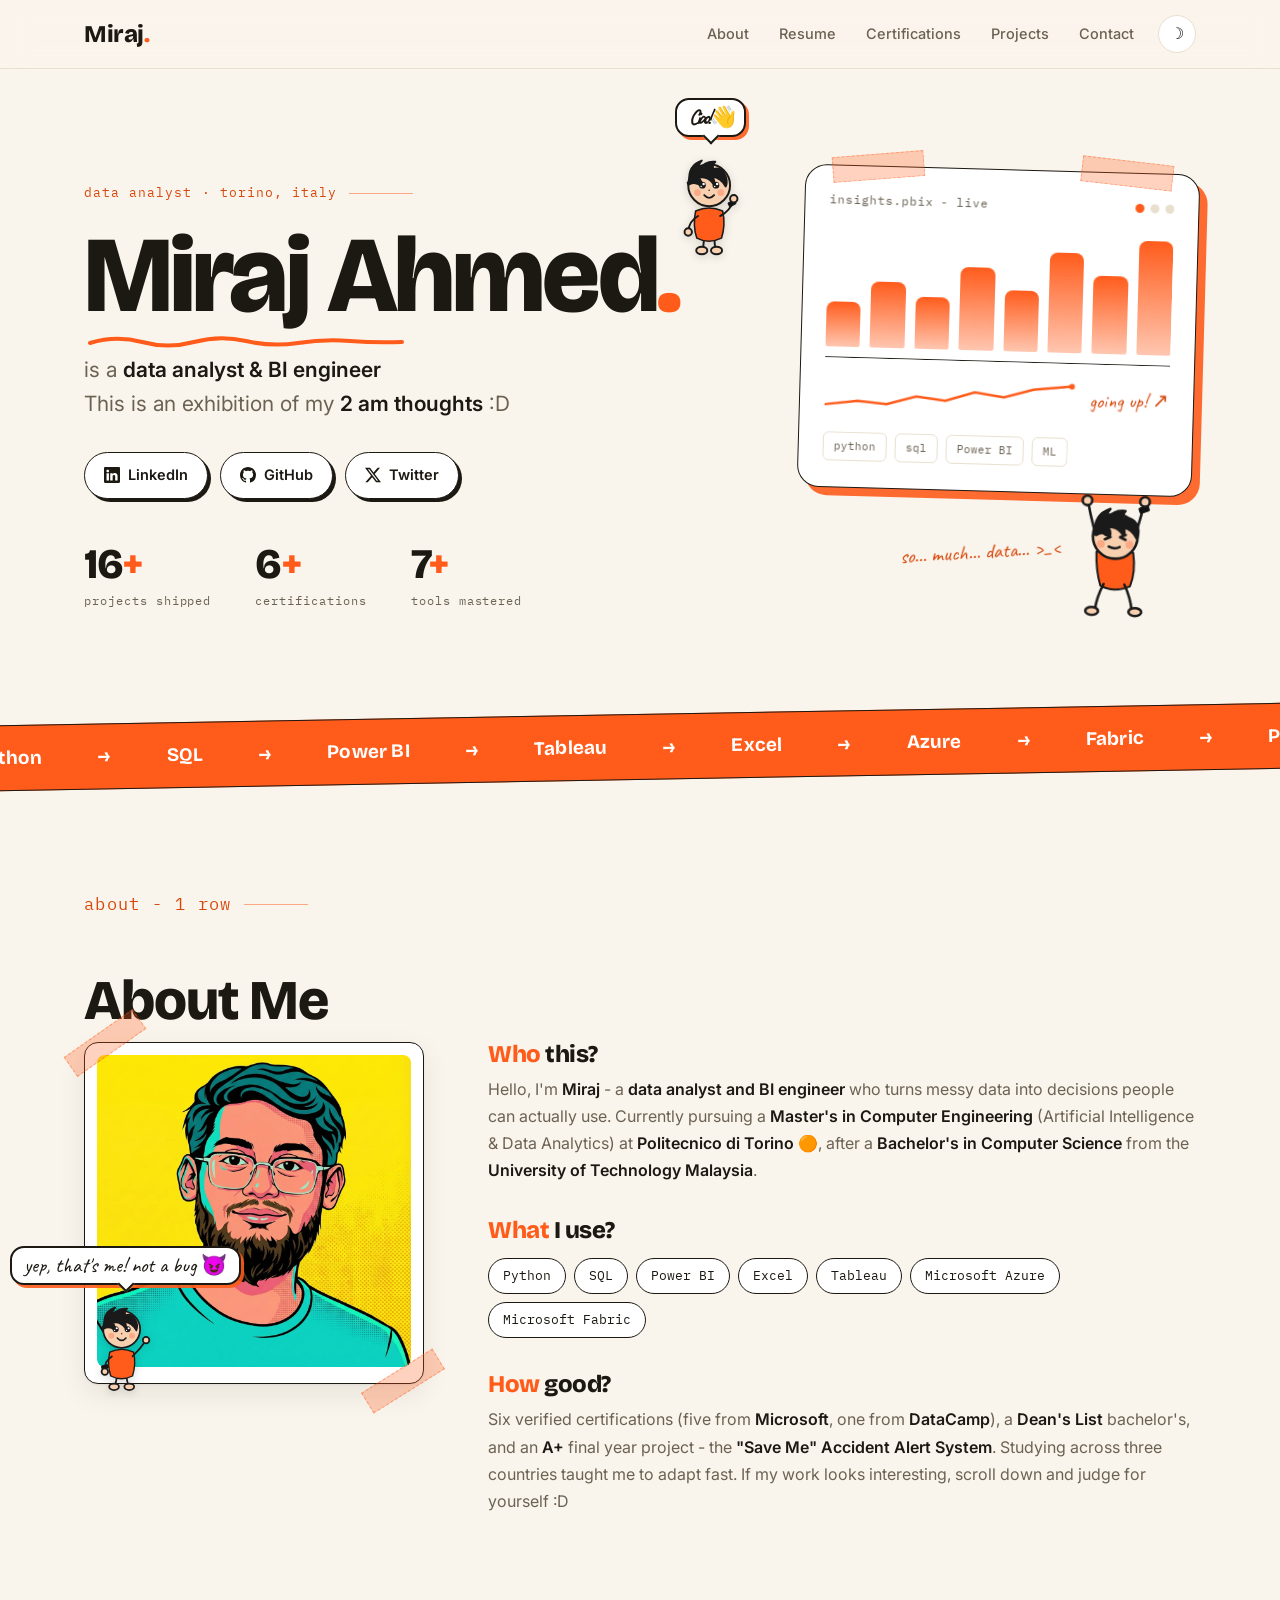
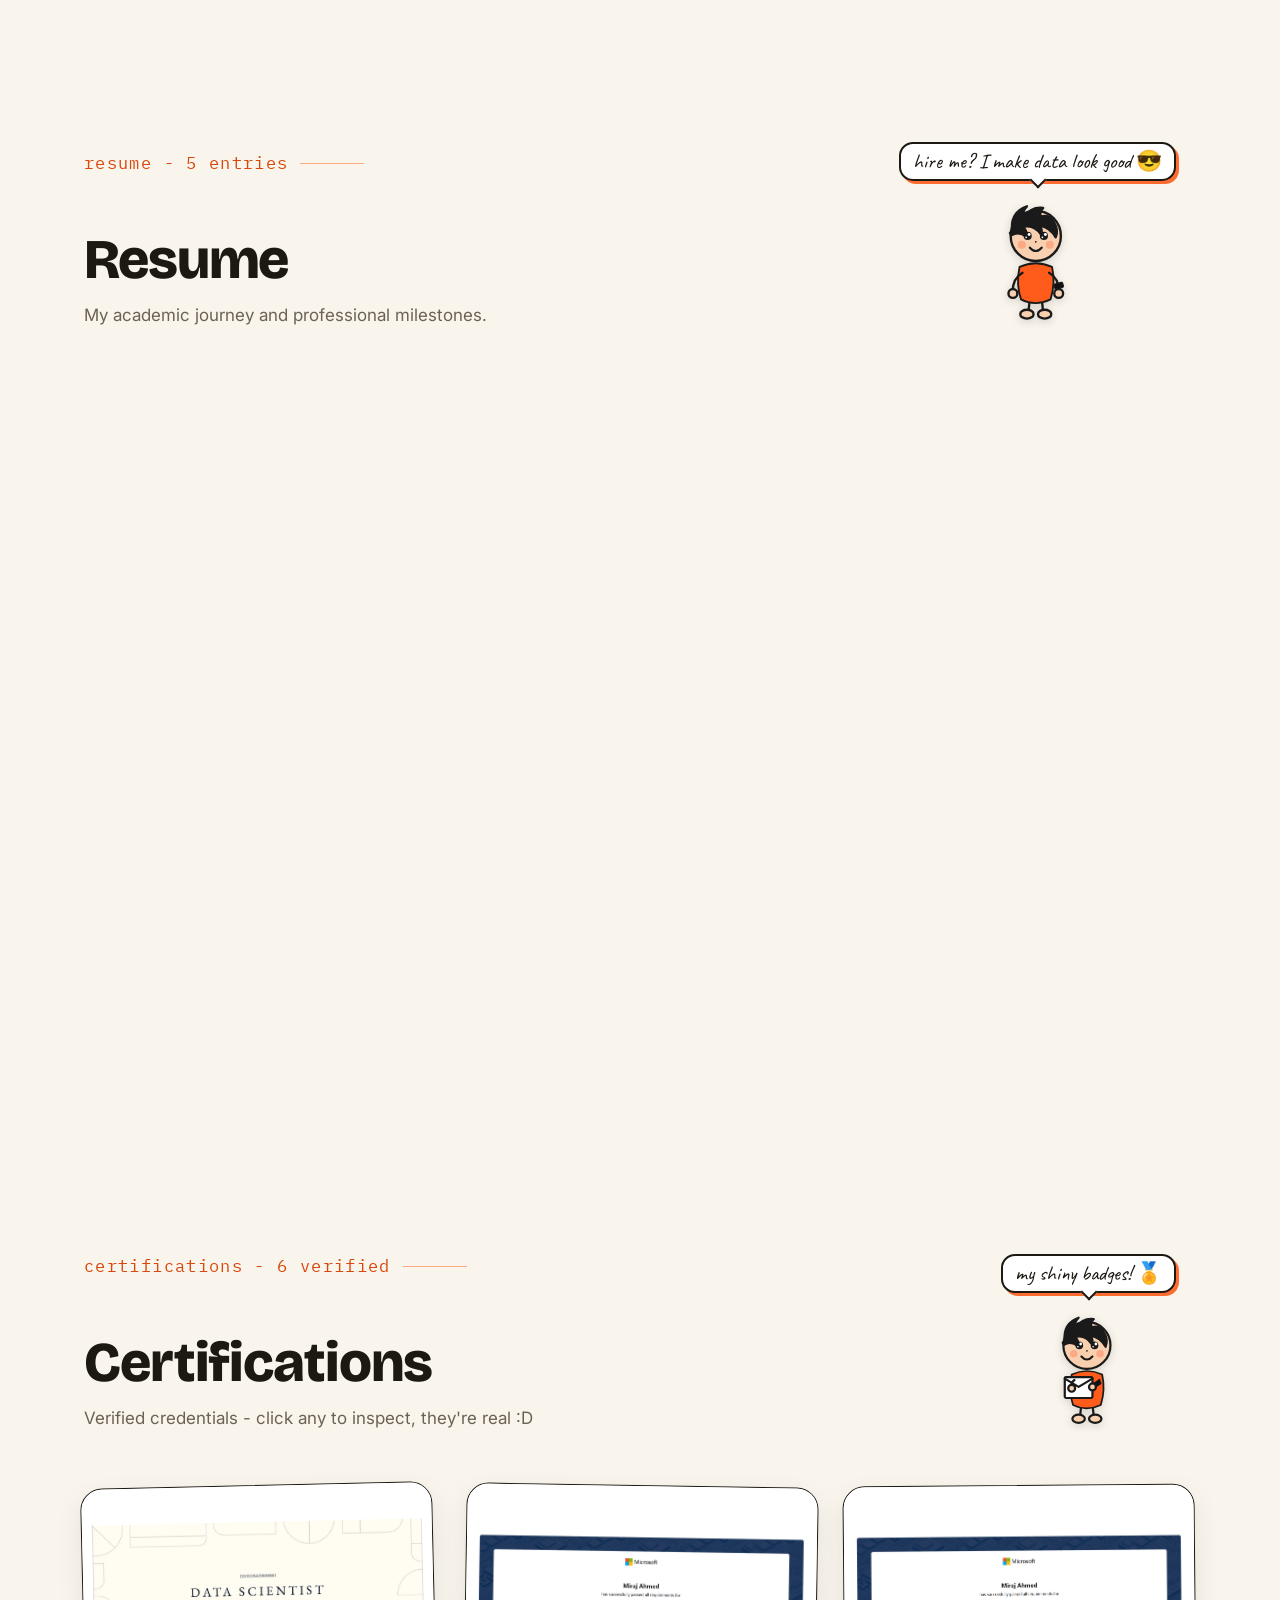
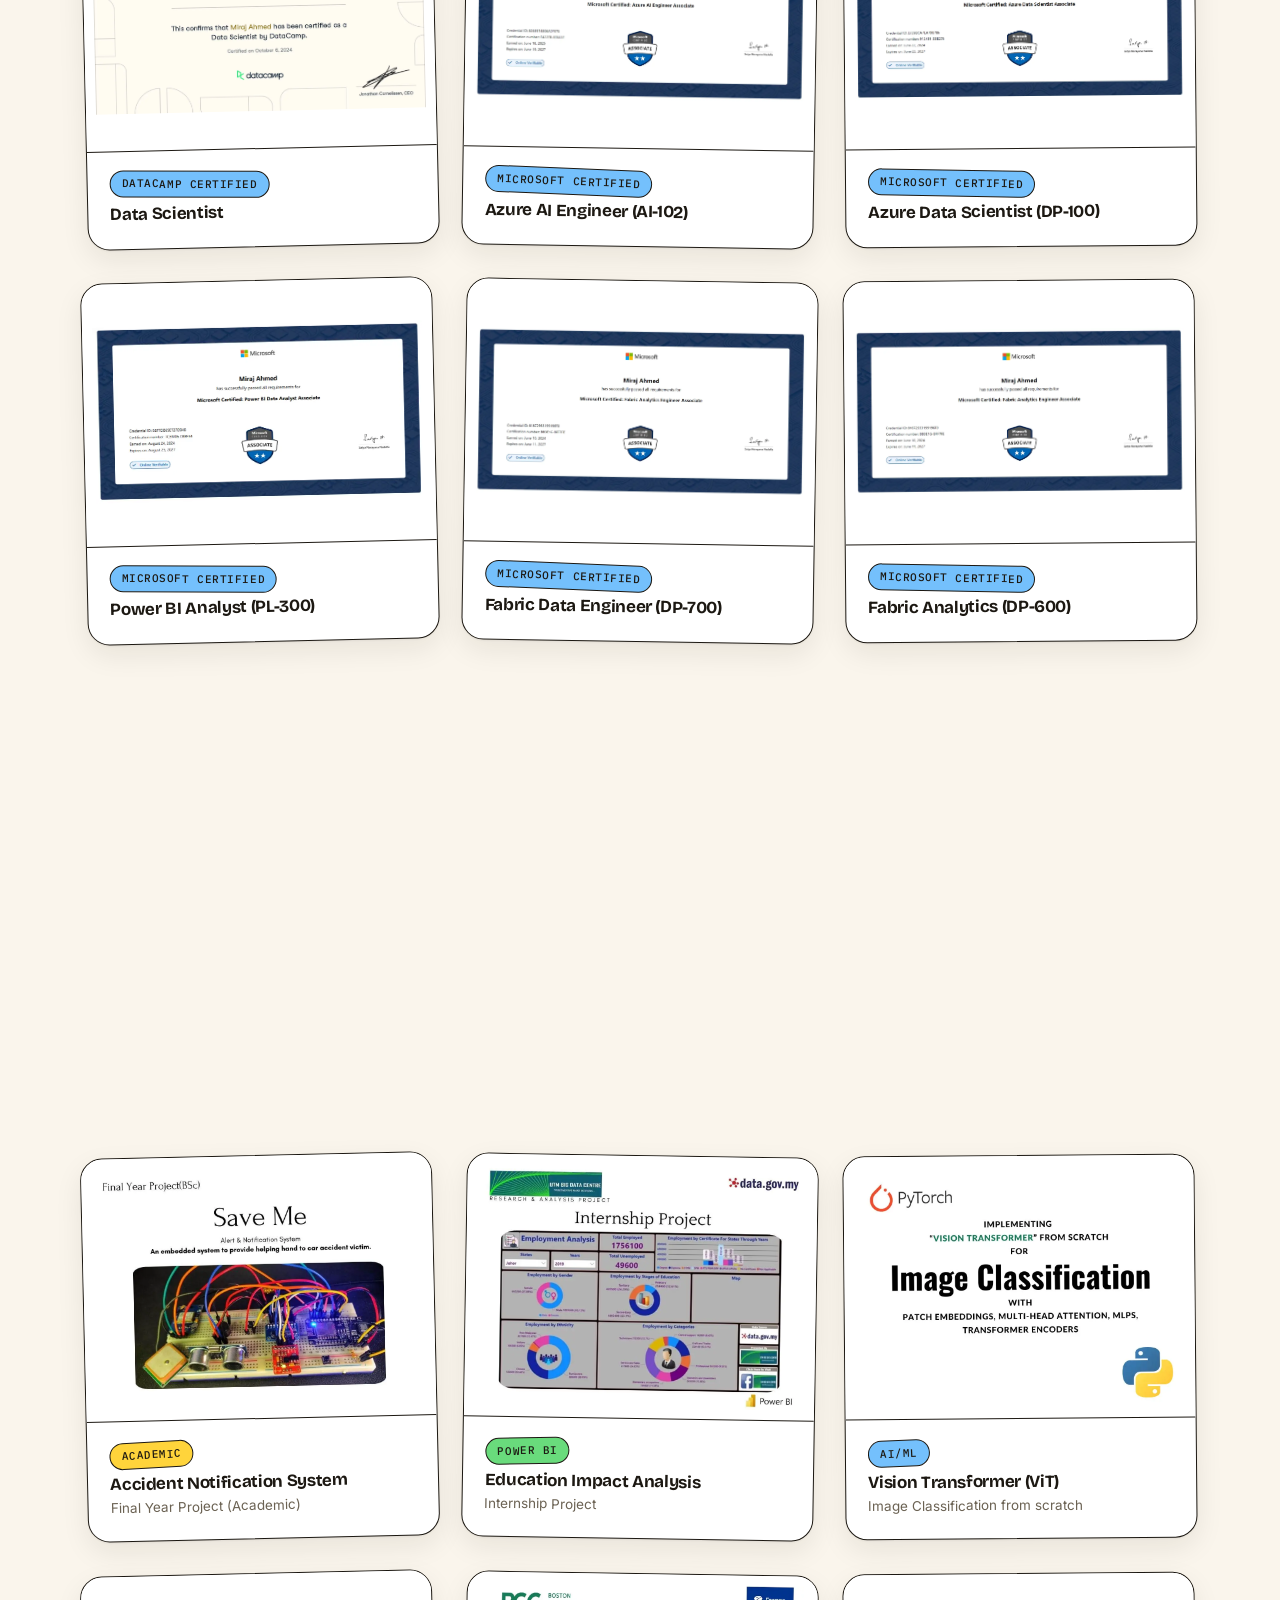
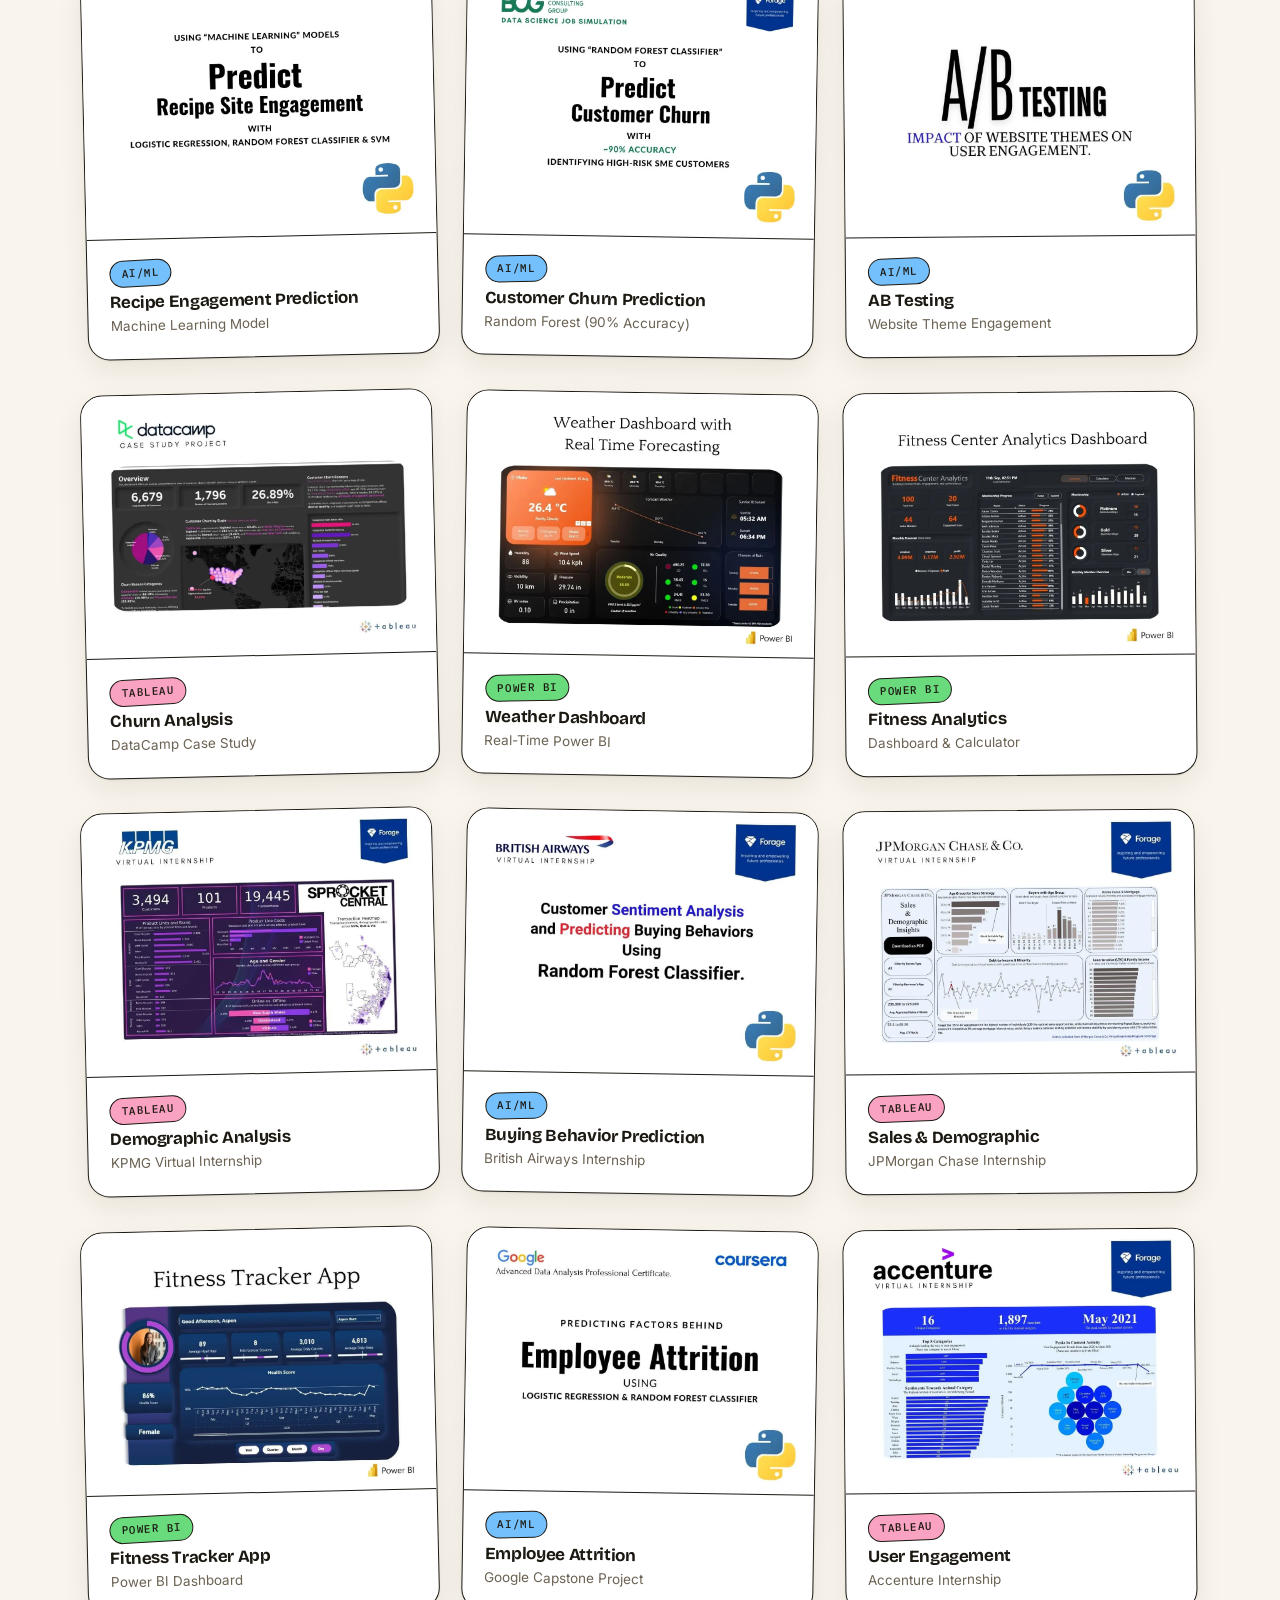
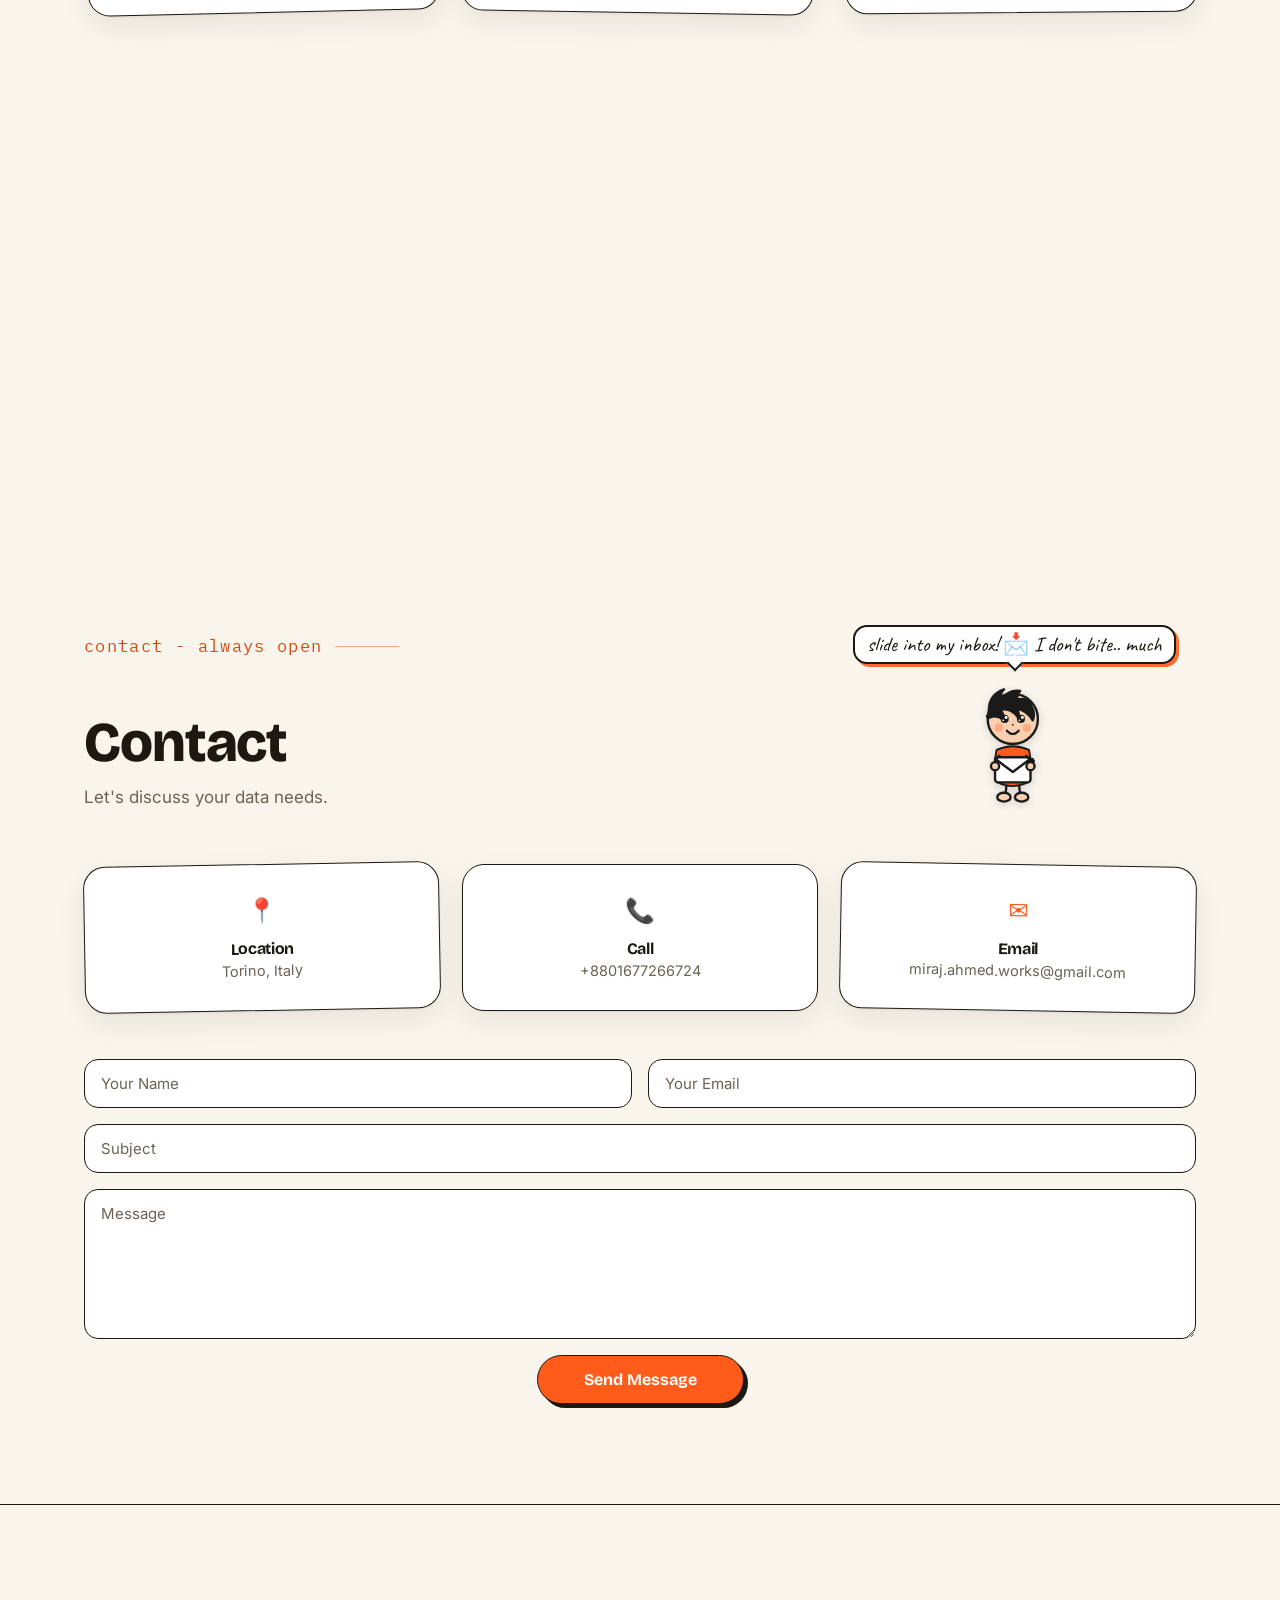
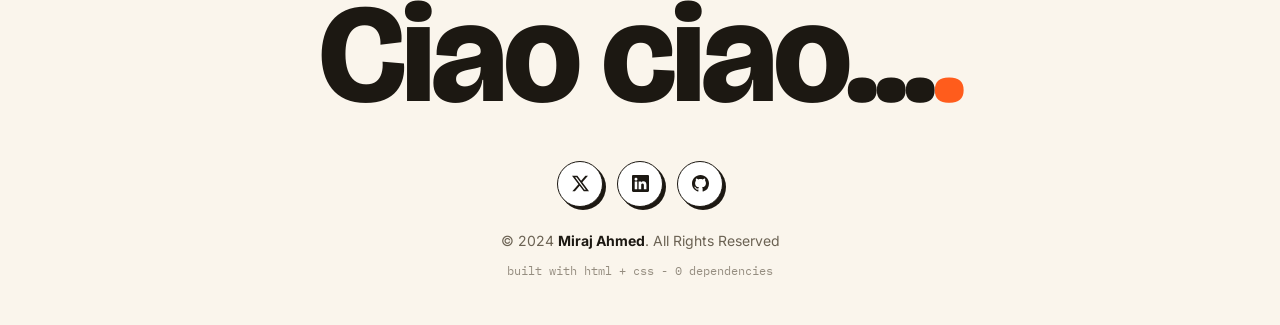
<file: index.html>
<!DOCTYPE html>
<html lang="en">

<head>
  <meta charset="utf-8">
  <meta content="width=device-width, initial-scale=1.0" name="viewport">
  <title>Miraj Ahmed | Data Analyst</title>
  <meta content="Miraj Ahmed is a data analyst based in Torino — this is an exhibition of his dashboards, models and experiments." name="description">
  <meta content="Data Analyst, Power BI, Python, SQL, Tableau" name="keywords">

  <link href="img/M.webp" rel="icon">
  <link href="img/logo.png" rel="apple-touch-icon">

  <link rel="preconnect" href="https://fonts.googleapis.com">
  <link rel="preconnect" href="https://fonts.gstatic.com" crossorigin>
  <link href="https://fonts.googleapis.com/css2?family=Bricolage+Grotesque:opsz,wght@12..96,400..800&family=Caveat:wght@500;600&family=Inter:wght@400;500;600&family=IBM+Plex+Mono:wght@400;500&display=swap" rel="stylesheet">

  <link href="assets/css/home.css" rel="stylesheet">

  <script>
    (function () {
      var t = localStorage.getItem("theme") ||
        (window.matchMedia("(prefers-color-scheme: dark)").matches ? "dark" : "light");
      document.documentElement.setAttribute("data-theme", t);
    })();
  </script>
</head>

<body>

  <header class="site-header">
    <div class="wrap">
      <a href="index.html" class="logo">Miraj<span>.</span></a>

      <nav class="nav" aria-label="Main navigation">
        <a href="#about">About</a>
        <a href="#resume">Resume</a>
        <a href="#certifications">Certifications</a>
        <a href="#portfolio">Projects</a>
        <a href="#contact">Contact</a>
        <button class="theme-toggle" id="themeToggle" title="Toggle dark mode" aria-label="Toggle dark mode">
          <span class="icon-moon">&#9789;</span>
          <span class="icon-sun">&#9728;</span>
        </button>
      </nav>
    </div>
  </header>

  <main>

    <section class="hero" id="top">
      <div class="wrap">

        <div class="hero-copy">
          <p class="data-label">data analyst &middot; torino, italy</p>

          <h1>
            <span class="name-wrap">Miraj Ahmed<span class="dot">.</span>
            
            <div class="mascot-wrapper" style="right: -60px; top: -120px;">
              <span class="kid-say k-late">Ciao! &#128075;</span>
              <svg class="kid" viewBox="0 0 130 180" width="80" aria-hidden="true">
                <path class="ln" d="M54 138 L52 158"/><path class="ln" d="M70 138 L72 158"/>
                <ellipse class="ln skin" cx="50" cy="160" rx="9" ry="6"/>
                <ellipse class="ln skin" cx="74" cy="160" rx="9" ry="6"/>
                <path class="ln shirt" d="M40 96 q22 -10 44 0 q5 22 -2 44 q-21 10 -40 0 q-7 -20 -2 -44z"/>
                <path class="ln" d="M44 104 q-14 8 -16 24"/><circle class="ln skin" cx="28" cy="130" r="6"/>
                <g class="k-wave">
                  <path class="ln" d="M80 104 q16 -8 22 -26"/>
                  <rect class="watch" x="93" y="80" width="12" height="7" rx="1.5" transform="rotate(-28 99 83)"/>
                  <circle class="ln skin" cx="102" cy="76" r="6"/>
                </g>
                <circle class="ln skin" cx="62" cy="54" r="34"/>
                <path class="ln hair" d="M30 48 q-3 -26 20 -34 q-7 7 -4 14 q10 -14 26 -12 q-6 6 -3 12 q12 -4 18 8 q6 10 2 20 q-8 -14 -22 -16 q5 7 2 12 q-10 -14 -24 -10 q6 6 4 13 q-10 -8 -20 -2 q-1 0 -2 -3z"/>
                <circle class="eye" cx="51" cy="54" r="5.5"/><circle class="eye" cx="73" cy="54" r="5.5"/>
                <circle class="glint" cx="53" cy="52" r="2"/><circle class="glint" cx="75" cy="52" r="2"/>
                <circle class="glint" cx="49" cy="56" r="1.2"/><circle class="glint" cx="71" cy="56" r="1.2"/>
                <circle class="cheek" cx="43" cy="66" r="5.5"/><circle class="cheek" cx="81" cy="66" r="5.5"/>
                <path class="ln smile" d="M54 70 q8 9 16 0"/>
                <circle class="ln" cx="62" cy="62" r="1.2" style="fill:var(--ink);stroke:none"/>
              </svg>
            </div>
            
            </span>
            <svg class="squiggle" viewBox="0 0 320 16" aria-hidden="true">
              <path d="M4 10 Q 30 2, 56 9 T 108 9 T 160 8 T 212 10 T 264 8 T 316 9" />
            </svg>
          </h1>

          <p class="intro">
            is a <b>data analyst &amp; BI engineer</b>
             <br> This is an exhibition of my <b>2 am thoughts</b> :D
          </p>

          <div class="hero-links">
            <a href="https://www.linkedin.com/in/mirajsym/" target="_blank" rel="noopener" class="chip">
              <svg viewBox="0 0 16 16"><path d="M0 1.146C0 .513.526 0 1.175 0h13.65C15.474 0 16 .513 16 1.146v13.708c0 .633-.526 1.146-1.175 1.146H1.175C.526 16 0 15.487 0 14.854zm4.943 12.248V6.169H2.542v7.225zm-1.2-8.212c.837 0 1.358-.554 1.358-1.248-.015-.709-.52-1.248-1.342-1.248S2.4 3.226 2.4 3.934c0 .694.521 1.248 1.327 1.248zm4.908 8.212V9.359c0-.216.016-.432.08-.586.173-.431.568-.878 1.232-.878.869 0 1.216.662 1.216 1.634v3.865h2.401V9.25c0-2.22-1.184-3.252-2.764-3.252-1.274 0-1.845.7-2.165 1.193v.025h-.016l.016-.025V6.169h-2.4c.03.678 0 7.225 0 7.225z"/></svg>
              LinkedIn
            </a>
            <a href="https://github.com/mirajSYM02" target="_blank" rel="noopener" class="chip">
              <svg viewBox="0 0 16 16"><path d="M8 0C3.58 0 0 3.58 0 8c0 3.54 2.29 6.53 5.47 7.59.4.07.55-.17.55-.38 0-.19-.01-.82-.01-1.49-2.01.37-2.53-.49-2.69-.94-.09-.23-.48-.94-.82-1.13-.28-.15-.68-.52-.01-.53.63-.01 1.08.58 1.23.82.72 1.21 1.87.87 2.33.66.07-.52.28-.87.51-1.07-1.78-.2-3.64-.89-3.64-3.95 0-.87.31-1.59.82-2.15-.08-.2-.36-1.02.08-2.12 0 0 .67-.21 2.2.82.64-.18 1.32-.27 2-.27s1.36.09 2 .27c1.53-1.04 2.2-.82 2.2-.82.44 1.1.16 1.92.08 2.12.51.56.82 1.27.82 2.15 0 3.07-1.87 3.75-3.65 3.95.29.25.54.73.54 1.48 0 1.07-.01 1.93-.01 2.2 0 .21.15.46.55.38A8.01 8.01 0 0 0 16 8c0-4.42-3.58-8-8-8"/></svg>
              GitHub
            </a>
            <a href="https://twitter.com/symanto_" target="_blank" rel="noopener" class="chip">
              <svg viewBox="0 0 16 16"><path d="M12.6.75h2.454l-5.36 6.142L16 15.25h-4.937l-3.867-5.07-4.425 5.07H.316l5.733-6.57L0 .75h5.063l3.495 4.633L12.601.75Zm-.86 13.028h1.36L4.323 2.145H2.865z"/></svg>
              Twitter
            </a>
          </div>

          <div class="kpis">
            <div class="kpi">
              <div class="num"><span data-count="16">0</span><em>+</em></div>
              <div class="lbl">projects shipped</div>
            </div>
            <div class="kpi">
              <div class="num"><span data-count="6">0</span><em>+</em></div>
              <div class="lbl">certifications</div>
            </div>
            <div class="kpi">
              <div class="num"><span data-count="7">0</span><em>+</em></div>
              <div class="lbl">tools mastered</div>
            </div>
          </div>
        </div>

        <div class="hero-panel" aria-hidden="true">
          <div class="panel-head">
            <span class="panel-title">insights.pbix - live</span>
            <span class="dots"><i></i><i></i><i></i></span>
          </div>

          <div class="bars">
            <i style="--h:38%"></i>
            <i style="--h:56%"></i>
            <i style="--h:44%"></i>
            <i style="--h:70%"></i>
            <i style="--h:52%"></i>
            <i style="--h:84%"></i>
            <i style="--h:66%"></i>
            <i style="--h:96%"></i>
          </div>

          <div class="panel-spark">
            <svg viewBox="0 0 300 40">
              <path d="M2 33 L40 28 L75 31 L110 21 L145 25 L180 14 L215 19 L250 9 L296 4" />
              <circle cx="296" cy="4" r="3.5" />
            </svg>
            <span class="delta">going up! &#8599;</span>
          </div>

          <div class="panel-legend">
            <span>python</span>
            <span>sql</span>
            <span>Power BI</span>
            <span>ML</span>
          </div>

          <svg class="kid doodle-boy" viewBox="0 0 130 150" aria-hidden="true">
            <path class="ln" d="M48 70 Q 36 38 30 8"/><circle class="ln skin" cx="29" cy="6" r="6"/>
            <path class="ln" d="M82 70 Q 94 38 100 8"/>
            <rect class="watch" x="94" y="12" width="12" height="7" rx="1.5" transform="rotate(-20 100 15)"/>
            <circle class="ln skin" cx="101" cy="6" r="6"/>
            <path class="ln shirt" d="M42 70 q23 -10 46 0 q4 24 -3 42 q-20 9 -37 0 q-6 -18 -6 -42z"/>
            <path class="ln" d="M52 110 Q 44 126 42 142"/><path class="ln" d="M78 110 Q 86 126 88 142"/>
            <ellipse class="ln skin" cx="38" cy="144" rx="8" ry="5"/>
            <ellipse class="ln skin" cx="92" cy="144" rx="8" ry="5"/>
            <circle class="ln skin" cx="65" cy="50" r="28"/>
            <path class="ln hair" d="M40 46 q-3 -22 18 -30 q-6 6 -3 12 q8 -12 22 -10 q-5 5 -2 10 q10 -3 16 6 q5 9 1 18 q-6 -12 -18 -14 q4 6 1 10 q-9 -12 -20 -9 q5 5 3 11 q-9 -7 -17 -1 q-1 0 -2 -3z"/>
            <path class="ln eye-squeeze" d="M52 48 l7 3 l-7 3"/><path class="ln eye-squeeze" d="M78 48 l-7 3 l7 3"/>
            <circle class="cheek" cx="47" cy="60" r="5"/><circle class="cheek" cx="83" cy="60" r="5"/>
            <path class="ln smile" d="M57 63 q8 4 14 0"/>
            <path class="ln sweat s1" d="M40 28 q-3 5 0 7 q3 -2 0 -7"/>
            <path class="ln sweat s2" d="M90 26 q3 5 0 7 q-3 -2 0 -7"/>
          </svg>
          <span class="hand strain-label">so... much... data... &gt;_&lt;</span>
        </div>

      </div>
    </section>

    <div class="marquee" aria-hidden="true">
      <div class="marquee-track">
        <span>Python</span><span>SQL</span><span>Power BI</span><span>Tableau</span><span>Excel</span><span>Azure</span><span>Fabric</span>
        <span>Python</span><span>SQL</span><span>Power BI</span><span>Tableau</span><span>Excel</span><span>Azure</span><span>Fabric</span>
        <span>Python</span><span>SQL</span><span>Power BI</span><span>Tableau</span><span>Excel</span><span>Azure</span><span>Fabric</span>
        <span>Python</span><span>SQL</span><span>Power BI</span><span>Tableau</span><span>Excel</span><span>Azure</span><span>Fabric</span>
      </div>
    </div>

    <section id="about">
      <div class="wrap">
        <div class="section-title reveal">
          <p class="data-label">about - 1 row</p>
          <h2>About Me</h2>
        </div>

        <div class="about-grid">
          <div class="about-photo reveal">
            <img src="img/profile-img.webp" alt="Portrait of Miraj Ahmed">
            
            <div class="mascot-wrapper" style="left: -75px; bottom: -15px; z-index: 20;">
              <span class="kid-say k-late">yep, that's me! not a bug &#128520;</span>
              <svg class="kid" viewBox="0 0 140 180" width="76" aria-hidden="true">
                <path class="ln" d="M54 138 L50 158"/><path class="ln" d="M70 138 L74 158"/>
                <ellipse class="ln skin" cx="48" cy="160" rx="9" ry="6"/>
                <ellipse class="ln skin" cx="76" cy="160" rx="9" ry="6"/>
                <path class="ln shirt" d="M40 96 q22 -10 44 0 q5 22 -2 44 q-21 10 -40 0 q-7 -20 -2 -44z"/>
                <path class="ln" d="M82 104 q 15 -15 25 -30"/>
                <circle class="ln skin" cx="107" cy="74" r="6"/>
                <path class="ln" d="M44 104 q -14 8 -13 26"/>
                <rect class="watch" x="25" y="120" width="12" height="7" rx="1.5" transform="rotate(-15 31 123)"/>
                <circle class="ln skin" cx="31" cy="132" r="6"/>
                
                <circle class="ln skin" cx="62" cy="54" r="34"/>
                <path class="ln hair" d="M30 48 q-3 -26 20 -34 q-7 7 -4 14 q10 -14 26 -12 q-6 6 -3 12 q12 -4 18 8 q6 10 2 20 q-8 -14 -22 -16 q5 7 2 12 q-10 -14 -24 -10 q6 6 4 13 q-10 -8 -20 -2 q-1 0 -2 -3z"/>
                <circle class="eye" cx="51" cy="54" r="5.5"/><circle class="eye" cx="73" cy="54" r="5.5"/>
                <circle class="glint" cx="53" cy="52" r="2"/><circle class="glint" cx="75" cy="52" r="2"/>
                <circle class="glint" cx="49" cy="56" r="1.2"/><circle class="glint" cx="71" cy="56" r="1.2"/>
                <circle class="cheek" cx="43" cy="66" r="5.5"/><circle class="cheek" cx="81" cy="66" r="5.5"/>
                <path class="ln smile" d="M54 70 q8 9 16 0"/>
                <circle class="ln" cx="62" cy="62" r="1.2" style="fill:var(--ink);stroke:none"/>
              </svg>
            </div>
            
          </div>

          <div class="about-text reveal" data-delay="1">

            <div class="qa-block">
              <h3><span class="q">Who</span> this?</h3>
              <p>
                Hello, I'm <b>Miraj</b> - a <b>data analyst and BI engineer</b> who turns messy data into
                decisions people can actually use. Currently pursuing a <b>Master's in Computer Engineering</b>
                (Artificial Intelligence &amp; Data Analytics) at <b>Politecnico di Torino</b> 🟠, after a
                <b>Bachelor's in Computer Science</b> from the <b>University of Technology Malaysia</b>.
              </p>
            </div>

            <div class="qa-block">
              <h3><span class="q">What</span> I use?</h3>
              <div class="skills">
                <span class="skill-tag">Python</span>
                <span class="skill-tag">SQL</span>
                <span class="skill-tag">Power BI</span>
                <span class="skill-tag">Excel</span>
                <span class="skill-tag">Tableau</span>
                <span class="skill-tag">Microsoft Azure</span>
                <span class="skill-tag">Microsoft Fabric</span>
              </div>
            </div>

            <div class="qa-block">
              <h3><span class="q">How</span> good?</h3>
              <p>
                Six verified certifications (five from <b>Microsoft</b>, one from <b>DataCamp</b>), a <b>Dean's
                List</b> bachelor's, and an <b>A+</b> final year project - the
                <b>"Save Me" Accident Alert System</b>. Studying across three countries taught me to adapt fast.
                If my work looks interesting, scroll down and judge for yourself :D
              </p>
            </div>

          </div>
        </div>
      </div>
    </section>

    <section id="resume">
      <div class="wrap">
        <div class="section-title reveal">
          <p class="data-label">resume - 5 entries</p>
          <h2>Resume</h2>
          <p>My academic journey and professional milestones.</p>
          
          <div class="mascot-wrapper" style="right: 20px; bottom: 0px;">
            <span class="kid-say k-late">hire me? I make data look good &#128526;</span>
            <svg class="kid" viewBox="0 0 130 180" width="96" aria-hidden="true">
              <path class="ln" d="M54 138 L52 158"/><path class="ln" d="M70 138 L72 158"/>
              <ellipse class="ln skin" cx="50" cy="160" rx="9" ry="6"/>
              <ellipse class="ln skin" cx="74" cy="160" rx="9" ry="6"/>
              <path class="ln shirt" d="M40 96 q22 -10 44 0 q5 22 -2 44 q-21 10 -40 0 q-7 -20 -2 -44z"/>
              <path class="ln" d="M44 104 q-14 8 -13 26"/><circle class="ln skin" cx="31" cy="132" r="6"/>
              <path class="ln" d="M80 104 q14 8 13 26"/>
              <rect class="watch" x="87" y="118" width="12" height="7" rx="1.5" transform="rotate(-15 93 121)"/>
              <circle class="ln skin" cx="93" cy="132" r="6"/>
              
              <circle class="ln skin" cx="62" cy="54" r="34"/>
              <path class="ln hair" d="M30 48 q-3 -26 20 -34 q-7 7 -4 14 q10 -14 26 -12 q-6 6 -3 12 q12 -4 18 8 q6 10 2 20 q-8 -14 -22 -16 q5 7 2 12 q-10 -14 -24 -10 q6 6 4 13 q-10 -8 -20 -2 q-1 0 -2 -3z"/>
              <circle class="eye" cx="51" cy="54" r="5.5"/><circle class="eye" cx="73" cy="54" r="5.5"/>
              <circle class="glint" cx="53" cy="52" r="2"/><circle class="glint" cx="75" cy="52" r="2"/>
              <circle class="glint" cx="49" cy="56" r="1.2"/><circle class="glint" cx="71" cy="56" r="1.2"/>
              <circle class="cheek" cx="43" cy="66" r="5.5"/><circle class="cheek" cx="81" cy="66" r="5.5"/>
              <path class="ln smile" d="M54 70 q8 9 16 0"/>
              <circle class="ln" cx="62" cy="62" r="1.2" style="fill:var(--ink);stroke:none"/>
            </svg>
          </div>
          
        </div>

        <div class="resume-grid">

          <div class="resume-col reveal">
            <h3>Education</h3>

            <div class="resume-item">
              <h4>Master of Science in Computer Engineering</h4>
              <span class="when">Present</span>
              <span class="where">Politecnico di Torino, Italy</span>
              <p>Specialization: <strong>Artificial Intelligence &amp; Data Analytics</strong></p>
            </div>

            <div class="resume-item">
              <h4>Bachelor of Computer Science (Software Engineering)</h4>
              <span class="when">2017 &ndash; 2021</span>
              <span class="where">Universiti Teknologi Malaysia</span>
              <p>Dean's List Recipient. Obtained <strong>A+</strong> in Final Year Project.<br>
                GPA: <strong>3.57, 3.61, 4.00, 3.62</strong> (Final 4 Semesters).</p>
            </div>

            <div class="resume-item">
              <h4>Higher Secondary Certificate (HSC)</h4>
              <span class="when">2013 &ndash; 2014</span>
              <span class="where">Govt. Science College, Dhaka</span>
              <p>Graduated with A+ in all science subjects.</p>
            </div>
          </div>

          <div class="resume-col reveal" data-delay="1">
            <h3>Professional Experience</h3>

            <div class="resume-item">
              <h4>Operations Support (Supply Chain Analysis)</h4>
              <span class="when">Nov 2023 &ndash; Dec 2024</span>
              <span class="where">Raihan Enterprise, Bangladesh</span>
              <ul>
                <li>Assisted in managing inventory and delivery distribution of mineral water and salt.</li>
                <li>Helped supervisor with vendor communications and logistics coordination.</li>
                <li>Maintained records of sales, stock, and shipments to support smooth daily operations.</li>
              </ul>
              <a href="img/portfolio/exp.webp" class="doc-link preview-link" title="Raihan Enterprise Experience Certificate">&#128196; View NOC</a>
            </div>

            <div class="resume-item">
              <h4>Data Analyst (Intern)</h4>
              <span class="when">Oct 2020 &ndash; Feb 2021</span>
              <span class="where">UTM Big Data Centre</span>
              <ul>
                <li>Collaborated to research "The impact of education on employment in Malaysia".</li>
                <li>Cleaned and preprocessed complex datasets ensuring high accuracy.</li>
                <li>Built interactive visual reports and derived trends using <strong>Power BI</strong>.</li>
                <li>Authored a comprehensive report summarizing findings for stakeholders.</li>
              </ul>
              <a href="img/portfolio/internship_certificate.webp" class="doc-link preview-link" title="Internship Certificate">&#128196; View Certificate</a>
            </div>
          </div>

        </div>
      </div>
    </section>

    <section id="certifications">
      <div class="wrap">
        <div class="section-title reveal">
          <p class="data-label">certifications - 6 verified</p>
          <h2>Certifications</h2>
          <p>Verified credentials - click any to inspect, they're real :D</p>
          
          <div class="mascot-wrapper" style="right: 20px; bottom: 0px;">
            <span class="kid-say k-late">my shiny badges! &#127941;</span>
            <svg class="kid" viewBox="0 0 130 180" width="90" aria-hidden="true">
              <path class="ln" d="M54 138 L52 158"/><path class="ln" d="M70 138 L72 158"/>
              <ellipse class="ln skin" cx="50" cy="160" rx="9" ry="6"/>
              <ellipse class="ln skin" cx="74" cy="160" rx="9" ry="6"/>
              <path class="ln shirt" d="M40 96 q22 -10 44 0 q5 22 -2 44 q-21 10 -40 0 q-7 -20 -2 -44z"/>
              <rect class="ln env" x="30" y="100" width="40" height="30" rx="2"/>
              <path class="ln" d="M30 102 L50 114 L70 102"/>
              <path class="ln" d="M44 104 q-6 4 -4 10"/><circle class="ln skin" cx="40" cy="116" r="5"/>
              <path class="ln" d="M80 104 q-6 6 -10 8"/>
              <rect class="watch" x="72" y="106" width="10" height="6" rx="1.5" transform="rotate(-30 77 109)"/>
              <circle class="ln skin" cx="70" cy="114" r="5"/>
              
              <circle class="ln skin" cx="62" cy="54" r="34"/>
              <path class="ln hair" d="M30 48 q-3 -26 20 -34 q-7 7 -4 14 q10 -14 26 -12 q-6 6 -3 12 q12 -4 18 8 q6 10 2 20 q-8 -14 -22 -16 q5 7 2 12 q-10 -14 -24 -10 q6 6 4 13 q-10 -8 -20 -2 q-1 0 -2 -3z"/>
              <circle class="eye" cx="51" cy="54" r="5.5"/><circle class="eye" cx="73" cy="54" r="5.5"/>
              <circle class="glint" cx="53" cy="52" r="2"/><circle class="glint" cx="75" cy="52" r="2"/>
              <circle class="glint" cx="49" cy="56" r="1.2"/><circle class="glint" cx="71" cy="56" r="1.2"/>
              <circle class="cheek" cx="43" cy="66" r="5.5"/><circle class="cheek" cx="81" cy="66" r="5.5"/>
              <path class="ln smile" d="M54 70 q8 9 16 0"/>
              <circle class="ln" cx="62" cy="62" r="1.2" style="fill:var(--ink);stroke:none"/>
            </svg>
          </div>
          
        </div>

        <div class="card-grid">

          <div class="card reveal">
            <a href="img/portfolio/datacamp.webp" class="card-link preview-link" title="DataCamp Certificate"
              aria-label="View DataCamp certificate"></a>
            <div class="thumb"><img src="img/portfolio/datacamp.webp" alt="DataCamp Data Scientist certificate" loading="lazy"></div>
            <div class="body">
              <span class="tag">DataCamp Certified</span>
              <h4>Data Scientist</h4>
            </div>
          </div>

          <div class="card reveal" data-delay="1">
            <a href="img/portfolio/AI-102.webp" class="card-link preview-link" title="AI-102"
              aria-label="View AI-102 certificate"></a>
            <div class="thumb"><img src="img/portfolio/AI-102.webp" alt="Azure AI Engineer AI-102 certificate" loading="lazy"></div>
            <div class="body">
              <span class="tag">Microsoft Certified</span>
              <h4>Azure AI Engineer (AI-102)</h4>
            </div>
          </div>

          <div class="card reveal" data-delay="2">
            <a href="img/portfolio/DP-100.webp" class="card-link preview-link" title="DP-100"
              aria-label="View DP-100 certificate"></a>
            <div class="thumb"><img src="img/portfolio/DP-100.webp" alt="Azure Data Scientist DP-100 certificate" loading="lazy"></div>
            <div class="body">
              <span class="tag">Microsoft Certified</span>
              <h4>Azure Data Scientist (DP-100)</h4>
            </div>
          </div>

          <div class="card reveal">
            <a href="img/portfolio/PL-300.webp" class="card-link preview-link" title="PL-300"
              aria-label="View PL-300 certificate"></a>
            <div class="thumb"><img src="img/portfolio/PL-300.webp" alt="Power BI Analyst PL-300 certificate" loading="lazy"></div>
            <div class="body">
              <span class="tag">Microsoft Certified</span>
              <h4>Power BI Analyst (PL-300)</h4>
            </div>
          </div>

          <div class="card reveal" data-delay="1">
            <a href="img/portfolio/DP-700.webp" class="card-link preview-link" title="DP-700"
              aria-label="View DP-700 certificate"></a>
            <div class="thumb"><img src="img/portfolio/DP-700.webp" alt="Fabric Data Engineer DP-700 certificate" loading="lazy"></div>
            <div class="body">
              <span class="tag">Microsoft Certified</span>
              <h4>Fabric Data Engineer (DP-700)</h4>
            </div>
          </div>

          <div class="card reveal" data-delay="2">
            <a href="img/portfolio/DP-600.webp" class="card-link preview-link" title="DP-600"
              aria-label="View DP-600 certificate"></a>
            <div class="thumb"><img src="img/portfolio/DP-600.webp" alt="Fabric Analytics DP-600 certificate" loading="lazy"></div>
            <div class="body">
              <span class="tag">Microsoft Certified</span>
              <h4>Fabric Analytics (DP-600)</h4>
            </div>
          </div>

        </div>
      </div>
    </section>

    <section id="portfolio">
      <div class="wrap">
        <div class="section-title reveal">
          <p class="data-label">projects - 16 rows</p>
          <h2>Projects</h2>
          <p>Selected works in Data Science, Analysis &amp; Machine Learning. Pick a wall:</p>
          
          <div class="mascot-wrapper" style="right: 20px; bottom: 0px;">
            <span class="kid-say k-late">my 2AM creations! &#128293;</span>
            <svg class="kid" viewBox="0 0 140 180" width="90" aria-hidden="true">
              <path class="ln" d="M54 138 L52 158"/><path class="ln" d="M70 138 L72 158"/>
              <ellipse class="ln skin" cx="50" cy="160" rx="9" ry="6"/>
              <ellipse class="ln skin" cx="74" cy="160" rx="9" ry="6"/>
              <path class="ln shirt" d="M40 96 q22 -10 44 0 q5 22 -2 44 q-21 10 -40 0 q-7 -20 -2 -44z"/>
              
              <path class="ln" d="M82 104 q16 -4 24 4"/>
              <rect class="watch" x="96" y="102" width="12" height="7" rx="1.5" transform="rotate(-5 102 105)"/>
              <circle class="ln skin" cx="106" cy="110" r="6"/>
              <path class="ln" d="M44 104 q-14 8 -13 24"/><circle class="ln skin" cx="31" cy="130" r="6"/>
              <rect class="watch" x="25" y="118" width="12" height="7" rx="1.5" transform="rotate(-15 31 121)"/>
              
              <circle class="ln skin" cx="62" cy="54" r="34"/>
              
              <path class="ln hair" d="M30 48 q-3 -26 20 -34 q-7 7 -4 14 q10 -14 26 -12 q-6 6 -3 12 q12 -4 18 8 q6 10 2 20 q-8 -14 -22 -16 q5 7 2 12 q-10 -14 -24 -10 q6 6 4 13 q-10 -8 -20 -2 q-1 0 -2 -3z"/>
              
              <path class="ln hat" d="M36 34 q 26 -24 52 0" fill="#e8dfce" stroke="#1a1a1a" stroke-width="3.2"/>
              <path class="ln hat" d="M22 38 q 40 -15 80 0" fill="#e8dfce" stroke="#1a1a1a" stroke-width="3.2" stroke-linecap="round"/>
              
              <circle class="eye" cx="51" cy="54" r="5.5"/><circle class="eye" cx="73" cy="54" r="5.5"/>
              <circle class="glint" cx="53" cy="52" r="2"/><circle class="glint" cx="75" cy="52" r="2"/>
              <circle class="glint" cx="49" cy="56" r="1.2"/><circle class="glint" cx="71" cy="56" r="1.2"/>
              <circle class="cheek" cx="43" cy="66" r="5.5"/><circle class="cheek" cx="81" cy="66" r="5.5"/>
              <path class="ln smile" d="M54 70 q8 9 16 0"/>
              <circle class="ln" cx="62" cy="62" r="1.2" style="fill:var(--ink);stroke:none"/>
            </svg>
          </div>
          
        </div>

        <div class="filters reveal" id="filters" role="group" aria-label="Filter projects">
          <button class="active" data-filter="all">All</button>
          <button data-filter="academic">Academic</button>
          <button data-filter="python">AI/ML</button>
          <button data-filter="tableau">Tableau</button>
          <button data-filter="powerbi">Power BI</button>
        </div>

        <div class="card-grid" id="projectGrid">

          <div class="card project-item reveal" data-cat="academic">
            <a href="fyp.html" target="_blank" class="card-link" aria-label="Accident Notification System case study"></a>
            <div class="thumb"><img src="img/portfolio/fyp_cover.webp" alt="Accident Notification System" loading="lazy"></div>
            <div class="body">
              <span class="tag">Academic</span>
              <h4>Accident Notification System</h4>
              <p class="sub">Final Year Project (Academic)</p>
            </div>
          </div>

          <div class="card project-item reveal" data-cat="powerbi" data-delay="1">
            <a href="internship.html" target="_blank" class="card-link" aria-label="Education Impact Analysis case study"></a>
            <div class="thumb"><img src="img/portfolio/internship_cover.webp" alt="Education Impact Analysis" loading="lazy"></div>
            <div class="body">
              <span class="tag">Power BI</span>
              <h4>Education Impact Analysis</h4>
              <p class="sub">Internship Project</p>
            </div>
          </div>

          <div class="card project-item reveal" data-cat="python" data-delay="2">
            <a href="https://colab.research.google.com/drive/1LJVhKhEURppX0q6lu1ScFajFdnImXv4M?usp=sharing"
              target="_blank" rel="noopener" class="card-link" aria-label="Vision Transformer notebook"></a>
            <div class="thumb"><img src="img/portfolio/vit_project.webp" alt="Vision Transformer project" loading="lazy"></div>
            <div class="body">
              <span class="tag">AI/ML</span>
              <h4>Vision Transformer (ViT)</h4>
              <p class="sub">Image Classification from scratch</p>
            </div>
          </div>

          <div class="card project-item reveal" data-cat="python">
            <a href="https://www.datacamp.com/datalab/w/d299df23-ccb3-4604-b282-6e2dfb450924/edit" target="_blank"
              rel="noopener" class="card-link" aria-label="Recipe Engagement Prediction notebook"></a>
            <div class="thumb"><img src="img/portfolio/recipe_site.webp" alt="Recipe Engagement Prediction" loading="lazy"></div>
            <div class="body">
              <span class="tag">AI/ML</span>
              <h4>Recipe Engagement Prediction</h4>
              <p class="sub">Machine Learning Model</p>
            </div>
          </div>

          <div class="card project-item reveal" data-cat="python" data-delay="1">
            <a href="bcg_customer_churn.html" target="_blank" class="card-link" aria-label="BCG Customer Churn case study"></a>
            <div class="thumb"><img src="img/portfolio/bcg_project.webp" alt="BCG Customer Churn Prediction" loading="lazy"></div>
            <div class="body">
              <span class="tag">AI/ML</span>
              <h4>Customer Churn Prediction</h4>
              <p class="sub">Random Forest (90% Accuracy)</p>
            </div>
          </div>

          <div class="card project-item reveal" data-cat="python" data-delay="2">
            <a href="ab_testing.html" target="_blank" class="card-link" aria-label="A/B Testing case study"></a>
            <div class="thumb"><img src="img/portfolio/ab_testing_cover.webp" alt="A/B Testing project" loading="lazy"></div>
            <div class="body">
              <span class="tag">AI/ML</span>
              <h4>AB Testing</h4>
              <p class="sub">Website Theme Engagement</p>
            </div>
          </div>

          <div class="card project-item reveal" data-cat="tableau">
            <a href="datacamp.html" target="_blank" class="card-link" aria-label="Churn Analysis case study"></a>
            <div class="thumb"><img src="img/portfolio/datacamp_cover.webp" alt="Churn Analysis Tableau case study" loading="lazy"></div>
            <div class="body">
              <span class="tag">Tableau</span>
              <h4>Churn Analysis</h4>
              <p class="sub">DataCamp Case Study</p>
            </div>
          </div>

          <div class="card project-item reveal" data-cat="powerbi" data-delay="1">
            <a href="weather_dashboard.html" target="_blank" class="card-link" aria-label="Weather Dashboard case study"></a>
            <div class="thumb"><img src="img/portfolio/weather_dashboard_cover.webp" alt="Weather Dashboard" loading="lazy"></div>
            <div class="body">
              <span class="tag">Power BI</span>
              <h4>Weather Dashboard</h4>
              <p class="sub">Real-Time Power BI</p>
            </div>
          </div>

          <div class="card project-item reveal" data-cat="powerbi" data-delay="2">
            <a href="fitness_dashboard.html" target="_blank" class="card-link" aria-label="Fitness Analytics case study"></a>
            <div class="thumb"><img src="img/portfolio/fitness_dashboard.webp" alt="Fitness Analytics dashboard" loading="lazy"></div>
            <div class="body">
              <span class="tag">Power BI</span>
              <h4>Fitness Analytics</h4>
              <p class="sub">Dashboard &amp; Calculator</p>
            </div>
          </div>

          <div class="card project-item reveal" data-cat="tableau">
            <a href="kpmg.html" target="_blank" class="card-link" aria-label="KPMG Demographic Analysis case study"></a>
            <div class="thumb"><img src="img/portfolio/kpmg_cover.webp" alt="KPMG Demographic Analysis" loading="lazy"></div>
            <div class="body">
              <span class="tag">Tableau</span>
              <h4>Demographic Analysis</h4>
              <p class="sub">KPMG Virtual Internship</p>
            </div>
          </div>

          <div class="card project-item reveal" data-cat="python" data-delay="1">
            <a href="british_airways.html" target="_blank" class="card-link" aria-label="British Airways case study"></a>
            <div class="thumb"><img src="img/portfolio/british_airways_cover.webp" alt="British Airways Buying Behavior Prediction" loading="lazy"></div>
            <div class="body">
              <span class="tag">AI/ML</span>
              <h4>Buying Behavior Prediction</h4>
              <p class="sub">British Airways Internship</p>
            </div>
          </div>

          <div class="card project-item reveal" data-cat="tableau" data-delay="2">
            <a href="jpmorgan.html" target="_blank" class="card-link" aria-label="JPMorgan Chase case study"></a>
            <div class="thumb"><img src="img/portfolio/jpmorgan_cover.webp" alt="JPMorgan Sales and Demographic analysis" loading="lazy"></div>
            <div class="body">
              <span class="tag">Tableau</span>
              <h4>Sales &amp; Demographic</h4>
              <p class="sub">JPMorgan Chase Internship</p>
            </div>
          </div>

          <div class="card project-item reveal" data-cat="powerbi">
            <a href="fitness_tracker.html" target="_blank" class="card-link" aria-label="Fitness Tracker App case study"></a>
            <div class="thumb"><img src="img/portfolio/app_cover.webp" alt="Fitness Tracker App dashboard" loading="lazy"></div>
            <div class="body">
              <span class="tag">Power BI</span>
              <h4>Fitness Tracker App</h4>
              <p class="sub">Power BI Dashboard</p>
            </div>
          </div>

          <div class="card project-item reveal" data-cat="python" data-delay="1">
            <a href="attrition.html" target="_blank" class="card-link" aria-label="Employee Attrition case study"></a>
            <div class="thumb"><img src="img/portfolio/google_cover.webp" alt="Employee Attrition prediction" loading="lazy"></div>
            <div class="body">
              <span class="tag">AI/ML</span>
              <h4>Employee Attrition</h4>
              <p class="sub">Google Capstone Project</p>
            </div>
          </div>

          <div class="card project-item reveal" data-cat="tableau" data-delay="2">
            <a href="accenture.html" target="_blank" class="card-link" aria-label="Accenture User Engagement case study"></a>
            <div class="thumb"><img src="img/portfolio/accenture_cover.webp" alt="Accenture User Engagement analysis" loading="lazy"></div>
            <div class="body">
              <span class="tag">Tableau</span>
              <h4>User Engagement</h4>
              <p class="sub">Accenture Internship</p>
            </div>
          </div>

          <div class="card project-item reveal" data-cat="python">
            <a href="imdb.html" target="_blank" class="card-link" aria-label="IMDB EDA case study"></a>
            <div class="thumb"><img src="img/portfolio/imdb__cover.webp" alt="IMDB exploratory data analysis" loading="lazy"></div>
            <div class="body">
              <span class="tag">AI/ML</span>
              <h4>IMDB EDA</h4>
              <p class="sub">Exploratory Data Analysis</p>
            </div>
          </div>

        </div>
      </div>
    </section>

    <section id="contact">
      <div class="wrap">
        <div class="section-title reveal">
          <p class="data-label">contact - always open</p>
          <h2>Contact</h2>
          <p>Let's discuss your data needs.</p>
          
          <div class="mascot-wrapper" style="right: 20px; bottom: 0px;">
            <span class="kid-say k-late">slide into my inbox! &#128233; I don't bite.. much</span>
            <svg class="kid" viewBox="0 0 130 180" width="96" aria-hidden="true">
              <path class="ln" d="M54 138 L52 158"/><path class="ln" d="M70 138 L72 158"/>
              <ellipse class="ln skin" cx="50" cy="160" rx="9" ry="6"/>
              <ellipse class="ln skin" cx="74" cy="160" rx="9" ry="6"/>
              <path class="ln shirt" d="M40 96 q22 -10 44 0 q5 22 -2 44 q-21 10 -40 0 q-7 -20 -2 -44z"/>
              <rect class="ln env" x="38" y="106" width="48" height="34" rx="4"/>
              <path class="ln" d="M38 108 L62 126 L86 108"/>
              <path class="ln" d="M44 104 q-8 6 -6 12"/><circle class="ln skin" cx="38" cy="118" r="5.5"/>
              <path class="ln" d="M80 104 q8 6 6 12"/>
              <rect class="watch" x="81" y="109" width="10" height="6" rx="1.5" transform="rotate(-30 86 112)"/>
              <circle class="ln skin" cx="86" cy="118" r="5.5"/>
              
              <circle class="ln skin" cx="62" cy="54" r="34"/>
              <path class="ln hair" d="M30 48 q-3 -26 20 -34 q-7 7 -4 14 q10 -14 26 -12 q-6 6 -3 12 q12 -4 18 8 q6 10 2 20 q-8 -14 -22 -16 q5 7 2 12 q-10 -14 -24 -10 q6 6 4 13 q-10 -8 -20 -2 q-1 0 -2 -3z"/>
              <circle class="eye" cx="51" cy="54" r="5.5"/><circle class="eye" cx="73" cy="54" r="5.5"/>
              <circle class="glint" cx="53" cy="52" r="2"/><circle class="glint" cx="75" cy="52" r="2"/>
              <circle class="glint" cx="49" cy="56" r="1.2"/><circle class="glint" cx="71" cy="56" r="1.2"/>
              <circle class="cheek" cx="43" cy="66" r="5.5"/><circle class="cheek" cx="81" cy="66" r="5.5"/>
              <path class="ln smile" d="M54 70 q8 9 16 0"/>
              <circle class="ln" cx="62" cy="62" r="1.2" style="fill:var(--ink);stroke:none"/>
            </svg>
          </div>
          
        </div>

        <div class="contact-info">
          <div class="info-card reveal">
            <div class="glyph">&#128205;</div>
            <h3>Location</h3>
            <p>Torino, Italy</p>
          </div>
          <div class="info-card reveal" data-delay="1">
            <div class="glyph">&#128222;</div>
            <h3>Call</h3>
            <p>+8801677266724</p>
          </div>
          <div class="info-card reveal" data-delay="2">
            <div class="glyph">&#9993;</div>
            <h3>Email</h3>
            <p>miraj.ahmed.works@gmail.com</p>
          </div>
        </div>

        <form class="contact-form reveal" id="contactForm">
          <input type="text" name="name" placeholder="Your Name" required>
          <input type="email" name="email" placeholder="Your Email" required>
          <input type="text" name="subject" class="full" placeholder="Subject" required>
          <textarea name="message" class="full" rows="6" placeholder="Message" required></textarea>
          <button type="submit">Send Message</button>
        </form>
      </div>
    </section>

  </main>

  <footer class="site-footer">
    <div class="wrap">
      <p class="big-bye">Ciao ciao...<em>.</em></p>

      <div class="mascot-wrapper" style="right: 25%; top: 10px;">
        <span class="kid-say k-late">thanks for visiting the exhibition :D</span>
        <svg class="kid" viewBox="0 0 130 180" width="88" aria-hidden="true">
          <path class="ln" d="M54 138 L52 158"/><path class="ln" d="M70 138 L72 158"/>
          <ellipse class="ln skin" cx="50" cy="160" rx="9" ry="6"/>
          <ellipse class="ln skin" cx="74" cy="160" rx="9" ry="6"/>
          <path class="ln shirt" d="M40 96 q22 -10 44 0 q5 22 -2 44 q-21 10 -40 0 q-7 -20 -2 -44z"/>
          <path class="ln" d="M44 104 q-12 8 -13 24"/><circle class="ln skin" cx="31" cy="130" r="6"/>
          <g class="k-wave">
            <path class="ln" d="M80 104 q16 -8 22 -26"/>
            <rect class="watch" x="93" y="80" width="12" height="7" rx="1.5" transform="rotate(-28 99 83)"/>
            <circle class="ln skin" cx="102" cy="76" r="6"/>
          </g>
          
          <circle class="ln skin" cx="62" cy="54" r="34"/>
          <path class="ln hair" d="M30 48 q-3 -26 20 -34 q-7 7 -4 14 q10 -14 26 -12 q-6 6 -3 12 q12 -4 18 8 q6 10 2 20 q-8 -14 -22 -16 q5 7 2 12 q-10 -14 -24 -10 q6 6 4 13 q-10 -8 -20 -2 q-1 0 -2 -3z"/>
          <circle class="eye" cx="51" cy="54" r="5.5"/><circle class="eye" cx="73" cy="54" r="5.5"/>
          <circle class="glint" cx="53" cy="52" r="2"/><circle class="glint" cx="75" cy="52" r="2"/>
          <circle class="glint" cx="49" cy="56" r="1.2"/><circle class="glint" cx="71" cy="56" r="1.2"/>
          <circle class="cheek" cx="43" cy="66" r="5.5"/><circle class="cheek" cx="81" cy="66" r="5.5"/>
          <path class="ln smile" d="M54 70 q8 9 16 0"/>
          <circle class="ln" cx="62" cy="62" r="1.2" style="fill:var(--ink);stroke:none"/>
        </svg>
      </div>

      <div class="socials">
        <a href="https://twitter.com/symanto_" aria-label="Twitter">
          <svg viewBox="0 0 16 16"><path d="M12.6.75h2.454l-5.36 6.142L16 15.25h-4.937l-3.867-5.07-4.425 5.07H.316l5.733-6.57L0 .75h5.063l3.495 4.633L12.601.75Zm-.86 13.028h1.36L4.323 2.145H2.865z"/></svg>
        </a>
        <a href="https://www.linkedin.com/in/mirajsym/" aria-label="LinkedIn">
          <svg viewBox="0 0 16 16"><path d="M0 1.146C0 .513.526 0 1.175 0h13.65C15.474 0 16 .513 16 1.146v13.708c0 .633-.526 1.146-1.175 1.146H1.175C.526 16 0 15.487 0 14.854zm4.943 12.248V6.169H2.542v7.225zm-1.2-8.212c.837 0 1.358-.554 1.358-1.248-.015-.709-.52-1.248-1.342-1.248S2.4 3.226 2.4 3.934c0 .694.521 1.248 1.327 1.248zm4.908 8.212V9.359c0-.216.016-.432.08-.586.173-.431.568-.878 1.232-.878.869 0 1.216.662 1.216 1.634v3.865h2.401V9.25c0-2.22-1.184-3.252-2.764-3.252-1.274 0-1.845.7-2.165 1.193v.025h-.016l.016-.025V6.169h-2.4c.03.678 0 7.225 0 7.225z"/></svg>
        </a>
        <a href="https://github.com/mirajSYM02" aria-label="GitHub">
          <svg viewBox="0 0 16 16"><path d="M8 0C3.58 0 0 3.58 0 8c0 3.54 2.29 6.53 5.47 7.59.4.07.55-.17.55-.38 0-.19-.01-.82-.01-1.49-2.01.37-2.53-.49-2.69-.94-.09-.23-.48-.94-.82-1.13-.28-.15-.68-.52-.01-.53.63-.01 1.08.58 1.23.82.72 1.21 1.87.87 2.33.66.07-.52.28-.87.51-1.07-1.78-.2-3.64-.89-3.64-3.95 0-.87.31-1.59.82-2.15-.08-.2-.36-1.02.08-2.12 0 0 .67-.21 2.2.82.64-.18 1.32-.27 2-.27s1.36.09 2 .27c1.53-1.04 2.2-.82 2.2-.82.44 1.1.16 1.92.08 2.12.51.56.82 1.27.82 2.15 0 3.07-1.87 3.75-3.65 3.95.29.25.54.73.54 1.48 0 1.07-.01 1.93-.01 2.2 0 .21.15.46.55.38A8.01 8.01 0 0 0 16 8c0-4.42-3.58-8-8-8"/></svg>
        </a>
      </div>

      <p>&copy; 2024 <strong>Miraj Ahmed</strong>. All Rights Reserved</p>
      <p class="mono-sign">built with html + css - 0 dependencies</p>
    </div>
  </footer>

  <a href="#top" class="scroll-top" id="scrollTop" aria-label="Scroll to top">&uarr;</a>

  <div id="imageModal" class="image-modal" role="dialog" aria-modal="true" aria-label="Image preview">
    <button class="close" aria-label="Close preview">&times;</button>
    <img id="modalImg" alt="">
    <div class="caption" id="modalCaption"></div>
  </div>

  <div id="kidPeek" aria-hidden="true">
    <svg class="kid" viewBox="0 0 130 120">
      <path class="ln shirt" d="M36 96 q26 -16 52 0 l0 20 l-52 0 z"/>
      <circle class="ln skin" cx="62" cy="48" r="32"/>
      <path class="ln hair" d="M32 42 q-3 -26 20 -34 q-7 7 -4 14 q10 -14 26 -12 q-6 6 -3 12 q12 -4 18 8 q6 10 2 20 q-8 -14 -22 -16 q5 7 2 12 q-10 -14 -24 -10 q6 6 4 13 q-10 -8 -20 -2 q-1 0 -2 -3z"/>
      <circle class="eye" cx="51" cy="48" r="5"/><circle class="eye" cx="73" cy="48" r="5"/>
      <circle class="glint" cx="53" cy="46" r="1.8"/><circle class="glint" cx="75" cy="46" r="1.8"/>
      <circle class="glint" cx="49" cy="50" r="1"/><circle class="glint" cx="71" cy="50" r="1"/>
      <circle class="cheek" cx="43" cy="60" r="5"/><circle class="cheek" cx="81" cy="60" r="5"/>
      <path class="ln smile" d="M54 62 q8 8 16 0"/>
      <circle class="ln" cx="62" cy="56" r="1.2" style="fill:var(--ink);stroke:none"/>
      <path class="ln skin" d="M28 90 q6 -8 14 -6 q3 6 -2 12 q-8 3 -12 -6z"/>
      <path class="ln skin" d="M104 90 q-6 -8 -14 -6 q-3 6 2 12 q8 3 12 -6z"/>
      <rect class="watch" x="91" y="93" width="10" height="6" rx="1.5" transform="rotate(-15 96 96)"/>
    </svg>
    <span class="kid-say" id="kidPeekSay">click me! I dare you 😏</span>
  </div>

  <script src="assets/js/site.js"></script>

</body>

</html>
</file>
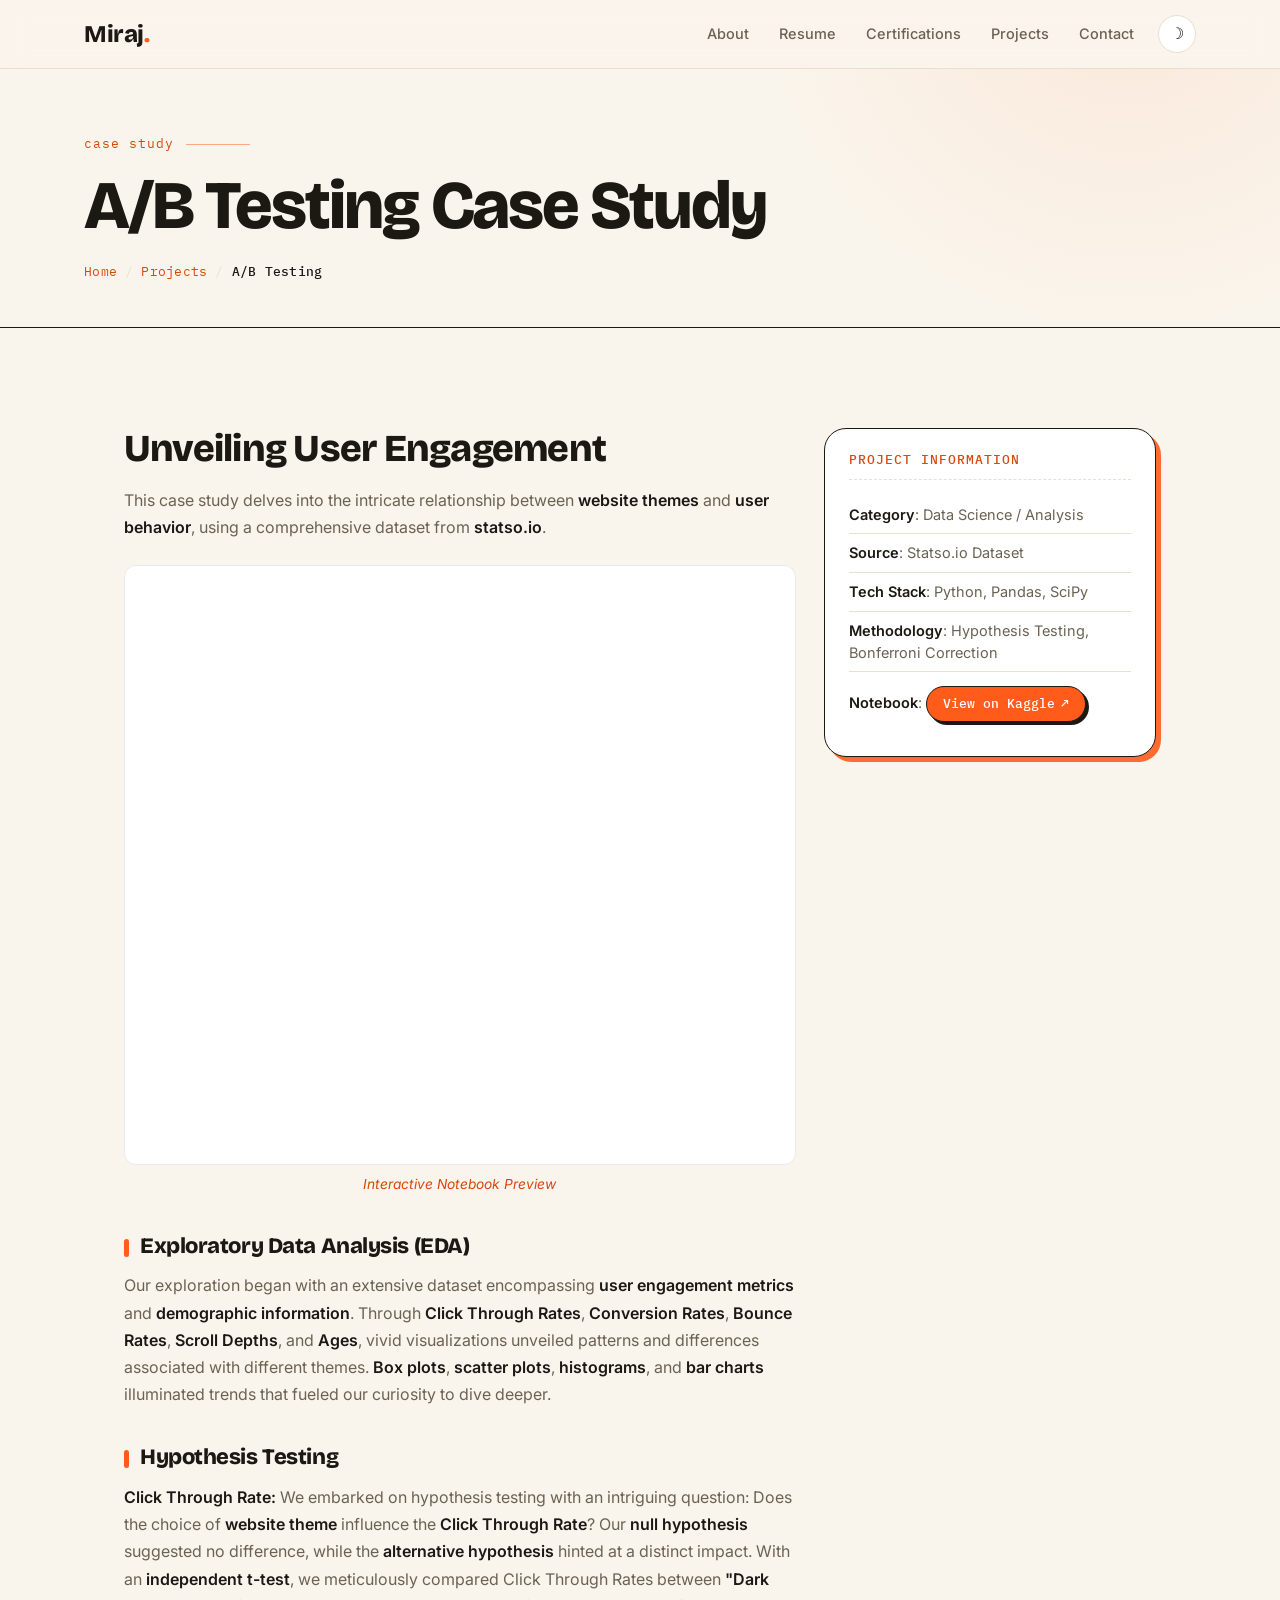
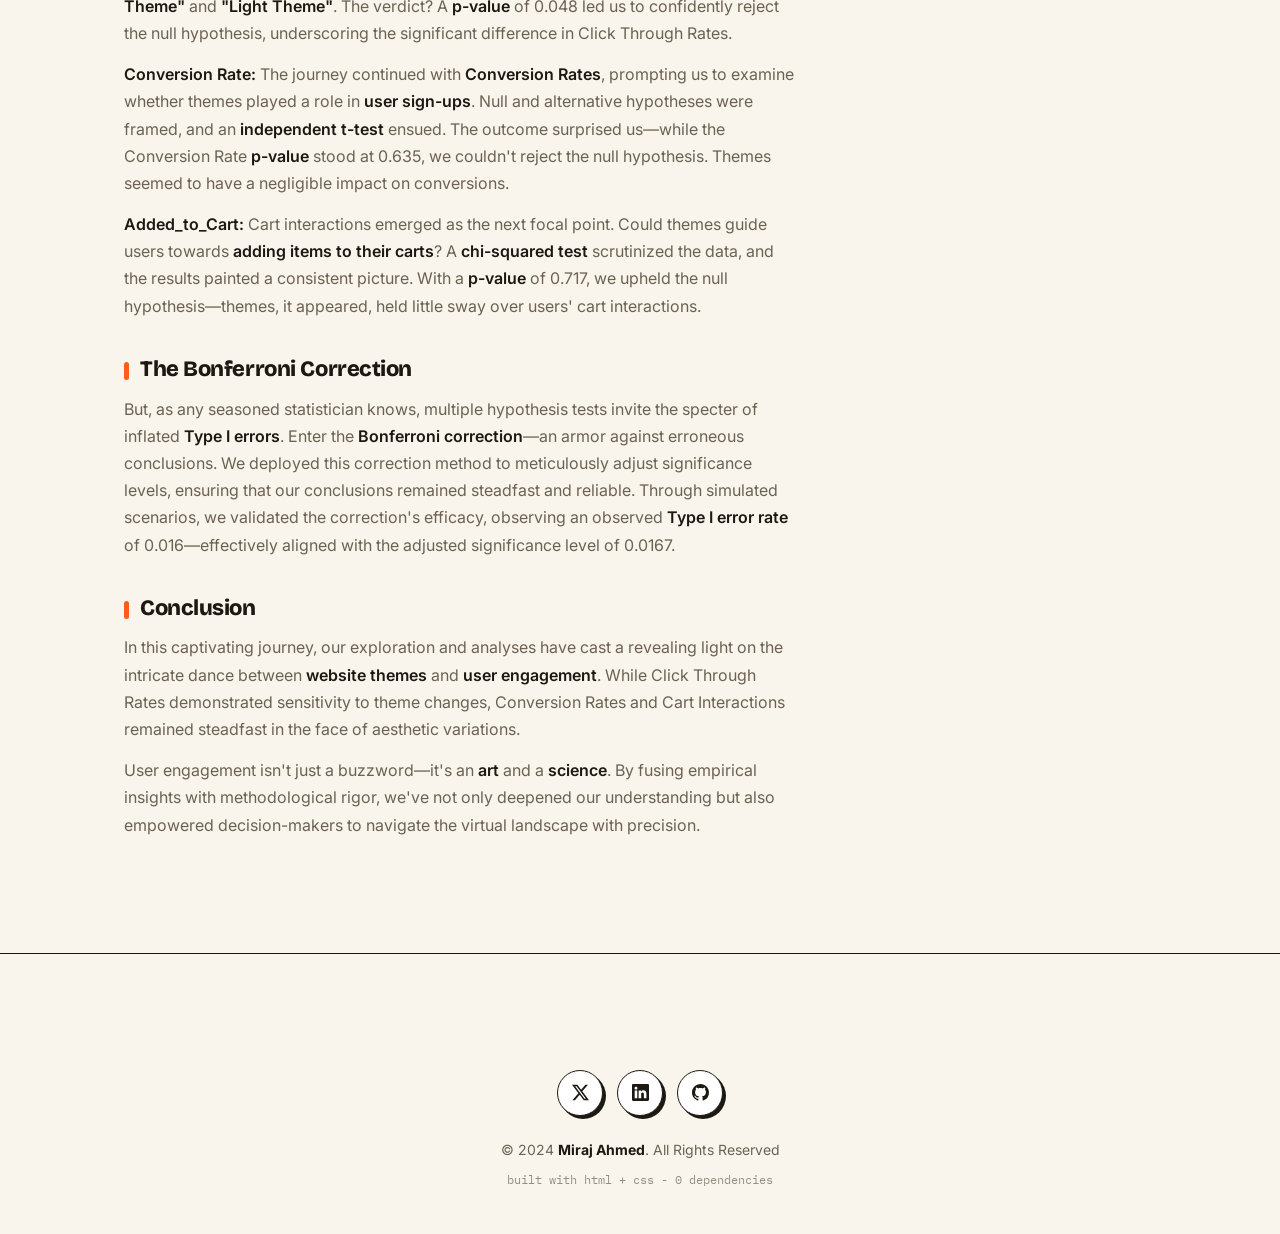
<file: ab_testing.html>
<!DOCTYPE html>
<html lang="en">

<head>
  <meta charset="utf-8">
  <meta content="width=device-width, initial-scale=1.0" name="viewport">
  <title>A/B Testing Project | Miraj Ahmed</title>
  <meta content="A/B Testing Case Study" name="description">
  <meta content="Data Science, Python, A/B Testing" name="keywords">

  <link href="img/M.webp" rel="icon">
  <link href="img/favicon.webp" rel="apple-touch-icon">

  <link rel="preconnect" href="https://fonts.googleapis.com">
  <link rel="preconnect" href="https://fonts.gstatic.com" crossorigin>
  <link href="https://fonts.googleapis.com/css2?family=Bricolage+Grotesque:opsz,wght@12..96,400..800&family=Caveat:wght@500;600&family=Inter:wght@400;500;600&family=IBM+Plex+Mono:wght@400;500&display=swap" rel="stylesheet">

  <link href="assets/css/home.css" rel="stylesheet">
  <link href="assets/css/case.css" rel="stylesheet">

  <script>
    (function () {
      var t = localStorage.getItem("theme") ||
        (window.matchMedia("(prefers-color-scheme: dark)").matches ? "dark" : "light");
      document.documentElement.setAttribute("data-theme", t);
    })();
  </script>
</head>

<body>

  <header class="site-header">
    <div class="wrap">
      <a href="index.html" class="logo">Miraj<span>.</span></a>
      <nav class="nav" aria-label="Main navigation">
        <a href="index.html#about">About</a>
        <a href="index.html#resume">Resume</a>
        <a href="index.html#certifications">Certifications</a>
        <a href="index.html#portfolio">Projects</a>
        <a href="index.html#contact">Contact</a>
        <button class="theme-toggle" id="themeToggle" title="Toggle dark mode" aria-label="Toggle dark mode">
          <span class="icon-moon">&#9789;</span>
          <span class="icon-sun">&#9728;</span>
        </button>
      </nav>
    </div>
  </header>

  <main id="top">

    <div class="page-head">
      <div class="wrap">
        <p class="data-label">case study</p>
        <h1>A/B Testing Case Study</h1>
        <nav class="breadcrumbs" aria-label="Breadcrumb">
          <a href="index.html">Home</a><span class="sep">/</span><a href="index.html#portfolio">Projects</a><span class="sep">/</span><span>A/B Testing</span>
        </nav>
      </div>
    </div>

    <section class="case">
      <div class="wrap">
        <div class="row gy-4">
        <div class="col-lg-4 order-lg-2 reveal">
        <div class="portfolio-info">
        <h3>Project Information</h3>
        <ul>
        <li><strong>Category</strong>: Data Science / Analysis</li>
        <li><strong>Source</strong>: Statso.io Dataset</li>
        <li><strong>Tech Stack</strong>: Python, Pandas, SciPy</li>
        <li><strong>Methodology</strong>: Hypothesis Testing, Bonferroni Correction</li>
        <li><strong>Notebook</strong>: <a class="btn-visit" href="https://www.kaggle.com/embed/mirajahmedlearns/a-b-testing-of-themes-using-python?kernelSessionId=140454144" rel="noopener" target="_blank">View on Kaggle</a></li>
        </ul>
        </div>
        </div>
        <div class="col-lg-8 order-lg-1 reveal">
        <div class="portfolio-description">
        <h2>Unveiling User Engagement</h2>
        <p>
                        This case study delves into the intricate relationship between <strong>website themes</strong> and
                        <strong>user behavior</strong>, using a comprehensive dataset from <strong>statso.io</strong>.
                      </p>
        <div class="my-4 text-center">
        <iframe frameborder="0" height="600" scrolling="auto" src="https://www.kaggle.com/embed/mirajahmedlearns/a-b-testing-of-themes-using-python?kernelSessionId=140454144" style="width: 100%; border: 1px solid #eaeaea; border-radius: 12px;" title="A/B Testing of Themes using Python">
        </iframe>
        <p class="text-muted mt-2 small"><em>Interactive Notebook Preview</em></p>
        </div>
        <h3>Exploratory Data Analysis (EDA)</h3>
        <p>Our exploration began with an extensive dataset encompassing <strong>user engagement metrics</strong>
                        and <strong>demographic information</strong>. Through <strong>Click Through Rates</strong>,
                        <strong>Conversion Rates</strong>, <strong>Bounce Rates</strong>, <strong>Scroll Depths</strong>, and
                        <strong>Ages</strong>, vivid visualizations unveiled patterns and differences associated with different
                        themes. <strong>Box plots</strong>, <strong>scatter plots</strong>, <strong>histograms</strong>, and
                        <strong>bar charts</strong> illuminated trends that fueled our curiosity to dive deeper.
                      </p>
        <h3>Hypothesis Testing</h3>
        <p><strong>Click Through Rate:</strong> We embarked on hypothesis testing with an intriguing question:
                        Does the choice of <strong>website theme</strong> influence the <strong>Click Through Rate</strong>? Our
                        <strong>null hypothesis</strong> suggested no difference, while the <strong>alternative
                          hypothesis</strong> hinted at a distinct impact. With an <strong>independent t-test</strong>, we
                        meticulously compared Click Through Rates between <strong>"Dark Theme"</strong> and <strong>"Light
                          Theme"</strong>. The verdict? A <strong>p-value</strong> of 0.048 led us to confidently reject the
                        null hypothesis, underscoring the significant difference in Click Through Rates.
                      </p>
        <p><strong>Conversion Rate:</strong> The journey continued with <strong>Conversion Rates</strong>,
                        prompting us to examine whether themes played a role in <strong>user sign-ups</strong>. Null and
                        alternative hypotheses were framed, and an <strong>independent t-test</strong> ensued. The outcome
                        surprised us—while the Conversion Rate <strong>p-value</strong> stood at 0.635, we couldn't reject the
                        null hypothesis. Themes seemed to have a negligible impact on conversions.</p>
        <p><strong>Added_to_Cart:</strong> Cart interactions emerged as the next focal point. Could themes guide
                        users towards <strong>adding items to their carts</strong>? A <strong>chi-squared test</strong>
                        scrutinized the data, and the results painted a consistent picture. With a <strong>p-value</strong> of
                        0.717, we upheld the null hypothesis—themes, it appeared, held little sway over users' cart
                        interactions.</p>
        <h3>The Bonferroni Correction</h3>
        <p>But, as any seasoned statistician knows, multiple hypothesis tests invite the specter of inflated
                        <strong>Type I errors</strong>. Enter the <strong>Bonferroni correction</strong>—an armor against
                        erroneous conclusions. We deployed this correction method to meticulously adjust significance levels,
                        ensuring that our conclusions remained steadfast and reliable. Through simulated scenarios, we validated
                        the correction's efficacy, observing an observed <strong>Type I error rate</strong> of 0.016—effectively
                        aligned with the adjusted significance level of 0.0167.
                      </p>
        <h3>Conclusion</h3>
        <p>In this captivating journey, our exploration and analyses have cast a revealing light on the intricate
                        dance between <strong>website themes</strong> and <strong>user engagement</strong>. While Click Through
                        Rates demonstrated sensitivity to theme changes, Conversion Rates and Cart Interactions remained
                        steadfast in the face of aesthetic variations.</p>
        <p>
                        User engagement isn't just a buzzword—it's an <strong>art</strong> and a <strong>science</strong>. By
                        fusing empirical insights with methodological rigor, we've not only deepened our understanding but also
                        empowered decision-makers to navigate the virtual landscape with precision.
                      </p>
        </div>
        </div>
        </div>
      </div>
    </section>

  </main>

  <footer class="site-footer">
    <div class="wrap">
      <div class="socials">
        <a href="https://twitter.com/symanto_" aria-label="Twitter">
          <svg viewBox="0 0 16 16"><path d="M12.6.75h2.454l-5.36 6.142L16 15.25h-4.937l-3.867-5.07-4.425 5.07H.316l5.733-6.57L0 .75h5.063l3.495 4.633L12.601.75Zm-.86 13.028h1.36L4.323 2.145H2.865z"/></svg>
        </a>
        <a href="https://www.linkedin.com/in/mirajsym/" aria-label="LinkedIn">
          <svg viewBox="0 0 16 16"><path d="M0 1.146C0 .513.526 0 1.175 0h13.65C15.474 0 16 .513 16 1.146v13.708c0 .633-.526 1.146-1.175 1.146H1.175C.526 16 0 15.487 0 14.854zm4.943 12.248V6.169H2.542v7.225zm-1.2-8.212c.837 0 1.358-.554 1.358-1.248-.015-.709-.52-1.248-1.342-1.248S2.4 3.226 2.4 3.934c0 .694.521 1.248 1.327 1.248zm4.908 8.212V9.359c0-.216.016-.432.08-.586.173-.431.568-.878 1.232-.878.869 0 1.216.662 1.216 1.634v3.865h2.401V9.25c0-2.22-1.184-3.252-2.764-3.252-1.274 0-1.845.7-2.165 1.193v.025h-.016l.016-.025V6.169h-2.4c.03.678 0 7.225 0 7.225z"/></svg>
        </a>
        <a href="https://github.com/mirajSYM02" aria-label="GitHub">
          <svg viewBox="0 0 16 16"><path d="M8 0C3.58 0 0 3.58 0 8c0 3.54 2.29 6.53 5.47 7.59.4.07.55-.17.55-.38 0-.19-.01-.82-.01-1.49-2.01.37-2.53-.49-2.69-.94-.09-.23-.48-.94-.82-1.13-.28-.15-.68-.52-.01-.53.63-.01 1.08.58 1.23.82.72 1.21 1.87.87 2.33.66.07-.52.28-.87.51-1.07-1.78-.2-3.64-.89-3.64-3.95 0-.87.31-1.59.82-2.15-.08-.2-.36-1.02.08-2.12 0 0 .67-.21 2.2.82.64-.18 1.32-.27 2-.27s1.36.09 2 .27c1.53-1.04 2.2-.82 2.2-.82.44 1.1.16 1.92.08 2.12.51.56.82 1.27.82 2.15 0 3.07-1.87 3.75-3.65 3.95.29.25.54.73.54 1.48 0 1.07-.01 1.93-.01 2.2 0 .21.15.46.55.38A8.01 8.01 0 0 0 16 8c0-4.42-3.58-8-8-8"/></svg>
        </a>
      </div>
      <p>&copy; 2024 <strong>Miraj Ahmed</strong>. All Rights Reserved</p>
      <p class="mono-sign">built with html + css - 0 dependencies</p>
    </div>
  </footer>

  <a href="#top" class="scroll-top" id="scrollTop" aria-label="Scroll to top">&uarr;</a>

  <script src="assets/js/site.js"></script>

</body>

</html>
</file>
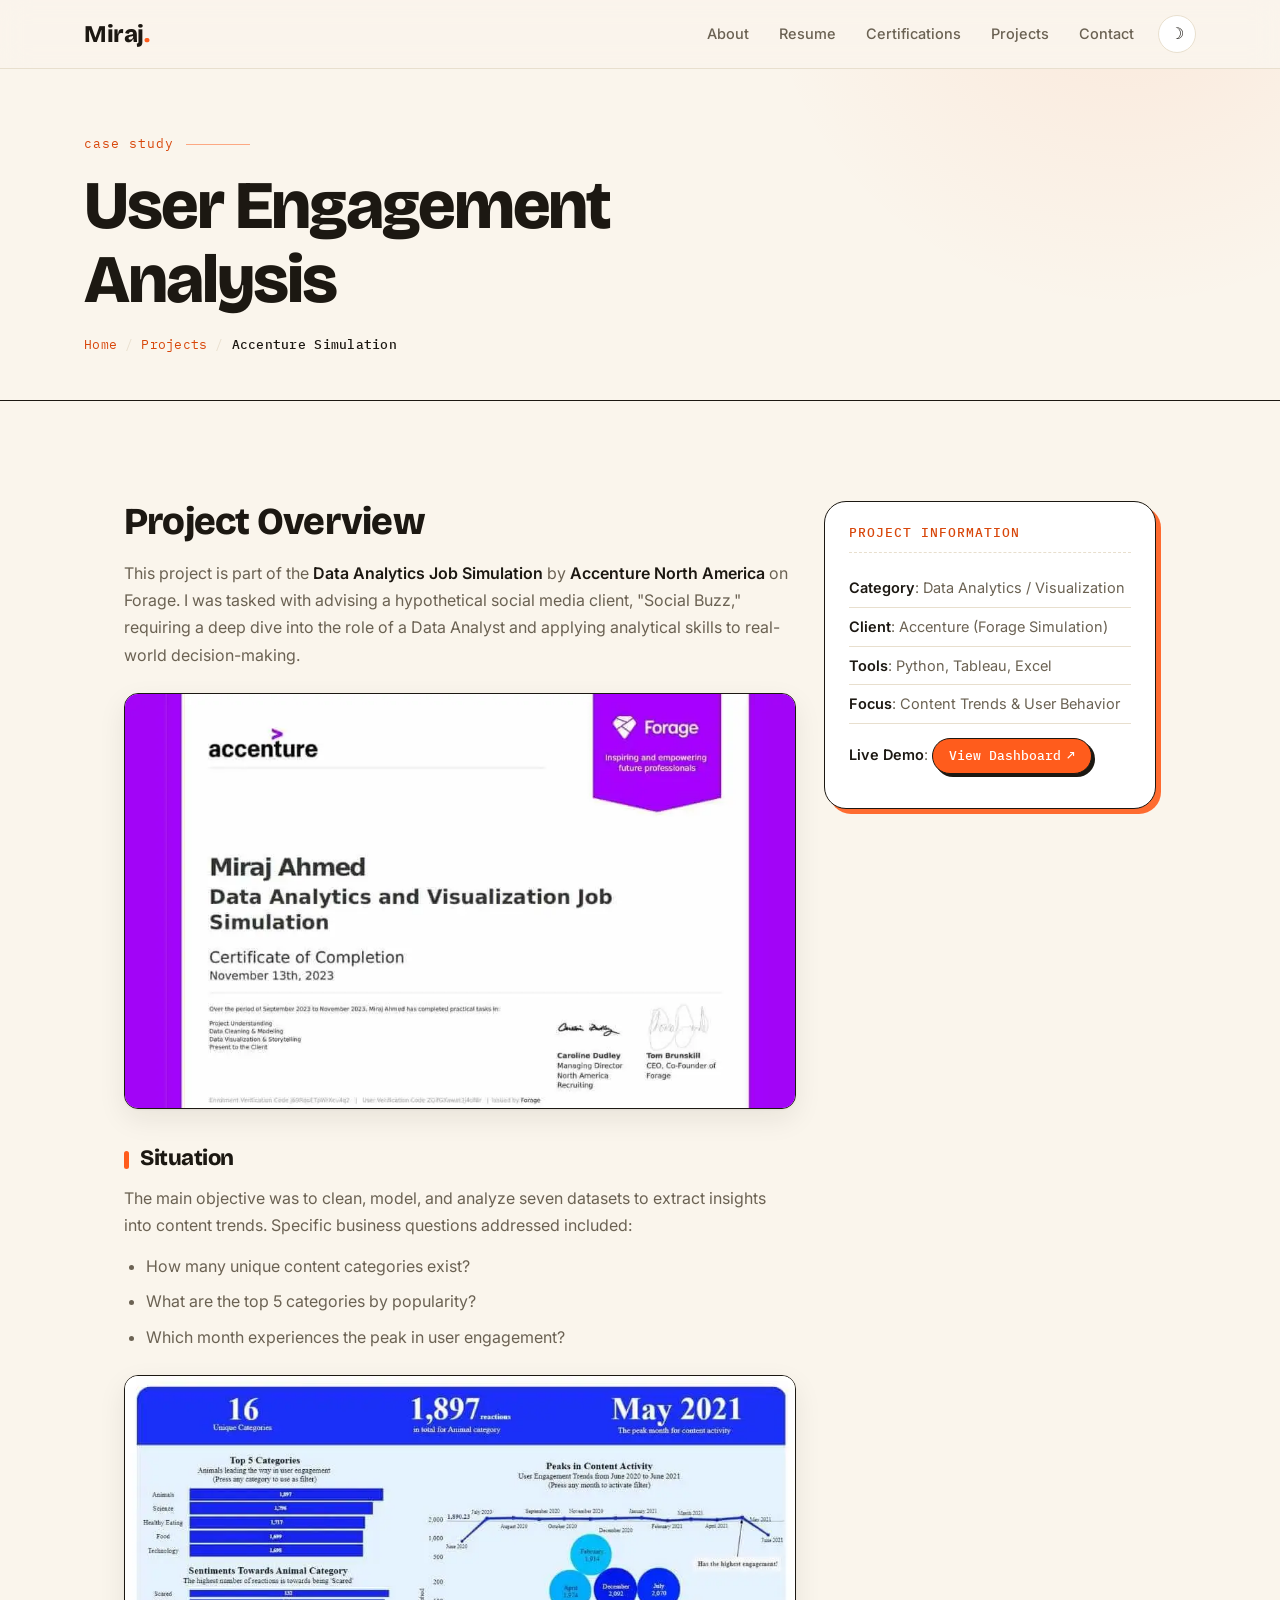
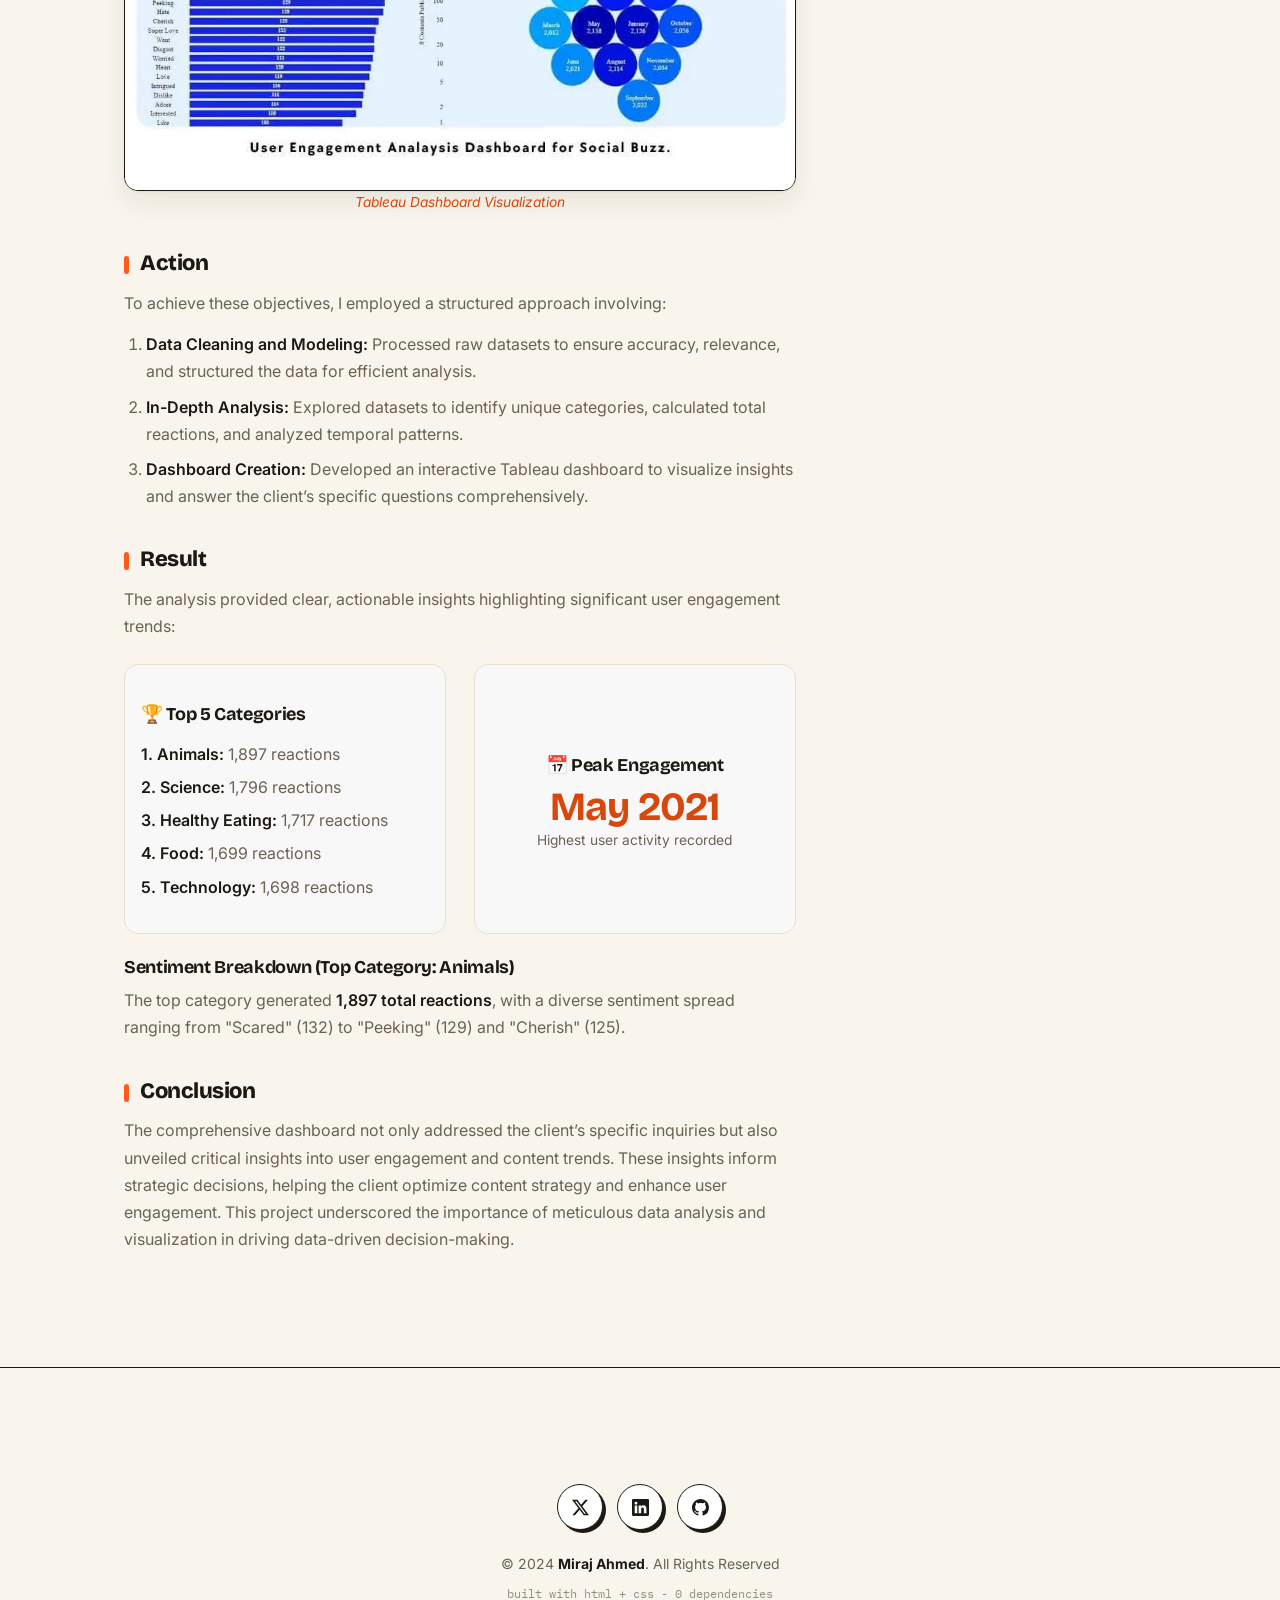
<file: accenture.html>
<!DOCTYPE html>
<html lang="en">

<head>
  <meta charset="utf-8">
  <meta content="width=device-width, initial-scale=1.0" name="viewport">
  <title>User Engagement Analysis | Miraj Ahmed</title>
  <meta content="Accenture North America Data Analytics Virtual Internship" name="description">
  <meta content="Data Analytics, Tableau, Accenture, Forage" name="keywords">

  <link href="img/M.webp" rel="icon">
  <link href="img/favicon.webp" rel="apple-touch-icon">

  <link rel="preconnect" href="https://fonts.googleapis.com">
  <link rel="preconnect" href="https://fonts.gstatic.com" crossorigin>
  <link href="https://fonts.googleapis.com/css2?family=Bricolage+Grotesque:opsz,wght@12..96,400..800&family=Caveat:wght@500;600&family=Inter:wght@400;500;600&family=IBM+Plex+Mono:wght@400;500&display=swap" rel="stylesheet">

  <link href="assets/css/home.css" rel="stylesheet">
  <link href="assets/css/case.css" rel="stylesheet">

  <script>
    (function () {
      var t = localStorage.getItem("theme") ||
        (window.matchMedia("(prefers-color-scheme: dark)").matches ? "dark" : "light");
      document.documentElement.setAttribute("data-theme", t);
    })();
  </script>
</head>

<body>

  <header class="site-header">
    <div class="wrap">
      <a href="index.html" class="logo">Miraj<span>.</span></a>
      <nav class="nav" aria-label="Main navigation">
        <a href="index.html#about">About</a>
        <a href="index.html#resume">Resume</a>
        <a href="index.html#certifications">Certifications</a>
        <a href="index.html#portfolio">Projects</a>
        <a href="index.html#contact">Contact</a>
        <button class="theme-toggle" id="themeToggle" title="Toggle dark mode" aria-label="Toggle dark mode">
          <span class="icon-moon">&#9789;</span>
          <span class="icon-sun">&#9728;</span>
        </button>
      </nav>
    </div>
  </header>

  <main id="top">

    <div class="page-head">
      <div class="wrap">
        <p class="data-label">case study</p>
        <h1>User Engagement Analysis</h1>
        <nav class="breadcrumbs" aria-label="Breadcrumb">
          <a href="index.html">Home</a><span class="sep">/</span><a href="index.html#portfolio">Projects</a><span class="sep">/</span><span>Accenture Simulation</span>
        </nav>
      </div>
    </div>

    <section class="case">
      <div class="wrap">
        <div class="row gy-4">
        <div class="col-lg-4 order-lg-2 reveal">
        <div class="portfolio-info">
        <h3>Project Information</h3>
        <ul>
        <li><strong>Category</strong>: Data Analytics / Visualization</li>
        <li><strong>Client</strong>: Accenture (Forage Simulation)</li>
        <li><strong>Tools</strong>: Python, Tableau, Excel</li>
        <li><strong>Focus</strong>: Content Trends &amp; User Behavior</li>
        <li><strong>Live Demo</strong>: <a class="btn-visit" href="https://public.tableau.com/views/UnveilingUserEngagementSocialBuzzProject/Dashboard1?:language=en-US&amp;:sid=&amp;:redirect=auth&amp;:display_count=n&amp;:origin=viz_share_link" rel="noopener" target="_blank">View Dashboard</a></li>
        </ul>
        </div>
        </div>
        <div class="col-lg-8 order-lg-1 reveal">
        <div class="portfolio-description">
        <h2>Project Overview</h2>
        <p>
                        This project is part of the <strong>Data Analytics Job Simulation</strong> by <strong>Accenture North
                          America</strong> on Forage.
                        I was tasked with advising a hypothetical social media client, "Social Buzz," requiring a deep dive into
                        the role of a Data Analyst
                        and applying analytical skills to real-world decision-making.
                      </p>
        <div class="my-4">
        <img alt="Accenture Certificate" class="img-fluid rounded shadow-sm w-100" loading="lazy" src="img/portfolio/accenture_certificate.webp"/>
        </div>
        <h3>Situation</h3>
        <p>The main objective was to clean, model, and analyze seven datasets to extract insights into content
                        trends. Specific business questions addressed included:</p>
        <ul>
        <li>How many unique content categories exist?</li>
        <li>What are the top 5 categories by popularity?</li>
        <li>Which month experiences the peak in user engagement?</li>
        </ul>
        <div class="my-4">
        <img alt="Accenture Dashboard Analysis" class="img-fluid rounded shadow-sm w-100" loading="lazy" src="img/portfolio/accenture_dashboard.webp"/>
        <p class="text-center mt-2 text-muted small"><em>Tableau Dashboard Visualization</em></p>
        </div>
        <h3>Action</h3>
        <p>To achieve these objectives, I employed a structured approach involving:</p>
        <ol>
        <li><strong>Data Cleaning and Modeling:</strong> Processed raw datasets to ensure accuracy, relevance,
                          and structured the data for efficient analysis.</li>
        <li><strong>In-Depth Analysis:</strong> Explored datasets to identify unique categories, calculated
                          total reactions, and analyzed temporal patterns.</li>
        <li><strong>Dashboard Creation:</strong> Developed an interactive Tableau dashboard to visualize
                          insights and answer the client’s specific questions comprehensively.</li>
        </ol>
        <h3>Result</h3>
        <p>The analysis provided clear, actionable insights highlighting significant user engagement trends:</p>
        <div class="row mt-4">
        <div class="col-md-6">
        <div class="p-3 border rounded bg-light h-100">
        <h4>🏆 Top 5 Categories</h4>
        <ul class="list-unstyled">
        <li><strong>1. Animals:</strong> 1,897 reactions</li>
        <li><strong>2. Science:</strong> 1,796 reactions</li>
        <li><strong>3. Healthy Eating:</strong> 1,717 reactions</li>
        <li><strong>4. Food:</strong> 1,699 reactions</li>
        <li><strong>5. Technology:</strong> 1,698 reactions</li>
        </ul>
        </div>
        </div>
        <div class="col-md-6 mt-3 mt-md-0">
        <div class="p-3 border rounded bg-light h-100 d-flex flex-column justify-content-center align-items-center text-center">
        <h4>📅 Peak Engagement</h4>
        <p class="display-6 fw-bold text-primary mb-0">May 2021</p>
        <p class="small text-muted">Highest user activity recorded</p>
        </div>
        </div>
        </div>
        <h4 class="mt-4">Sentiment Breakdown (Top Category: Animals)</h4>
        <p>The top category generated <strong>1,897 total reactions</strong>, with a diverse sentiment spread
                        ranging from "Scared" (132) to "Peeking" (129) and "Cherish" (125).</p>
        <h3>Conclusion</h3>
        <p>
                        The comprehensive dashboard not only addressed the client’s specific inquiries but also unveiled
                        critical insights into user engagement
                        and content trends. These insights inform strategic decisions, helping the client optimize content
                        strategy and enhance user engagement.
                        This project underscored the importance of meticulous data analysis and visualization in driving
                        data-driven decision-making.
                      </p>
        </div>
        </div>
        </div>
      </div>
    </section>

  </main>

  <footer class="site-footer">
    <div class="wrap">
      <div class="socials">
        <a href="https://twitter.com/symanto_" aria-label="Twitter">
          <svg viewBox="0 0 16 16"><path d="M12.6.75h2.454l-5.36 6.142L16 15.25h-4.937l-3.867-5.07-4.425 5.07H.316l5.733-6.57L0 .75h5.063l3.495 4.633L12.601.75Zm-.86 13.028h1.36L4.323 2.145H2.865z"/></svg>
        </a>
        <a href="https://www.linkedin.com/in/mirajsym/" aria-label="LinkedIn">
          <svg viewBox="0 0 16 16"><path d="M0 1.146C0 .513.526 0 1.175 0h13.65C15.474 0 16 .513 16 1.146v13.708c0 .633-.526 1.146-1.175 1.146H1.175C.526 16 0 15.487 0 14.854zm4.943 12.248V6.169H2.542v7.225zm-1.2-8.212c.837 0 1.358-.554 1.358-1.248-.015-.709-.52-1.248-1.342-1.248S2.4 3.226 2.4 3.934c0 .694.521 1.248 1.327 1.248zm4.908 8.212V9.359c0-.216.016-.432.08-.586.173-.431.568-.878 1.232-.878.869 0 1.216.662 1.216 1.634v3.865h2.401V9.25c0-2.22-1.184-3.252-2.764-3.252-1.274 0-1.845.7-2.165 1.193v.025h-.016l.016-.025V6.169h-2.4c.03.678 0 7.225 0 7.225z"/></svg>
        </a>
        <a href="https://github.com/mirajSYM02" aria-label="GitHub">
          <svg viewBox="0 0 16 16"><path d="M8 0C3.58 0 0 3.58 0 8c0 3.54 2.29 6.53 5.47 7.59.4.07.55-.17.55-.38 0-.19-.01-.82-.01-1.49-2.01.37-2.53-.49-2.69-.94-.09-.23-.48-.94-.82-1.13-.28-.15-.68-.52-.01-.53.63-.01 1.08.58 1.23.82.72 1.21 1.87.87 2.33.66.07-.52.28-.87.51-1.07-1.78-.2-3.64-.89-3.64-3.95 0-.87.31-1.59.82-2.15-.08-.2-.36-1.02.08-2.12 0 0 .67-.21 2.2.82.64-.18 1.32-.27 2-.27s1.36.09 2 .27c1.53-1.04 2.2-.82 2.2-.82.44 1.1.16 1.92.08 2.12.51.56.82 1.27.82 2.15 0 3.07-1.87 3.75-3.65 3.95.29.25.54.73.54 1.48 0 1.07-.01 1.93-.01 2.2 0 .21.15.46.55.38A8.01 8.01 0 0 0 16 8c0-4.42-3.58-8-8-8"/></svg>
        </a>
      </div>
      <p>&copy; 2024 <strong>Miraj Ahmed</strong>. All Rights Reserved</p>
      <p class="mono-sign">built with html + css - 0 dependencies</p>
    </div>
  </footer>

  <a href="#top" class="scroll-top" id="scrollTop" aria-label="Scroll to top">&uarr;</a>

  <script src="assets/js/site.js"></script>

</body>

</html>
</file>
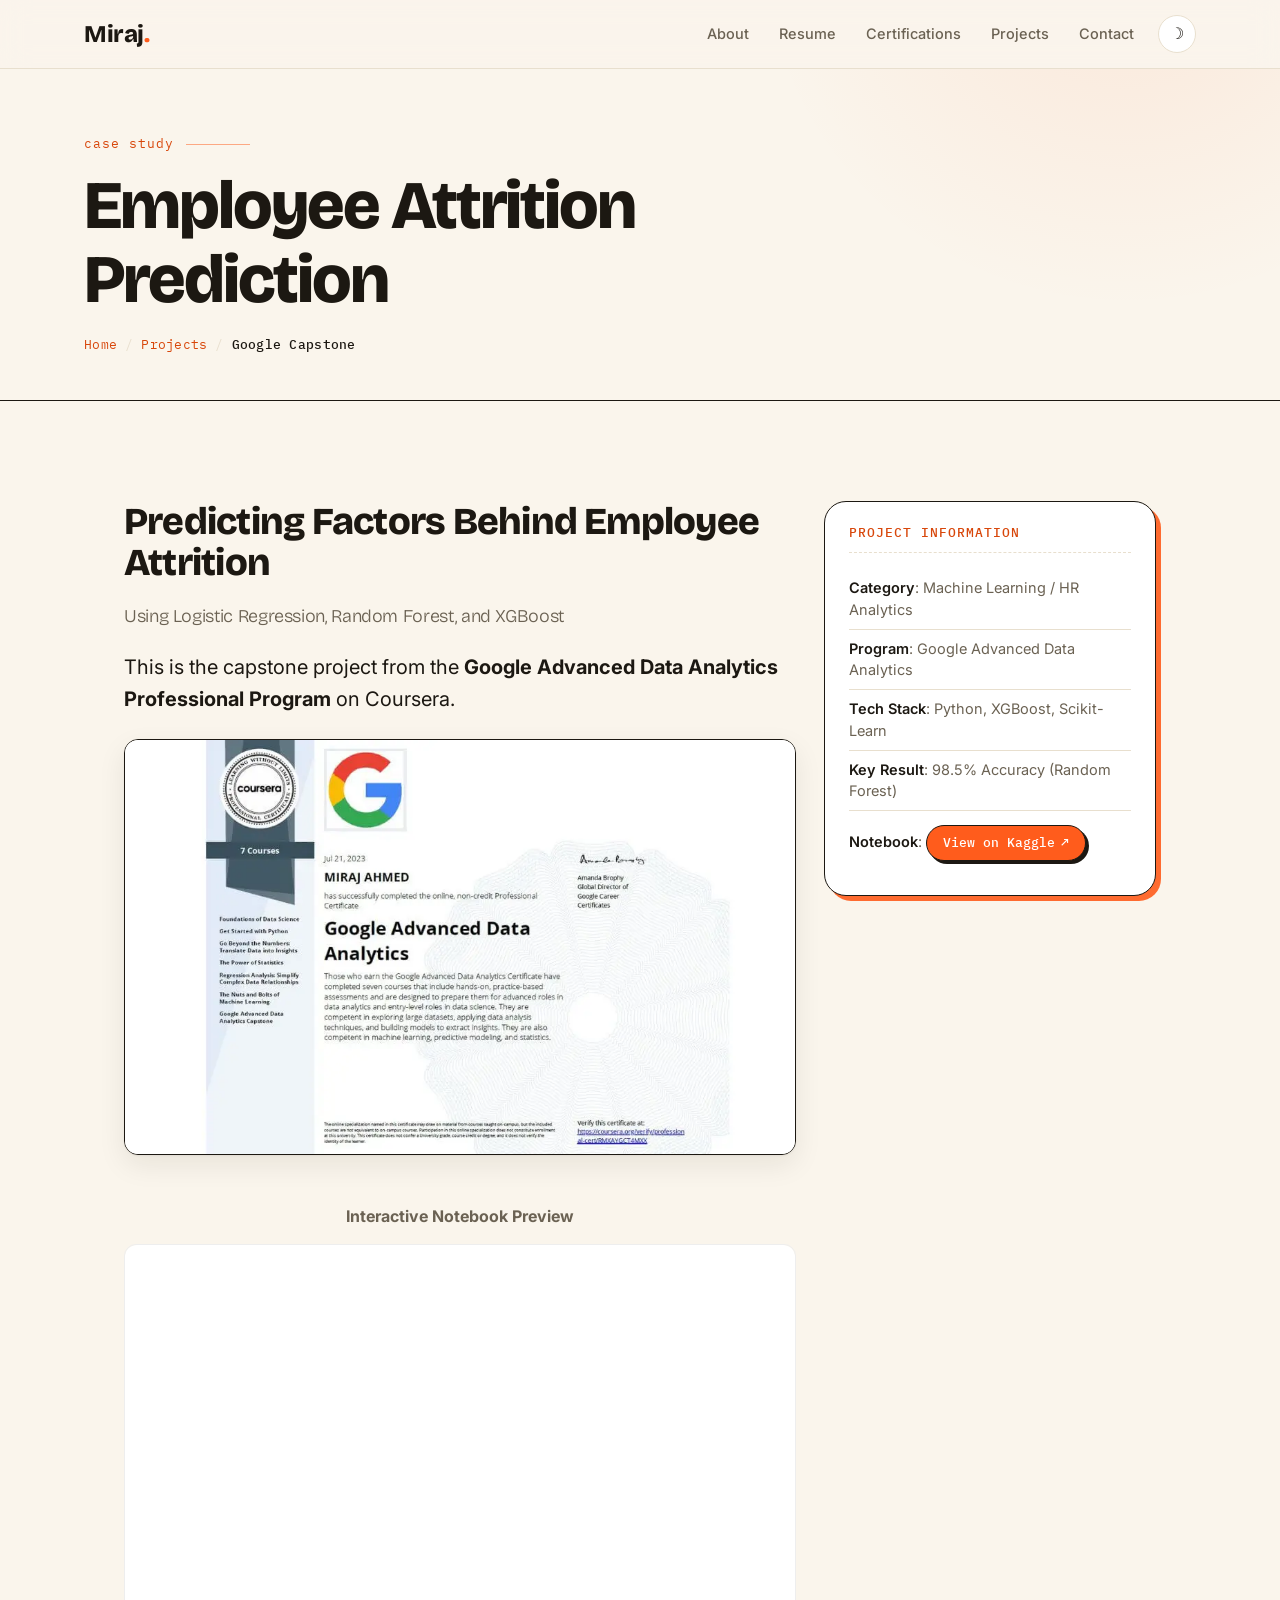
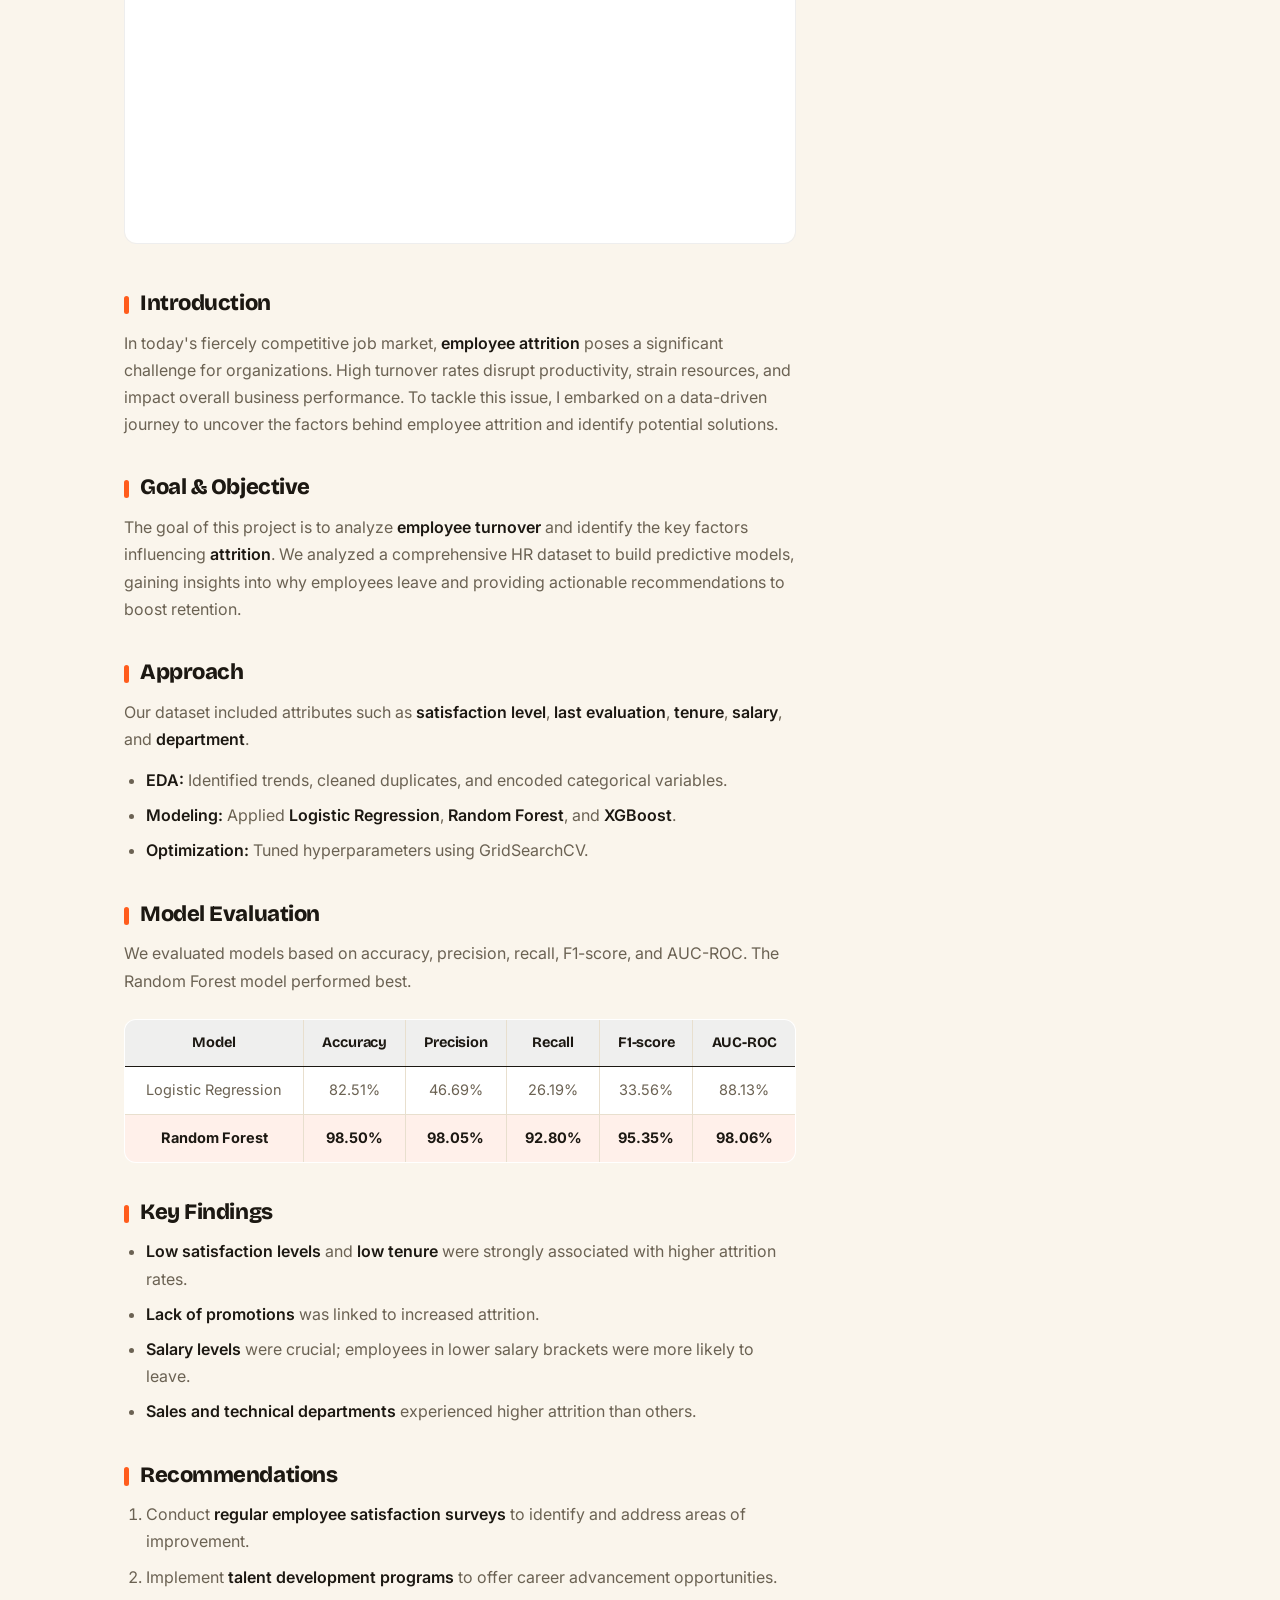
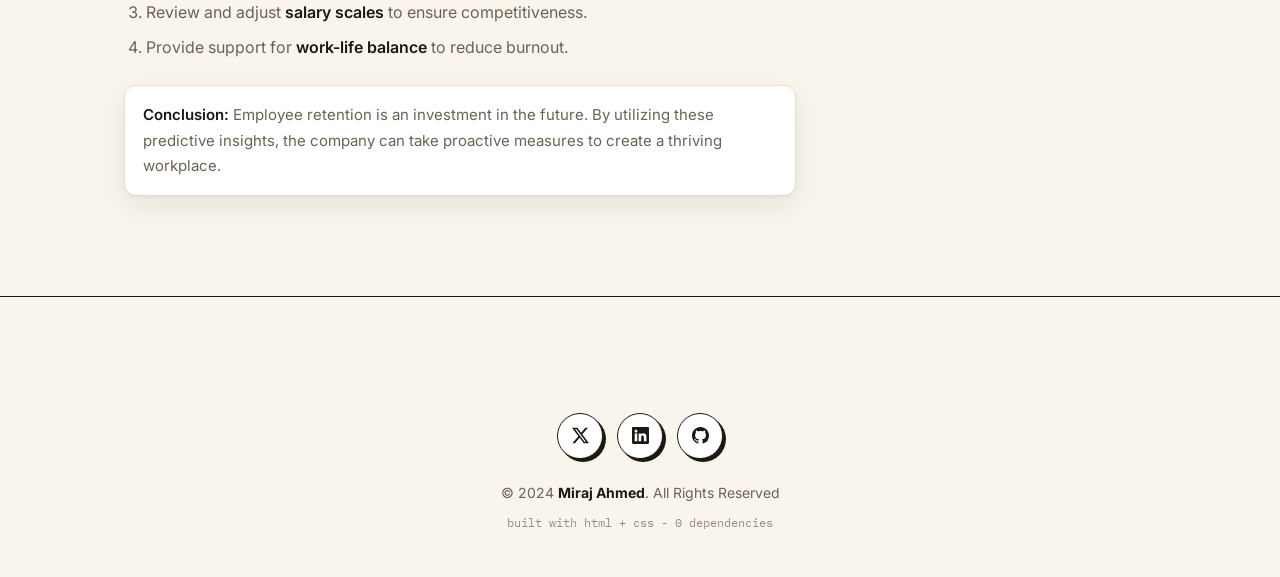
<file: attrition.html>
<!DOCTYPE html>
<html lang="en">

<head>
  <meta charset="utf-8">
  <meta content="width=device-width, initial-scale=1.0" name="viewport">
  <title>Employee Attrition Prediction | Miraj Ahmed</title>
  <meta content="Google Advanced Data Analytics Capstone Project" name="description">
  <meta content="Machine Learning, XGBoost, Random Forest, Python, HR Analytics" name="keywords">

  <link href="img/M.webp" rel="icon">
  <link href="img/favicon.webp" rel="apple-touch-icon">

  <link rel="preconnect" href="https://fonts.googleapis.com">
  <link rel="preconnect" href="https://fonts.gstatic.com" crossorigin>
  <link href="https://fonts.googleapis.com/css2?family=Bricolage+Grotesque:opsz,wght@12..96,400..800&family=Caveat:wght@500;600&family=Inter:wght@400;500;600&family=IBM+Plex+Mono:wght@400;500&display=swap" rel="stylesheet">

  <link href="assets/css/home.css" rel="stylesheet">
  <link href="assets/css/case.css" rel="stylesheet">

  <script>
    (function () {
      var t = localStorage.getItem("theme") ||
        (window.matchMedia("(prefers-color-scheme: dark)").matches ? "dark" : "light");
      document.documentElement.setAttribute("data-theme", t);
    })();
  </script>
</head>

<body>

  <header class="site-header">
    <div class="wrap">
      <a href="index.html" class="logo">Miraj<span>.</span></a>
      <nav class="nav" aria-label="Main navigation">
        <a href="index.html#about">About</a>
        <a href="index.html#resume">Resume</a>
        <a href="index.html#certifications">Certifications</a>
        <a href="index.html#portfolio">Projects</a>
        <a href="index.html#contact">Contact</a>
        <button class="theme-toggle" id="themeToggle" title="Toggle dark mode" aria-label="Toggle dark mode">
          <span class="icon-moon">&#9789;</span>
          <span class="icon-sun">&#9728;</span>
        </button>
      </nav>
    </div>
  </header>

  <main id="top">

    <div class="page-head">
      <div class="wrap">
        <p class="data-label">case study</p>
        <h1>Employee Attrition Prediction</h1>
        <nav class="breadcrumbs" aria-label="Breadcrumb">
          <a href="index.html">Home</a><span class="sep">/</span><a href="index.html#portfolio">Projects</a><span class="sep">/</span><span>Google Capstone</span>
        </nav>
      </div>
    </div>

    <section class="case">
      <div class="wrap">
        <div class="row gy-4">
        <div class="col-lg-4 order-lg-2 reveal">
        <div class="portfolio-info">
        <h3>Project Information</h3>
        <ul>
        <li><strong>Category</strong>: Machine Learning / HR Analytics</li>
        <li><strong>Program</strong>: Google Advanced Data Analytics</li>
        <li><strong>Tech Stack</strong>: Python, XGBoost, Scikit-Learn</li>
        <li><strong>Key Result</strong>: 98.5% Accuracy (Random Forest)</li>
        <li><strong>Notebook</strong>: <a class="btn-visit" href="https://www.kaggle.com/embed/mirajahmedlearns/google-advanced-data-analytics-capstone-project?kernelSessionId=137550945" rel="noopener" target="_blank">View on Kaggle</a></li>
        </ul>
        </div>
        </div>
        <div class="col-lg-8 order-lg-1 reveal">
        <div class="portfolio-description">
        <h2>Predicting Factors Behind Employee Attrition</h2>
        <h4 class="text-muted fw-light mb-4">Using Logistic Regression, Random Forest, and XGBoost</h4>
        <p class="lead">
                        This is the capstone project from the <strong>Google Advanced Data Analytics Professional
                          Program</strong> on Coursera.
                      </p>
        <div class="my-4">
        <img alt="Attrition Analysis" class="img-fluid rounded shadow-sm w-100" loading="lazy" src="img/portfolio/attrition.webp"/>
        </div>
        <div class="my-5">
        <p class="text-center fw-bold mb-2">Interactive Notebook Preview</p>
        <div class="ratio ratio-16x9" style="height: 600px; border: 1px solid #eee; border-radius: 12px; overflow: hidden;">
        <iframe allowfullscreen="" src="https://www.kaggle.com/embed/mirajahmedlearns/google-advanced-data-analytics-capstone-project?kernelSessionId=137550945" title="Google Advanced Data Analytics: Capstone Project"></iframe>
        </div>
        </div>
        <h3>Introduction</h3>
        <p>In today's fiercely competitive job market, <strong>employee attrition</strong> poses a significant
                        challenge for organizations. High turnover rates disrupt productivity, strain resources, and impact
                        overall business performance. To tackle this issue, I embarked on a data-driven journey to uncover the
                        factors behind employee attrition and identify potential solutions.</p>
        <h3>Goal &amp; Objective</h3>
        <p>The goal of this project is to analyze <strong>employee turnover</strong> and identify the key factors
                        influencing <strong>attrition</strong>. We analyzed a comprehensive HR dataset to build predictive
                        models, gaining insights into why employees leave and providing actionable recommendations to boost
                        retention.</p>
        <h3>Approach</h3>
        <p>Our dataset included attributes such as <strong>satisfaction level</strong>, <strong>last
                          evaluation</strong>, <strong>tenure</strong>, <strong>salary</strong>, and
                        <strong>department</strong>.
                      </p>
        <ul>
        <li><strong>EDA:</strong> Identified trends, cleaned duplicates, and encoded categorical variables.</li>
        <li><strong>Modeling:</strong> Applied <strong>Logistic Regression</strong>, <strong>Random
                            Forest</strong>, and <strong>XGBoost</strong>.</li>
        <li><strong>Optimization:</strong> Tuned hyperparameters using GridSearchCV.</li>
        </ul>
        <h3>Model Evaluation</h3>
        <p>We evaluated models based on accuracy, precision, recall, F1-score, and AUC-ROC. The Random Forest
                        model performed best.</p>
        <div class="table-responsive my-4">
        <table class="table table-hover table-bordered text-center align-middle">
        <thead class="table-light">
        <tr>
        <th>Model</th>
        <th>Accuracy</th>
        <th>Precision</th>
        <th>Recall</th>
        <th>F1-score</th>
        <th>AUC-ROC</th>
        </tr>
        </thead>
        <tbody>
        <tr>
        <td>Logistic Regression</td>
        <td>82.51%</td>
        <td>46.69%</td>
        <td>26.19%</td>
        <td>33.56%</td>
        <td>88.13%</td>
        </tr>
        <tr class="table-primary fw-bold">
        <td>Random Forest</td>
        <td>98.50%</td>
        <td>98.05%</td>
        <td>92.80%</td>
        <td>95.35%</td>
        <td>98.06%</td>
        </tr>
        </tbody>
        </table>
        </div>
        <h3>Key Findings</h3>
        <ul>
        <li><strong>Low satisfaction levels</strong> and <strong>low tenure</strong> were strongly associated
                          with higher attrition rates.</li>
        <li><strong>Lack of promotions</strong> was linked to increased attrition.</li>
        <li><strong>Salary levels</strong> were crucial; employees in lower salary brackets were more likely to
                          leave.</li>
        <li><strong>Sales and technical departments</strong> experienced higher attrition than others.</li>
        </ul>
        <h3>Recommendations</h3>
        <ol>
        <li>Conduct <strong>regular employee satisfaction surveys</strong> to identify and address areas of
                          improvement.</li>
        <li>Implement <strong>talent development programs</strong> to offer career advancement opportunities.
                        </li>
        <li>Review and adjust <strong>salary scales</strong> to ensure competitiveness.</li>
        <li>Provide support for <strong>work-life balance</strong> to reduce burnout.</li>
        </ol>
        <div class="alert alert-light border mt-4">
        <strong>Conclusion:</strong> Employee retention is an investment in the future. By utilizing these
                        predictive insights, the company can take proactive measures to create a thriving workplace.
                      </div>
        </div>
        </div>
        </div>
      </div>
    </section>

  </main>

  <footer class="site-footer">
    <div class="wrap">
      <div class="socials">
        <a href="https://twitter.com/symanto_" aria-label="Twitter">
          <svg viewBox="0 0 16 16"><path d="M12.6.75h2.454l-5.36 6.142L16 15.25h-4.937l-3.867-5.07-4.425 5.07H.316l5.733-6.57L0 .75h5.063l3.495 4.633L12.601.75Zm-.86 13.028h1.36L4.323 2.145H2.865z"/></svg>
        </a>
        <a href="https://www.linkedin.com/in/mirajsym/" aria-label="LinkedIn">
          <svg viewBox="0 0 16 16"><path d="M0 1.146C0 .513.526 0 1.175 0h13.65C15.474 0 16 .513 16 1.146v13.708c0 .633-.526 1.146-1.175 1.146H1.175C.526 16 0 15.487 0 14.854zm4.943 12.248V6.169H2.542v7.225zm-1.2-8.212c.837 0 1.358-.554 1.358-1.248-.015-.709-.52-1.248-1.342-1.248S2.4 3.226 2.4 3.934c0 .694.521 1.248 1.327 1.248zm4.908 8.212V9.359c0-.216.016-.432.08-.586.173-.431.568-.878 1.232-.878.869 0 1.216.662 1.216 1.634v3.865h2.401V9.25c0-2.22-1.184-3.252-2.764-3.252-1.274 0-1.845.7-2.165 1.193v.025h-.016l.016-.025V6.169h-2.4c.03.678 0 7.225 0 7.225z"/></svg>
        </a>
        <a href="https://github.com/mirajSYM02" aria-label="GitHub">
          <svg viewBox="0 0 16 16"><path d="M8 0C3.58 0 0 3.58 0 8c0 3.54 2.29 6.53 5.47 7.59.4.07.55-.17.55-.38 0-.19-.01-.82-.01-1.49-2.01.37-2.53-.49-2.69-.94-.09-.23-.48-.94-.82-1.13-.28-.15-.68-.52-.01-.53.63-.01 1.08.58 1.23.82.72 1.21 1.87.87 2.33.66.07-.52.28-.87.51-1.07-1.78-.2-3.64-.89-3.64-3.95 0-.87.31-1.59.82-2.15-.08-.2-.36-1.02.08-2.12 0 0 .67-.21 2.2.82.64-.18 1.32-.27 2-.27s1.36.09 2 .27c1.53-1.04 2.2-.82 2.2-.82.44 1.1.16 1.92.08 2.12.51.56.82 1.27.82 2.15 0 3.07-1.87 3.75-3.65 3.95.29.25.54.73.54 1.48 0 1.07-.01 1.93-.01 2.2 0 .21.15.46.55.38A8.01 8.01 0 0 0 16 8c0-4.42-3.58-8-8-8"/></svg>
        </a>
      </div>
      <p>&copy; 2024 <strong>Miraj Ahmed</strong>. All Rights Reserved</p>
      <p class="mono-sign">built with html + css - 0 dependencies</p>
    </div>
  </footer>

  <a href="#top" class="scroll-top" id="scrollTop" aria-label="Scroll to top">&uarr;</a>

  <script src="assets/js/site.js"></script>

</body>

</html>
</file>
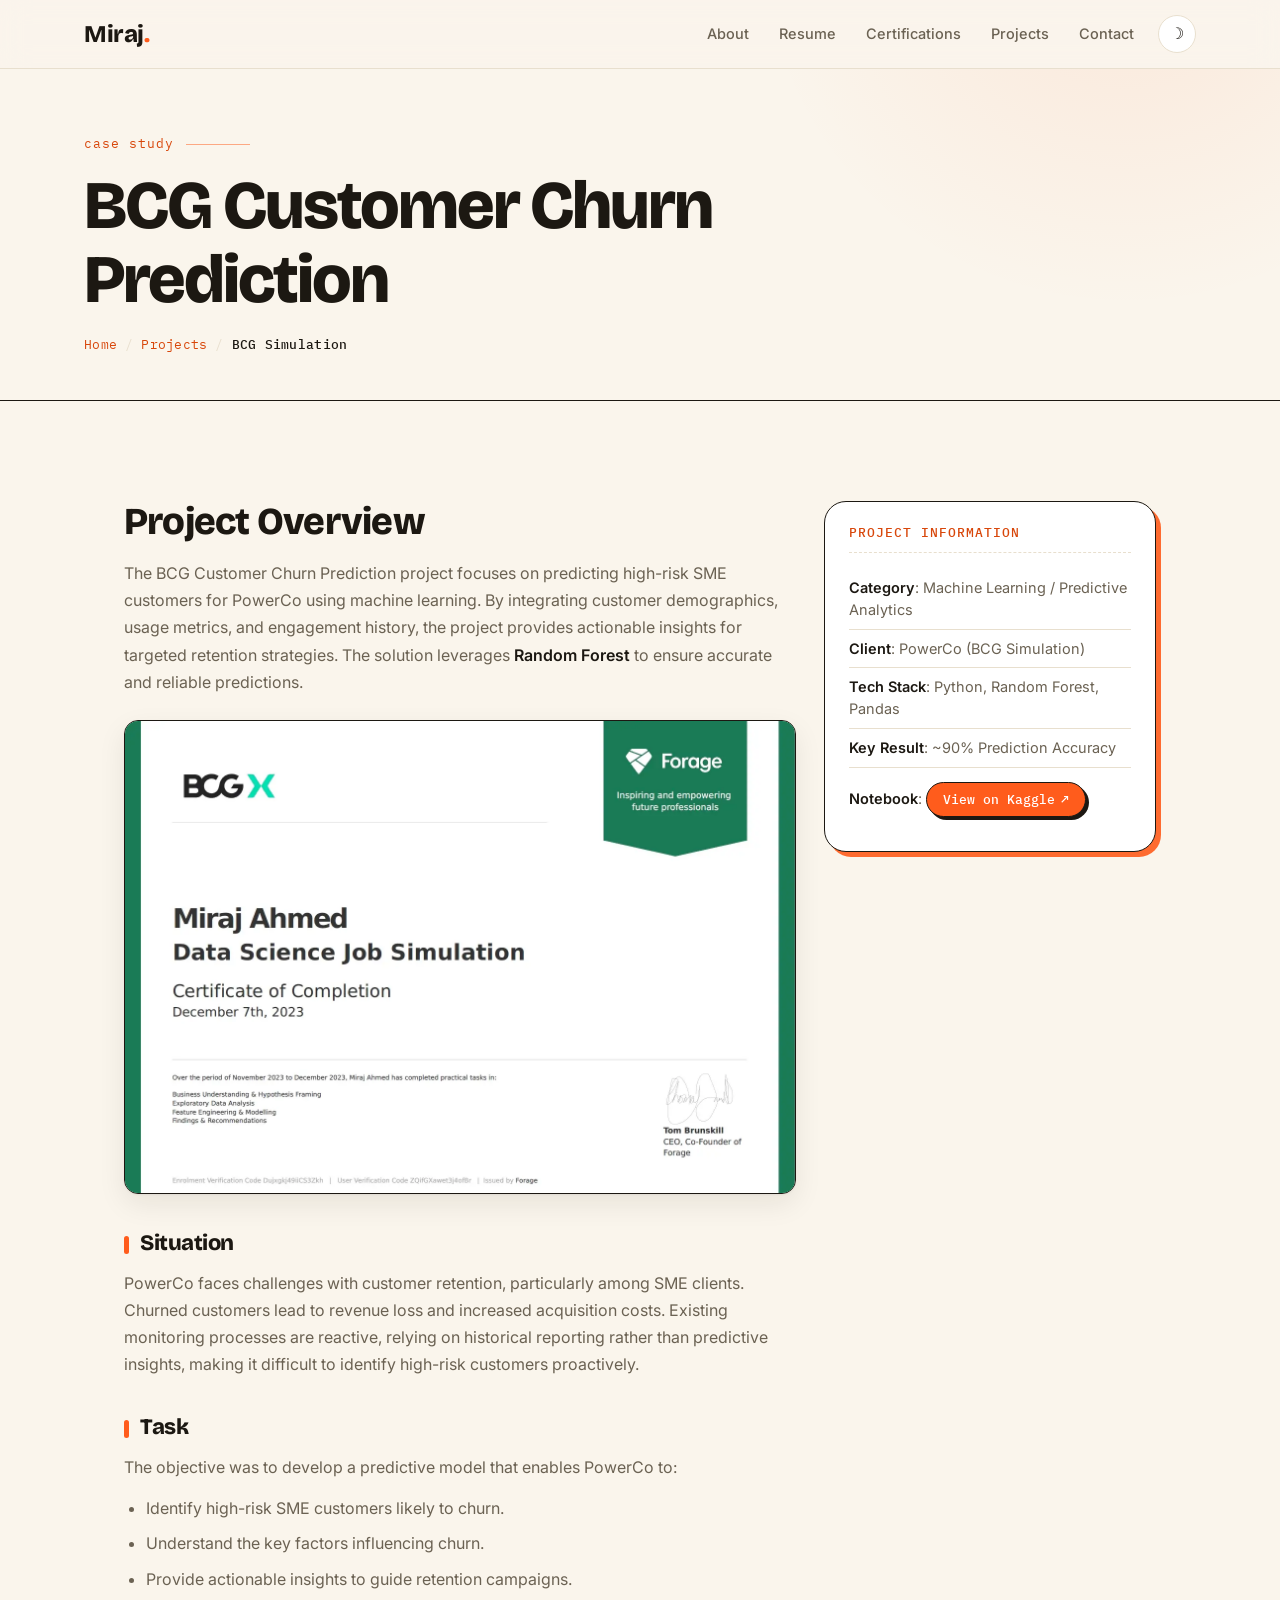
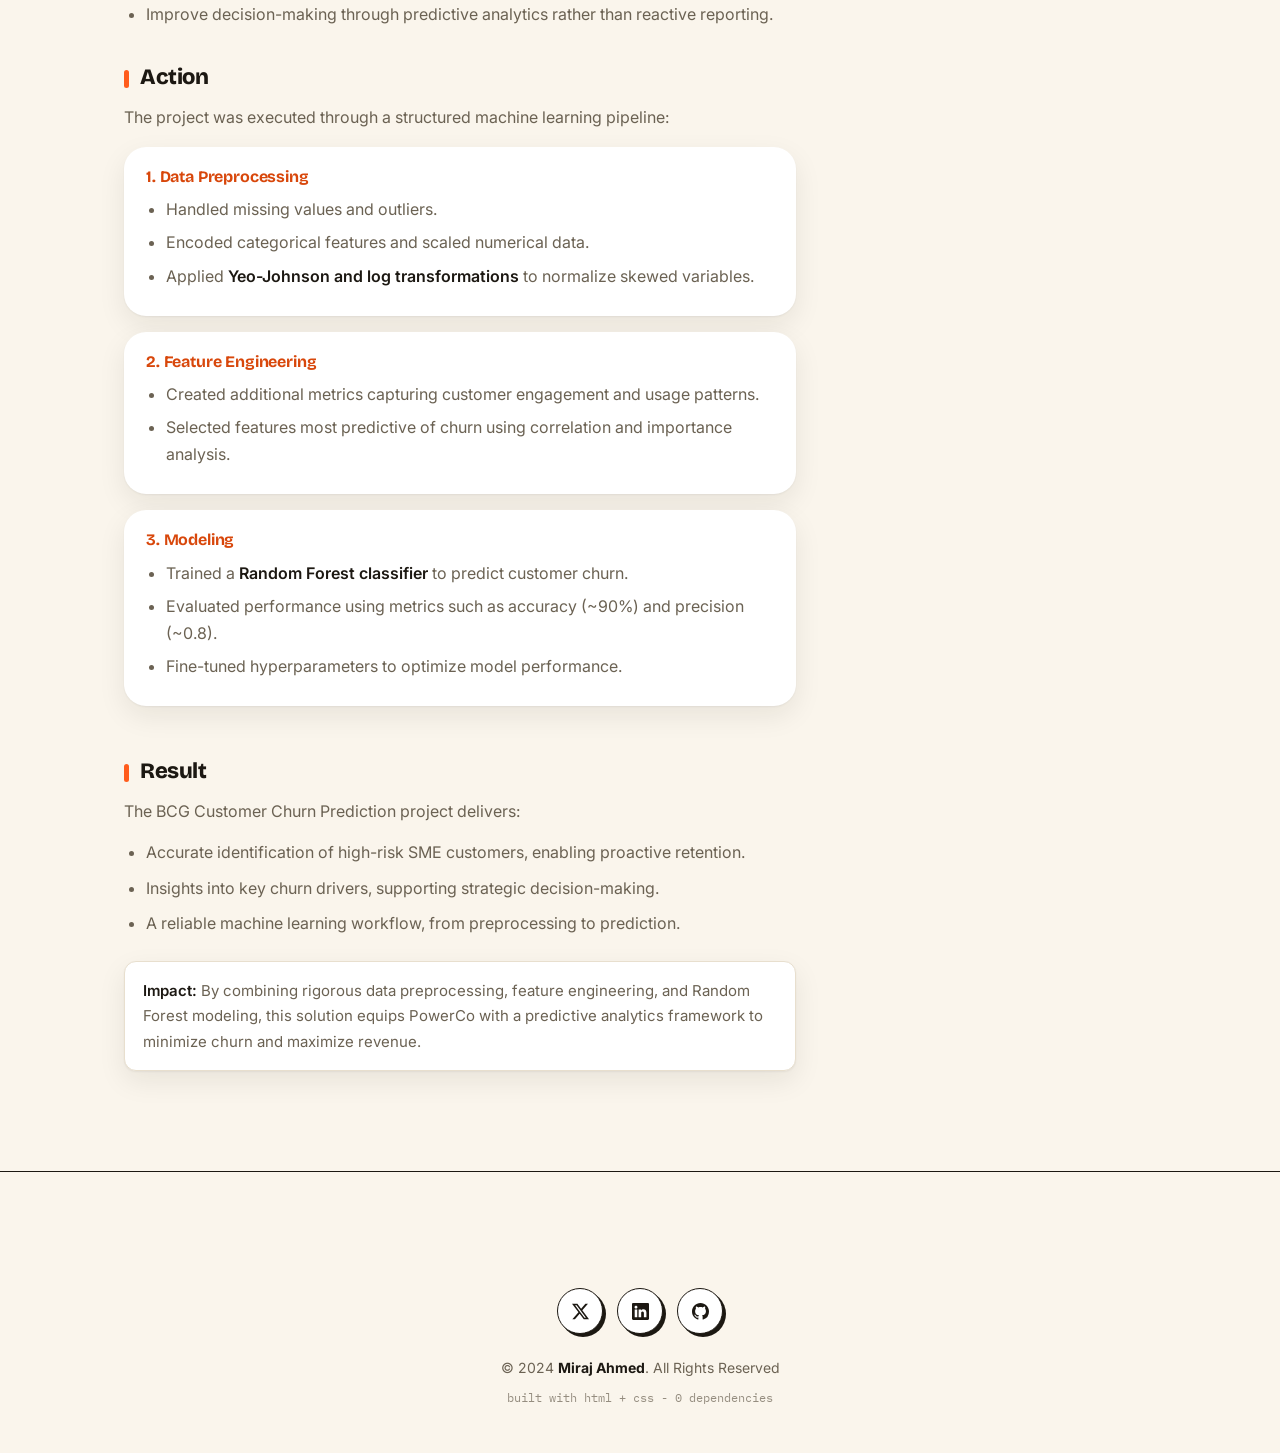
<file: bcg_customer_churn.html>
<!DOCTYPE html>
<html lang="en">

<head>
  <meta charset="utf-8">
  <meta content="width=device-width, initial-scale=1.0" name="viewport">
  <title>BCG Customer Churn Prediction | Miraj Ahmed</title>
  <meta content="BCG Forage Job Simulation - Customer Churn Prediction" name="description">
  <meta content="Machine Learning, Random Forest, BCG, Python, Churn Prediction" name="keywords">

  <link href="img/M.webp" rel="icon">
  <link href="img/favicon.webp" rel="apple-touch-icon">

  <link rel="preconnect" href="https://fonts.googleapis.com">
  <link rel="preconnect" href="https://fonts.gstatic.com" crossorigin>
  <link href="https://fonts.googleapis.com/css2?family=Bricolage+Grotesque:opsz,wght@12..96,400..800&family=Caveat:wght@500;600&family=Inter:wght@400;500;600&family=IBM+Plex+Mono:wght@400;500&display=swap" rel="stylesheet">

  <link href="assets/css/home.css" rel="stylesheet">
  <link href="assets/css/case.css" rel="stylesheet">

  <script>
    (function () {
      var t = localStorage.getItem("theme") ||
        (window.matchMedia("(prefers-color-scheme: dark)").matches ? "dark" : "light");
      document.documentElement.setAttribute("data-theme", t);
    })();
  </script>
</head>

<body>

  <header class="site-header">
    <div class="wrap">
      <a href="index.html" class="logo">Miraj<span>.</span></a>
      <nav class="nav" aria-label="Main navigation">
        <a href="index.html#about">About</a>
        <a href="index.html#resume">Resume</a>
        <a href="index.html#certifications">Certifications</a>
        <a href="index.html#portfolio">Projects</a>
        <a href="index.html#contact">Contact</a>
        <button class="theme-toggle" id="themeToggle" title="Toggle dark mode" aria-label="Toggle dark mode">
          <span class="icon-moon">&#9789;</span>
          <span class="icon-sun">&#9728;</span>
        </button>
      </nav>
    </div>
  </header>

  <main id="top">

    <div class="page-head">
      <div class="wrap">
        <p class="data-label">case study</p>
        <h1>BCG Customer Churn Prediction</h1>
        <nav class="breadcrumbs" aria-label="Breadcrumb">
          <a href="index.html">Home</a><span class="sep">/</span><a href="index.html#portfolio">Projects</a><span class="sep">/</span><span>BCG Simulation</span>
        </nav>
      </div>
    </div>

    <section class="case">
      <div class="wrap">
        <div class="row gy-4">
        <div class="col-lg-4 order-lg-2 reveal">
        <div class="portfolio-info">
        <h3>Project Information</h3>
        <ul>
        <li><strong>Category</strong>: Machine Learning / Predictive Analytics</li>
        <li><strong>Client</strong>: PowerCo (BCG Simulation)</li>
        <li><strong>Tech Stack</strong>: Python, Random Forest, Pandas</li>
        <li><strong>Key Result</strong>: ~90% Prediction Accuracy</li>
        <li><strong>Notebook</strong>: <a class="btn-visit" href="https://www.kaggle.com/code/mirajahmedlearns/bcg-customer-churn-prediction" rel="noopener" target="_blank">View on Kaggle</a></li>
        </ul>
        </div>
        </div>
        <div class="col-lg-8 order-lg-1 reveal">
        <div class="portfolio-description">
        <h2>Project Overview</h2>
        <p>
                        The BCG Customer Churn Prediction project focuses on predicting high-risk SME customers for PowerCo
                        using machine learning.
                        By integrating customer demographics, usage metrics, and engagement history, the project provides
                        actionable insights for targeted retention strategies.
                        The solution leverages <strong>Random Forest</strong> to ensure accurate and reliable predictions.
                      </p>
        <div class="my-4">
        <img alt="BCG Certificate" class="img-fluid rounded shadow-sm w-100" loading="lazy" src="img/portfolio/bcg_certificate.webp"/>
        </div>
        <h3>Situation</h3>
        <p>
                        PowerCo faces challenges with customer retention, particularly among SME clients. Churned customers lead
                        to revenue loss and increased acquisition costs.
                        Existing monitoring processes are reactive, relying on historical reporting rather than predictive
                        insights, making it difficult to identify high-risk customers proactively.
                      </p>
        <h3>Task</h3>
        <p>The objective was to develop a predictive model that enables PowerCo to:</p>
        <ul>
        <li>Identify high-risk SME customers likely to churn.</li>
        <li>Understand the key factors influencing churn.</li>
        <li>Provide actionable insights to guide retention campaigns.</li>
        <li>Improve decision-making through predictive analytics rather than reactive reporting.</li>
        </ul>
        <h3>Action</h3>
        <p>The project was executed through a structured machine learning pipeline:</p>
        <div class="row mt-3">
        <div class="col-md-12">
        <div class="card border-0 shadow-sm mb-3">
        <div class="card-body">
        <h5 class="card-title fw-bold text-primary">1. Data Preprocessing</h5>
        <ul>
        <li>Handled missing values and outliers.</li>
        <li>Encoded categorical features and scaled numerical data.</li>
        <li>Applied <strong>Yeo-Johnson and log transformations</strong> to normalize skewed variables.
                                </li>
        </ul>
        </div>
        </div>
        </div>
        <div class="col-md-12">
        <div class="card border-0 shadow-sm mb-3">
        <div class="card-body">
        <h5 class="card-title fw-bold text-primary">2. Feature Engineering</h5>
        <ul>
        <li>Created additional metrics capturing customer engagement and usage patterns.</li>
        <li>Selected features most predictive of churn using correlation and importance analysis.</li>
        </ul>
        </div>
        </div>
        </div>
        <div class="col-md-12">
        <div class="card border-0 shadow-sm mb-3">
        <div class="card-body">
        <h5 class="card-title fw-bold text-primary">3. Modeling</h5>
        <ul>
        <li>Trained a <strong>Random Forest classifier</strong> to predict customer churn.</li>
        <li>Evaluated performance using metrics such as accuracy (~90%) and precision (~0.8).</li>
        <li>Fine-tuned hyperparameters to optimize model performance.</li>
        </ul>
        </div>
        </div>
        </div>
        </div>
        <h3>Result</h3>
        <p>The BCG Customer Churn Prediction project delivers:</p>
        <ul>
        <li>Accurate identification of high-risk SME customers, enabling proactive retention.</li>
        <li>Insights into key churn drivers, supporting strategic decision-making.</li>
        <li>A reliable machine learning workflow, from preprocessing to prediction.</li>
        </ul>
        <div class="alert alert-light border mt-4">
        <strong>Impact:</strong> By combining rigorous data preprocessing, feature engineering, and Random
                        Forest modeling, this solution equips PowerCo with a predictive analytics framework to minimize churn
                        and maximize revenue.
                      </div>
        </div>
        </div>
        </div>
      </div>
    </section>

  </main>

  <footer class="site-footer">
    <div class="wrap">
      <div class="socials">
        <a href="https://twitter.com/symanto_" aria-label="Twitter">
          <svg viewBox="0 0 16 16"><path d="M12.6.75h2.454l-5.36 6.142L16 15.25h-4.937l-3.867-5.07-4.425 5.07H.316l5.733-6.57L0 .75h5.063l3.495 4.633L12.601.75Zm-.86 13.028h1.36L4.323 2.145H2.865z"/></svg>
        </a>
        <a href="https://www.linkedin.com/in/mirajsym/" aria-label="LinkedIn">
          <svg viewBox="0 0 16 16"><path d="M0 1.146C0 .513.526 0 1.175 0h13.65C15.474 0 16 .513 16 1.146v13.708c0 .633-.526 1.146-1.175 1.146H1.175C.526 16 0 15.487 0 14.854zm4.943 12.248V6.169H2.542v7.225zm-1.2-8.212c.837 0 1.358-.554 1.358-1.248-.015-.709-.52-1.248-1.342-1.248S2.4 3.226 2.4 3.934c0 .694.521 1.248 1.327 1.248zm4.908 8.212V9.359c0-.216.016-.432.08-.586.173-.431.568-.878 1.232-.878.869 0 1.216.662 1.216 1.634v3.865h2.401V9.25c0-2.22-1.184-3.252-2.764-3.252-1.274 0-1.845.7-2.165 1.193v.025h-.016l.016-.025V6.169h-2.4c.03.678 0 7.225 0 7.225z"/></svg>
        </a>
        <a href="https://github.com/mirajSYM02" aria-label="GitHub">
          <svg viewBox="0 0 16 16"><path d="M8 0C3.58 0 0 3.58 0 8c0 3.54 2.29 6.53 5.47 7.59.4.07.55-.17.55-.38 0-.19-.01-.82-.01-1.49-2.01.37-2.53-.49-2.69-.94-.09-.23-.48-.94-.82-1.13-.28-.15-.68-.52-.01-.53.63-.01 1.08.58 1.23.82.72 1.21 1.87.87 2.33.66.07-.52.28-.87.51-1.07-1.78-.2-3.64-.89-3.64-3.95 0-.87.31-1.59.82-2.15-.08-.2-.36-1.02.08-2.12 0 0 .67-.21 2.2.82.64-.18 1.32-.27 2-.27s1.36.09 2 .27c1.53-1.04 2.2-.82 2.2-.82.44 1.1.16 1.92.08 2.12.51.56.82 1.27.82 2.15 0 3.07-1.87 3.75-3.65 3.95.29.25.54.73.54 1.48 0 1.07-.01 1.93-.01 2.2 0 .21.15.46.55.38A8.01 8.01 0 0 0 16 8c0-4.42-3.58-8-8-8"/></svg>
        </a>
      </div>
      <p>&copy; 2024 <strong>Miraj Ahmed</strong>. All Rights Reserved</p>
      <p class="mono-sign">built with html + css - 0 dependencies</p>
    </div>
  </footer>

  <a href="#top" class="scroll-top" id="scrollTop" aria-label="Scroll to top">&uarr;</a>

  <script src="assets/js/site.js"></script>

</body>

</html>
</file>
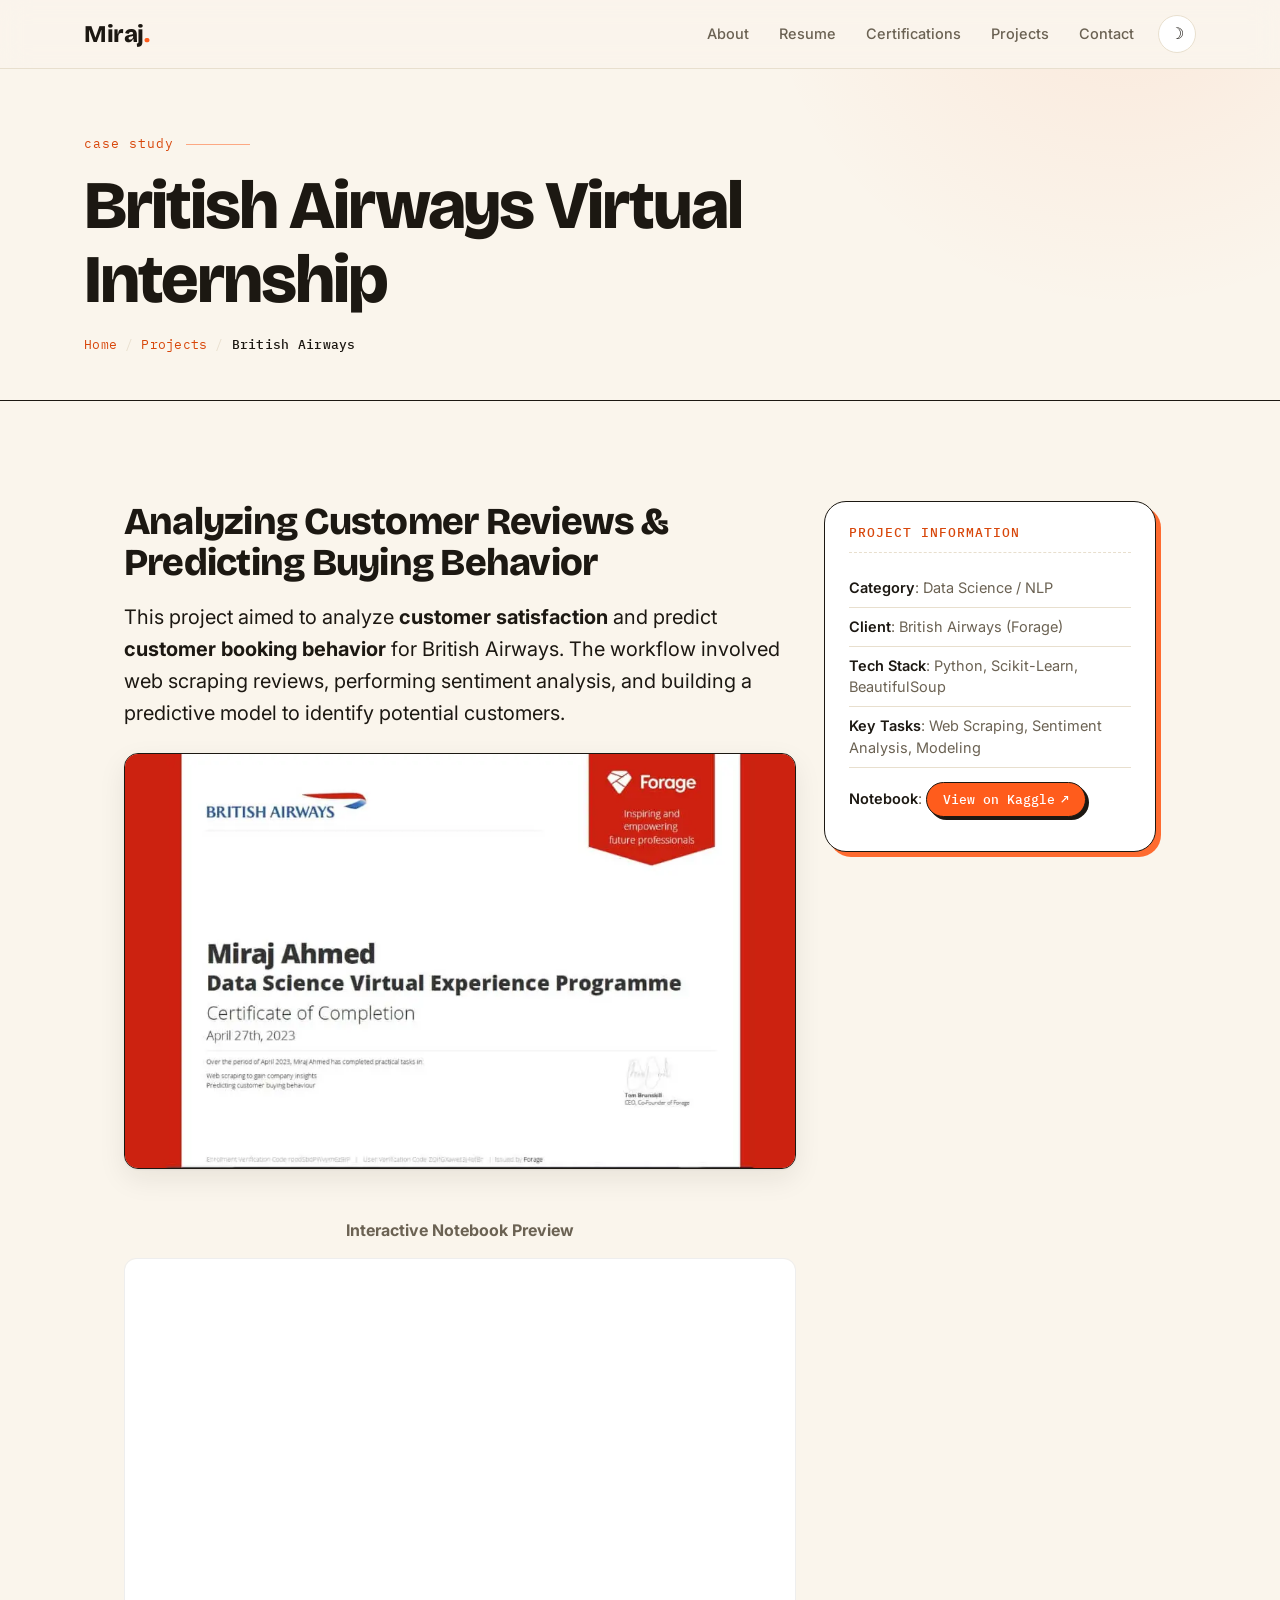
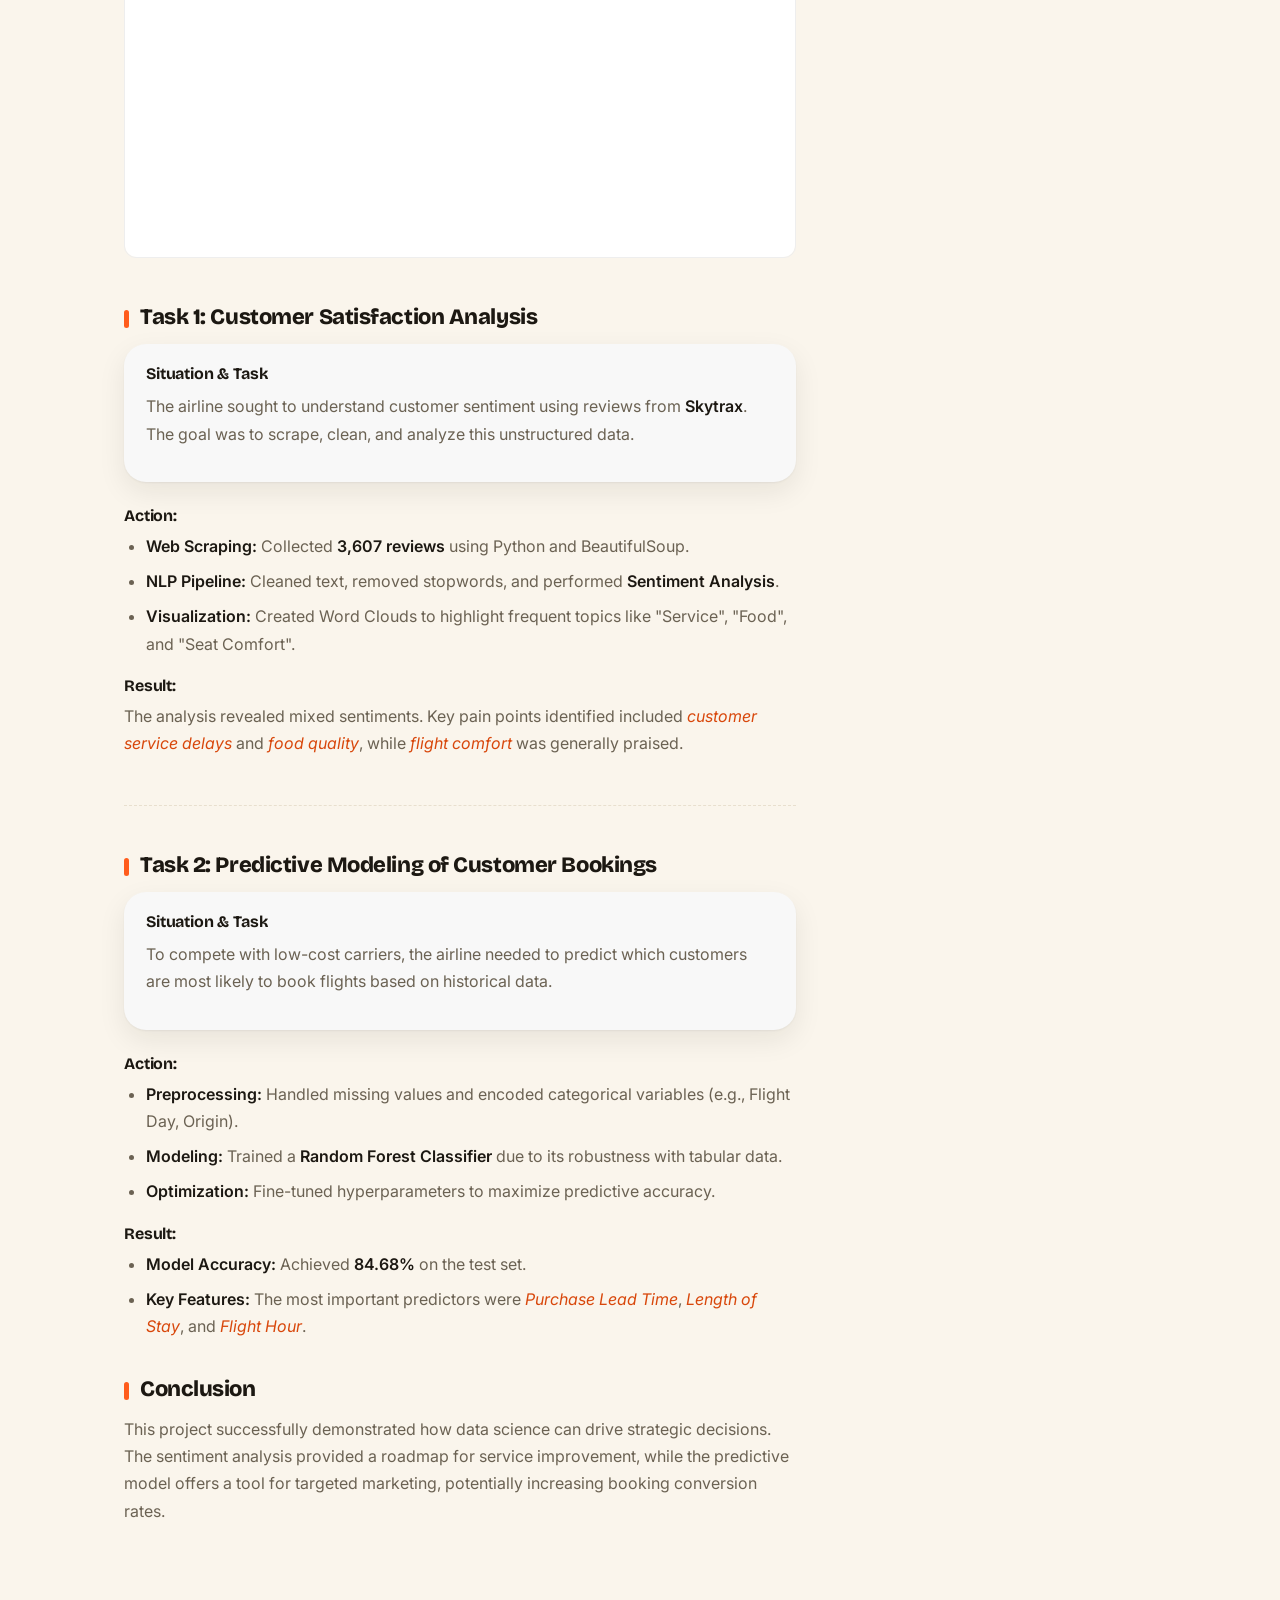
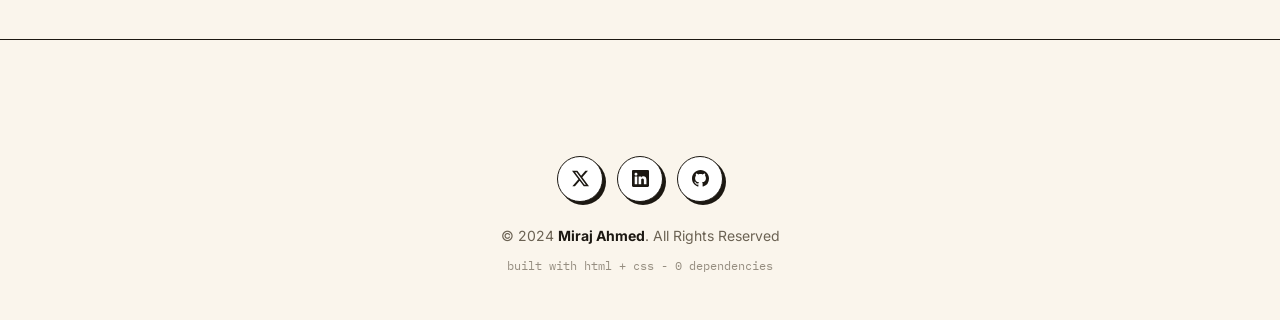
<file: british_airways.html>
<!DOCTYPE html>
<html lang="en">

<head>
  <meta charset="utf-8">
  <meta content="width=device-width, initial-scale=1.0" name="viewport">
  <title>British Airways Virtual Internship | Miraj Ahmed</title>
  <meta content="British Airways Data Science Virtual Internship Project" name="description">
  <meta content="Data Science, Python, Sentiment Analysis, Predictive Modeling" name="keywords">

  <link href="img/M.webp" rel="icon">
  <link href="img/favicon.webp" rel="apple-touch-icon">

  <link rel="preconnect" href="https://fonts.googleapis.com">
  <link rel="preconnect" href="https://fonts.gstatic.com" crossorigin>
  <link href="https://fonts.googleapis.com/css2?family=Bricolage+Grotesque:opsz,wght@12..96,400..800&family=Caveat:wght@500;600&family=Inter:wght@400;500;600&family=IBM+Plex+Mono:wght@400;500&display=swap" rel="stylesheet">

  <link href="assets/css/home.css" rel="stylesheet">
  <link href="assets/css/case.css" rel="stylesheet">

  <script>
    (function () {
      var t = localStorage.getItem("theme") ||
        (window.matchMedia("(prefers-color-scheme: dark)").matches ? "dark" : "light");
      document.documentElement.setAttribute("data-theme", t);
    })();
  </script>
</head>

<body>

  <header class="site-header">
    <div class="wrap">
      <a href="index.html" class="logo">Miraj<span>.</span></a>
      <nav class="nav" aria-label="Main navigation">
        <a href="index.html#about">About</a>
        <a href="index.html#resume">Resume</a>
        <a href="index.html#certifications">Certifications</a>
        <a href="index.html#portfolio">Projects</a>
        <a href="index.html#contact">Contact</a>
        <button class="theme-toggle" id="themeToggle" title="Toggle dark mode" aria-label="Toggle dark mode">
          <span class="icon-moon">&#9789;</span>
          <span class="icon-sun">&#9728;</span>
        </button>
      </nav>
    </div>
  </header>

  <main id="top">

    <div class="page-head">
      <div class="wrap">
        <p class="data-label">case study</p>
        <h1>British Airways Virtual Internship</h1>
        <nav class="breadcrumbs" aria-label="Breadcrumb">
          <a href="index.html">Home</a><span class="sep">/</span><a href="index.html#portfolio">Projects</a><span class="sep">/</span><span>British Airways</span>
        </nav>
      </div>
    </div>

    <section class="case">
      <div class="wrap">
        <div class="row gy-4">
        <div class="col-lg-4 order-lg-2 reveal">
        <div class="portfolio-info">
        <h3>Project Information</h3>
        <ul>
        <li><strong>Category</strong>: Data Science / NLP</li>
        <li><strong>Client</strong>: British Airways (Forage)</li>
        <li><strong>Tech Stack</strong>: Python, Scikit-Learn, BeautifulSoup</li>
        <li><strong>Key Tasks</strong>: Web Scraping, Sentiment Analysis, Modeling</li>
        <li><strong>Notebook</strong>: <a class="btn-visit" href="https://www.kaggle.com/embed/mirajahmedlearns/british-airlines-virtual-internship-task-1?kernelSessionId=137602477" rel="noopener" target="_blank">View on Kaggle</a></li>
        </ul>
        </div>
        </div>
        <div class="col-lg-8 order-lg-1 reveal">
        <div class="portfolio-description">
        <h2>Analyzing Customer Reviews &amp; Predicting Buying Behavior</h2>
        <p class="lead">
                        This project aimed to analyze <strong>customer satisfaction</strong> and predict <strong>customer
                          booking behavior</strong> for British Airways.
                        The workflow involved web scraping reviews, performing sentiment analysis, and building a predictive
                        model to identify potential customers.
                      </p>
        <div class="my-4">
        <img alt="British Airways Certificate" class="img-fluid rounded shadow-sm w-100" loading="lazy" src="img/portfolio/british_airways_certificate.webp"/>
        </div>
        <div class="my-5">
        <p class="text-center fw-bold mb-2">Interactive Notebook Preview</p>
        <div class="ratio ratio-16x9" style="height: 600px; border: 1px solid #eee; border-radius: 12px; overflow: hidden;">
        <iframe allowfullscreen="" src="https://www.kaggle.com/embed/mirajahmedlearns/british-airlines-virtual-internship-task-1?kernelSessionId=137602477" title="British Airlines Virtual Internship Task-1"></iframe>
        </div>
        </div>
        <h3>Task 1: Customer Satisfaction Analysis</h3>
        <div class="card border-0 bg-light mb-4">
        <div class="card-body">
        <h5 class="card-title fw-bold">Situation &amp; Task</h5>
        <p class="card-text">The airline sought to understand customer sentiment using reviews from
                            <strong>Skytrax</strong>. The goal was to scrape, clean, and analyze this unstructured data.
                          </p>
        </div>
        </div>
        <h5>Action:</h5>
        <ul>
        <li><strong>Web Scraping:</strong> Collected <strong>3,607 reviews</strong> using Python and
                          BeautifulSoup.</li>
        <li><strong>NLP Pipeline:</strong> Cleaned text, removed stopwords, and performed <strong>Sentiment
                            Analysis</strong>.</li>
        <li><strong>Visualization:</strong> Created Word Clouds to highlight frequent topics like "Service",
                          "Food", and "Seat Comfort".</li>
        </ul>
        <h5>Result:</h5>
        <p>The analysis revealed mixed sentiments. Key pain points identified included <em>customer service
                          delays</em> and <em>food quality</em>, while <em>flight comfort</em> was generally praised.</p>
        <hr class="my-5"/>
        <h3>Task 2: Predictive Modeling of Customer Bookings</h3>
        <div class="card border-0 bg-light mb-4">
        <div class="card-body">
        <h5 class="card-title fw-bold">Situation &amp; Task</h5>
        <p class="card-text">To compete with low-cost carriers, the airline needed to predict which customers
                            are most likely to book flights based on historical data.</p>
        </div>
        </div>
        <h5>Action:</h5>
        <ul>
        <li><strong>Preprocessing:</strong> Handled missing values and encoded categorical variables (e.g.,
                          Flight Day, Origin).</li>
        <li><strong>Modeling:</strong> Trained a <strong>Random Forest Classifier</strong> due to its robustness
                          with tabular data.</li>
        <li><strong>Optimization:</strong> Fine-tuned hyperparameters to maximize predictive accuracy.</li>
        </ul>
        <h5>Result:</h5>
        <ul>
        <li><strong>Model Accuracy:</strong> Achieved <strong>84.68%</strong> on the test set.</li>
        <li><strong>Key Features:</strong> The most important predictors were <em>Purchase Lead Time</em>,
                          <em>Length of Stay</em>, and <em>Flight Hour</em>.
                        </li>
        </ul>
        <h3>Conclusion</h3>
        <p>
                        This project successfully demonstrated how data science can drive strategic decisions. The sentiment
                        analysis provided a roadmap for service improvement,
                        while the predictive model offers a tool for targeted marketing, potentially increasing booking
                        conversion rates.
                      </p>
        </div>
        </div>
        </div>
      </div>
    </section>

  </main>

  <footer class="site-footer">
    <div class="wrap">
      <div class="socials">
        <a href="https://twitter.com/symanto_" aria-label="Twitter">
          <svg viewBox="0 0 16 16"><path d="M12.6.75h2.454l-5.36 6.142L16 15.25h-4.937l-3.867-5.07-4.425 5.07H.316l5.733-6.57L0 .75h5.063l3.495 4.633L12.601.75Zm-.86 13.028h1.36L4.323 2.145H2.865z"/></svg>
        </a>
        <a href="https://www.linkedin.com/in/mirajsym/" aria-label="LinkedIn">
          <svg viewBox="0 0 16 16"><path d="M0 1.146C0 .513.526 0 1.175 0h13.65C15.474 0 16 .513 16 1.146v13.708c0 .633-.526 1.146-1.175 1.146H1.175C.526 16 0 15.487 0 14.854zm4.943 12.248V6.169H2.542v7.225zm-1.2-8.212c.837 0 1.358-.554 1.358-1.248-.015-.709-.52-1.248-1.342-1.248S2.4 3.226 2.4 3.934c0 .694.521 1.248 1.327 1.248zm4.908 8.212V9.359c0-.216.016-.432.08-.586.173-.431.568-.878 1.232-.878.869 0 1.216.662 1.216 1.634v3.865h2.401V9.25c0-2.22-1.184-3.252-2.764-3.252-1.274 0-1.845.7-2.165 1.193v.025h-.016l.016-.025V6.169h-2.4c.03.678 0 7.225 0 7.225z"/></svg>
        </a>
        <a href="https://github.com/mirajSYM02" aria-label="GitHub">
          <svg viewBox="0 0 16 16"><path d="M8 0C3.58 0 0 3.58 0 8c0 3.54 2.29 6.53 5.47 7.59.4.07.55-.17.55-.38 0-.19-.01-.82-.01-1.49-2.01.37-2.53-.49-2.69-.94-.09-.23-.48-.94-.82-1.13-.28-.15-.68-.52-.01-.53.63-.01 1.08.58 1.23.82.72 1.21 1.87.87 2.33.66.07-.52.28-.87.51-1.07-1.78-.2-3.64-.89-3.64-3.95 0-.87.31-1.59.82-2.15-.08-.2-.36-1.02.08-2.12 0 0 .67-.21 2.2.82.64-.18 1.32-.27 2-.27s1.36.09 2 .27c1.53-1.04 2.2-.82 2.2-.82.44 1.1.16 1.92.08 2.12.51.56.82 1.27.82 2.15 0 3.07-1.87 3.75-3.65 3.95.29.25.54.73.54 1.48 0 1.07-.01 1.93-.01 2.2 0 .21.15.46.55.38A8.01 8.01 0 0 0 16 8c0-4.42-3.58-8-8-8"/></svg>
        </a>
      </div>
      <p>&copy; 2024 <strong>Miraj Ahmed</strong>. All Rights Reserved</p>
      <p class="mono-sign">built with html + css - 0 dependencies</p>
    </div>
  </footer>

  <a href="#top" class="scroll-top" id="scrollTop" aria-label="Scroll to top">&uarr;</a>

  <script src="assets/js/site.js"></script>

</body>

</html>
</file>
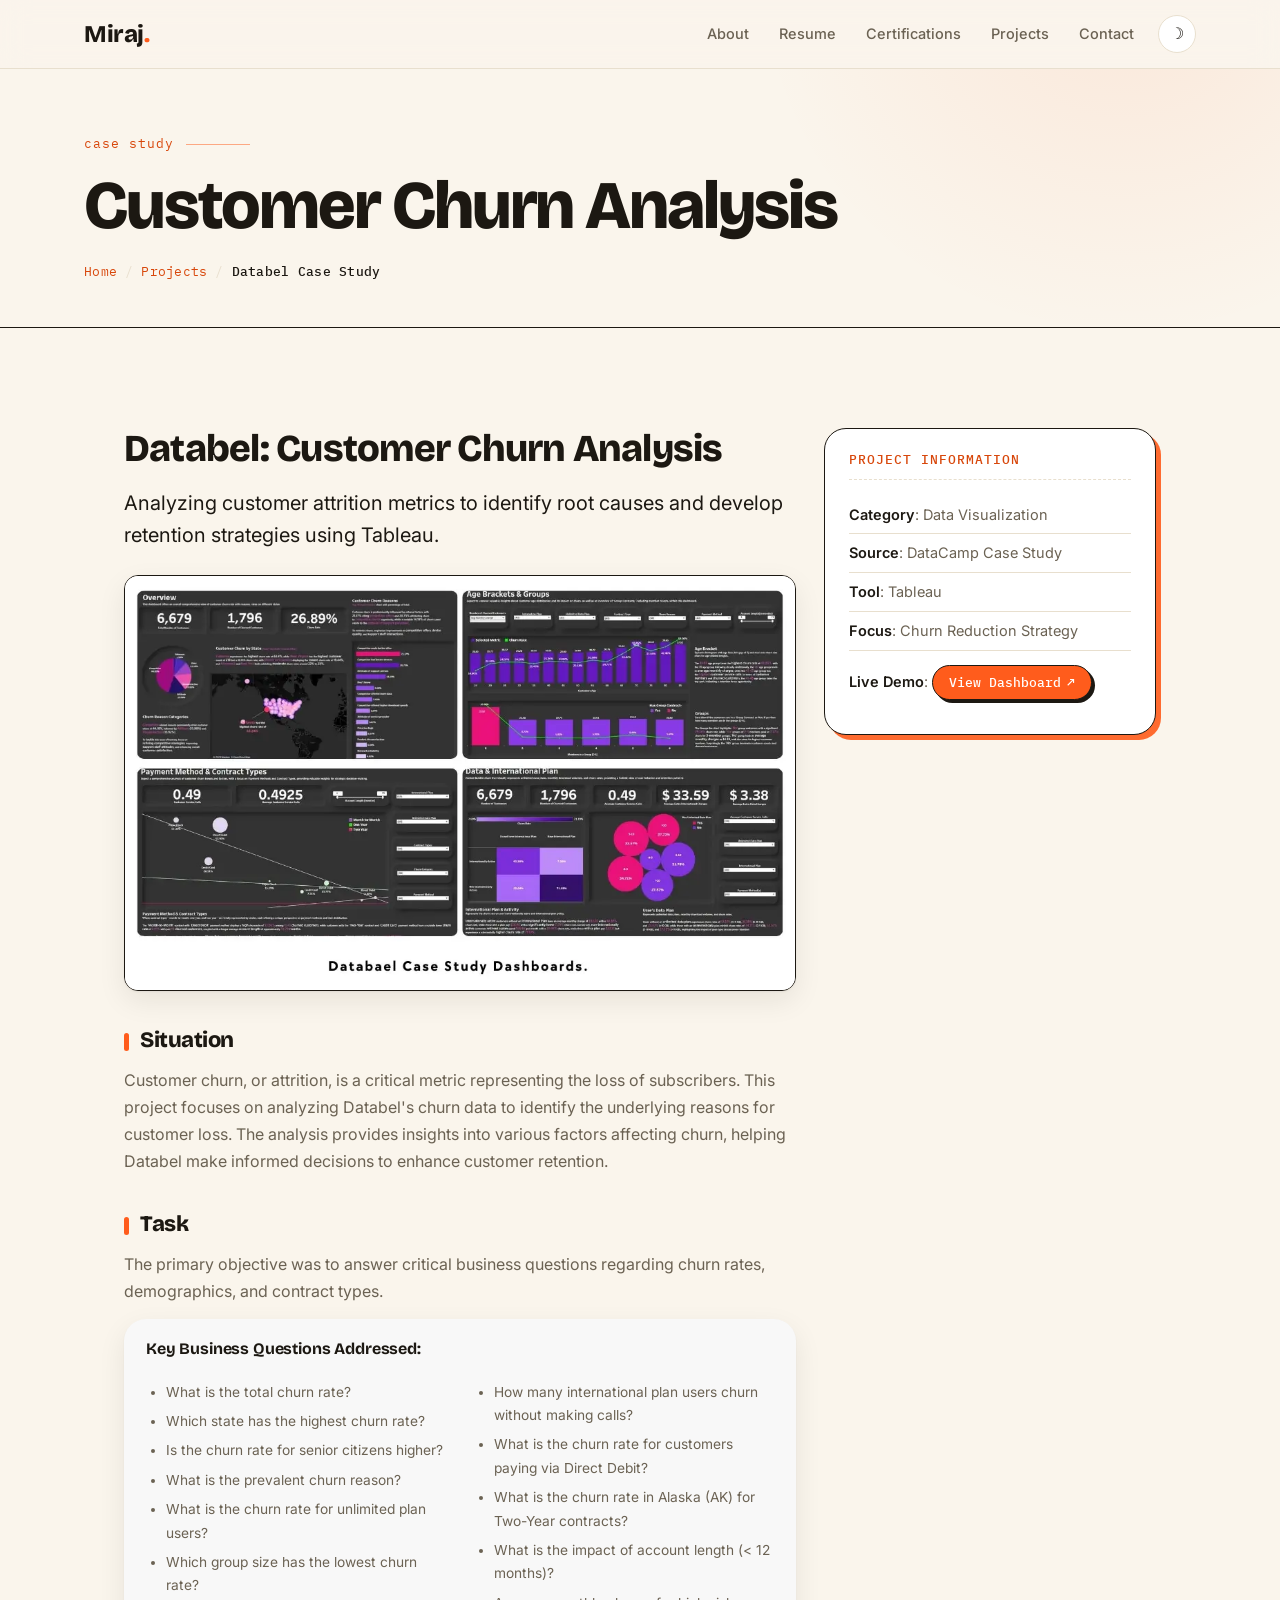
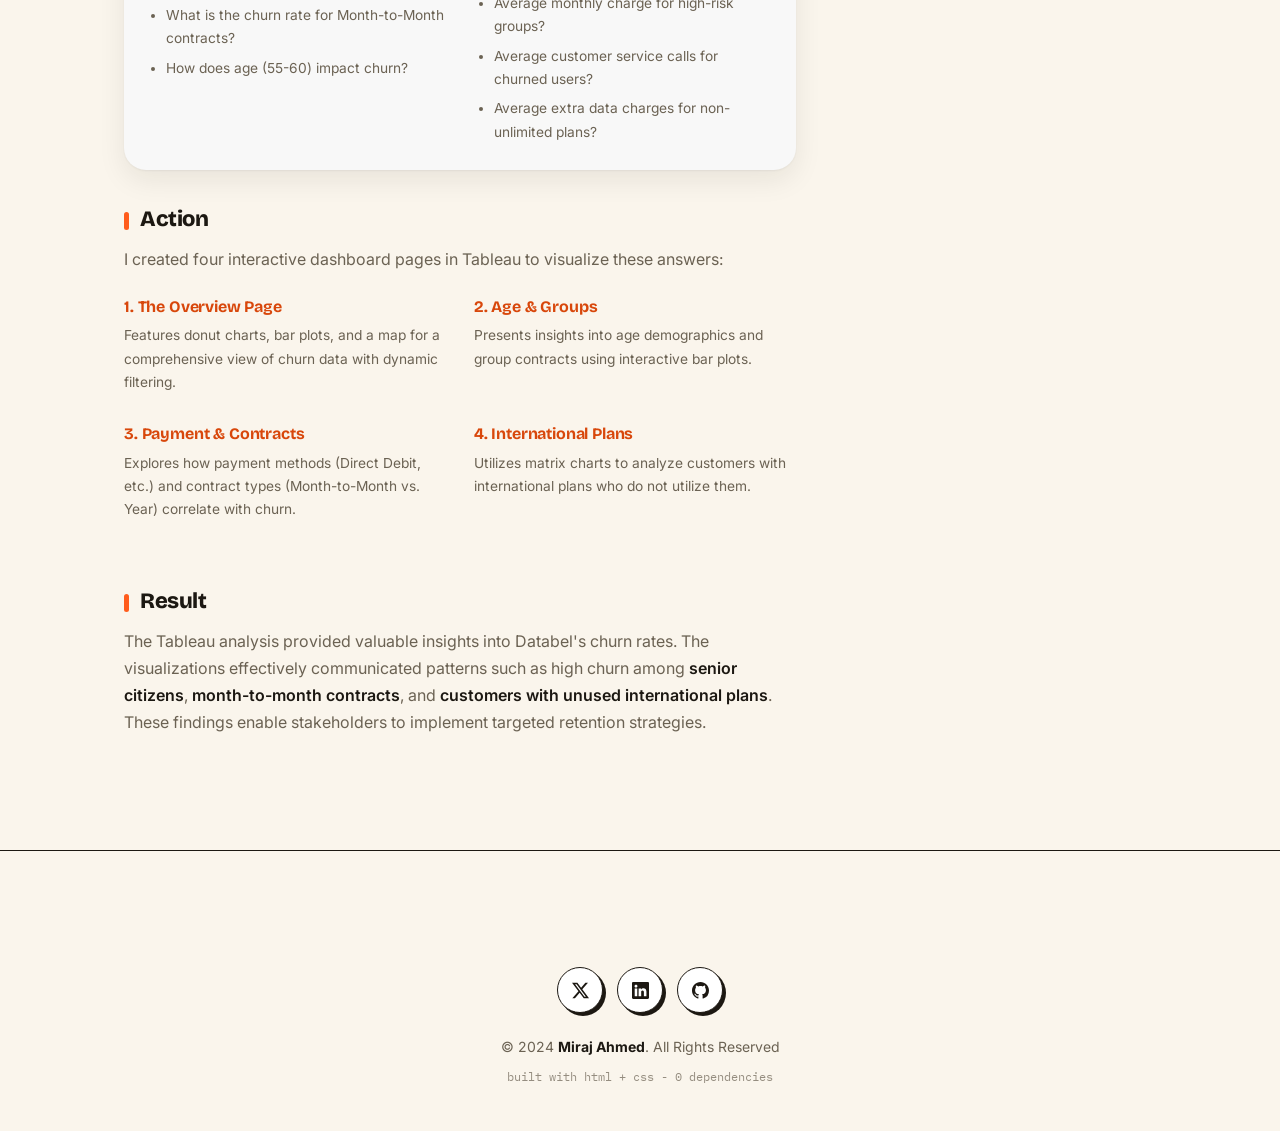
<file: datacamp.html>
<!DOCTYPE html>
<html lang="en">

<head>
  <meta charset="utf-8">
  <meta content="width=device-width, initial-scale=1.0" name="viewport">
  <title>Customer Churn Analysis (Tableau) | Miraj Ahmed</title>
  <meta content="Databel Customer Churn Analysis using Tableau - DataCamp Case Study" name="description">
  <meta content="Tableau, Data Analysis, Churn Prediction, Data Visualization" name="keywords">

  <link href="img/M.webp" rel="icon">
  <link href="img/favicon.webp" rel="apple-touch-icon">

  <link rel="preconnect" href="https://fonts.googleapis.com">
  <link rel="preconnect" href="https://fonts.gstatic.com" crossorigin>
  <link href="https://fonts.googleapis.com/css2?family=Bricolage+Grotesque:opsz,wght@12..96,400..800&family=Caveat:wght@500;600&family=Inter:wght@400;500;600&family=IBM+Plex+Mono:wght@400;500&display=swap" rel="stylesheet">

  <link href="assets/css/home.css" rel="stylesheet">
  <link href="assets/css/case.css" rel="stylesheet">

  <script>
    (function () {
      var t = localStorage.getItem("theme") ||
        (window.matchMedia("(prefers-color-scheme: dark)").matches ? "dark" : "light");
      document.documentElement.setAttribute("data-theme", t);
    })();
  </script>
</head>

<body>

  <header class="site-header">
    <div class="wrap">
      <a href="index.html" class="logo">Miraj<span>.</span></a>
      <nav class="nav" aria-label="Main navigation">
        <a href="index.html#about">About</a>
        <a href="index.html#resume">Resume</a>
        <a href="index.html#certifications">Certifications</a>
        <a href="index.html#portfolio">Projects</a>
        <a href="index.html#contact">Contact</a>
        <button class="theme-toggle" id="themeToggle" title="Toggle dark mode" aria-label="Toggle dark mode">
          <span class="icon-moon">&#9789;</span>
          <span class="icon-sun">&#9728;</span>
        </button>
      </nav>
    </div>
  </header>

  <main id="top">

    <div class="page-head">
      <div class="wrap">
        <p class="data-label">case study</p>
        <h1>Customer Churn Analysis</h1>
        <nav class="breadcrumbs" aria-label="Breadcrumb">
          <a href="index.html">Home</a><span class="sep">/</span><a href="index.html#portfolio">Projects</a><span class="sep">/</span><span>Databel Case Study</span>
        </nav>
      </div>
    </div>

    <section class="case">
      <div class="wrap">
        <div class="row gy-4">
        <div class="col-lg-4 order-lg-2 reveal">
        <div class="portfolio-info">
        <h3>Project Information</h3>
        <ul>
        <li><strong>Category</strong>: Data Visualization</li>
        <li><strong>Source</strong>: DataCamp Case Study</li>
        <li><strong>Tool</strong>: Tableau</li>
        <li><strong>Focus</strong>: Churn Reduction Strategy</li>
        <li><strong>Live Demo</strong>: <a class="btn-visit" href="https://public.tableau.com/views/DatabelCustomerChurnRateAnalysis/Story1?:language=en-US&amp;:sid=&amp;:redirect=auth&amp;:display_count=n&amp;:origin=viz_share_link" rel="noopener" target="_blank">View Dashboard</a></li>
        </ul>
        </div>
        </div>
        <div class="col-lg-8 order-lg-1 reveal">
        <div class="portfolio-description">
        <h2>Databel: Customer Churn Analysis</h2>
        <p class="lead">
                        Analyzing customer attrition metrics to identify root causes and develop retention strategies using
                        Tableau.
                      </p>
        <div class="my-4">
        <img alt="Databel Dashboard Preview" class="img-fluid rounded shadow-sm w-100" loading="lazy" src="img/portfolio/databel_dashboards.webp"/>
        </div>
        <h3>Situation</h3>
        <p>
                        Customer churn, or attrition, is a critical metric representing the loss of subscribers.
                        This project focuses on analyzing Databel's churn data to identify the underlying reasons for customer
                        loss.
                        The analysis provides insights into various factors affecting churn, helping Databel make informed
                        decisions to enhance customer retention.
                      </p>
        <h3>Task</h3>
        <p>The primary objective was to answer critical business questions regarding churn rates, demographics,
                        and contract types.</p>
        <div class="card border-0 bg-light mb-4">
        <div class="card-body">
        <h5 class="card-title fw-bold mb-3">Key Business Questions Addressed:</h5>
        <div class="row">
        <div class="col-md-6">
        <ul class="small">
        <li>What is the total churn rate?</li>
        <li>Which state has the highest churn rate?</li>
        <li>Is the churn rate for senior citizens higher?</li>
        <li>What is the prevalent churn reason?</li>
        <li>What is the churn rate for unlimited plan users?</li>
        <li>Which group size has the lowest churn rate?</li>
        <li>What is the churn rate for Month-to-Month contracts?</li>
        <li>How does age (55-60) impact churn?</li>
        </ul>
        </div>
        <div class="col-md-6">
        <ul class="small">
        <li>How many international plan users churn without making calls?</li>
        <li>What is the churn rate for customers paying via Direct Debit?</li>
        <li>What is the churn rate in Alaska (AK) for Two-Year contracts?</li>
        <li>What is the impact of account length (&lt; 12 months)?</li>
        <li>Average monthly charge for high-risk groups?</li>
        <li>Average customer service calls for churned users?</li>
        <li>Average extra data charges for non-unlimited plans?</li>
        </ul>
        </div>
        </div>
        </div>
        </div>
        <h3>Action</h3>
        <p>I created four interactive dashboard pages in Tableau to visualize these answers:</p>
        <div class="row mt-4">
        <div class="col-md-6 mb-3">
        <h5 class="fw-bold text-primary">1. The Overview Page</h5>
        <p class="small">Features donut charts, bar plots, and a map for a comprehensive view of churn data
                            with dynamic filtering.</p>
        </div>
        <div class="col-md-6 mb-3">
        <h5 class="fw-bold text-primary">2. Age &amp; Groups</h5>
        <p class="small">Presents insights into age demographics and group contracts using interactive bar
                            plots.</p>
        </div>
        <div class="col-md-6 mb-3">
        <h5 class="fw-bold text-primary">3. Payment &amp; Contracts</h5>
        <p class="small">Explores how payment methods (Direct Debit, etc.) and contract types (Month-to-Month
                            vs. Year) correlate with churn.</p>
        </div>
        <div class="col-md-6 mb-3">
        <h5 class="fw-bold text-primary">4. International Plans</h5>
        <p class="small">Utilizes matrix charts to analyze customers with international plans who do not
                            utilize them.</p>
        </div>
        </div>
        <h3>Result</h3>
        <p>
                        The Tableau analysis provided valuable insights into Databel's churn rates. The visualizations
                        effectively communicated patterns such as high churn among
                        <strong>senior citizens</strong>, <strong>month-to-month contracts</strong>, and <strong>customers with
                          unused international plans</strong>.
                        These findings enable stakeholders to implement targeted retention strategies.
                      </p>
        </div>
        </div>
        </div>
      </div>
    </section>

  </main>

  <footer class="site-footer">
    <div class="wrap">
      <div class="socials">
        <a href="https://twitter.com/symanto_" aria-label="Twitter">
          <svg viewBox="0 0 16 16"><path d="M12.6.75h2.454l-5.36 6.142L16 15.25h-4.937l-3.867-5.07-4.425 5.07H.316l5.733-6.57L0 .75h5.063l3.495 4.633L12.601.75Zm-.86 13.028h1.36L4.323 2.145H2.865z"/></svg>
        </a>
        <a href="https://www.linkedin.com/in/mirajsym/" aria-label="LinkedIn">
          <svg viewBox="0 0 16 16"><path d="M0 1.146C0 .513.526 0 1.175 0h13.65C15.474 0 16 .513 16 1.146v13.708c0 .633-.526 1.146-1.175 1.146H1.175C.526 16 0 15.487 0 14.854zm4.943 12.248V6.169H2.542v7.225zm-1.2-8.212c.837 0 1.358-.554 1.358-1.248-.015-.709-.52-1.248-1.342-1.248S2.4 3.226 2.4 3.934c0 .694.521 1.248 1.327 1.248zm4.908 8.212V9.359c0-.216.016-.432.08-.586.173-.431.568-.878 1.232-.878.869 0 1.216.662 1.216 1.634v3.865h2.401V9.25c0-2.22-1.184-3.252-2.764-3.252-1.274 0-1.845.7-2.165 1.193v.025h-.016l.016-.025V6.169h-2.4c.03.678 0 7.225 0 7.225z"/></svg>
        </a>
        <a href="https://github.com/mirajSYM02" aria-label="GitHub">
          <svg viewBox="0 0 16 16"><path d="M8 0C3.58 0 0 3.58 0 8c0 3.54 2.29 6.53 5.47 7.59.4.07.55-.17.55-.38 0-.19-.01-.82-.01-1.49-2.01.37-2.53-.49-2.69-.94-.09-.23-.48-.94-.82-1.13-.28-.15-.68-.52-.01-.53.63-.01 1.08.58 1.23.82.72 1.21 1.87.87 2.33.66.07-.52.28-.87.51-1.07-1.78-.2-3.64-.89-3.64-3.95 0-.87.31-1.59.82-2.15-.08-.2-.36-1.02.08-2.12 0 0 .67-.21 2.2.82.64-.18 1.32-.27 2-.27s1.36.09 2 .27c1.53-1.04 2.2-.82 2.2-.82.44 1.1.16 1.92.08 2.12.51.56.82 1.27.82 2.15 0 3.07-1.87 3.75-3.65 3.95.29.25.54.73.54 1.48 0 1.07-.01 1.93-.01 2.2 0 .21.15.46.55.38A8.01 8.01 0 0 0 16 8c0-4.42-3.58-8-8-8"/></svg>
        </a>
      </div>
      <p>&copy; 2024 <strong>Miraj Ahmed</strong>. All Rights Reserved</p>
      <p class="mono-sign">built with html + css - 0 dependencies</p>
    </div>
  </footer>

  <a href="#top" class="scroll-top" id="scrollTop" aria-label="Scroll to top">&uarr;</a>

  <script src="assets/js/site.js"></script>

</body>

</html>
</file>
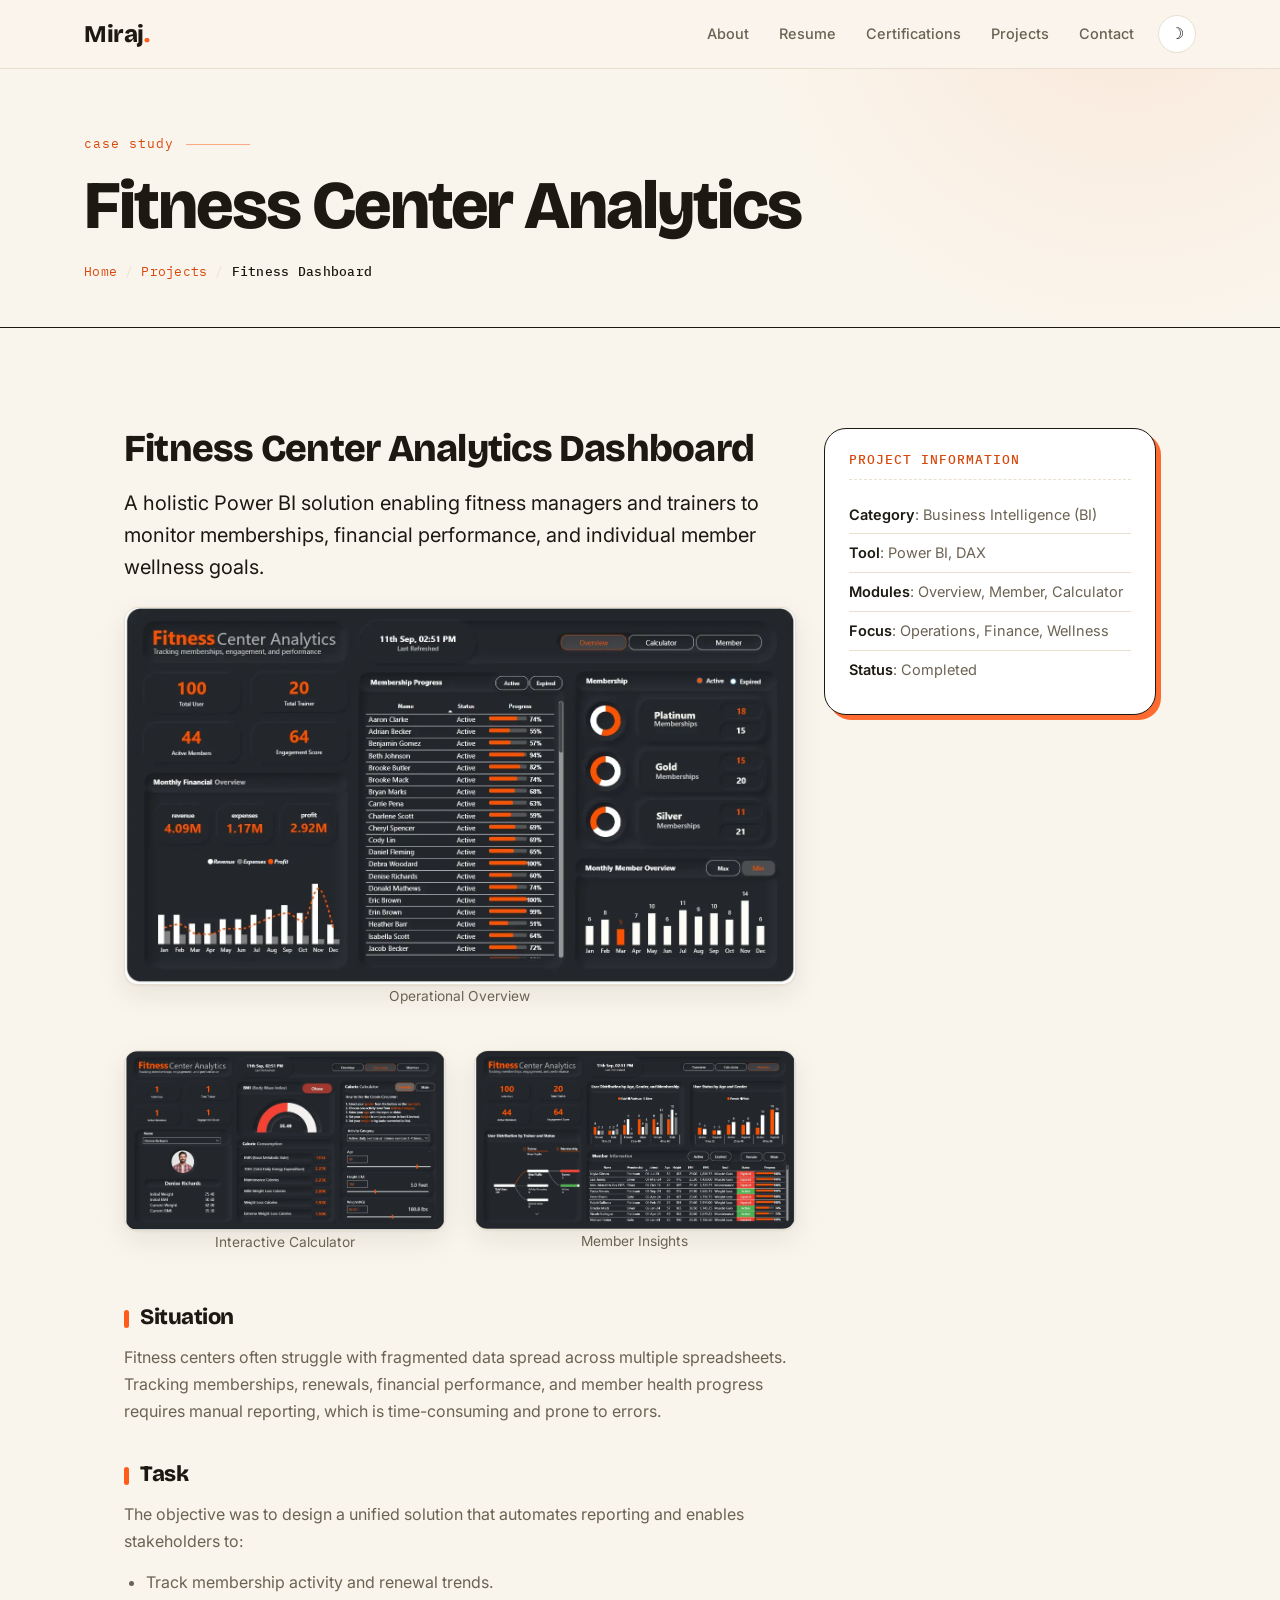
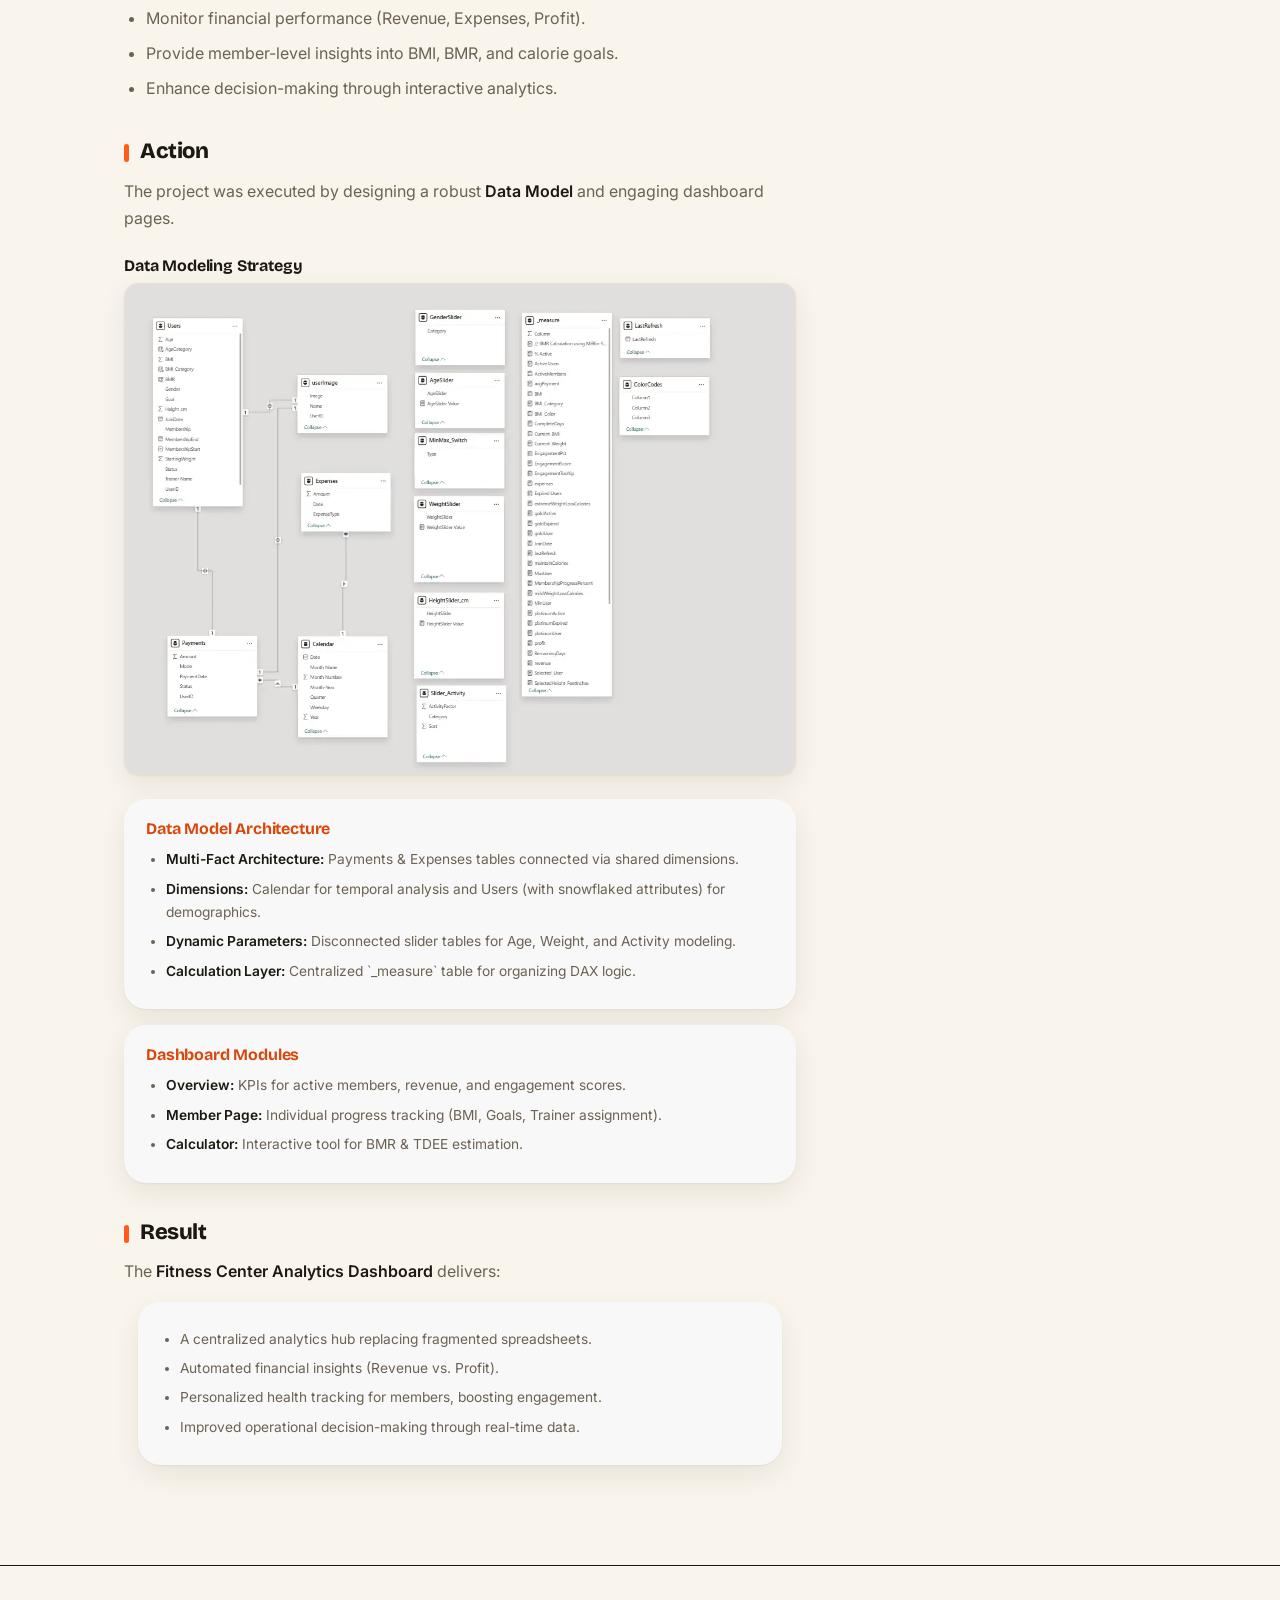
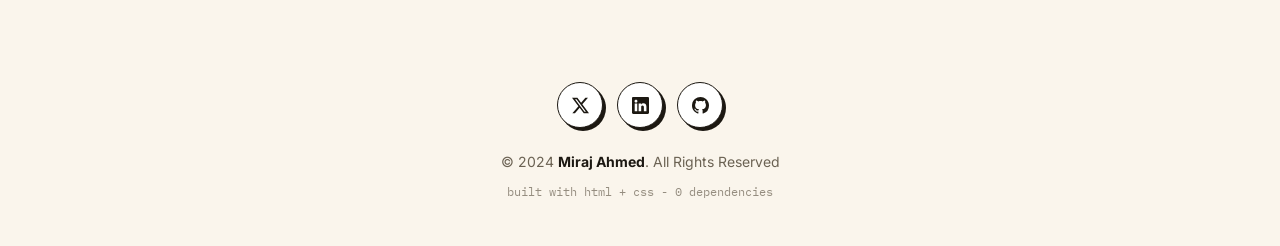
<file: fitness_dashboard.html>
<!DOCTYPE html>
<html lang="en">

<head>
  <meta charset="utf-8">
  <meta content="width=device-width, initial-scale=1.0" name="viewport">
  <title>Fitness Analytics Dashboard | Miraj Ahmed</title>
  <meta content="Power BI Dashboard for Fitness Center Analytics" name="description">
  <meta content="Power BI, DAX, Data Analysis, Health Analytics" name="keywords">

  <link href="img/M.webp" rel="icon">
  <link href="img/favicon.webp" rel="apple-touch-icon">

  <link rel="preconnect" href="https://fonts.googleapis.com">
  <link rel="preconnect" href="https://fonts.gstatic.com" crossorigin>
  <link href="https://fonts.googleapis.com/css2?family=Bricolage+Grotesque:opsz,wght@12..96,400..800&family=Caveat:wght@500;600&family=Inter:wght@400;500;600&family=IBM+Plex+Mono:wght@400;500&display=swap" rel="stylesheet">

  <link href="assets/css/home.css" rel="stylesheet">
  <link href="assets/css/case.css" rel="stylesheet">

  <script>
    (function () {
      var t = localStorage.getItem("theme") ||
        (window.matchMedia("(prefers-color-scheme: dark)").matches ? "dark" : "light");
      document.documentElement.setAttribute("data-theme", t);
    })();
  </script>
</head>

<body>

  <header class="site-header">
    <div class="wrap">
      <a href="index.html" class="logo">Miraj<span>.</span></a>
      <nav class="nav" aria-label="Main navigation">
        <a href="index.html#about">About</a>
        <a href="index.html#resume">Resume</a>
        <a href="index.html#certifications">Certifications</a>
        <a href="index.html#portfolio">Projects</a>
        <a href="index.html#contact">Contact</a>
        <button class="theme-toggle" id="themeToggle" title="Toggle dark mode" aria-label="Toggle dark mode">
          <span class="icon-moon">&#9789;</span>
          <span class="icon-sun">&#9728;</span>
        </button>
      </nav>
    </div>
  </header>

  <main id="top">

    <div class="page-head">
      <div class="wrap">
        <p class="data-label">case study</p>
        <h1>Fitness Center Analytics</h1>
        <nav class="breadcrumbs" aria-label="Breadcrumb">
          <a href="index.html">Home</a><span class="sep">/</span><a href="index.html#portfolio">Projects</a><span class="sep">/</span><span>Fitness Dashboard</span>
        </nav>
      </div>
    </div>

    <section class="case">
      <div class="wrap">
        <div class="row gy-4">
        <div class="col-lg-4 order-lg-2 reveal">
        <div class="portfolio-info">
        <h3>Project Information</h3>
        <ul>
        <li><strong>Category</strong>: Business Intelligence (BI)</li>
        <li><strong>Tool</strong>: Power BI, DAX</li>
        <li><strong>Modules</strong>: Overview, Member, Calculator</li>
        <li><strong>Focus</strong>: Operations, Finance, Wellness</li>
        <li><strong>Status</strong>: Completed</li>
        </ul>
        </div>
        </div>
        <div class="col-lg-8 order-lg-1 reveal">
        <div class="portfolio-description">
        <h2>Fitness Center Analytics Dashboard</h2>
        <p class="lead">
                        A holistic Power BI solution enabling fitness managers and trainers to monitor memberships, financial
                        performance, and individual member wellness goals.
                      </p>
        <div class="row gy-4 my-4">
        <div class="col-12">
        <img alt="Overview Dashboard" class="img-fluid rounded shadow-sm border" loading="lazy" src="img/portfolio/overview.webp"/>
        <p class="text-center text-muted small mt-2">Operational Overview</p>
        </div>
        <div class="col-md-6">
        <img alt="BMI Calculator" class="img-fluid rounded shadow-sm border" loading="lazy" src="img/portfolio/Calculator.webp"/>
        <p class="text-center text-muted small mt-2">Interactive Calculator</p>
        </div>
        <div class="col-md-6">
        <img alt="Member Details" class="img-fluid rounded shadow-sm border" loading="lazy" src="img/portfolio/Member.webp"/>
        <p class="text-center text-muted small mt-2">Member Insights</p>
        </div>
        </div>
        <h3>Situation</h3>
        <p>
                        Fitness centers often struggle with fragmented data spread across multiple spreadsheets. Tracking
                        memberships, renewals, financial performance, and member health progress requires manual reporting,
                        which is time-consuming and prone to errors.
                      </p>
        <h3>Task</h3>
        <p>The objective was to design a unified solution that automates reporting and enables stakeholders to:
                      </p>
        <ul>
        <li>Track membership activity and renewal trends.</li>
        <li>Monitor financial performance (Revenue, Expenses, Profit).</li>
        <li>Provide member-level insights into BMI, BMR, and calorie goals.</li>
        <li>Enhance decision-making through interactive analytics.</li>
        </ul>
        <h3>Action</h3>
        <p>The project was executed by designing a robust <strong>Data Model</strong> and engaging dashboard
                        pages.</p>
        <div class="my-4">
        <h5 class="fw-bold">Data Modeling Strategy</h5>
        <img alt="Power BI Data Model" class="img-fluid rounded shadow-sm border w-100" loading="lazy" src="img/portfolio/data_model.webp"/>
        </div>
        <div class="row mt-4">
        <div class="col-12">
        <div class="card border-0 bg-light">
        <div class="card-body">
        <h5 class="card-title fw-bold text-primary">Data Model Architecture</h5>
        <ul class="small mb-0">
        <li><strong>Multi-Fact Architecture:</strong> Payments &amp; Expenses tables connected via shared
                                  dimensions.</li>
        <li><strong>Dimensions:</strong> Calendar for temporal analysis and Users (with snowflaked
                                  attributes) for demographics.</li>
        <li><strong>Dynamic Parameters:</strong> Disconnected slider tables for Age, Weight, and
                                  Activity modeling.</li>
        <li><strong>Calculation Layer:</strong> Centralized `_measure` table for organizing DAX logic.
                                </li>
        </ul>
        </div>
        </div>
        </div>
        <div class="col-12 mt-3">
        <div class="card border-0 bg-light">
        <div class="card-body">
        <h5 class="card-title fw-bold text-primary">Dashboard Modules</h5>
        <ul class="small mb-0">
        <li><strong>Overview:</strong> KPIs for active members, revenue, and engagement scores.</li>
        <li><strong>Member Page:</strong> Individual progress tracking (BMI, Goals, Trainer assignment).
                                </li>
        <li><strong>Calculator:</strong> Interactive tool for BMR &amp; TDEE estimation.</li>
        </ul>
        </div>
        </div>
        </div>
        </div>
        <h3 class="mt-5">Result</h3>
        <p>The <strong>Fitness Center Analytics Dashboard</strong> delivers:</p>
        <div class="col-12 mt-3">
        <div class="card border-0 bg-light">
        <div class="card-body">
        <ul class="small mb-0">
        <li>A centralized analytics hub replacing fragmented spreadsheets.</li>
        <li>Automated financial insights (Revenue vs. Profit).</li>
        <li>Personalized health tracking for members, boosting engagement.</li>
        <li>Improved operational decision-making through real-time data.</li>
        </ul>
        </div>
        </div>
        </div>
        </div>
        </div>
        </div>
      </div>
    </section>

  </main>

  <footer class="site-footer">
    <div class="wrap">
      <div class="socials">
        <a href="https://twitter.com/symanto_" aria-label="Twitter">
          <svg viewBox="0 0 16 16"><path d="M12.6.75h2.454l-5.36 6.142L16 15.25h-4.937l-3.867-5.07-4.425 5.07H.316l5.733-6.57L0 .75h5.063l3.495 4.633L12.601.75Zm-.86 13.028h1.36L4.323 2.145H2.865z"/></svg>
        </a>
        <a href="https://www.linkedin.com/in/mirajsym/" aria-label="LinkedIn">
          <svg viewBox="0 0 16 16"><path d="M0 1.146C0 .513.526 0 1.175 0h13.65C15.474 0 16 .513 16 1.146v13.708c0 .633-.526 1.146-1.175 1.146H1.175C.526 16 0 15.487 0 14.854zm4.943 12.248V6.169H2.542v7.225zm-1.2-8.212c.837 0 1.358-.554 1.358-1.248-.015-.709-.52-1.248-1.342-1.248S2.4 3.226 2.4 3.934c0 .694.521 1.248 1.327 1.248zm4.908 8.212V9.359c0-.216.016-.432.08-.586.173-.431.568-.878 1.232-.878.869 0 1.216.662 1.216 1.634v3.865h2.401V9.25c0-2.22-1.184-3.252-2.764-3.252-1.274 0-1.845.7-2.165 1.193v.025h-.016l.016-.025V6.169h-2.4c.03.678 0 7.225 0 7.225z"/></svg>
        </a>
        <a href="https://github.com/mirajSYM02" aria-label="GitHub">
          <svg viewBox="0 0 16 16"><path d="M8 0C3.58 0 0 3.58 0 8c0 3.54 2.29 6.53 5.47 7.59.4.07.55-.17.55-.38 0-.19-.01-.82-.01-1.49-2.01.37-2.53-.49-2.69-.94-.09-.23-.48-.94-.82-1.13-.28-.15-.68-.52-.01-.53.63-.01 1.08.58 1.23.82.72 1.21 1.87.87 2.33.66.07-.52.28-.87.51-1.07-1.78-.2-3.64-.89-3.64-3.95 0-.87.31-1.59.82-2.15-.08-.2-.36-1.02.08-2.12 0 0 .67-.21 2.2.82.64-.18 1.32-.27 2-.27s1.36.09 2 .27c1.53-1.04 2.2-.82 2.2-.82.44 1.1.16 1.92.08 2.12.51.56.82 1.27.82 2.15 0 3.07-1.87 3.75-3.65 3.95.29.25.54.73.54 1.48 0 1.07-.01 1.93-.01 2.2 0 .21.15.46.55.38A8.01 8.01 0 0 0 16 8c0-4.42-3.58-8-8-8"/></svg>
        </a>
      </div>
      <p>&copy; 2024 <strong>Miraj Ahmed</strong>. All Rights Reserved</p>
      <p class="mono-sign">built with html + css - 0 dependencies</p>
    </div>
  </footer>

  <a href="#top" class="scroll-top" id="scrollTop" aria-label="Scroll to top">&uarr;</a>

  <script src="assets/js/site.js"></script>

</body>

</html>
</file>
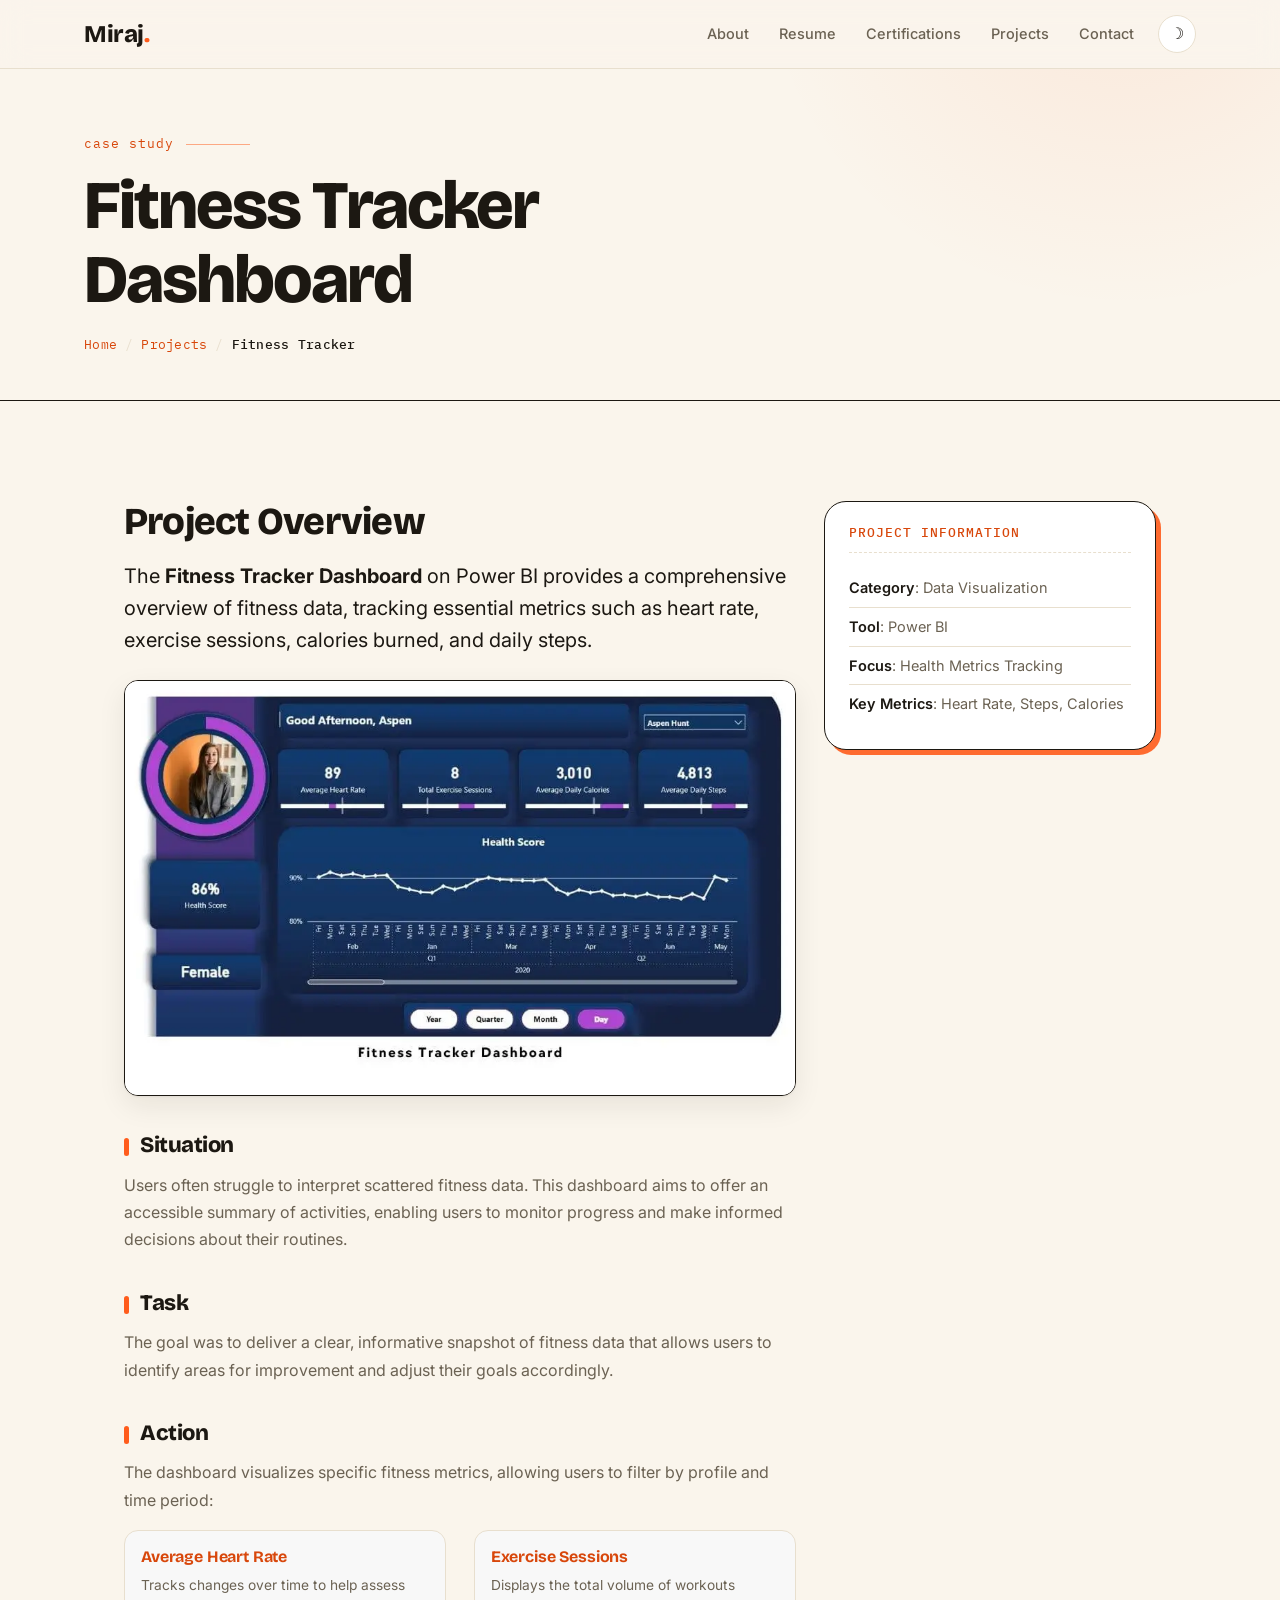
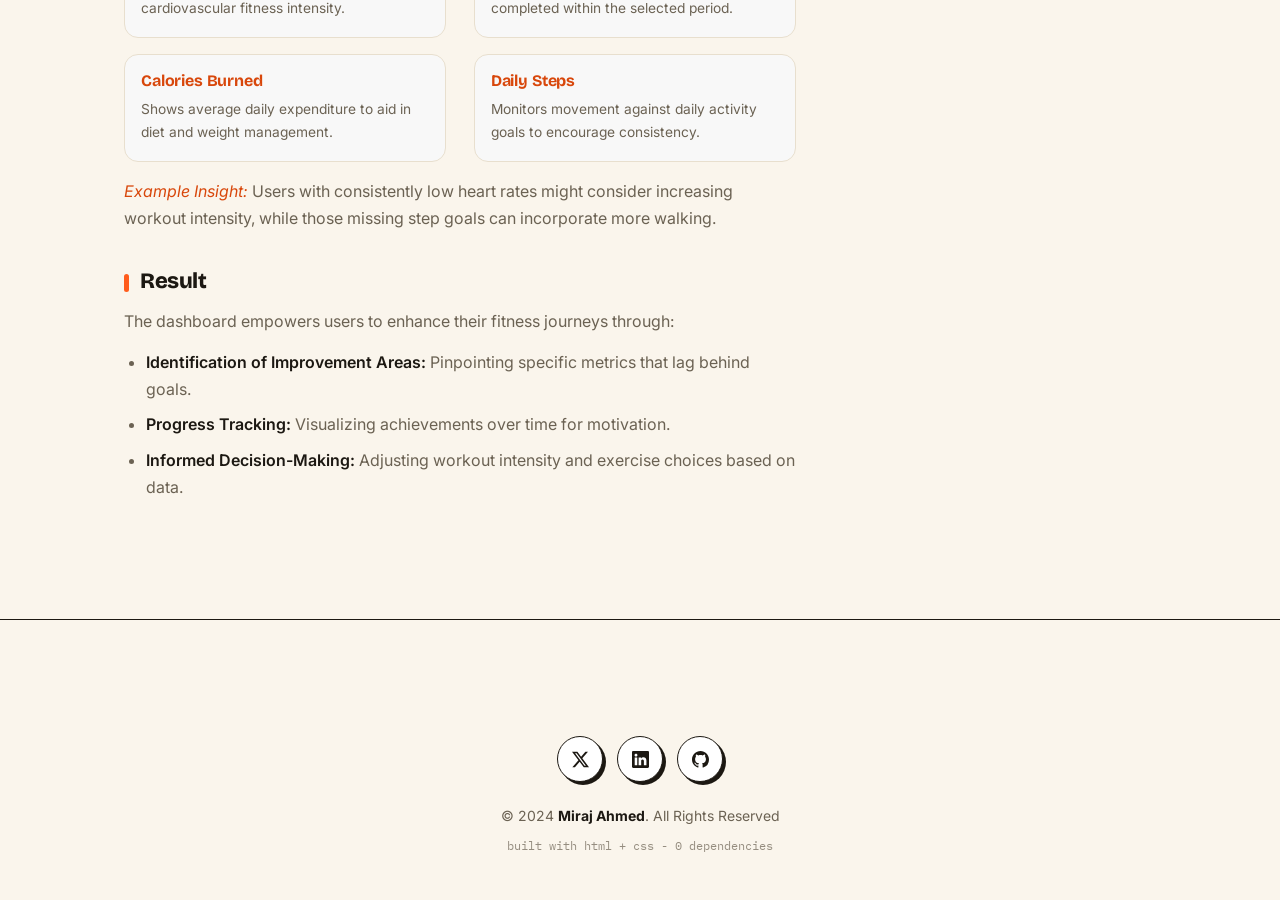
<file: fitness_tracker.html>
<!DOCTYPE html>
<html lang="en">

<head>
  <meta charset="utf-8">
  <meta content="width=device-width, initial-scale=1.0" name="viewport">
  <title>Fitness Tracker Dashboard | Miraj Ahmed</title>
  <meta content="Power BI Dashboard for Fitness Tracking" name="description">
  <meta content="Power BI, Data Visualization, Health Metrics, Dashboard" name="keywords">

  <link href="img/M.webp" rel="icon">
  <link href="img/favicon.webp" rel="apple-touch-icon">

  <link rel="preconnect" href="https://fonts.googleapis.com">
  <link rel="preconnect" href="https://fonts.gstatic.com" crossorigin>
  <link href="https://fonts.googleapis.com/css2?family=Bricolage+Grotesque:opsz,wght@12..96,400..800&family=Caveat:wght@500;600&family=Inter:wght@400;500;600&family=IBM+Plex+Mono:wght@400;500&display=swap" rel="stylesheet">

  <link href="assets/css/home.css" rel="stylesheet">
  <link href="assets/css/case.css" rel="stylesheet">

  <script>
    (function () {
      var t = localStorage.getItem("theme") ||
        (window.matchMedia("(prefers-color-scheme: dark)").matches ? "dark" : "light");
      document.documentElement.setAttribute("data-theme", t);
    })();
  </script>
</head>

<body>

  <header class="site-header">
    <div class="wrap">
      <a href="index.html" class="logo">Miraj<span>.</span></a>
      <nav class="nav" aria-label="Main navigation">
        <a href="index.html#about">About</a>
        <a href="index.html#resume">Resume</a>
        <a href="index.html#certifications">Certifications</a>
        <a href="index.html#portfolio">Projects</a>
        <a href="index.html#contact">Contact</a>
        <button class="theme-toggle" id="themeToggle" title="Toggle dark mode" aria-label="Toggle dark mode">
          <span class="icon-moon">&#9789;</span>
          <span class="icon-sun">&#9728;</span>
        </button>
      </nav>
    </div>
  </header>

  <main id="top">

    <div class="page-head">
      <div class="wrap">
        <p class="data-label">case study</p>
        <h1>Fitness Tracker Dashboard</h1>
        <nav class="breadcrumbs" aria-label="Breadcrumb">
          <a href="index.html">Home</a><span class="sep">/</span><a href="index.html#portfolio">Projects</a><span class="sep">/</span><span>Fitness Tracker</span>
        </nav>
      </div>
    </div>

    <section class="case">
      <div class="wrap">
        <div class="row gy-4">
        <div class="col-lg-4 order-lg-2 reveal">
        <div class="portfolio-info">
        <h3>Project Information</h3>
        <ul>
        <li><strong>Category</strong>: Data Visualization</li>
        <li><strong>Tool</strong>: Power BI</li>
        <li><strong>Focus</strong>: Health Metrics Tracking</li>
        <li><strong>Key Metrics</strong>: Heart Rate, Steps, Calories</li>
        </ul>
        </div>
        </div>
        <div class="col-lg-8 order-lg-1 reveal">
        <div class="portfolio-description">
        <h2>Project Overview</h2>
        <p class="lead">
                        The <strong>Fitness Tracker Dashboard</strong> on Power BI provides a comprehensive overview of fitness
                        data, tracking essential metrics such as heart rate, exercise sessions, calories burned, and daily
                        steps.
                      </p>
        <div class="my-4">
        <img alt="Fitness Tracker Dashboard" class="img-fluid rounded shadow-sm w-100" loading="lazy" src="img/portfolio/fitness_tracker_dashboard.webp"/>
        </div>
        <h3>Situation</h3>
        <p>
                        Users often struggle to interpret scattered fitness data. This dashboard aims to offer an accessible
                        summary of activities, enabling users to monitor progress and make informed decisions about their
                        routines.
                      </p>
        <h3>Task</h3>
        <p>
                        The goal was to deliver a clear, informative snapshot of fitness data that allows users to identify
                        areas for improvement and adjust their goals accordingly.
                      </p>
        <h3>Action</h3>
        <p>The dashboard visualizes specific fitness metrics, allowing users to filter by profile and time period:
                      </p>
        <div class="row mt-3">
        <div class="col-md-6 mb-3">
        <div class="p-3 border rounded bg-light h-100">
        <h5 class="fw-bold text-primary"><i class="bi bi-heart-pulse me-2"></i>Average Heart Rate</h5>
        <p class="small mb-0">Tracks changes over time to help assess cardiovascular fitness intensity.</p>
        </div>
        </div>
        <div class="col-md-6 mb-3">
        <div class="p-3 border rounded bg-light h-100">
        <h5 class="fw-bold text-primary"><i class="bi bi-activity me-2"></i>Exercise Sessions</h5>
        <p class="small mb-0">Displays the total volume of workouts completed within the selected period.
                            </p>
        </div>
        </div>
        <div class="col-md-6 mb-3">
        <div class="p-3 border rounded bg-light h-100">
        <h5 class="fw-bold text-primary"><i class="bi bi-fire me-2"></i>Calories Burned</h5>
        <p class="small mb-0">Shows average daily expenditure to aid in diet and weight management.</p>
        </div>
        </div>
        <div class="col-md-6 mb-3">
        <div class="p-3 border rounded bg-light h-100">
        <h5 class="fw-bold text-primary"><i class="bi bi-person-walking me-2"></i>Daily Steps</h5>
        <p class="small mb-0">Monitors movement against daily activity goals to encourage consistency.</p>
        </div>
        </div>
        </div>
        <p class="mt-2">
        <em>Example Insight:</em> Users with consistently low heart rates might consider increasing workout
                        intensity, while those missing step goals can incorporate more walking.
                      </p>
        <h3>Result</h3>
        <p>The dashboard empowers users to enhance their fitness journeys through:</p>
        <ul>
        <li><strong>Identification of Improvement Areas:</strong> Pinpointing specific metrics that lag behind
                          goals.</li>
        <li><strong>Progress Tracking:</strong> Visualizing achievements over time for motivation.</li>
        <li><strong>Informed Decision-Making:</strong> Adjusting workout intensity and exercise choices based on
                          data.</li>
        </ul>
        </div>
        </div>
        </div>
      </div>
    </section>

  </main>

  <footer class="site-footer">
    <div class="wrap">
      <div class="socials">
        <a href="https://twitter.com/symanto_" aria-label="Twitter">
          <svg viewBox="0 0 16 16"><path d="M12.6.75h2.454l-5.36 6.142L16 15.25h-4.937l-3.867-5.07-4.425 5.07H.316l5.733-6.57L0 .75h5.063l3.495 4.633L12.601.75Zm-.86 13.028h1.36L4.323 2.145H2.865z"/></svg>
        </a>
        <a href="https://www.linkedin.com/in/mirajsym/" aria-label="LinkedIn">
          <svg viewBox="0 0 16 16"><path d="M0 1.146C0 .513.526 0 1.175 0h13.65C15.474 0 16 .513 16 1.146v13.708c0 .633-.526 1.146-1.175 1.146H1.175C.526 16 0 15.487 0 14.854zm4.943 12.248V6.169H2.542v7.225zm-1.2-8.212c.837 0 1.358-.554 1.358-1.248-.015-.709-.52-1.248-1.342-1.248S2.4 3.226 2.4 3.934c0 .694.521 1.248 1.327 1.248zm4.908 8.212V9.359c0-.216.016-.432.08-.586.173-.431.568-.878 1.232-.878.869 0 1.216.662 1.216 1.634v3.865h2.401V9.25c0-2.22-1.184-3.252-2.764-3.252-1.274 0-1.845.7-2.165 1.193v.025h-.016l.016-.025V6.169h-2.4c.03.678 0 7.225 0 7.225z"/></svg>
        </a>
        <a href="https://github.com/mirajSYM02" aria-label="GitHub">
          <svg viewBox="0 0 16 16"><path d="M8 0C3.58 0 0 3.58 0 8c0 3.54 2.29 6.53 5.47 7.59.4.07.55-.17.55-.38 0-.19-.01-.82-.01-1.49-2.01.37-2.53-.49-2.69-.94-.09-.23-.48-.94-.82-1.13-.28-.15-.68-.52-.01-.53.63-.01 1.08.58 1.23.82.72 1.21 1.87.87 2.33.66.07-.52.28-.87.51-1.07-1.78-.2-3.64-.89-3.64-3.95 0-.87.31-1.59.82-2.15-.08-.2-.36-1.02.08-2.12 0 0 .67-.21 2.2.82.64-.18 1.32-.27 2-.27s1.36.09 2 .27c1.53-1.04 2.2-.82 2.2-.82.44 1.1.16 1.92.08 2.12.51.56.82 1.27.82 2.15 0 3.07-1.87 3.75-3.65 3.95.29.25.54.73.54 1.48 0 1.07-.01 1.93-.01 2.2 0 .21.15.46.55.38A8.01 8.01 0 0 0 16 8c0-4.42-3.58-8-8-8"/></svg>
        </a>
      </div>
      <p>&copy; 2024 <strong>Miraj Ahmed</strong>. All Rights Reserved</p>
      <p class="mono-sign">built with html + css - 0 dependencies</p>
    </div>
  </footer>

  <a href="#top" class="scroll-top" id="scrollTop" aria-label="Scroll to top">&uarr;</a>

  <script src="assets/js/site.js"></script>

</body>

</html>
</file>
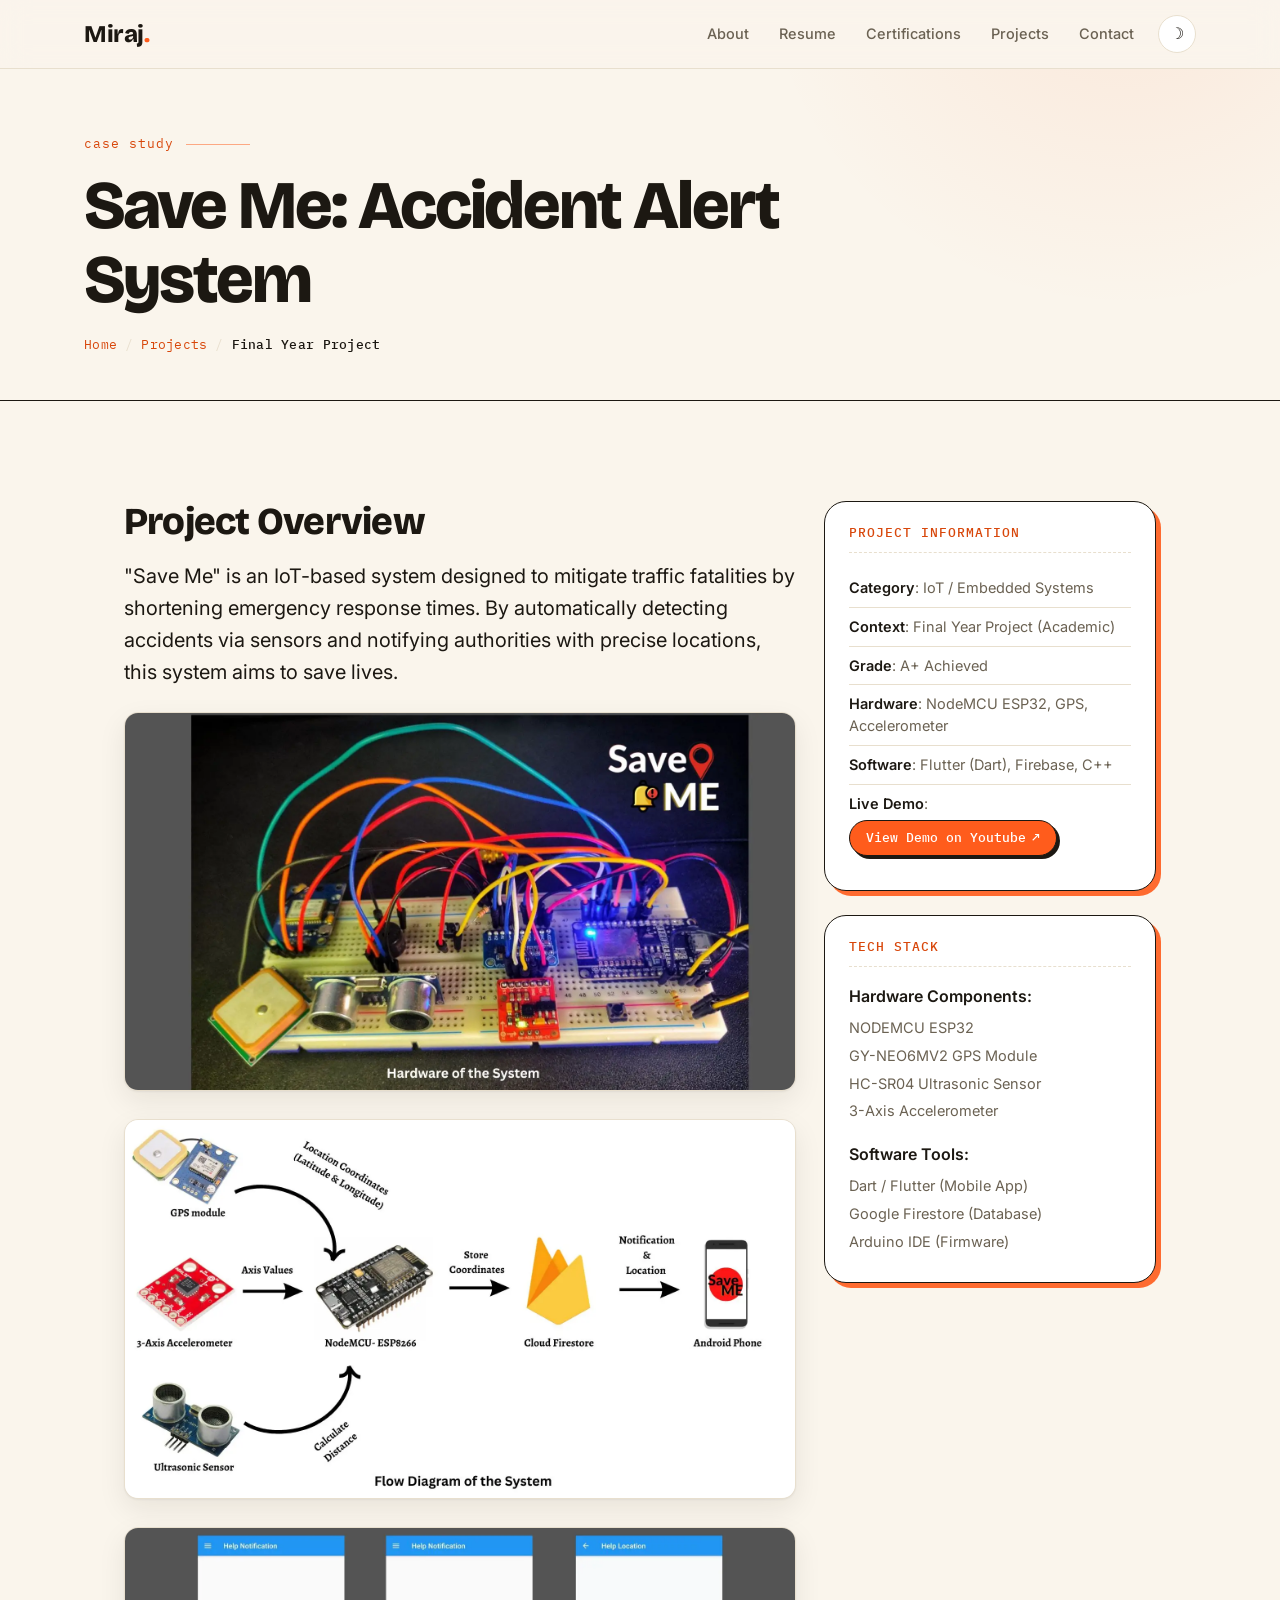
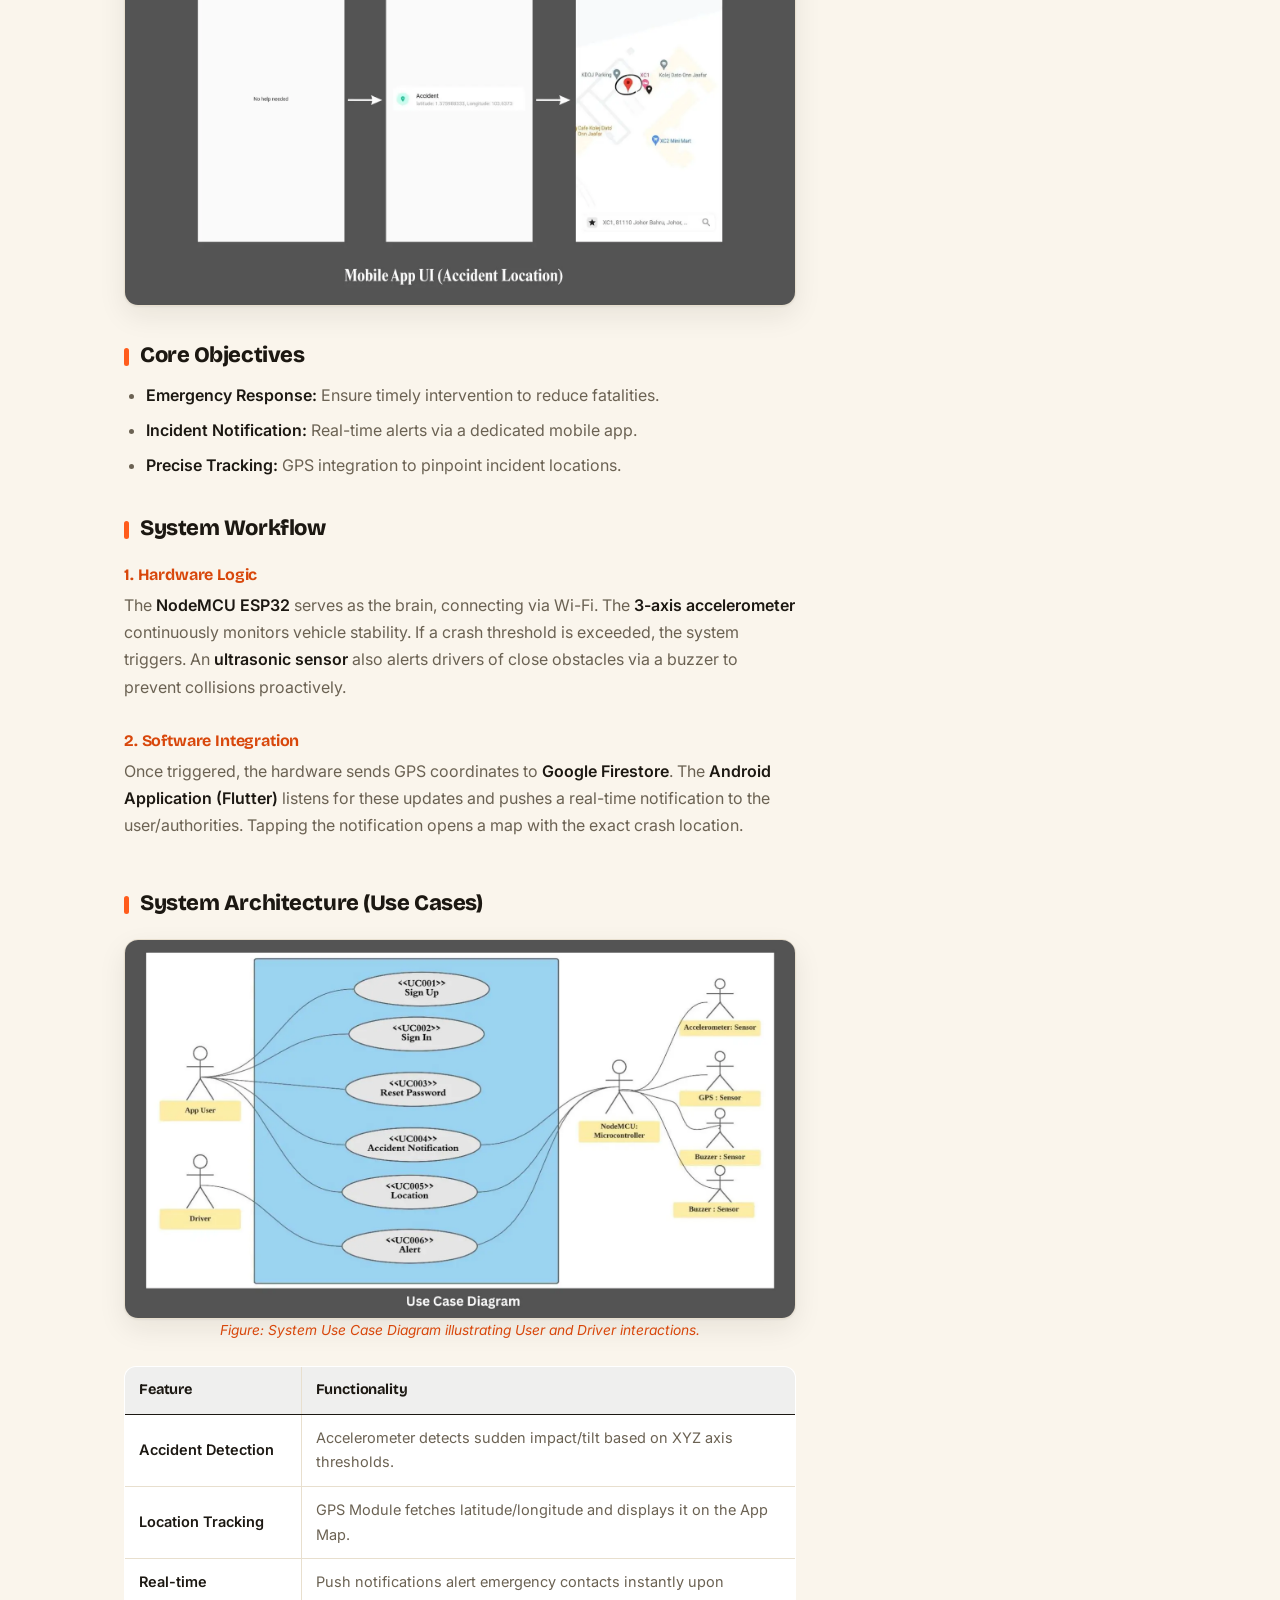
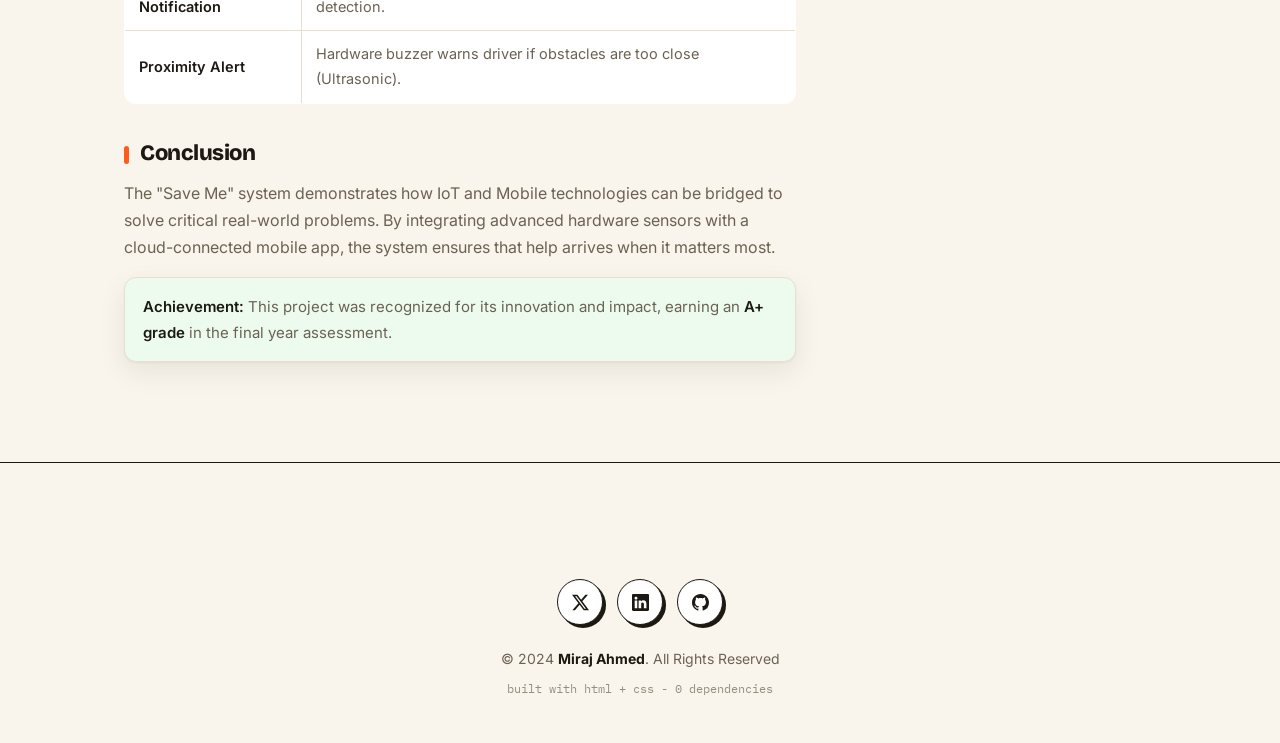
<file: fyp.html>
<!DOCTYPE html>
<html lang="en">

<head>
  <meta charset="utf-8">
  <meta content="width=device-width, initial-scale=1.0" name="viewport">
  <title>Accident Alert System | Miraj Ahmed</title>
  <meta content="IoT Accident Alert and Notification System - Final Year Project" name="description">
  <meta content="IoT, Flutter, Embedded Systems, Arduino, GPS" name="keywords">

  <link href="img/M.webp" rel="icon">
  <link href="img/favicon.webp" rel="apple-touch-icon">

  <link rel="preconnect" href="https://fonts.googleapis.com">
  <link rel="preconnect" href="https://fonts.gstatic.com" crossorigin>
  <link href="https://fonts.googleapis.com/css2?family=Bricolage+Grotesque:opsz,wght@12..96,400..800&family=Caveat:wght@500;600&family=Inter:wght@400;500;600&family=IBM+Plex+Mono:wght@400;500&display=swap" rel="stylesheet">

  <link href="assets/css/home.css" rel="stylesheet">
  <link href="assets/css/case.css" rel="stylesheet">

  <script>
    (function () {
      var t = localStorage.getItem("theme") ||
        (window.matchMedia("(prefers-color-scheme: dark)").matches ? "dark" : "light");
      document.documentElement.setAttribute("data-theme", t);
    })();
  </script>
</head>

<body>

  <header class="site-header">
    <div class="wrap">
      <a href="index.html" class="logo">Miraj<span>.</span></a>
      <nav class="nav" aria-label="Main navigation">
        <a href="index.html#about">About</a>
        <a href="index.html#resume">Resume</a>
        <a href="index.html#certifications">Certifications</a>
        <a href="index.html#portfolio">Projects</a>
        <a href="index.html#contact">Contact</a>
        <button class="theme-toggle" id="themeToggle" title="Toggle dark mode" aria-label="Toggle dark mode">
          <span class="icon-moon">&#9789;</span>
          <span class="icon-sun">&#9728;</span>
        </button>
      </nav>
    </div>
  </header>

  <main id="top">

    <div class="page-head">
      <div class="wrap">
        <p class="data-label">case study</p>
        <h1>Save Me: Accident Alert System</h1>
        <nav class="breadcrumbs" aria-label="Breadcrumb">
          <a href="index.html">Home</a><span class="sep">/</span><a href="index.html#portfolio">Projects</a><span class="sep">/</span><span>Final Year Project</span>
        </nav>
      </div>
    </div>

    <section class="case">
      <div class="wrap">
        <div class="row gy-4">
        <div class="col-lg-4 order-lg-2 reveal">
        <div class="portfolio-info">
        <h3>Project Information</h3>
        <ul>
        <li><strong>Category</strong>: IoT / Embedded Systems</li>
        <li><strong>Context</strong>: Final Year Project (Academic)</li>
        <li><strong>Grade</strong>: A+ Achieved</li>
        <li><strong>Hardware</strong>: NodeMCU ESP32, GPS, Accelerometer</li>
        <li><strong>Software</strong>: Flutter (Dart), Firebase, C++</li>
        <li><strong>Live Demo</strong>: <a class="btn-visit" href="https://www.youtube.com/watch?v=SRxRyUl01bM" rel="noopener" target="_blank">View Demo on Youtube</a></li>
        </ul>
        </div>
        <div class="portfolio-info">
        <h3>Tech Stack</h3>
        <p class="mb-1"><strong>Hardware Components:</strong></p>
        <ul class="small mb-3">
        <li>NODEMCU ESP32</li>
        <li>GY-NEO6MV2 GPS Module</li>
        <li>HC-SR04 Ultrasonic Sensor</li>
        <li>3-Axis Accelerometer</li>
        </ul>
        <p class="mb-1"><strong>Software Tools:</strong></p>
        <ul class="small">
        <li>Dart / Flutter (Mobile App)</li>
        <li>Google Firestore (Database)</li>
        <li>Arduino IDE (Firmware)</li>
        </ul>
        </div>
        </div>
        <div class="col-lg-8 order-lg-1 reveal">
        <div class="portfolio-description">
        <h2>Project Overview</h2>
        <p class="lead">
                        "Save Me" is an IoT-based system designed to mitigate traffic fatalities by shortening emergency
                        response times.
                        By automatically detecting accidents via sensors and notifying authorities with precise locations, this
                        system aims to save lives.
                      </p>
        <div class="row gy-4 my-4">
        <div class="col-12">
        <img alt="Prototype View" class="img-fluid rounded shadow-sm border w-100" loading="lazy" src="img/portfolio/fyp_1.webp"/>
        </div>
        <div class="col-12">
        <img alt="Mobile App Interface" class="img-fluid rounded shadow-sm border w-100" loading="lazy" src="img/portfolio/fyp_2.webp"/>
        </div>
        <div class="col-12">
        <img alt="Location Tracking" class="img-fluid rounded shadow-sm border w-100" loading="lazy" src="img/portfolio/fyp_3.webp"/>
        </div>
        </div>
        <h3>Core Objectives</h3>
        <ul>
        <li><strong>Emergency Response:</strong> Ensure timely intervention to reduce fatalities.</li>
        <li><strong>Incident Notification:</strong> Real-time alerts via a dedicated mobile app.</li>
        <li><strong>Precise Tracking:</strong> GPS integration to pinpoint incident locations.</li>
        </ul>
        <h3>System Workflow</h3>
        <div class="row mt-4">
        <div class="col-md-12">
        <h5 class="fw-bold text-primary">1. Hardware Logic</h5>
        <p>
                            The <strong>NodeMCU ESP32</strong> serves as the brain, connecting via Wi-Fi. The <strong>3-axis
                              accelerometer</strong> continuously monitors vehicle stability.
                            If a crash threshold is exceeded, the system triggers. An <strong>ultrasonic sensor</strong> also
                            alerts drivers of close obstacles via a buzzer to prevent collisions proactively.
                          </p>
        </div>
        <div class="col-md-12 mt-3">
        <h5 class="fw-bold text-primary">2. Software Integration</h5>
        <p>
                            Once triggered, the hardware sends GPS coordinates to <strong>Google Firestore</strong>. The
                            <strong>Android Application (Flutter)</strong>
                            listens for these updates and pushes a real-time notification to the user/authorities. Tapping the
                            notification opens a map with the exact crash location.
                          </p>
        </div>
        </div>
        <h3 class="mt-5">System Architecture (Use Cases)</h3>
        <div class="my-4 text-center">
        <img alt="System Use Case Diagram" class="img-fluid rounded shadow-sm border" loading="lazy" src="img/portfolio/fyp_0.webp"/>
        <p class="text-muted small mt-2"><em>Figure: System Use Case Diagram illustrating User and Driver
                            interactions.</em></p>
        </div>
        <div class="table-responsive">
        <table class="table table-bordered table-hover">
        <thead class="table-light">
        <tr>
        <th>Feature</th>
        <th>Functionality</th>
        </tr>
        </thead>
        <tbody>
        <tr>
        <td><strong>Accident Detection</strong></td>
        <td>Accelerometer detects sudden impact/tilt based on XYZ axis thresholds.</td>
        </tr>
        <tr>
        <td><strong>Location Tracking</strong></td>
        <td>GPS Module fetches latitude/longitude and displays it on the App Map.</td>
        </tr>
        <tr>
        <td><strong>Real-time Notification</strong></td>
        <td>Push notifications alert emergency contacts instantly upon detection.</td>
        </tr>
        <tr>
        <td><strong>Proximity Alert</strong></td>
        <td>Hardware buzzer warns driver if obstacles are too close (Ultrasonic).</td>
        </tr>
        </tbody>
        </table>
        </div>
        <h3 class="mt-4">Conclusion</h3>
        <p>
                        The "Save Me" system demonstrates how IoT and Mobile technologies can be bridged to solve critical
                        real-world problems.
                        By integrating advanced hardware sensors with a cloud-connected mobile app, the system ensures that help
                        arrives when it matters most.
                      </p>
        <div class="alert alert-success border mt-3">
        <strong>Achievement:</strong> This project was recognized for its innovation and impact, earning an
                        <strong>A+ grade</strong> in the final year assessment.
                      </div>
        </div>
        </div>
        </div>
      </div>
    </section>

  </main>

  <footer class="site-footer">
    <div class="wrap">
      <div class="socials">
        <a href="https://twitter.com/symanto_" aria-label="Twitter">
          <svg viewBox="0 0 16 16"><path d="M12.6.75h2.454l-5.36 6.142L16 15.25h-4.937l-3.867-5.07-4.425 5.07H.316l5.733-6.57L0 .75h5.063l3.495 4.633L12.601.75Zm-.86 13.028h1.36L4.323 2.145H2.865z"/></svg>
        </a>
        <a href="https://www.linkedin.com/in/mirajsym/" aria-label="LinkedIn">
          <svg viewBox="0 0 16 16"><path d="M0 1.146C0 .513.526 0 1.175 0h13.65C15.474 0 16 .513 16 1.146v13.708c0 .633-.526 1.146-1.175 1.146H1.175C.526 16 0 15.487 0 14.854zm4.943 12.248V6.169H2.542v7.225zm-1.2-8.212c.837 0 1.358-.554 1.358-1.248-.015-.709-.52-1.248-1.342-1.248S2.4 3.226 2.4 3.934c0 .694.521 1.248 1.327 1.248zm4.908 8.212V9.359c0-.216.016-.432.08-.586.173-.431.568-.878 1.232-.878.869 0 1.216.662 1.216 1.634v3.865h2.401V9.25c0-2.22-1.184-3.252-2.764-3.252-1.274 0-1.845.7-2.165 1.193v.025h-.016l.016-.025V6.169h-2.4c.03.678 0 7.225 0 7.225z"/></svg>
        </a>
        <a href="https://github.com/mirajSYM02" aria-label="GitHub">
          <svg viewBox="0 0 16 16"><path d="M8 0C3.58 0 0 3.58 0 8c0 3.54 2.29 6.53 5.47 7.59.4.07.55-.17.55-.38 0-.19-.01-.82-.01-1.49-2.01.37-2.53-.49-2.69-.94-.09-.23-.48-.94-.82-1.13-.28-.15-.68-.52-.01-.53.63-.01 1.08.58 1.23.82.72 1.21 1.87.87 2.33.66.07-.52.28-.87.51-1.07-1.78-.2-3.64-.89-3.64-3.95 0-.87.31-1.59.82-2.15-.08-.2-.36-1.02.08-2.12 0 0 .67-.21 2.2.82.64-.18 1.32-.27 2-.27s1.36.09 2 .27c1.53-1.04 2.2-.82 2.2-.82.44 1.1.16 1.92.08 2.12.51.56.82 1.27.82 2.15 0 3.07-1.87 3.75-3.65 3.95.29.25.54.73.54 1.48 0 1.07-.01 1.93-.01 2.2 0 .21.15.46.55.38A8.01 8.01 0 0 0 16 8c0-4.42-3.58-8-8-8"/></svg>
        </a>
      </div>
      <p>&copy; 2024 <strong>Miraj Ahmed</strong>. All Rights Reserved</p>
      <p class="mono-sign">built with html + css - 0 dependencies</p>
    </div>
  </footer>

  <a href="#top" class="scroll-top" id="scrollTop" aria-label="Scroll to top">&uarr;</a>

  <script src="assets/js/site.js"></script>

</body>

</html>
</file>
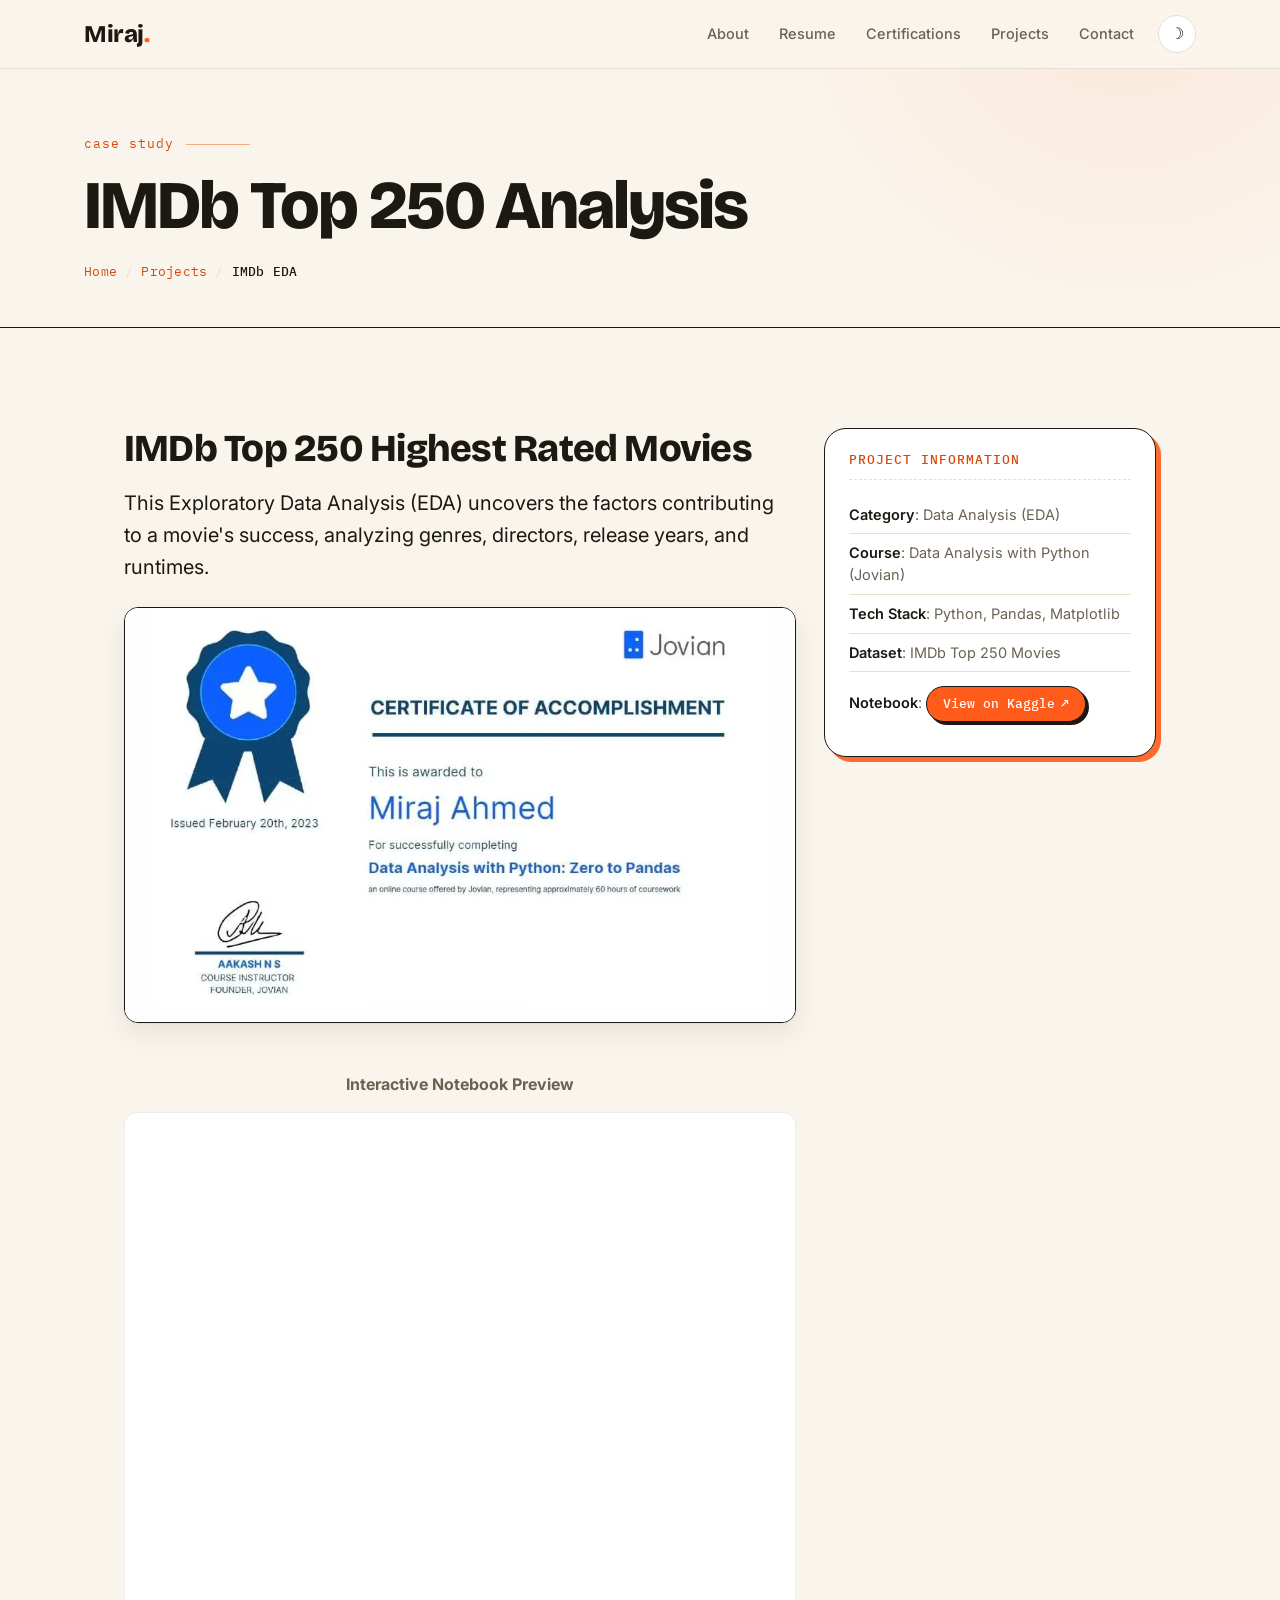
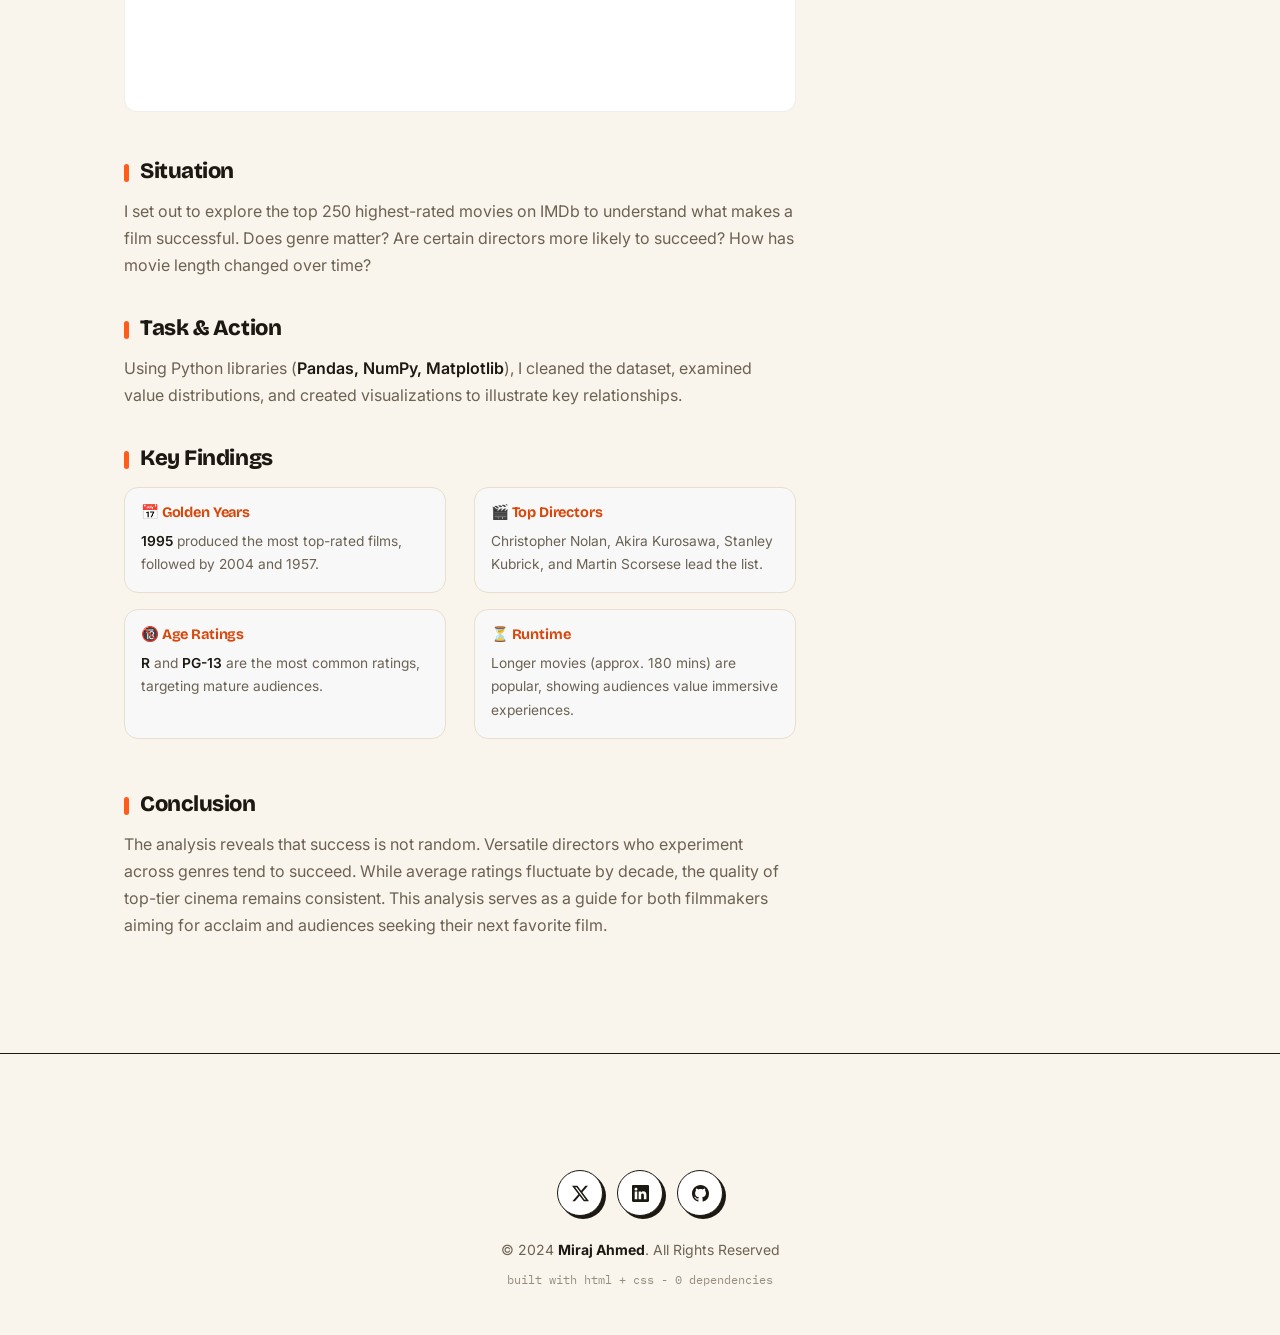
<file: imdb.html>
<!DOCTYPE html>
<html lang="en">

<head>
  <meta charset="utf-8">
  <meta content="width=device-width, initial-scale=1.0" name="viewport">
  <title>IMDb Top 250 EDA | Miraj Ahmed</title>
  <meta content="Exploratory Data Analysis of IMDb Top 250 Movies" name="description">
  <meta content="Data Analysis, Python, Pandas, Matplotlib, EDA" name="keywords">

  <link href="img/M.webp" rel="icon">
  <link href="img/favicon.webp" rel="apple-touch-icon">

  <link rel="preconnect" href="https://fonts.googleapis.com">
  <link rel="preconnect" href="https://fonts.gstatic.com" crossorigin>
  <link href="https://fonts.googleapis.com/css2?family=Bricolage+Grotesque:opsz,wght@12..96,400..800&family=Caveat:wght@500;600&family=Inter:wght@400;500;600&family=IBM+Plex+Mono:wght@400;500&display=swap" rel="stylesheet">

  <link href="assets/css/home.css" rel="stylesheet">
  <link href="assets/css/case.css" rel="stylesheet">

  <script>
    (function () {
      var t = localStorage.getItem("theme") ||
        (window.matchMedia("(prefers-color-scheme: dark)").matches ? "dark" : "light");
      document.documentElement.setAttribute("data-theme", t);
    })();
  </script>
</head>

<body>

  <header class="site-header">
    <div class="wrap">
      <a href="index.html" class="logo">Miraj<span>.</span></a>
      <nav class="nav" aria-label="Main navigation">
        <a href="index.html#about">About</a>
        <a href="index.html#resume">Resume</a>
        <a href="index.html#certifications">Certifications</a>
        <a href="index.html#portfolio">Projects</a>
        <a href="index.html#contact">Contact</a>
        <button class="theme-toggle" id="themeToggle" title="Toggle dark mode" aria-label="Toggle dark mode">
          <span class="icon-moon">&#9789;</span>
          <span class="icon-sun">&#9728;</span>
        </button>
      </nav>
    </div>
  </header>

  <main id="top">

    <div class="page-head">
      <div class="wrap">
        <p class="data-label">case study</p>
        <h1>IMDb Top 250 Analysis</h1>
        <nav class="breadcrumbs" aria-label="Breadcrumb">
          <a href="index.html">Home</a><span class="sep">/</span><a href="index.html#portfolio">Projects</a><span class="sep">/</span><span>IMDb EDA</span>
        </nav>
      </div>
    </div>

    <section class="case">
      <div class="wrap">
        <div class="row gy-4">
        <div class="col-lg-4 order-lg-2 reveal">
        <div class="portfolio-info">
        <h3>Project Information</h3>
        <ul>
        <li><strong>Category</strong>: Data Analysis (EDA)</li>
        <li><strong>Course</strong>: Data Analysis with Python (Jovian)</li>
        <li><strong>Tech Stack</strong>: Python, Pandas, Matplotlib</li>
        <li><strong>Dataset</strong>: IMDb Top 250 Movies</li>
        <li><strong>Notebook</strong>: <a class="btn-visit" href="https://www.kaggle.com/embed/mirajahmedlearns/imdb-top-250-movies-eda?kernelSessionId=137603024" rel="noopener" target="_blank">View on Kaggle</a></li>
        </ul>
        </div>
        </div>
        <div class="col-lg-8 order-lg-1 reveal">
        <div class="portfolio-description">
        <h2>IMDb Top 250 Highest Rated Movies</h2>
        <p class="lead">
                        This Exploratory Data Analysis (EDA) uncovers the factors contributing to a movie's success, analyzing
                        genres, directors, release years, and runtimes.
                      </p>
        <div class="my-4">
        <img alt="Jovian Certificate" class="img-fluid rounded shadow-sm w-100" loading="lazy" src="img/portfolio/jovian-ml-certificate.webp"/>
        </div>
        <div class="my-5">
        <p class="text-center fw-bold mb-2">Interactive Notebook Preview</p>
        <div class="ratio ratio-16x9" style="height: 600px; border: 1px solid #eee; border-radius: 12px; overflow: hidden;">
        <iframe allowfullscreen="" src="https://www.kaggle.com/embed/mirajahmedlearns/imdb-top-250-movies-eda?kernelSessionId=137603024" title="IMDb Top 250 Movies EDA"></iframe>
        </div>
        </div>
        <h3>Situation</h3>
        <p>
                        I set out to explore the top 250 highest-rated movies on IMDb to understand what makes a film
                        successful.
                        Does genre matter? Are certain directors more likely to succeed? How has movie length changed over time?
                      </p>
        <h3>Task &amp; Action</h3>
        <p>
                        Using Python libraries (<strong>Pandas, NumPy, Matplotlib</strong>), I cleaned the dataset, examined
                        value distributions, and created visualizations to illustrate key relationships.
                      </p>
        <h3>Key Findings</h3>
        <div class="row mt-3">
        <div class="col-md-6 mb-3">
        <div class="p-3 border rounded bg-light h-100">
        <h6 class="fw-bold text-primary">📅 Golden Years</h6>
        <p class="small mb-0"><strong>1995</strong> produced the most top-rated films, followed by 2004 and
                              1957.</p>
        </div>
        </div>
        <div class="col-md-6 mb-3">
        <div class="p-3 border rounded bg-light h-100">
        <h6 class="fw-bold text-primary">🎬 Top Directors</h6>
        <p class="small mb-0">Christopher Nolan, Akira Kurosawa, Stanley Kubrick, and Martin Scorsese lead
                              the list.</p>
        </div>
        </div>
        <div class="col-md-6 mb-3">
        <div class="p-3 border rounded bg-light h-100">
        <h6 class="fw-bold text-primary">🔞 Age Ratings</h6>
        <p class="small mb-0"><strong>R</strong> and <strong>PG-13</strong> are the most common ratings,
                              targeting mature audiences.</p>
        </div>
        </div>
        <div class="col-md-6 mb-3">
        <div class="p-3 border rounded bg-light h-100">
        <h6 class="fw-bold text-primary">⏳ Runtime</h6>
        <p class="small mb-0">Longer movies (approx. 180 mins) are popular, showing audiences value
                              immersive experiences.</p>
        </div>
        </div>
        </div>
        <h3>Conclusion</h3>
        <p>
                        The analysis reveals that success is not random. Versatile directors who experiment across genres tend
                        to succeed.
                        While average ratings fluctuate by decade, the quality of top-tier cinema remains consistent. This
                        analysis serves as a guide for both filmmakers aiming for acclaim and audiences seeking their next
                        favorite film.
                      </p>
        </div>
        </div>
        </div>
      </div>
    </section>

  </main>

  <footer class="site-footer">
    <div class="wrap">
      <div class="socials">
        <a href="https://twitter.com/symanto_" aria-label="Twitter">
          <svg viewBox="0 0 16 16"><path d="M12.6.75h2.454l-5.36 6.142L16 15.25h-4.937l-3.867-5.07-4.425 5.07H.316l5.733-6.57L0 .75h5.063l3.495 4.633L12.601.75Zm-.86 13.028h1.36L4.323 2.145H2.865z"/></svg>
        </a>
        <a href="https://www.linkedin.com/in/mirajsym/" aria-label="LinkedIn">
          <svg viewBox="0 0 16 16"><path d="M0 1.146C0 .513.526 0 1.175 0h13.65C15.474 0 16 .513 16 1.146v13.708c0 .633-.526 1.146-1.175 1.146H1.175C.526 16 0 15.487 0 14.854zm4.943 12.248V6.169H2.542v7.225zm-1.2-8.212c.837 0 1.358-.554 1.358-1.248-.015-.709-.52-1.248-1.342-1.248S2.4 3.226 2.4 3.934c0 .694.521 1.248 1.327 1.248zm4.908 8.212V9.359c0-.216.016-.432.08-.586.173-.431.568-.878 1.232-.878.869 0 1.216.662 1.216 1.634v3.865h2.401V9.25c0-2.22-1.184-3.252-2.764-3.252-1.274 0-1.845.7-2.165 1.193v.025h-.016l.016-.025V6.169h-2.4c.03.678 0 7.225 0 7.225z"/></svg>
        </a>
        <a href="https://github.com/mirajSYM02" aria-label="GitHub">
          <svg viewBox="0 0 16 16"><path d="M8 0C3.58 0 0 3.58 0 8c0 3.54 2.29 6.53 5.47 7.59.4.07.55-.17.55-.38 0-.19-.01-.82-.01-1.49-2.01.37-2.53-.49-2.69-.94-.09-.23-.48-.94-.82-1.13-.28-.15-.68-.52-.01-.53.63-.01 1.08.58 1.23.82.72 1.21 1.87.87 2.33.66.07-.52.28-.87.51-1.07-1.78-.2-3.64-.89-3.64-3.95 0-.87.31-1.59.82-2.15-.08-.2-.36-1.02.08-2.12 0 0 .67-.21 2.2.82.64-.18 1.32-.27 2-.27s1.36.09 2 .27c1.53-1.04 2.2-.82 2.2-.82.44 1.1.16 1.92.08 2.12.51.56.82 1.27.82 2.15 0 3.07-1.87 3.75-3.65 3.95.29.25.54.73.54 1.48 0 1.07-.01 1.93-.01 2.2 0 .21.15.46.55.38A8.01 8.01 0 0 0 16 8c0-4.42-3.58-8-8-8"/></svg>
        </a>
      </div>
      <p>&copy; 2024 <strong>Miraj Ahmed</strong>. All Rights Reserved</p>
      <p class="mono-sign">built with html + css - 0 dependencies</p>
    </div>
  </footer>

  <a href="#top" class="scroll-top" id="scrollTop" aria-label="Scroll to top">&uarr;</a>

  <script src="assets/js/site.js"></script>

</body>

</html>
</file>
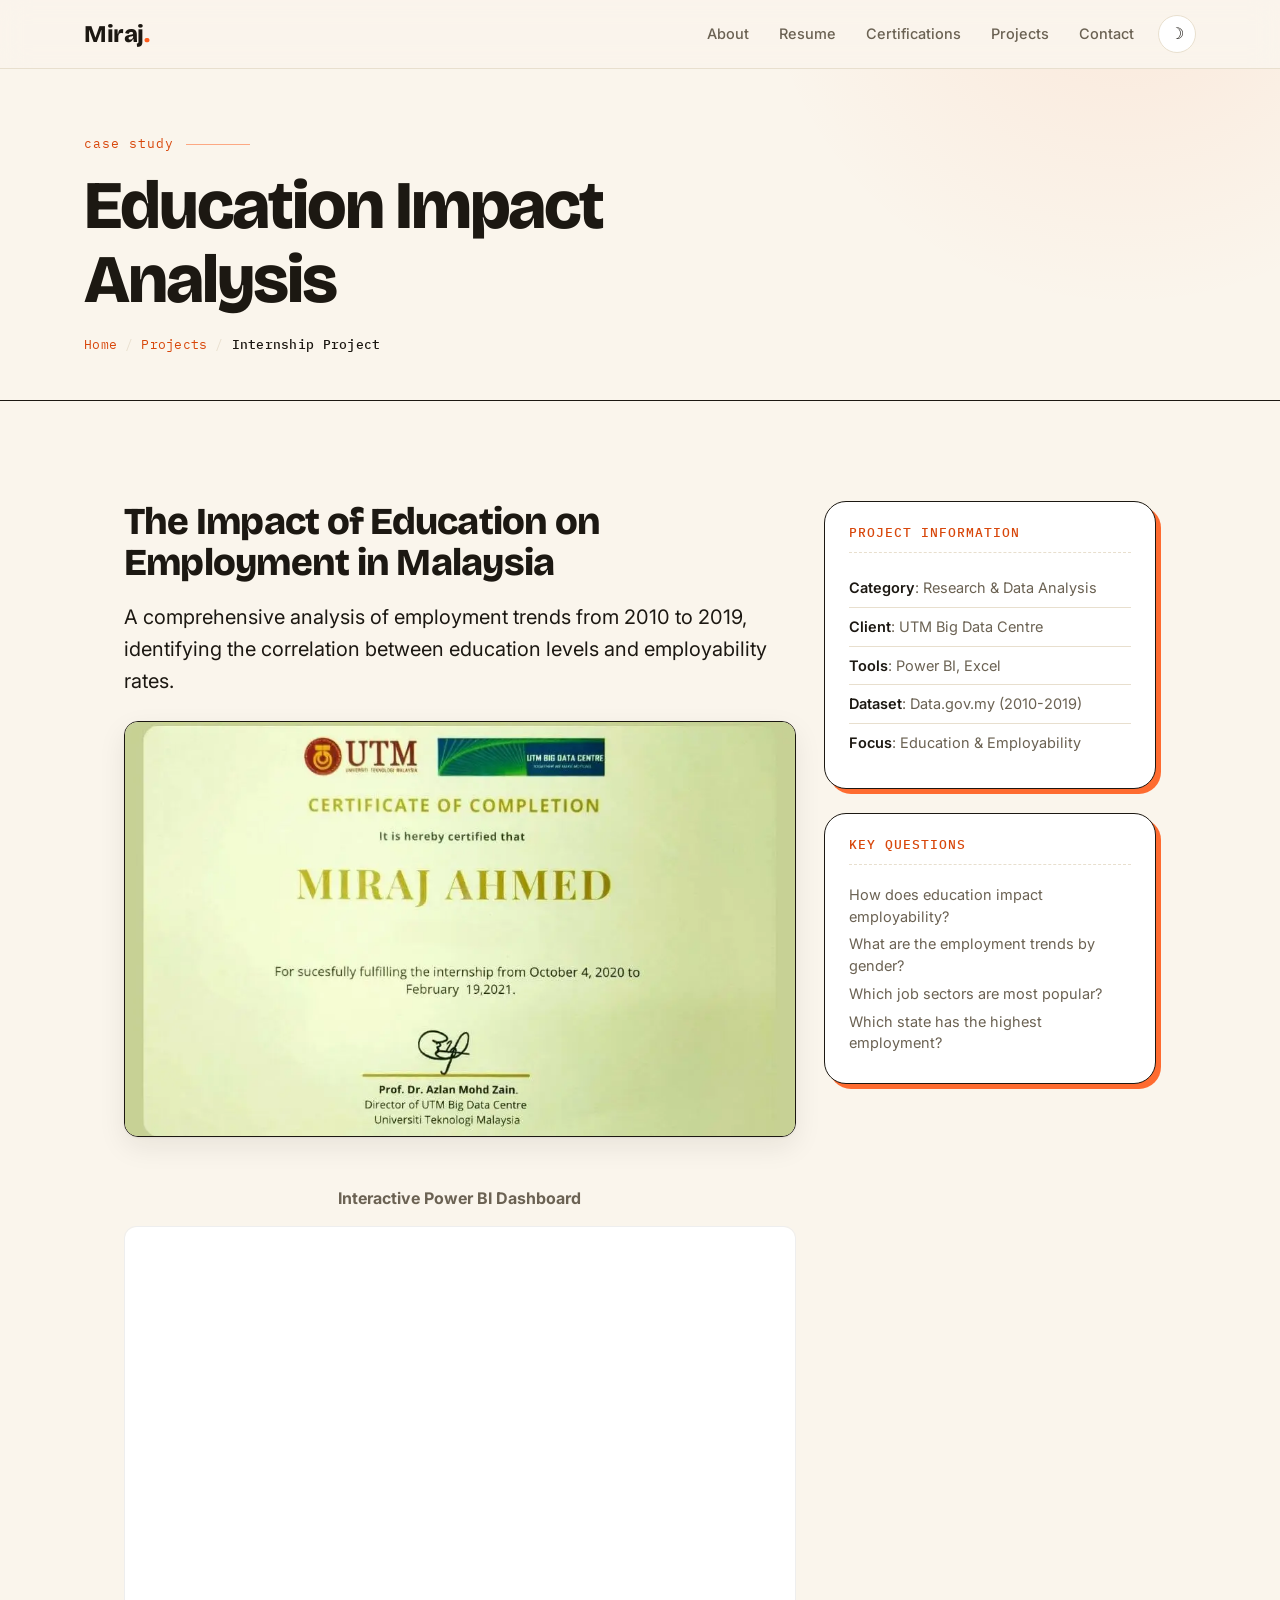
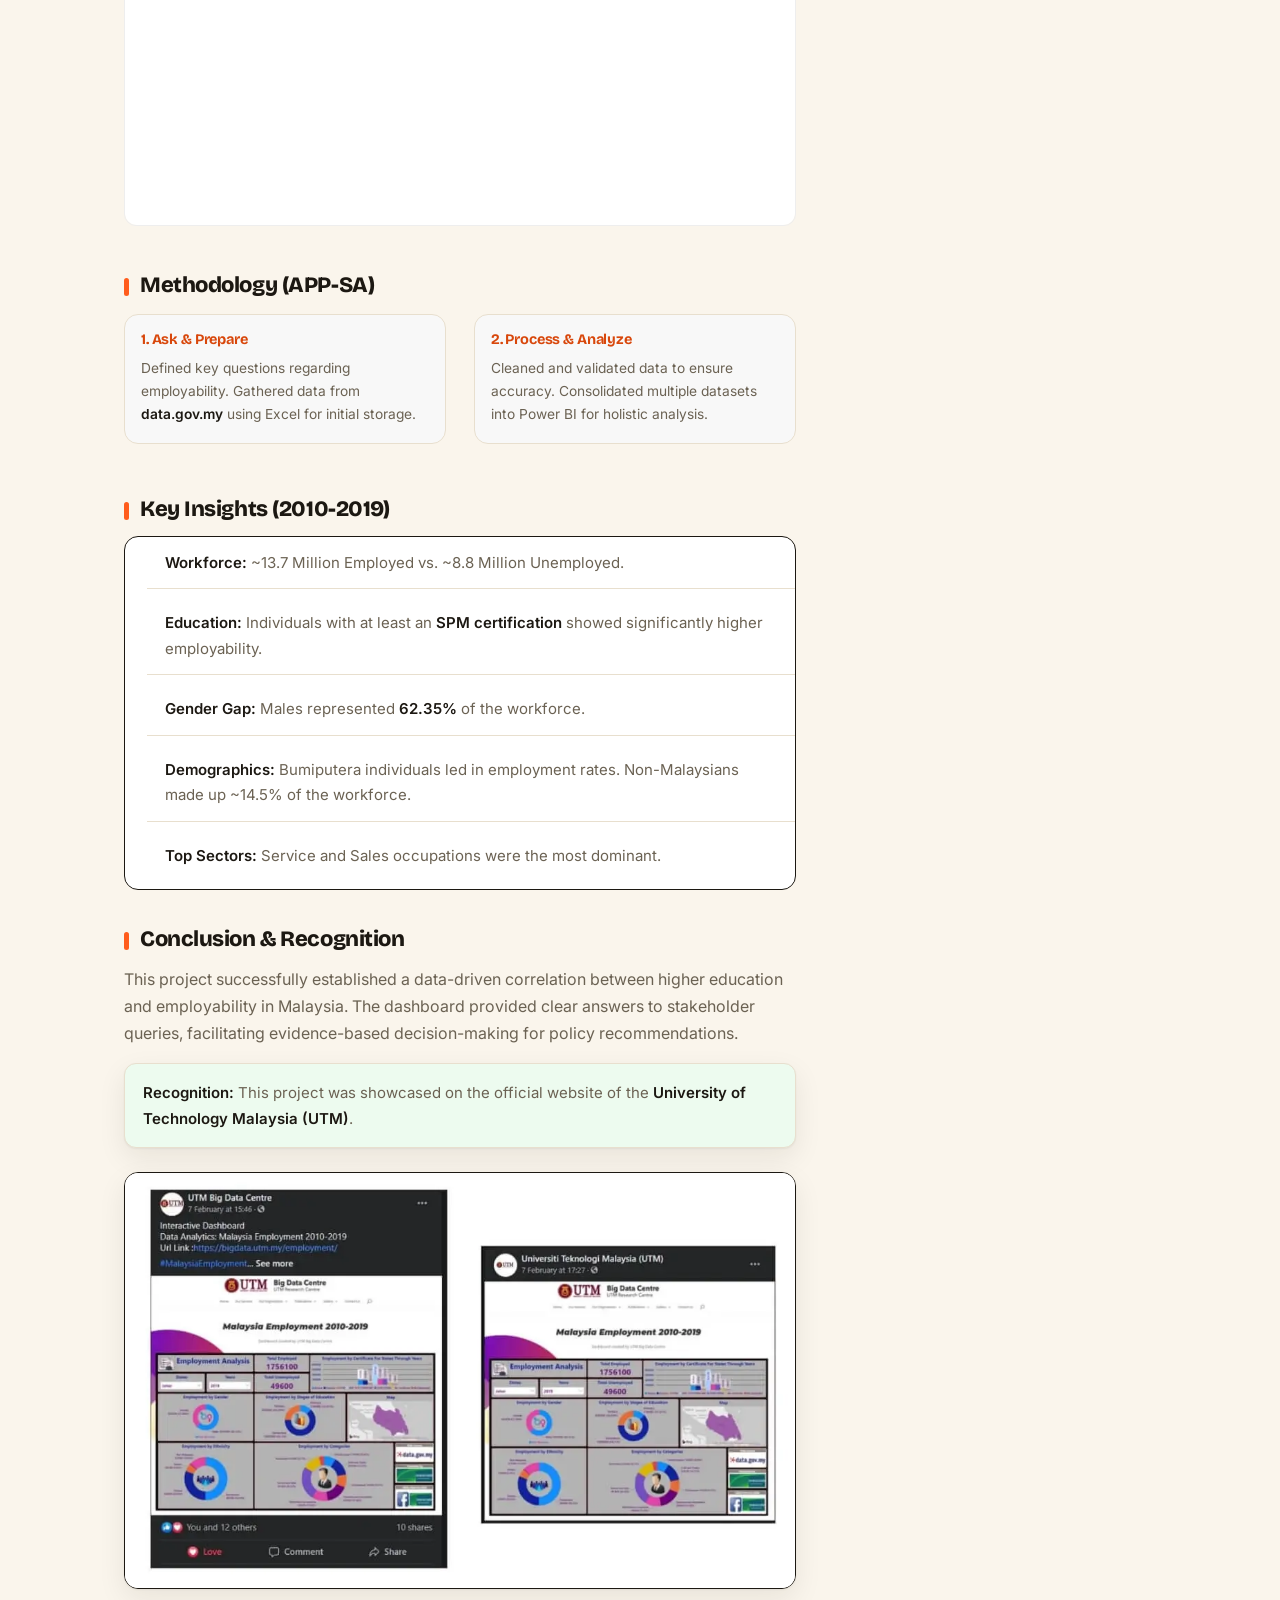
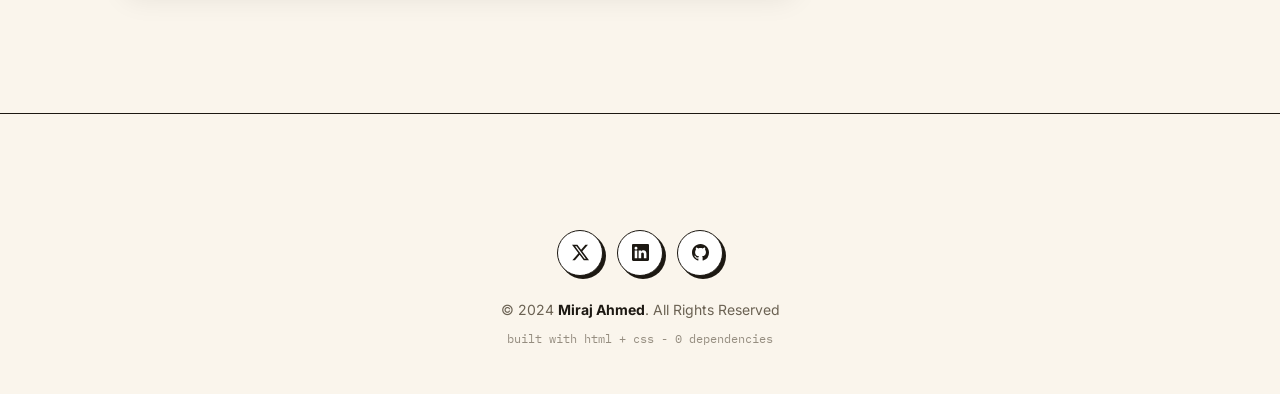
<file: internship.html>
<!DOCTYPE html>
<html lang="en">

<head>
  <meta charset="utf-8">
  <meta content="width=device-width, initial-scale=1.0" name="viewport">
  <title>Education Impact Analysis | Miraj Ahmed</title>
  <meta content="Analysis of Education's Impact on Employment in Malaysia" name="description">
  <meta content="Data Analysis, Power BI, Employment Statistics, Malaysia" name="keywords">

  <link href="img/M.webp" rel="icon">
  <link href="img/favicon.webp" rel="apple-touch-icon">

  <link rel="preconnect" href="https://fonts.googleapis.com">
  <link rel="preconnect" href="https://fonts.gstatic.com" crossorigin>
  <link href="https://fonts.googleapis.com/css2?family=Bricolage+Grotesque:opsz,wght@12..96,400..800&family=Caveat:wght@500;600&family=Inter:wght@400;500;600&family=IBM+Plex+Mono:wght@400;500&display=swap" rel="stylesheet">

  <link href="assets/css/home.css" rel="stylesheet">
  <link href="assets/css/case.css" rel="stylesheet">

  <script>
    (function () {
      var t = localStorage.getItem("theme") ||
        (window.matchMedia("(prefers-color-scheme: dark)").matches ? "dark" : "light");
      document.documentElement.setAttribute("data-theme", t);
    })();
  </script>
</head>

<body>

  <header class="site-header">
    <div class="wrap">
      <a href="index.html" class="logo">Miraj<span>.</span></a>
      <nav class="nav" aria-label="Main navigation">
        <a href="index.html#about">About</a>
        <a href="index.html#resume">Resume</a>
        <a href="index.html#certifications">Certifications</a>
        <a href="index.html#portfolio">Projects</a>
        <a href="index.html#contact">Contact</a>
        <button class="theme-toggle" id="themeToggle" title="Toggle dark mode" aria-label="Toggle dark mode">
          <span class="icon-moon">&#9789;</span>
          <span class="icon-sun">&#9728;</span>
        </button>
      </nav>
    </div>
  </header>

  <main id="top">

    <div class="page-head">
      <div class="wrap">
        <p class="data-label">case study</p>
        <h1>Education Impact Analysis</h1>
        <nav class="breadcrumbs" aria-label="Breadcrumb">
          <a href="index.html">Home</a><span class="sep">/</span><a href="index.html#portfolio">Projects</a><span class="sep">/</span><span>Internship Project</span>
        </nav>
      </div>
    </div>

    <section class="case">
      <div class="wrap">
        <div class="row gy-4">
        <div class="col-lg-4 order-lg-2 reveal">
        <div class="portfolio-info">
        <h3>Project Information</h3>
        <ul>
        <li><strong>Category</strong>: Research &amp; Data Analysis</li>
        <li><strong>Client</strong>: UTM Big Data Centre</li>
        <li><strong>Tools</strong>: Power BI, Excel</li>
        <li><strong>Dataset</strong>: Data.gov.my (2010-2019)</li>
        <li><strong>Focus</strong>: Education &amp; Employability</li>
        </ul>
        </div>
        <div class="portfolio-info mt-4">
        <h3>Key Questions</h3>
        <ul class="small text-muted">
        <li>How does education impact employability?</li>
        <li>What are the employment trends by gender?</li>
        <li>Which job sectors are most popular?</li>
        <li>Which state has the highest employment?</li>
        </ul>
        </div>
        </div>
        <div class="col-lg-8 order-lg-1 reveal">
        <div class="portfolio-description">
        <h2>The Impact of Education on Employment in Malaysia</h2>
        <p class="lead">
                        A comprehensive analysis of employment trends from 2010 to 2019, identifying the correlation between
                        education levels and employability rates.
                      </p>
        <div class="my-4">
        <img alt="Internship Certificate" class="img-fluid rounded shadow-sm w-100" loading="lazy" src="img/portfolio/internship_certificate.webp"/>
        </div>
        <div class="my-5">
        <p class="text-center fw-bold mb-2">Interactive Power BI Dashboard</p>
        <div class="ratio ratio-16x9" style="height: 600px; border: 1px solid #eee; border-radius: 12px; overflow: hidden;">
        <iframe allowfullscreen="true" src="https://app.powerbi.com/view?r=eyJrIjoiZTIwY2IyZmMtNWE4Yi00ZjUxLTk1M2ItZmJlYzE1NjZkNjRjIiwidCI6IjBlMGRiMmFkLWM0MTYtNDdjNy04OGVjLWNlYWM0ZWU3Njc2NyIsImMiOjEwfQ%3D%3D" title="Employment Analysis Dashboard">
        </iframe>
        </div>
        </div>
        <h3>Methodology (APP-SA)</h3>
        <div class="row mt-3">
        <div class="col-md-6 mb-3">
        <div class="p-3 border rounded bg-light h-100">
        <h6 class="fw-bold text-primary">1. Ask &amp; Prepare</h6>
        <p class="small mb-0">Defined key questions regarding employability. Gathered data from
                              <strong>data.gov.my</strong> using Excel for initial storage.
                            </p>
        </div>
        </div>
        <div class="col-md-6 mb-3">
        <div class="p-3 border rounded bg-light h-100">
        <h6 class="fw-bold text-primary">2. Process &amp; Analyze</h6>
        <p class="small mb-0">Cleaned and validated data to ensure accuracy. Consolidated multiple datasets
                              into Power BI for holistic analysis.</p>
        </div>
        </div>
        </div>
        <h3>Key Insights (2010-2019)</h3>
        <ul class="list-group list-group-flush mb-4">
        <li class="list-group-item">
        <strong>Workforce:</strong> ~13.7 Million Employed vs. ~8.8 Million Unemployed.
                        </li>
        <li class="list-group-item">
        <strong>Education:</strong> Individuals with at least an <strong>SPM certification</strong> showed
                          significantly higher employability.
                        </li>
        <li class="list-group-item">
        <strong>Gender Gap:</strong> Males represented <strong>62.35%</strong> of the workforce.
                        </li>
        <li class="list-group-item">
        <strong>Demographics:</strong> Bumiputera individuals led in employment rates. Non-Malaysians made up
                          ~14.5% of the workforce.
                        </li>
        <li class="list-group-item">
        <strong>Top Sectors:</strong> Service and Sales occupations were the most dominant.
                        </li>
        </ul>
        <h3>Conclusion &amp; Recognition</h3>
        <p>
                        This project successfully established a data-driven correlation between higher education and
                        employability in Malaysia.
                        The dashboard provided clear answers to stakeholder queries, facilitating evidence-based decision-making
                        for policy recommendations.
                      </p>
        <div class="alert alert-success border mt-3 d-flex align-items-center">
        <i class="bi bi-trophy fs-4 me-3"></i>
        <div>
        <strong>Recognition:</strong> This project was showcased on the official website of the
                          <strong>University of Technology Malaysia (UTM)</strong>.
                        </div>
        </div>
        <div class="my-4">
        <img alt="Recognition Photo" class="img-fluid rounded shadow-sm w-100" loading="lazy" src="img/portfolio/picAchieve.webp"/>
        </div>
        </div>
        </div>
        </div>
      </div>
    </section>

  </main>

  <footer class="site-footer">
    <div class="wrap">
      <div class="socials">
        <a href="https://twitter.com/symanto_" aria-label="Twitter">
          <svg viewBox="0 0 16 16"><path d="M12.6.75h2.454l-5.36 6.142L16 15.25h-4.937l-3.867-5.07-4.425 5.07H.316l5.733-6.57L0 .75h5.063l3.495 4.633L12.601.75Zm-.86 13.028h1.36L4.323 2.145H2.865z"/></svg>
        </a>
        <a href="https://www.linkedin.com/in/mirajsym/" aria-label="LinkedIn">
          <svg viewBox="0 0 16 16"><path d="M0 1.146C0 .513.526 0 1.175 0h13.65C15.474 0 16 .513 16 1.146v13.708c0 .633-.526 1.146-1.175 1.146H1.175C.526 16 0 15.487 0 14.854zm4.943 12.248V6.169H2.542v7.225zm-1.2-8.212c.837 0 1.358-.554 1.358-1.248-.015-.709-.52-1.248-1.342-1.248S2.4 3.226 2.4 3.934c0 .694.521 1.248 1.327 1.248zm4.908 8.212V9.359c0-.216.016-.432.08-.586.173-.431.568-.878 1.232-.878.869 0 1.216.662 1.216 1.634v3.865h2.401V9.25c0-2.22-1.184-3.252-2.764-3.252-1.274 0-1.845.7-2.165 1.193v.025h-.016l.016-.025V6.169h-2.4c.03.678 0 7.225 0 7.225z"/></svg>
        </a>
        <a href="https://github.com/mirajSYM02" aria-label="GitHub">
          <svg viewBox="0 0 16 16"><path d="M8 0C3.58 0 0 3.58 0 8c0 3.54 2.29 6.53 5.47 7.59.4.07.55-.17.55-.38 0-.19-.01-.82-.01-1.49-2.01.37-2.53-.49-2.69-.94-.09-.23-.48-.94-.82-1.13-.28-.15-.68-.52-.01-.53.63-.01 1.08.58 1.23.82.72 1.21 1.87.87 2.33.66.07-.52.28-.87.51-1.07-1.78-.2-3.64-.89-3.64-3.95 0-.87.31-1.59.82-2.15-.08-.2-.36-1.02.08-2.12 0 0 .67-.21 2.2.82.64-.18 1.32-.27 2-.27s1.36.09 2 .27c1.53-1.04 2.2-.82 2.2-.82.44 1.1.16 1.92.08 2.12.51.56.82 1.27.82 2.15 0 3.07-1.87 3.75-3.65 3.95.29.25.54.73.54 1.48 0 1.07-.01 1.93-.01 2.2 0 .21.15.46.55.38A8.01 8.01 0 0 0 16 8c0-4.42-3.58-8-8-8"/></svg>
        </a>
      </div>
      <p>&copy; 2024 <strong>Miraj Ahmed</strong>. All Rights Reserved</p>
      <p class="mono-sign">built with html + css - 0 dependencies</p>
    </div>
  </footer>

  <a href="#top" class="scroll-top" id="scrollTop" aria-label="Scroll to top">&uarr;</a>

  <script src="assets/js/site.js"></script>

</body>

</html>
</file>
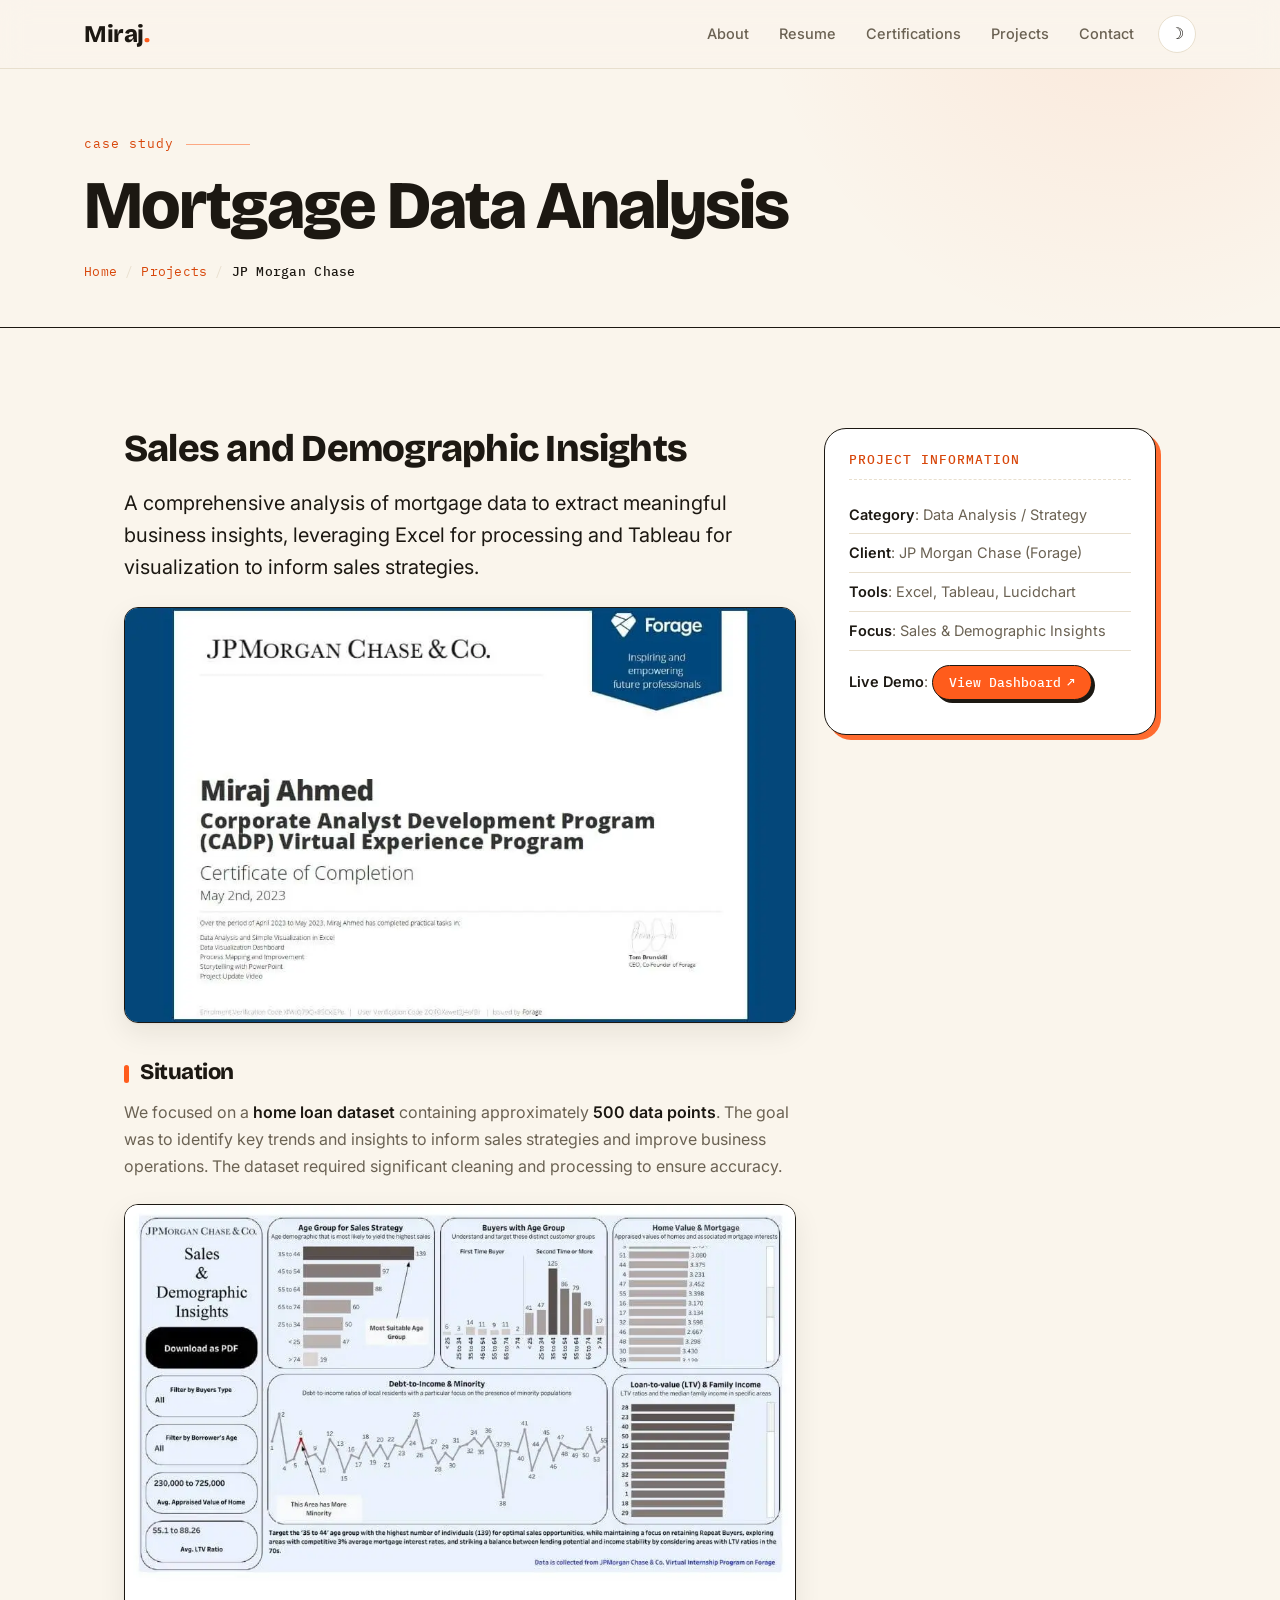
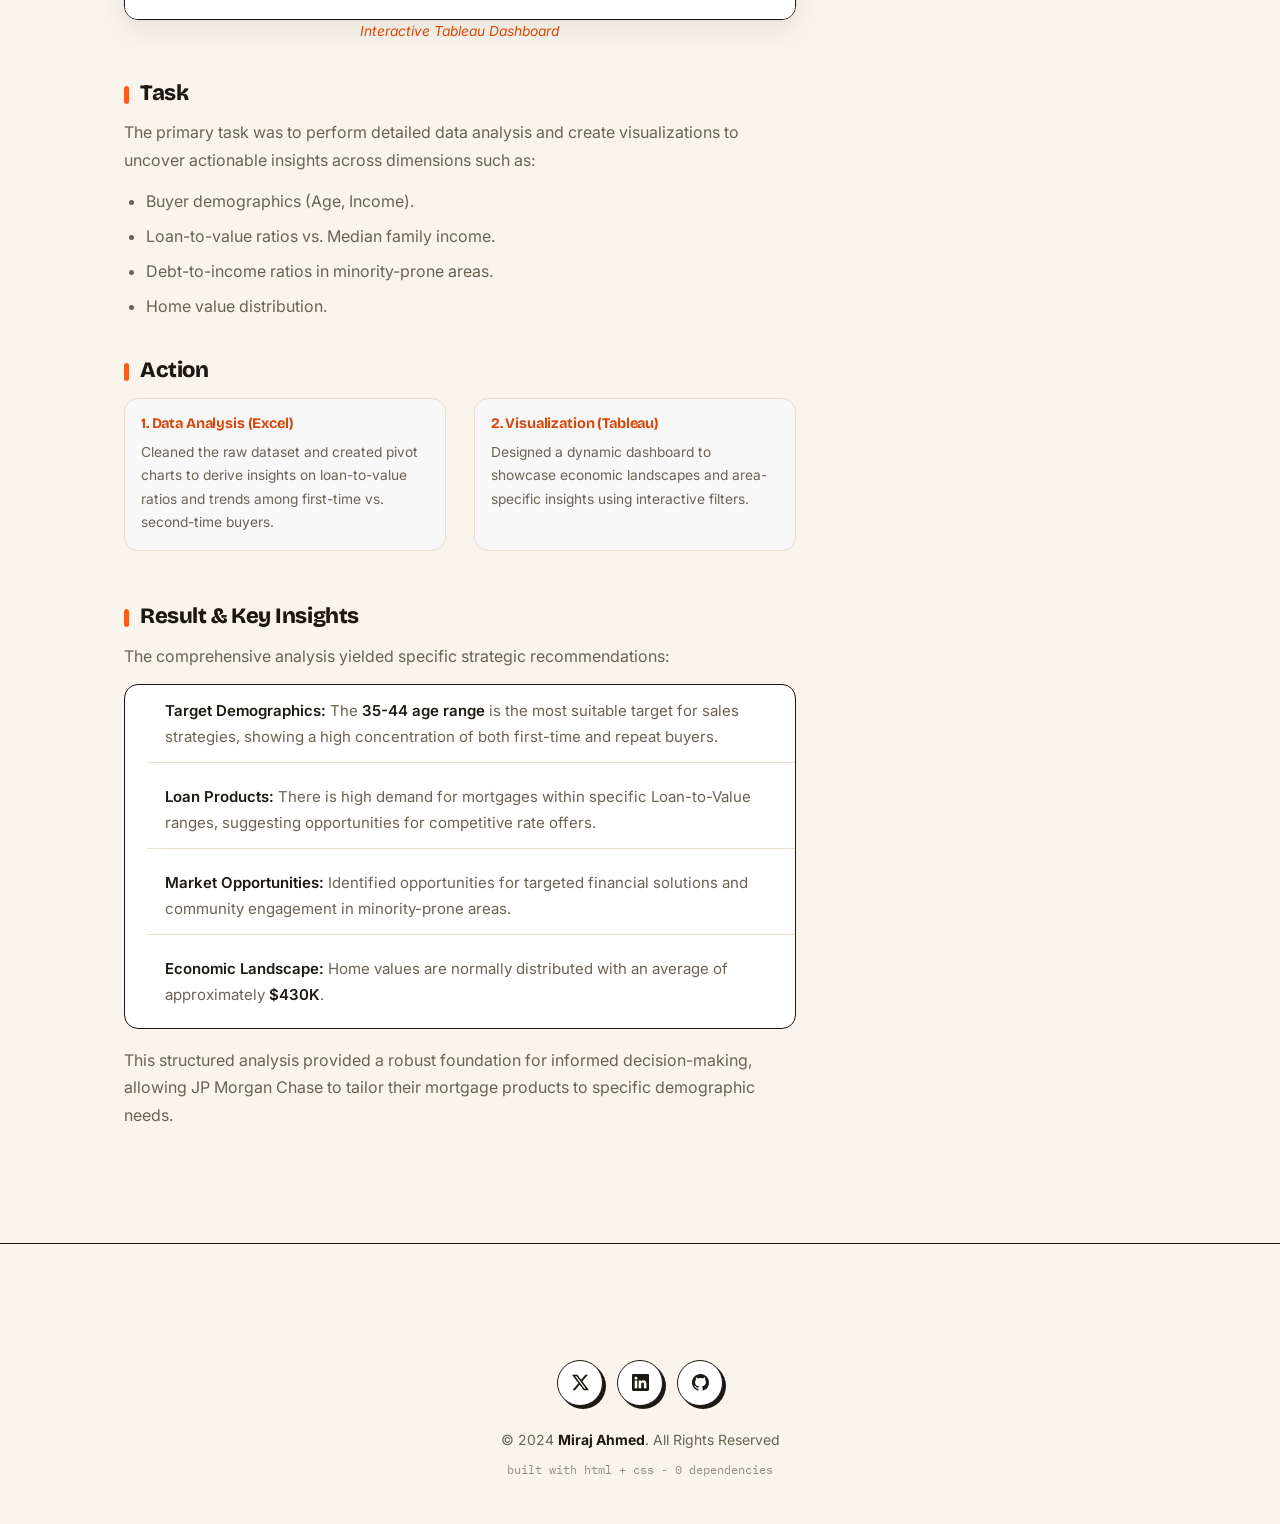
<file: jpmorgan.html>
<!DOCTYPE html>
<html lang="en">

<head>
  <meta charset="utf-8">
  <meta content="width=device-width, initial-scale=1.0" name="viewport">
  <title>Mortgage Data Analysis | Miraj Ahmed</title>
  <meta content="JP Morgan Chase & Co. Mortgage Data Analysis Virtual Internship" name="description">
  <meta content="Data Analysis, Tableau, Excel, Mortgage Data, Visualization" name="keywords">

  <link href="img/M.webp" rel="icon">
  <link href="img/favicon.webp" rel="apple-touch-icon">

  <link rel="preconnect" href="https://fonts.googleapis.com">
  <link rel="preconnect" href="https://fonts.gstatic.com" crossorigin>
  <link href="https://fonts.googleapis.com/css2?family=Bricolage+Grotesque:opsz,wght@12..96,400..800&family=Caveat:wght@500;600&family=Inter:wght@400;500;600&family=IBM+Plex+Mono:wght@400;500&display=swap" rel="stylesheet">

  <link href="assets/css/home.css" rel="stylesheet">
  <link href="assets/css/case.css" rel="stylesheet">

  <script>
    (function () {
      var t = localStorage.getItem("theme") ||
        (window.matchMedia("(prefers-color-scheme: dark)").matches ? "dark" : "light");
      document.documentElement.setAttribute("data-theme", t);
    })();
  </script>
</head>

<body>

  <header class="site-header">
    <div class="wrap">
      <a href="index.html" class="logo">Miraj<span>.</span></a>
      <nav class="nav" aria-label="Main navigation">
        <a href="index.html#about">About</a>
        <a href="index.html#resume">Resume</a>
        <a href="index.html#certifications">Certifications</a>
        <a href="index.html#portfolio">Projects</a>
        <a href="index.html#contact">Contact</a>
        <button class="theme-toggle" id="themeToggle" title="Toggle dark mode" aria-label="Toggle dark mode">
          <span class="icon-moon">&#9789;</span>
          <span class="icon-sun">&#9728;</span>
        </button>
      </nav>
    </div>
  </header>

  <main id="top">

    <div class="page-head">
      <div class="wrap">
        <p class="data-label">case study</p>
        <h1>Mortgage Data Analysis</h1>
        <nav class="breadcrumbs" aria-label="Breadcrumb">
          <a href="index.html">Home</a><span class="sep">/</span><a href="index.html#portfolio">Projects</a><span class="sep">/</span><span>JP Morgan Chase</span>
        </nav>
      </div>
    </div>

    <section class="case">
      <div class="wrap">
        <div class="row gy-4">
        <div class="col-lg-4 order-lg-2 reveal">
        <div class="portfolio-info">
        <h3>Project Information</h3>
        <ul>
        <li><strong>Category</strong>: Data Analysis / Strategy</li>
        <li><strong>Client</strong>: JP Morgan Chase (Forage)</li>
        <li><strong>Tools</strong>: Excel, Tableau, Lucidchart</li>
        <li><strong>Focus</strong>: Sales &amp; Demographic Insights</li>
        <li><strong>Live Demo</strong>: <a class="btn-visit" href="https://public.tableau.com/views/JPMorganChaseCoMortgageDataAnalysisVirtualInternship/Dashboard1?:language=en-US&amp;:sid=&amp;:redirect=auth&amp;:display_count=n&amp;:origin=viz_share_link" rel="noopener" target="_blank">View Dashboard</a></li>
        </ul>
        </div>
        </div>
        <div class="col-lg-8 order-lg-1 reveal">
        <div class="portfolio-description">
        <h2>Sales and Demographic Insights</h2>
        <p class="lead">
                        A comprehensive analysis of mortgage data to extract meaningful business insights, leveraging Excel for
                        processing and Tableau for visualization to inform sales strategies.
                      </p>
        <div class="my-4">
        <img alt="JP Morgan Certificate" class="img-fluid rounded shadow-sm w-100" loading="lazy" src="img/portfolio/jp_morgan_certificate.webp"/>
        </div>
        <h3>Situation</h3>
        <p>
                        We focused on a <strong>home loan dataset</strong> containing approximately <strong>500 data
                          points</strong>. The goal was to identify key trends and insights to inform sales strategies and
                        improve business operations. The dataset required significant cleaning and processing to ensure
                        accuracy.
                      </p>
        <div class="my-4">
        <img alt="JP Morgan Tableau Dashboard" class="img-fluid rounded shadow-sm w-100" loading="lazy" src="img/portfolio/jp_morgan_dashboard.webp"/>
        <p class="text-center mt-2 text-muted small"><em>Interactive Tableau Dashboard</em></p>
        </div>
        <h3>Task</h3>
        <p>The primary task was to perform detailed data analysis and create visualizations to uncover actionable
                        insights across dimensions such as:</p>
        <ul>
        <li>Buyer demographics (Age, Income).</li>
        <li>Loan-to-value ratios vs. Median family income.</li>
        <li>Debt-to-income ratios in minority-prone areas.</li>
        <li>Home value distribution.</li>
        </ul>
        <h3>Action</h3>
        <div class="row mt-3">
        <div class="col-md-6 mb-3">
        <div class="p-3 border rounded bg-light h-100">
        <h6 class="fw-bold text-primary">1. Data Analysis (Excel)</h6>
        <p class="small mb-0">Cleaned the raw dataset and created pivot charts to derive insights on
                              loan-to-value ratios and trends among first-time vs. second-time buyers.</p>
        </div>
        </div>
        <div class="col-md-6 mb-3">
        <div class="p-3 border rounded bg-light h-100">
        <h6 class="fw-bold text-primary">2. Visualization (Tableau)</h6>
        <p class="small mb-0">Designed a dynamic dashboard to showcase economic landscapes and area-specific
                              insights using interactive filters.</p>
        </div>
        </div>
        </div>
        <h3>Result &amp; Key Insights</h3>
        <p>The comprehensive analysis yielded specific strategic recommendations:</p>
        <ul class="list-group list-group-flush mb-4">
        <li class="list-group-item">
        <strong>Target Demographics:</strong> The <strong>35-44 age range</strong> is the most suitable target
                          for sales strategies, showing a high concentration of both first-time and repeat buyers.
                        </li>
        <li class="list-group-item">
        <strong>Loan Products:</strong> There is high demand for mortgages within specific Loan-to-Value
                          ranges, suggesting opportunities for competitive rate offers.
                        </li>
        <li class="list-group-item">
        <strong>Market Opportunities:</strong> Identified opportunities for targeted financial solutions and
                          community engagement in minority-prone areas.
                        </li>
        <li class="list-group-item">
        <strong>Economic Landscape:</strong> Home values are normally distributed with an average of
                          approximately <strong>$430K</strong>.
                        </li>
        </ul>
        <p>
                        This structured analysis provided a robust foundation for informed decision-making, allowing JP Morgan
                        Chase to tailor their mortgage products to specific demographic needs.
                      </p>
        </div>
        </div>
        </div>
      </div>
    </section>

  </main>

  <footer class="site-footer">
    <div class="wrap">
      <div class="socials">
        <a href="https://twitter.com/symanto_" aria-label="Twitter">
          <svg viewBox="0 0 16 16"><path d="M12.6.75h2.454l-5.36 6.142L16 15.25h-4.937l-3.867-5.07-4.425 5.07H.316l5.733-6.57L0 .75h5.063l3.495 4.633L12.601.75Zm-.86 13.028h1.36L4.323 2.145H2.865z"/></svg>
        </a>
        <a href="https://www.linkedin.com/in/mirajsym/" aria-label="LinkedIn">
          <svg viewBox="0 0 16 16"><path d="M0 1.146C0 .513.526 0 1.175 0h13.65C15.474 0 16 .513 16 1.146v13.708c0 .633-.526 1.146-1.175 1.146H1.175C.526 16 0 15.487 0 14.854zm4.943 12.248V6.169H2.542v7.225zm-1.2-8.212c.837 0 1.358-.554 1.358-1.248-.015-.709-.52-1.248-1.342-1.248S2.4 3.226 2.4 3.934c0 .694.521 1.248 1.327 1.248zm4.908 8.212V9.359c0-.216.016-.432.08-.586.173-.431.568-.878 1.232-.878.869 0 1.216.662 1.216 1.634v3.865h2.401V9.25c0-2.22-1.184-3.252-2.764-3.252-1.274 0-1.845.7-2.165 1.193v.025h-.016l.016-.025V6.169h-2.4c.03.678 0 7.225 0 7.225z"/></svg>
        </a>
        <a href="https://github.com/mirajSYM02" aria-label="GitHub">
          <svg viewBox="0 0 16 16"><path d="M8 0C3.58 0 0 3.58 0 8c0 3.54 2.29 6.53 5.47 7.59.4.07.55-.17.55-.38 0-.19-.01-.82-.01-1.49-2.01.37-2.53-.49-2.69-.94-.09-.23-.48-.94-.82-1.13-.28-.15-.68-.52-.01-.53.63-.01 1.08.58 1.23.82.72 1.21 1.87.87 2.33.66.07-.52.28-.87.51-1.07-1.78-.2-3.64-.89-3.64-3.95 0-.87.31-1.59.82-2.15-.08-.2-.36-1.02.08-2.12 0 0 .67-.21 2.2.82.64-.18 1.32-.27 2-.27s1.36.09 2 .27c1.53-1.04 2.2-.82 2.2-.82.44 1.1.16 1.92.08 2.12.51.56.82 1.27.82 2.15 0 3.07-1.87 3.75-3.65 3.95.29.25.54.73.54 1.48 0 1.07-.01 1.93-.01 2.2 0 .21.15.46.55.38A8.01 8.01 0 0 0 16 8c0-4.42-3.58-8-8-8"/></svg>
        </a>
      </div>
      <p>&copy; 2024 <strong>Miraj Ahmed</strong>. All Rights Reserved</p>
      <p class="mono-sign">built with html + css - 0 dependencies</p>
    </div>
  </footer>

  <a href="#top" class="scroll-top" id="scrollTop" aria-label="Scroll to top">&uarr;</a>

  <script src="assets/js/site.js"></script>

</body>

</html>
</file>
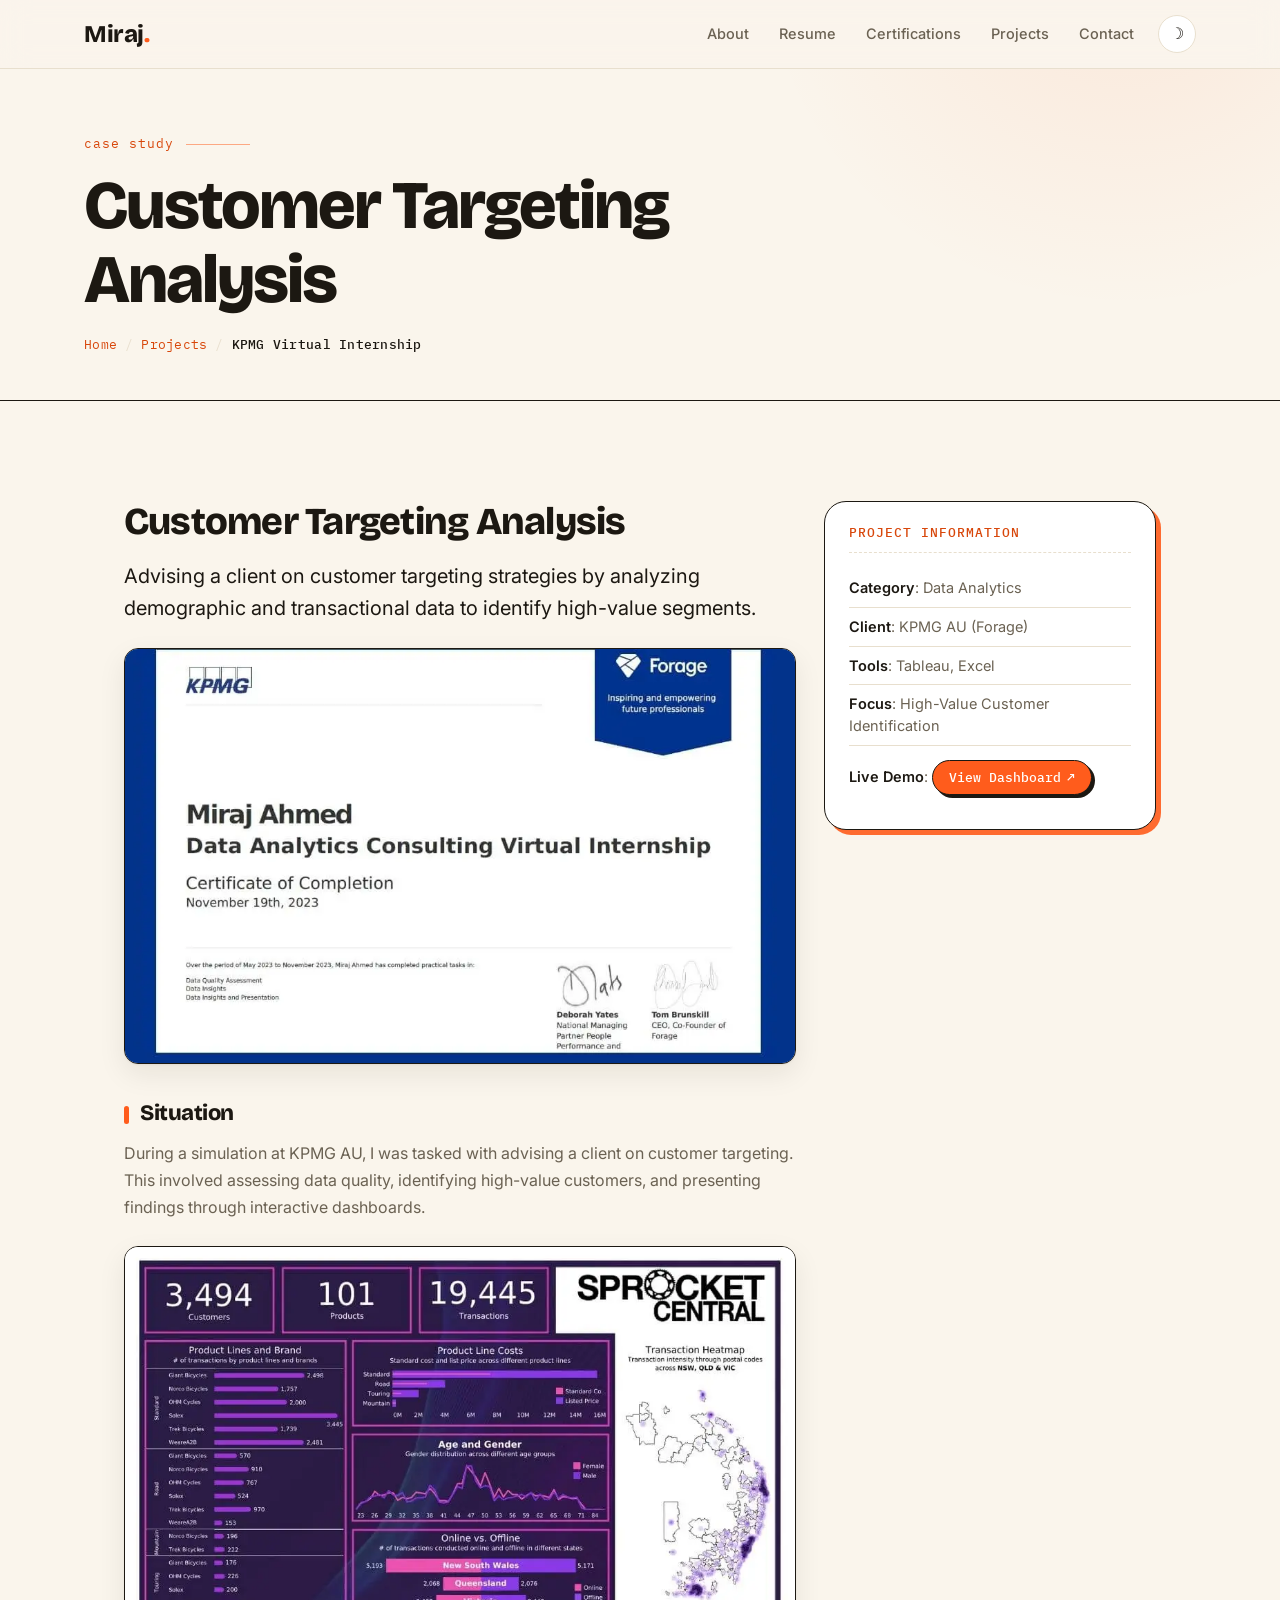
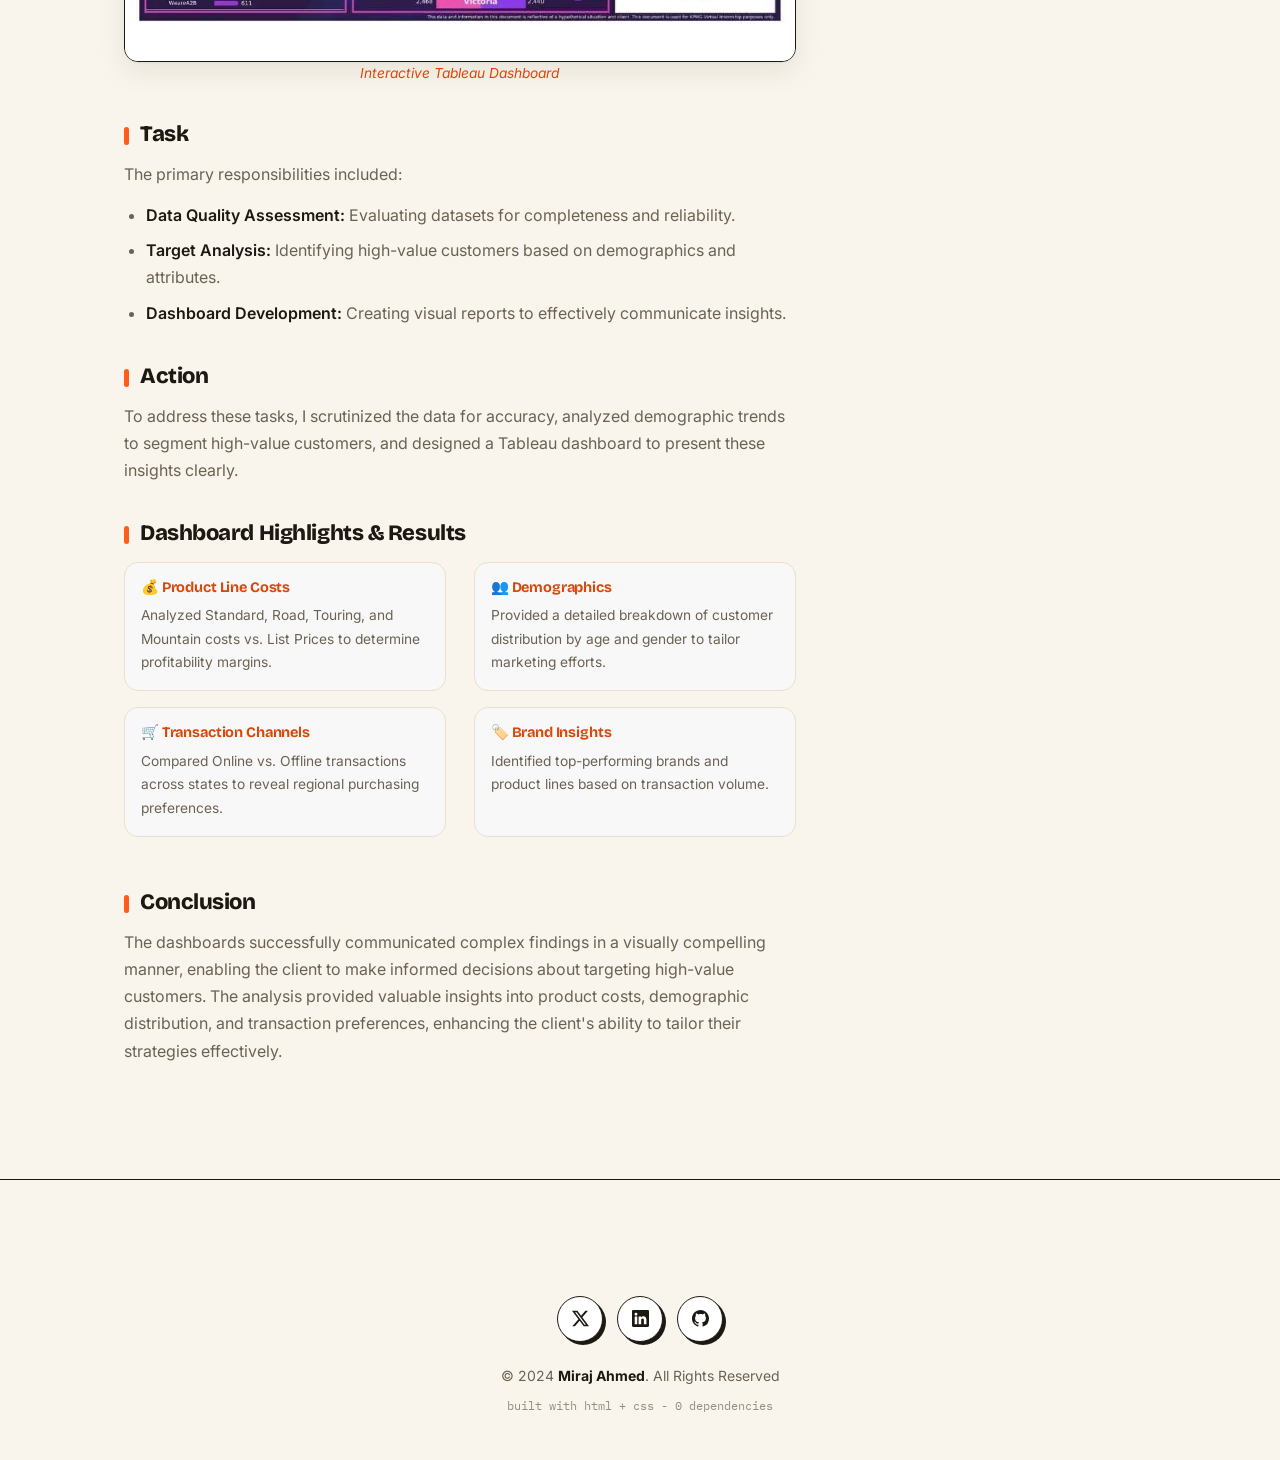
<file: kpmg.html>
<!DOCTYPE html>
<html lang="en">

<head>
  <meta charset="utf-8">
  <meta content="width=device-width, initial-scale=1.0" name="viewport">
  <title>Customer Targeting Analysis | Miraj Ahmed</title>
  <meta content="KPMG Virtual Internship Project - Customer Targeting Analysis" name="description">
  <meta content="Data Analytics, Tableau, Customer Segmentation, KPMG" name="keywords">

  <link href="img/M.webp" rel="icon">
  <link href="img/favicon.webp" rel="apple-touch-icon">

  <link rel="preconnect" href="https://fonts.googleapis.com">
  <link rel="preconnect" href="https://fonts.gstatic.com" crossorigin>
  <link href="https://fonts.googleapis.com/css2?family=Bricolage+Grotesque:opsz,wght@12..96,400..800&family=Caveat:wght@500;600&family=Inter:wght@400;500;600&family=IBM+Plex+Mono:wght@400;500&display=swap" rel="stylesheet">

  <link href="assets/css/home.css" rel="stylesheet">
  <link href="assets/css/case.css" rel="stylesheet">

  <script>
    (function () {
      var t = localStorage.getItem("theme") ||
        (window.matchMedia("(prefers-color-scheme: dark)").matches ? "dark" : "light");
      document.documentElement.setAttribute("data-theme", t);
    })();
  </script>
</head>

<body>

  <header class="site-header">
    <div class="wrap">
      <a href="index.html" class="logo">Miraj<span>.</span></a>
      <nav class="nav" aria-label="Main navigation">
        <a href="index.html#about">About</a>
        <a href="index.html#resume">Resume</a>
        <a href="index.html#certifications">Certifications</a>
        <a href="index.html#portfolio">Projects</a>
        <a href="index.html#contact">Contact</a>
        <button class="theme-toggle" id="themeToggle" title="Toggle dark mode" aria-label="Toggle dark mode">
          <span class="icon-moon">&#9789;</span>
          <span class="icon-sun">&#9728;</span>
        </button>
      </nav>
    </div>
  </header>

  <main id="top">

    <div class="page-head">
      <div class="wrap">
        <p class="data-label">case study</p>
        <h1>Customer Targeting Analysis</h1>
        <nav class="breadcrumbs" aria-label="Breadcrumb">
          <a href="index.html">Home</a><span class="sep">/</span><a href="index.html#portfolio">Projects</a><span class="sep">/</span><span>KPMG Virtual Internship</span>
        </nav>
      </div>
    </div>

    <section class="case">
      <div class="wrap">
        <div class="row gy-4">
        <div class="col-lg-4 order-lg-2 reveal">
        <div class="portfolio-info">
        <h3>Project Information</h3>
        <ul>
        <li><strong>Category</strong>: Data Analytics</li>
        <li><strong>Client</strong>: KPMG AU (Forage)</li>
        <li><strong>Tools</strong>: Tableau, Excel</li>
        <li><strong>Focus</strong>: High-Value Customer Identification</li>
        <li><strong>Live Demo</strong>: <a class="btn-visit" href="https://public.tableau.com/views/KPMGVirtualInternship_17003883698370/Dashboard1?:language=en-US&amp;:sid=&amp;:redirect=auth&amp;:display_count=n&amp;:origin=viz_share_link" rel="noopener" target="_blank">View Dashboard</a></li>
        </ul>
        </div>
        </div>
        <div class="col-lg-8 order-lg-1 reveal">
        <div class="portfolio-description">
        <h2>Customer Targeting Analysis</h2>
        <p class="lead">
                        Advising a client on customer targeting strategies by analyzing demographic and transactional data to
                        identify high-value segments.
                      </p>
        <div class="my-4">
        <img alt="KPMG Certificate" class="img-fluid rounded shadow-sm w-100" loading="lazy" src="img/portfolio/kpmg_certificate.webp"/>
        </div>
        <h3>Situation</h3>
        <p>
                        During a simulation at KPMG AU, I was tasked with advising a client on customer targeting. This involved
                        assessing data quality, identifying high-value customers, and presenting findings through interactive
                        dashboards.
                      </p>
        <div class="my-4">
        <img alt="KPMG Tableau Dashboard" class="img-fluid rounded shadow-sm w-100" loading="lazy" src="img/portfolio/kpmg_dashboard.webp"/>
        <p class="text-center mt-2 text-muted small"><em>Interactive Tableau Dashboard</em></p>
        </div>
        <h3>Task</h3>
        <p>The primary responsibilities included:</p>
        <ul>
        <li><strong>Data Quality Assessment:</strong> Evaluating datasets for completeness and reliability.</li>
        <li><strong>Target Analysis:</strong> Identifying high-value customers based on demographics and
                          attributes.</li>
        <li><strong>Dashboard Development:</strong> Creating visual reports to effectively communicate insights.
                        </li>
        </ul>
        <h3>Action</h3>
        <p>To address these tasks, I scrutinized the data for accuracy, analyzed demographic trends to segment
                        high-value customers, and designed a Tableau dashboard to present these insights clearly.</p>
        <h3>Dashboard Highlights &amp; Results</h3>
        <div class="row mt-3">
        <div class="col-md-6 mb-3">
        <div class="p-3 border rounded bg-light h-100">
        <h6 class="fw-bold text-primary">💰 Product Line Costs</h6>
        <p class="small mb-0">Analyzed Standard, Road, Touring, and Mountain costs vs. List Prices to
                              determine profitability margins.</p>
        </div>
        </div>
        <div class="col-md-6 mb-3">
        <div class="p-3 border rounded bg-light h-100">
        <h6 class="fw-bold text-primary">👥 Demographics</h6>
        <p class="small mb-0">Provided a detailed breakdown of customer distribution by age and gender to
                              tailor marketing efforts.</p>
        </div>
        </div>
        <div class="col-md-6 mb-3">
        <div class="p-3 border rounded bg-light h-100">
        <h6 class="fw-bold text-primary">🛒 Transaction Channels</h6>
        <p class="small mb-0">Compared Online vs. Offline transactions across states to reveal regional
                              purchasing preferences.</p>
        </div>
        </div>
        <div class="col-md-6 mb-3">
        <div class="p-3 border rounded bg-light h-100">
        <h6 class="fw-bold text-primary">🏷️ Brand Insights</h6>
        <p class="small mb-0">Identified top-performing brands and product lines based on transaction
                              volume.</p>
        </div>
        </div>
        </div>
        <h3>Conclusion</h3>
        <p>
                        The dashboards successfully communicated complex findings in a visually compelling manner, enabling the
                        client to make informed decisions about targeting high-value customers.
                        The analysis provided valuable insights into product costs, demographic distribution, and transaction
                        preferences, enhancing the client's ability to tailor their strategies effectively.
                      </p>
        </div>
        </div>
        </div>
      </div>
    </section>

  </main>

  <footer class="site-footer">
    <div class="wrap">
      <div class="socials">
        <a href="https://twitter.com/symanto_" aria-label="Twitter">
          <svg viewBox="0 0 16 16"><path d="M12.6.75h2.454l-5.36 6.142L16 15.25h-4.937l-3.867-5.07-4.425 5.07H.316l5.733-6.57L0 .75h5.063l3.495 4.633L12.601.75Zm-.86 13.028h1.36L4.323 2.145H2.865z"/></svg>
        </a>
        <a href="https://www.linkedin.com/in/mirajsym/" aria-label="LinkedIn">
          <svg viewBox="0 0 16 16"><path d="M0 1.146C0 .513.526 0 1.175 0h13.65C15.474 0 16 .513 16 1.146v13.708c0 .633-.526 1.146-1.175 1.146H1.175C.526 16 0 15.487 0 14.854zm4.943 12.248V6.169H2.542v7.225zm-1.2-8.212c.837 0 1.358-.554 1.358-1.248-.015-.709-.52-1.248-1.342-1.248S2.4 3.226 2.4 3.934c0 .694.521 1.248 1.327 1.248zm4.908 8.212V9.359c0-.216.016-.432.08-.586.173-.431.568-.878 1.232-.878.869 0 1.216.662 1.216 1.634v3.865h2.401V9.25c0-2.22-1.184-3.252-2.764-3.252-1.274 0-1.845.7-2.165 1.193v.025h-.016l.016-.025V6.169h-2.4c.03.678 0 7.225 0 7.225z"/></svg>
        </a>
        <a href="https://github.com/mirajSYM02" aria-label="GitHub">
          <svg viewBox="0 0 16 16"><path d="M8 0C3.58 0 0 3.58 0 8c0 3.54 2.29 6.53 5.47 7.59.4.07.55-.17.55-.38 0-.19-.01-.82-.01-1.49-2.01.37-2.53-.49-2.69-.94-.09-.23-.48-.94-.82-1.13-.28-.15-.68-.52-.01-.53.63-.01 1.08.58 1.23.82.72 1.21 1.87.87 2.33.66.07-.52.28-.87.51-1.07-1.78-.2-3.64-.89-3.64-3.95 0-.87.31-1.59.82-2.15-.08-.2-.36-1.02.08-2.12 0 0 .67-.21 2.2.82.64-.18 1.32-.27 2-.27s1.36.09 2 .27c1.53-1.04 2.2-.82 2.2-.82.44 1.1.16 1.92.08 2.12.51.56.82 1.27.82 2.15 0 3.07-1.87 3.75-3.65 3.95.29.25.54.73.54 1.48 0 1.07-.01 1.93-.01 2.2 0 .21.15.46.55.38A8.01 8.01 0 0 0 16 8c0-4.42-3.58-8-8-8"/></svg>
        </a>
      </div>
      <p>&copy; 2024 <strong>Miraj Ahmed</strong>. All Rights Reserved</p>
      <p class="mono-sign">built with html + css - 0 dependencies</p>
    </div>
  </footer>

  <a href="#top" class="scroll-top" id="scrollTop" aria-label="Scroll to top">&uarr;</a>

  <script src="assets/js/site.js"></script>

</body>

</html>
</file>
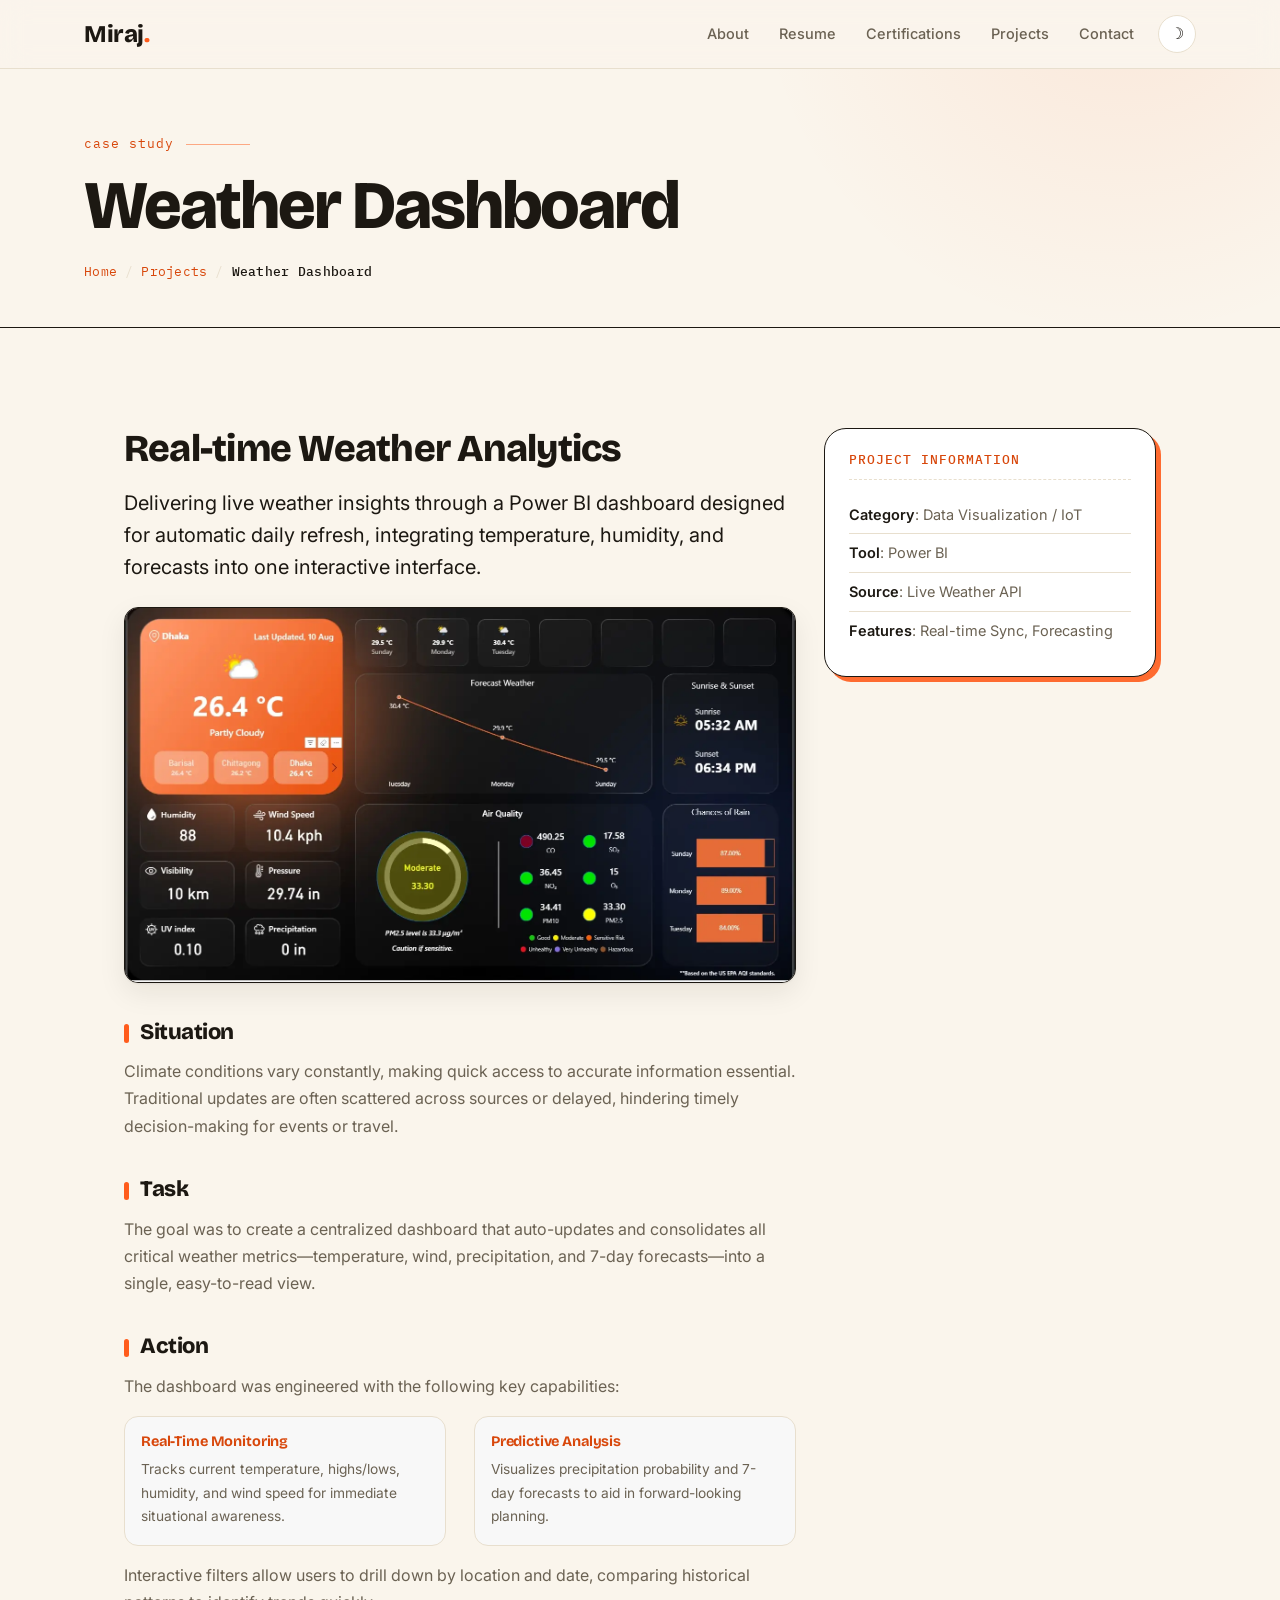
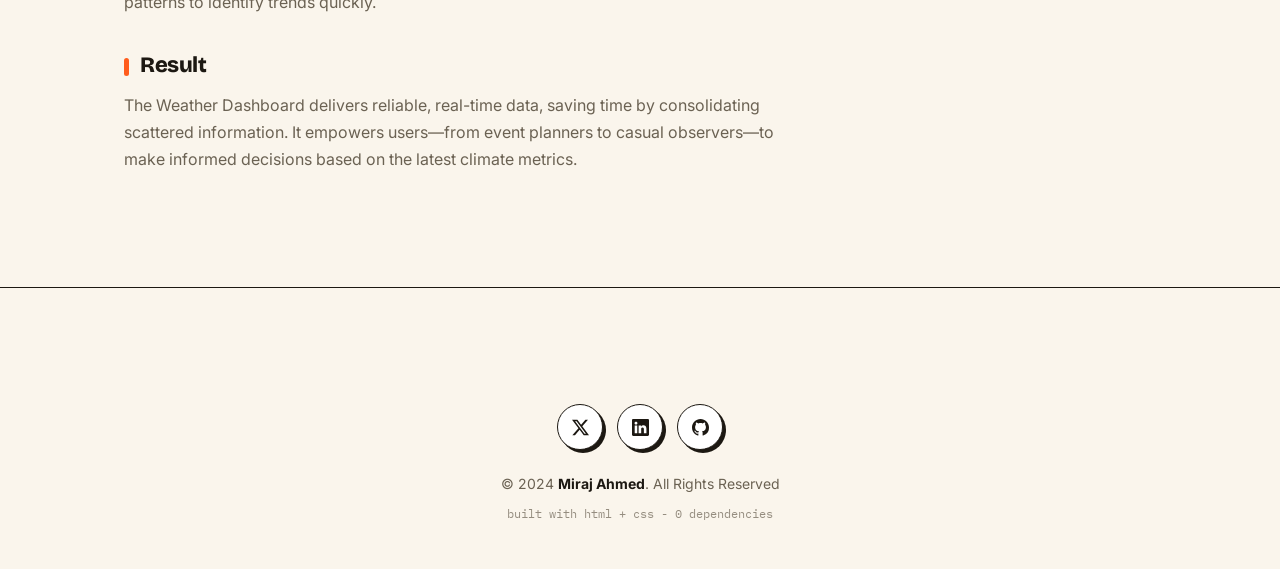
<file: weather_dashboard.html>
<!DOCTYPE html>
<html lang="en">

<head>
  <meta charset="utf-8">
  <meta content="width=device-width, initial-scale=1.0" name="viewport">
  <title>Weather Dashboard | Miraj Ahmed</title>
  <meta content="Real-time Power BI Weather Dashboard" name="description">
  <meta content="Power BI, API Integration, Data Visualization, Weather" name="keywords">

  <link href="img/M.webp" rel="icon">
  <link href="img/favicon.webp" rel="apple-touch-icon">

  <link rel="preconnect" href="https://fonts.googleapis.com">
  <link rel="preconnect" href="https://fonts.gstatic.com" crossorigin>
  <link href="https://fonts.googleapis.com/css2?family=Bricolage+Grotesque:opsz,wght@12..96,400..800&family=Caveat:wght@500;600&family=Inter:wght@400;500;600&family=IBM+Plex+Mono:wght@400;500&display=swap" rel="stylesheet">

  <link href="assets/css/home.css" rel="stylesheet">
  <link href="assets/css/case.css" rel="stylesheet">

  <script>
    (function () {
      var t = localStorage.getItem("theme") ||
        (window.matchMedia("(prefers-color-scheme: dark)").matches ? "dark" : "light");
      document.documentElement.setAttribute("data-theme", t);
    })();
  </script>
</head>

<body>

  <header class="site-header">
    <div class="wrap">
      <a href="index.html" class="logo">Miraj<span>.</span></a>
      <nav class="nav" aria-label="Main navigation">
        <a href="index.html#about">About</a>
        <a href="index.html#resume">Resume</a>
        <a href="index.html#certifications">Certifications</a>
        <a href="index.html#portfolio">Projects</a>
        <a href="index.html#contact">Contact</a>
        <button class="theme-toggle" id="themeToggle" title="Toggle dark mode" aria-label="Toggle dark mode">
          <span class="icon-moon">&#9789;</span>
          <span class="icon-sun">&#9728;</span>
        </button>
      </nav>
    </div>
  </header>

  <main id="top">

    <div class="page-head">
      <div class="wrap">
        <p class="data-label">case study</p>
        <h1>Weather Dashboard</h1>
        <nav class="breadcrumbs" aria-label="Breadcrumb">
          <a href="index.html">Home</a><span class="sep">/</span><a href="index.html#portfolio">Projects</a><span class="sep">/</span><span>Weather Dashboard</span>
        </nav>
      </div>
    </div>

    <section class="case">
      <div class="wrap">
        <div class="row gy-4">
        <div class="col-lg-4 order-lg-2 reveal">
        <div class="portfolio-info">
        <h3>Project Information</h3>
        <ul>
        <li><strong>Category</strong>: Data Visualization / IoT</li>
        <li><strong>Tool</strong>: Power BI</li>
        <li><strong>Source</strong>: Live Weather API</li>
        <li><strong>Features</strong>: Real-time Sync, Forecasting</li>
        </ul>
        </div>
        </div>
        <div class="col-lg-8 order-lg-1 reveal">
        <div class="portfolio-description">
        <h2>Real-time Weather Analytics</h2>
        <p class="lead">
                        Delivering live weather insights through a Power BI dashboard designed for automatic daily refresh,
                        integrating temperature, humidity, and forecasts into one interactive interface.
                      </p>
        <div class="my-4">
        <img alt="Weather Dashboard Interface" class="img-fluid rounded shadow-sm w-100" loading="lazy" src="img/portfolio/weather-dashboard.webp"/>
        </div>
        <h3>Situation</h3>
        <p>
                        Climate conditions vary constantly, making quick access to accurate information essential. Traditional
                        updates are often scattered across sources or delayed, hindering timely decision-making for events or
                        travel.
                      </p>
        <h3>Task</h3>
        <p>
                        The goal was to create a centralized dashboard that auto-updates and consolidates all critical weather
                        metrics—temperature, wind, precipitation, and 7-day forecasts—into a single, easy-to-read view.
                      </p>
        <h3>Action</h3>
        <p>The dashboard was engineered with the following key capabilities:</p>
        <div class="row mt-3">
        <div class="col-md-6 mb-3">
        <div class="p-3 border rounded bg-light h-100">
        <h6 class="fw-bold text-primary"><i class="bi bi-thermometer-half me-2"></i>Real-Time Monitoring
                            </h6>
        <p class="small mb-0">Tracks current temperature, highs/lows, humidity, and wind speed for immediate
                              situational awareness.</p>
        </div>
        </div>
        <div class="col-md-6 mb-3">
        <div class="p-3 border rounded bg-light h-100">
        <h6 class="fw-bold text-primary"><i class="bi bi-cloud-rain me-2"></i>Predictive Analysis</h6>
        <p class="small mb-0">Visualizes precipitation probability and 7-day forecasts to aid in
                              forward-looking planning.</p>
        </div>
        </div>
        </div>
        <p class="mt-2">
                        Interactive filters allow users to drill down by location and date, comparing historical patterns to
                        identify trends quickly.
                      </p>
        <h3>Result</h3>
        <p>The Weather Dashboard delivers reliable, real-time data, saving time by consolidating scattered
                        information. It empowers users—from event planners to casual observers—to make informed decisions based
                        on the latest climate metrics.</p>
        </div>
        </div>
        </div>
      </div>
    </section>

  </main>

  <footer class="site-footer">
    <div class="wrap">
      <div class="socials">
        <a href="https://twitter.com/symanto_" aria-label="Twitter">
          <svg viewBox="0 0 16 16"><path d="M12.6.75h2.454l-5.36 6.142L16 15.25h-4.937l-3.867-5.07-4.425 5.07H.316l5.733-6.57L0 .75h5.063l3.495 4.633L12.601.75Zm-.86 13.028h1.36L4.323 2.145H2.865z"/></svg>
        </a>
        <a href="https://www.linkedin.com/in/mirajsym/" aria-label="LinkedIn">
          <svg viewBox="0 0 16 16"><path d="M0 1.146C0 .513.526 0 1.175 0h13.65C15.474 0 16 .513 16 1.146v13.708c0 .633-.526 1.146-1.175 1.146H1.175C.526 16 0 15.487 0 14.854zm4.943 12.248V6.169H2.542v7.225zm-1.2-8.212c.837 0 1.358-.554 1.358-1.248-.015-.709-.52-1.248-1.342-1.248S2.4 3.226 2.4 3.934c0 .694.521 1.248 1.327 1.248zm4.908 8.212V9.359c0-.216.016-.432.08-.586.173-.431.568-.878 1.232-.878.869 0 1.216.662 1.216 1.634v3.865h2.401V9.25c0-2.22-1.184-3.252-2.764-3.252-1.274 0-1.845.7-2.165 1.193v.025h-.016l.016-.025V6.169h-2.4c.03.678 0 7.225 0 7.225z"/></svg>
        </a>
        <a href="https://github.com/mirajSYM02" aria-label="GitHub">
          <svg viewBox="0 0 16 16"><path d="M8 0C3.58 0 0 3.58 0 8c0 3.54 2.29 6.53 5.47 7.59.4.07.55-.17.55-.38 0-.19-.01-.82-.01-1.49-2.01.37-2.53-.49-2.69-.94-.09-.23-.48-.94-.82-1.13-.28-.15-.68-.52-.01-.53.63-.01 1.08.58 1.23.82.72 1.21 1.87.87 2.33.66.07-.52.28-.87.51-1.07-1.78-.2-3.64-.89-3.64-3.95 0-.87.31-1.59.82-2.15-.08-.2-.36-1.02.08-2.12 0 0 .67-.21 2.2.82.64-.18 1.32-.27 2-.27s1.36.09 2 .27c1.53-1.04 2.2-.82 2.2-.82.44 1.1.16 1.92.08 2.12.51.56.82 1.27.82 2.15 0 3.07-1.87 3.75-3.65 3.95.29.25.54.73.54 1.48 0 1.07-.01 1.93-.01 2.2 0 .21.15.46.55.38A8.01 8.01 0 0 0 16 8c0-4.42-3.58-8-8-8"/></svg>
        </a>
      </div>
      <p>&copy; 2024 <strong>Miraj Ahmed</strong>. All Rights Reserved</p>
      <p class="mono-sign">built with html + css - 0 dependencies</p>
    </div>
  </footer>

  <a href="#top" class="scroll-top" id="scrollTop" aria-label="Scroll to top">&uarr;</a>

  <script src="assets/js/site.js"></script>

</body>

</html>
</file>
<file: assets/css/home.css>
/* ============================================================
   MIRAJ AHMED — PORTFOLIO (v4 "exhibition")
   Plain HTML/CSS. Zero dependencies.
   ============================================================ */

:root {
  --bg: #faf5ec;
  --surface: #ffffff;
  --ink: #1c1812;
  --muted: #6b6253;
  --line: #e8dfce;
  --accent: #ff5c1c;
  --accent-ink: #d8470b;
  --accent-soft: rgba(255, 92, 28, 0.09);
  --accent-rgb: 255, 92, 28;

  --st-yellow: #ffd43b;
  --st-blue: #74c0fc;
  --st-pink: #faa2c1;
  --st-green: #69db7c;

  --shadow: 0 1px 2px rgba(28, 24, 18, 0.05), 0 10px 28px rgba(28, 24, 18, 0.08);
  --shadow-lift: 0 4px 8px rgba(28, 24, 18, 0.08), 0 22px 48px rgba(28, 24, 18, 0.16);
  --radius: 22px;

  --font-display: "Bricolage Grotesque", system-ui, sans-serif;
  --font-hand: "Caveat", cursive;
  --font-body: "Inter", system-ui, sans-serif;
  --font-mono: "IBM Plex Mono", ui-monospace, SFMono-Regular, Menlo, monospace;
}

[data-theme="dark"] {
  --bg: #16120c;
  --surface: #211c14;
  --ink: #f6efe2;
  --muted: #a89c87;
  --line: #352d20;
  --accent: #ff7a3d;
  --accent-ink: #ff9663;
  --accent-soft: rgba(255, 122, 61, 0.12);
  --accent-rgb: 255, 122, 61;
  
  --st-yellow: #e6bc2f;
  --st-blue: #5aa9e6;
  --st-pink: #e487a9;
  --st-green: #4cba66;
  
  --shadow: 0 1px 2px rgba(0, 0, 0, 0.4), 0 10px 28px rgba(0, 0, 0, 0.45);
  --shadow-lift: 0 4px 8px rgba(0, 0, 0, 0.5), 0 22px 48px rgba(0, 0, 0, 0.6);
}

/* ---------- Base ---------- */
*, *::before, *::after { box-sizing: border-box; }

html {
  scroll-behavior: smooth;
  overflow-x: clip; 
}

body {
  margin: 0;
  font-family: var(--font-body);
  font-size: 16px;
  line-height: 1.7;
  color: var(--muted);
  background: var(--bg);
  -webkit-font-smoothing: antialiased;
  overflow-x: hidden;
  transition: background-color 0.3s ease, color 0.3s ease;
}

img { max-width: 100%; display: block; }
a { color: var(--accent-ink); text-decoration: none; }
a:hover { color: var(--accent); }

h1, h2, h3, h4 {
  font-family: var(--font-display);
  color: var(--ink);
  line-height: 1.08;
  margin: 0 0 0.5em;
  letter-spacing: -0.02em;
}

.wrap { max-width: 1160px; margin: 0 auto; padding: 0 24px; }

section { padding: 100px 0; }

.data-label {
  font-family: var(--font-mono);
  font-size: 13px;
  letter-spacing: 0.08em;
  text-transform: lowercase;
  color: var(--accent-ink);
  display: flex;
  align-items: center;
  gap: 12px;
  margin: 0 0 14px;
}

.data-label::after {
  content: "";
  height: 1px;
  width: 64px;
  background: var(--accent);
  opacity: 0.5;
}

.section-title h2 {
  font-size: clamp(34px, 5vw, 56px);
  font-weight: 800;
  margin-bottom: 10px;
}

.section-title { position: relative; }

.section-title > p { margin: 0 0 52px; max-width: 56ch; font-size: 17px; }

.hand {
  font-family: var(--font-hand);
  font-size: 22px;
  color: var(--accent-ink);
  transform: rotate(-3deg);
  display: inline-block;
}

.doodle { position: absolute; pointer-events: none; color: var(--accent); }
.doodle path { fill: none; stroke: currentColor; stroke-width: 3; stroke-linecap: round; stroke-linejoin: round; }

/* ---------- Scroll reveal ---------- */
.reveal {
  opacity: 0;
  transform: translateY(26px);
  transition: opacity 0.7s ease, transform 0.7s ease;
}

.reveal.in { opacity: 1; transform: none; }
.reveal[data-delay="1"] { transition-delay: 0.1s; }
.reveal[data-delay="2"] { transition-delay: 0.2s; }
.reveal[data-delay="3"] { transition-delay: 0.3s; }

/* ---------- Header ---------- */
.site-header {
  position: sticky;
  top: 0;
  z-index: 100;
  background: color-mix(in srgb, var(--bg) 82%, transparent);
  backdrop-filter: blur(14px);
  -webkit-backdrop-filter: blur(14px);
  border-bottom: 1px solid var(--line);
}

.site-header .wrap {
  display: flex;
  align-items: center;
  justify-content: space-between;
  height: 68px;
}

.logo {
  font-family: var(--font-display);
  font-weight: 800;
  font-size: 24px;
  color: var(--ink);
  letter-spacing: -0.02em;
}

.logo span { color: var(--accent); }

.nav { display: flex; align-items: center; gap: 2px; }

.nav a {
  font-size: 14.5px;
  font-weight: 500;
  color: var(--muted);
  padding: 8px 14px;
  border-radius: 999px;
  transition: color 0.2s, background 0.2s;
}

.nav a:hover { color: var(--ink); background: var(--accent-soft); }

.theme-toggle {
  margin-left: 8px;
  width: 38px;
  height: 38px;
  border: 1px solid var(--line);
  border-radius: 999px;
  background: var(--surface);
  color: var(--ink);
  cursor: pointer;
  display: inline-flex;
  align-items: center;
  justify-content: center;
  font-size: 16px;
  transition: border-color 0.2s, transform 0.3s;
}

.theme-toggle:hover { border-color: var(--accent); transform: rotate(40deg); }
.theme-toggle .icon-sun { display: none; }
[data-theme="dark"] .theme-toggle .icon-sun { display: inline; }
[data-theme="dark"] .theme-toggle .icon-moon { display: none; }

@media (max-width: 760px) { .nav a { display: none; } }

/* ---------- Hero ---------- */
.hero {
  padding: 100px 0 80px;
  position: relative;
  overflow: hidden;
}

.hero .wrap {
  position: relative;
  display: grid;
  grid-template-columns: 1.15fr 0.85fr; 
  gap: 56px;
  align-items: center;
}

@media (max-width: 940px) {
  .hero .wrap { grid-template-columns: 1fr; gap: 56px; }
  .hero-panel { max-width: 460px; width: 100%; margin-left: auto; margin-right: auto; }
}

.hero h1 {
  font-size: clamp(52px, 9vw, 108px);
  font-weight: 800;
  letter-spacing: -0.03em;
  margin: 0 0 18px;
  position: relative;
}

.hero h1 .dot { color: var(--accent); }

.hero h1 .squiggle {
  position: absolute;
  left: 2px;
  bottom: -14px;
  width: min(320px, 60%);
  height: 16px;
}

.hero h1 .squiggle path {
  fill: none;
  stroke: var(--accent);
  stroke-width: 4;
  stroke-linecap: round;
  stroke-dasharray: 400;
  stroke-dashoffset: 400;
  animation: draw 1.1s ease-out 0.4s forwards;
}

@keyframes draw { to { stroke-dashoffset: 0; } }

.hero .intro {
  font-size: clamp(17px, 2.2vw, 21px);
  line-height: 1.65;
  max-width: 46ch;
  margin: 18px 0 30px;
}

.hero .intro b { color: var(--ink); font-weight: 600; }

.hero-links { display: flex; gap: 12px; flex-wrap: wrap; margin-bottom: 44px; }

.chip {
  display: inline-flex;
  align-items: center;
  gap: 8px;
  padding: 10px 19px;
  border: 1.5px solid var(--ink);
  border-radius: 999px;
  background: var(--surface);
  color: var(--ink);
  font-size: 14.5px;
  font-weight: 600;
  box-shadow: 3px 3px 0 var(--ink);
  transition: transform 0.15s, box-shadow 0.15s;
}

.chip:hover {
  color: var(--ink);
  transform: translate(-2px, -2px);
  box-shadow: 5px 5px 0 var(--accent);
}

.chip svg { width: 16px; height: 16px; fill: currentColor; }

.kpis { display: flex; gap: 44px; flex-wrap: wrap; position: relative; }

.kpi .num {
  font-family: var(--font-display);
  font-weight: 800;
  font-size: clamp(30px, 3.6vw, 42px);
  color: var(--ink);
  letter-spacing: -0.02em;
  line-height: 1;
}

.kpi .num em { font-style: normal; color: var(--accent); }

.kpi .lbl {
  font-family: var(--font-mono);
  font-size: 12px;
  letter-spacing: 0.08em;
  text-transform: lowercase;
  color: var(--muted);
  margin-top: 6px;
}

/* ---------- Hero dashboard panel ---------- */
.hero-panel {
  background: var(--surface);
  border: 1.5px solid var(--ink);
  border-radius: var(--radius);
  box-shadow: 8px 8px 0 rgba(var(--accent-rgb), 0.9);
  padding: 24px 24px 26px;
  position: relative;
  transform: rotate(1.6deg);
  transform-style: preserve-3d;
  transition: transform 0.25s ease;
  margin-bottom: 132px;
  
  width: 88%;
  margin-left: auto;
}

.hero-panel::before,
.hero-panel::after {
  content: "";
  position: absolute;
  width: 92px;
  height: 26px;
  background: rgba(var(--accent-rgb), 0.28);
  border: 1px dashed rgba(var(--accent-rgb), 0.45);
  top: -13px;
}

.hero-panel::before { left: 26px; transform: rotate(-6deg); }
.hero-panel::after { right: 26px; transform: rotate(5deg); }

.hero-panel .panel-head {
  display: flex;
  align-items: center;
  justify-content: space-between;
  margin-bottom: 18px;
}

.hero-panel .panel-title {
  font-family: var(--font-mono);
  font-size: 12px;
  letter-spacing: 0.08em;
  color: var(--muted);
}

.hero-panel .dots { display: flex; gap: 6px; }
.hero-panel .dots i { width: 9px; height: 9px; border-radius: 50%; background: var(--line); }
.hero-panel .dots i:first-child { background: var(--accent); }

.bars {
  display: flex;
  align-items: flex-end;
  gap: 10px;
  height: 130px;
  padding-bottom: 10px;
  border-bottom: 1.5px solid var(--ink);
  margin-bottom: 16px;
}

.bars i {
  flex: 1;
  border-radius: 8px 8px 2px 2px;
  background: linear-gradient(to top, rgba(var(--accent-rgb), 0.35), rgba(var(--accent-rgb), 1));
  height: var(--h);
  transform-origin: bottom;
  animation: grow 0.9s cubic-bezier(0.2, 0.7, 0.3, 1) backwards;
}

.bars i:nth-child(1) { animation-delay: 0.30s; }
.bars i:nth-child(2) { animation-delay: 0.40s; }
.bars i:nth-child(3) { animation-delay: 0.50s; }
.bars i:nth-child(4) { animation-delay: 0.60s; }
.bars i:nth-child(5) { animation-delay: 0.70s; }
.bars i:nth-child(6) { animation-delay: 0.80s; }
.bars i:nth-child(7) { animation-delay: 0.90s; }
.bars i:nth-child(8) { animation-delay: 1.00s; }

@keyframes grow { from { transform: scaleY(0); } }

.panel-spark { display: flex; align-items: center; gap: 14px; }
.panel-spark svg { flex: 1; height: 40px; }

.panel-spark path {
  fill: none;
  stroke: var(--accent);
  stroke-width: 3;
  stroke-linecap: round;
  stroke-dasharray: 420;
  stroke-dashoffset: 420;
  animation: draw 1.5s ease-out 1s forwards;
}

.panel-spark circle { fill: var(--accent); opacity: 0; animation: pop 0.3s ease-out 2.4s forwards; }
@keyframes pop { to { opacity: 1; } }

.panel-spark .delta {
  font-family: var(--font-hand);
  font-size: 20px;
  color: var(--accent-ink);
  white-space: nowrap;
  transform: rotate(-2deg);
}

.panel-legend { display: flex; gap: 8px; flex-wrap: wrap; margin-top: 18px; }

.panel-legend span {
  font-family: var(--font-mono);
  font-size: 11px;
  padding: 4px 10px;
  border-radius: 6px;
  border: 1px solid var(--line);
  color: var(--muted);
}

.doodle-boy {
  position: absolute;
  top: calc(100% + 2px); 
  right: 22px;
  width: 104px;
  height: auto;
  overflow: visible;
  pointer-events: none;
  transform-origin: 50% 92%;
  animation: strain 0.38s ease-in-out infinite alternate !important; 
}

@keyframes strain {
  from { transform: rotate(-1.6deg) translateY(0); }
  to { transform: rotate(1.4deg) translateY(1.5px); }
}

@keyframes sweat {
  0%, 100% { opacity: 0; transform: translateY(0); }
  45% { opacity: 1; transform: translateY(4px); }
}

.strain-label {
  position: absolute;
  top: calc(100% + 44px);
  right: 128px;
  font-size: 21px;
  white-space: nowrap;
  transform: rotate(-5deg);
  pointer-events: none;
}

@media (max-width: 600px) {
  .hero { padding: 72px 0 48px; }
  .hero-panel {
    padding: 16px 16px 18px;
    margin-bottom: 118px;
    box-shadow: 5px 5px 0 rgba(var(--accent-rgb), 0.9);
  }
  .bars { height: 88px; gap: 7px; margin-bottom: 12px; }
  .panel-spark svg { height: 30px; }
  .panel-spark .delta { font-size: 17px; }
  .panel-legend span { font-size: 10px; padding: 3px 8px; }
  .doodle-boy { width: 84px; right: 14px; }
  .strain-label { font-size: 18px; right: 104px; top: calc(100% + 36px); }
}

/* ---------- Marquee ---------- */
.marquee {
  border-top: 1.5px solid var(--ink);
  border-bottom: 1.5px solid var(--ink);
  padding: 16px 0;
  overflow: hidden;
  background: var(--accent);
  transform: rotate(-1deg);
  width: 104%;
  margin: 10px -2%;
}

.marquee-track {
  display: flex;
  gap: 56px;
  width: max-content;
  animation: scroll 26s linear infinite;
}

.marquee:hover .marquee-track { animation-play-state: paused; }

.marquee-track span {
  font-family: var(--font-display);
  font-weight: 700;
  font-size: 19px;
  letter-spacing: 0.01em;
  color: #fff;
  white-space: nowrap;
  display: inline-flex;
  align-items: center;
  gap: 56px;
}

.marquee-track span::after { content: "→"; }

@keyframes scroll { to { transform: translateX(-50%); } }

/* ---------- About ---------- */
.about-grid {
  display: grid;
  grid-template-columns: 340px 1fr;
  gap: 64px;
  align-items: start;
}

@media (max-width: 880px) { .about-grid { grid-template-columns: 1fr; gap: 44px; } }

.about-photo {
  position: relative;
  max-width: 340px;
  transform: rotate(-2deg);
  background: var(--surface);
  border: 1.5px solid var(--ink);
  border-radius: 14px;
  padding: 12px 12px 16px;
  box-shadow: var(--shadow);
}

.about-photo img {
  width: 100%;
  height: auto;
  object-fit: contain;
  border-radius: 8px;
}

.about-photo::before,
.about-photo::after {
  content: "";
  position: absolute;
  width: 84px;
  height: 24px;
  background: rgba(var(--accent-rgb), 0.28);
  border: 1px dashed rgba(var(--accent-rgb), 0.45);
}

.about-photo::before { top: -12px; left: -22px; transform: rotate(-35deg); }
.about-photo::after { bottom: -10px; right: -22px; transform: rotate(-32deg); }

.qa-block { margin-bottom: 34px; }

.qa-block h3 {
  font-size: 24px;
  font-weight: 800;
  margin-bottom: 8px;
}

.qa-block h3 .q { color: var(--accent); }
.qa-block p { margin: 0 0 10px; font-size: 16px; }
.qa-block b, .qa-block strong { color: var(--ink); font-weight: 600; }

.skills { display: flex; flex-wrap: wrap; gap: 8px; margin: 14px 0 0; }

.skill-tag {
  font-family: var(--font-mono);
  font-size: 13px;
  padding: 6px 14px;
  border-radius: 999px;
  background: var(--surface);
  color: var(--ink);
  border: 1.5px solid var(--ink);
  transition: transform 0.15s, background 0.15s;
}

.skill-tag:hover { transform: rotate(-2deg) translateY(-2px); background: var(--accent-soft); }

/* ---------- Resume ---------- */
.resume-grid { display: grid; grid-template-columns: 1fr 1fr; gap: 60px; }

@media (max-width: 860px) { .resume-grid { grid-template-columns: 1fr; } }

.resume-col h3 {
  font-size: 22px;
  font-weight: 800;
  margin-bottom: 28px;
  padding-bottom: 12px;
  border-bottom: 1.5px solid var(--ink);
}

.resume-item {
  position: relative;
  padding: 0 0 34px 30px;
  border-left: 1.5px dashed var(--line);
}

.resume-item:last-child { padding-bottom: 0; }

.resume-item::before {
  content: "";
  position: absolute;
  left: -7px;
  top: 6px;
  width: 12px;
  height: 12px;
  border-radius: 50%;
  background: var(--bg);
  border: 2.5px solid var(--accent);
  transition: background 0.2s, box-shadow 0.2s;
}

.resume-item:hover::before {
  background: var(--accent);
  box-shadow: 0 0 0 5px rgba(var(--accent-rgb), 0.18);
}

.resume-item h4 { font-size: 17.5px; margin-bottom: 4px; }

.resume-item .when {
  font-family: var(--font-mono);
  font-size: 12.5px;
  color: var(--accent-ink);
  display: block;
  margin-bottom: 4px;
}

.resume-item .where {
  color: var(--ink);
  font-weight: 500;
  font-size: 14.5px;
  display: block;
  margin-bottom: 8px;
}

.resume-item p, .resume-item ul { font-size: 14.5px; margin: 0 0 8px; }
.resume-item ul { padding-left: 18px; }
.resume-item li { margin-bottom: 4px; }

.doc-link { font-size: 13.5px; font-weight: 600; display: inline-flex; align-items: center; gap: 6px; }

/* ---------- Exhibition tiles ---------- */
.card-grid {
  display: grid;
  grid-template-columns: repeat(auto-fill, minmax(300px, 1fr));
  gap: 34px 28px;
}

.card {
  background: var(--surface);
  border: 1.5px solid var(--ink);
  border-radius: var(--radius);
  overflow: hidden;
  position: relative;
  transform-style: preserve-3d;
  box-shadow: var(--shadow);
  transition: transform 0.2s ease-out, box-shadow 0.25s ease;
}

.card-grid .card:nth-child(3n + 1) { transform: rotate(-1.3deg); }
.card-grid .card:nth-child(3n + 2) { transform: rotate(0.9deg); }
.card-grid .card:nth-child(3n) { transform: rotate(-0.5deg); }

.card::after {
  content: "";
  position: absolute;
  inset: 0;
  background: radial-gradient(420px circle at var(--mx, 50%) var(--my, 50%),
      rgba(var(--accent-rgb), 0.10), transparent 45%);
  opacity: 0;
  transition: opacity 0.3s;
  pointer-events: none;
  z-index: 1;
}

.card:hover::after { opacity: 1; }
.card:hover { box-shadow: var(--shadow-lift); }

.card .thumb {
  aspect-ratio: 4 / 3;
  overflow: hidden;
  background: #ffffff;
  display: flex;
  align-items: center;
  justify-content: center;
  border-bottom: 1.5px solid var(--ink);
  position: relative;
}

.card .thumb img,
.card .thumb video {
  width: 100%;
  height: 100%;
  object-fit: contain;
  padding: 10px;
  transition: transform 0.45s ease, opacity 0.3s ease;
}

.card .thumb video {
  position: absolute;
  inset: 0;
  object-fit: cover;
  padding: 0;
  opacity: 0;
}

.card .thumb video.playing { opacity: 1; }

.card:hover .thumb img { transform: scale(1.02); }

.card .body { padding: 18px 22px 22px; }
.card h4 { font-size: 17px; font-weight: 700; margin-bottom: 2px; }
.card .sub { font-size: 13.5px; margin: 0; color: var(--muted); }

.card .tag {
  font-family: var(--font-mono);
  font-size: 11px;
  font-weight: 500;
  letter-spacing: 0.05em;
  text-transform: uppercase;
  color: var(--ink);
  display: inline-block;
  margin-bottom: 8px;
  padding: 3px 11px;
  border: 1.5px solid var(--ink);
  border-radius: 999px;
  background: var(--st-yellow);
  transform: rotate(-2deg);
}

.project-item[data-cat="python"] .tag { background: var(--st-blue); }
.project-item[data-cat="tableau"] .tag { background: var(--st-pink); }
.project-item[data-cat="powerbi"] .tag { background: var(--st-green); }
.project-item[data-cat="academic"] .tag { background: var(--st-yellow); }
#certifications .tag { background: var(--st-blue); transform: rotate(1.5deg); }

.card .card-link { position: absolute; inset: 0; z-index: 3; }

/* Hover Arrow Removed! */

/* ---------- Filters ---------- */
.filters { display: flex; flex-wrap: wrap; gap: 12px; margin-bottom: 44px; }

.filters button {
  font-family: var(--font-mono);
  font-size: 13px;
  padding: 9px 20px;
  border-radius: 999px;
  border: 1.5px solid var(--ink);
  background: var(--surface);
  color: var(--ink);
  cursor: pointer;
  box-shadow: 3px 3px 0 var(--ink);
  transition: all 0.15s;
}

.filters button:hover { transform: translate(-2px, -2px); box-shadow: 5px 5px 0 var(--accent); }

.filters button.active {
  background: var(--accent);
  color: #fff;
  transform: rotate(-2deg);
  box-shadow: 3px 3px 0 var(--ink);
}

.filters button .count { opacity: 0.65; margin-left: 6px; font-size: 11px; }

.project-item.hide { display: none; }
.project-item { animation: fadeIn 0.35s ease; }

@keyframes fadeIn {
  from { opacity: 0; transform: translateY(10px); }
  to { opacity: 1; }
}

/* ---------- Contact ---------- */
.contact-info {
  display: grid;
  grid-template-columns: repeat(auto-fit, minmax(220px, 1fr));
  gap: 22px;
  margin-bottom: 48px;
}

.info-card {
  background: var(--surface);
  border: 1.5px solid var(--ink);
  border-radius: var(--radius);
  padding: 26px 24px;
  text-align: center;
  box-shadow: var(--shadow);
  transition: transform 0.2s;
}

.info-card:nth-child(1) { transform: rotate(-1deg); }
.info-card:nth-child(3) { transform: rotate(1deg); }
.info-card:hover { transform: rotate(0) translateY(-4px); }

.info-card .glyph { font-size: 24px; color: var(--accent); margin-bottom: 8px; }
.info-card h3 { font-size: 16px; margin-bottom: 2px; }
.info-card p { margin: 0; font-size: 14.5px; word-break: break-word; }

.contact-form { display: grid; grid-template-columns: 1fr 1fr; gap: 16px; }

.contact-form input,
.contact-form textarea {
  font-family: var(--font-body);
  font-size: 15px;
  color: var(--ink);
  background: var(--surface);
  border: 1.5px solid var(--ink);
  border-radius: 14px;
  padding: 14px 16px;
  width: 100%;
  transition: box-shadow 0.2s, transform 0.2s;
}

.contact-form input:focus,
.contact-form textarea:focus {
  outline: none;
  box-shadow: 4px 4px 0 rgba(var(--accent-rgb), 0.8);
  transform: translate(-2px, -2px);
}

.contact-form input::placeholder,
.contact-form textarea::placeholder { color: var(--muted); }

.contact-form .full { grid-column: 1 / -1; }
.contact-form textarea { resize: vertical; min-height: 150px; }

.contact-form button {
  grid-column: 1 / -1;
  justify-self: center;
  font-family: var(--font-display);
  font-size: 16px;
  font-weight: 700;
  color: #fff;
  background: var(--accent);
  border: 1.5px solid var(--ink);
  border-radius: 999px;
  padding: 14px 46px;
  cursor: pointer;
  box-shadow: 4px 4px 0 var(--ink);
  transition: transform 0.15s, box-shadow 0.15s;
}

.contact-form button:hover { transform: translate(-2px, -2px); box-shadow: 6px 6px 0 var(--ink); }

@media (max-width: 640px) { .contact-form { grid-template-columns: 1fr; } }

/* ---------- Footer ---------- */
.site-footer {
  border-top: 1.5px solid var(--ink);
  padding: 80px 0 44px;
  text-align: center;
  position: relative;
  overflow: hidden;
}

.site-footer .big-bye {
  font-family: var(--font-display);
  font-weight: 800;
  font-size: clamp(56px, 11vw, 140px);
  letter-spacing: -0.03em;
  line-height: 1;
  color: var(--ink);
  margin: 0 0 14px;
}

.site-footer .big-bye em { font-style: normal; color: var(--accent); }

.site-footer .socials {
  display: flex;
  justify-content: center;
  gap: 14px;
  margin-bottom: 22px;
  margin-top: 36px;
}

.site-footer .socials a {
  width: 46px;
  height: 46px;
  border-radius: 50%;
  border: 1.5px solid var(--ink);
  background: var(--surface);
  display: inline-flex;
  align-items: center;
  justify-content: center;
  color: var(--ink);
  box-shadow: 3px 3px 0 var(--ink);
  transition: all 0.15s;
}

.site-footer .socials a:hover {
  color: #fff;
  background: var(--accent);
  transform: translate(-2px, -2px);
  box-shadow: 5px 5px 0 var(--ink);
}

.site-footer .socials svg { width: 17px; height: 17px; fill: currentColor; }

.site-footer p { margin: 0; font-size: 14px; }
.site-footer strong { color: var(--ink); }

.site-footer .mono-sign {
  font-family: var(--font-mono);
  font-size: 12px;
  color: var(--muted);
  opacity: 0.7;
  margin-top: 8px;
}

/* ---------- Modal & Misc ---------- */
.scroll-top {
  position: fixed;
  right: 22px;
  bottom: 22px;
  width: 46px;
  height: 46px;
  border-radius: 50%;
  background: var(--accent);
  border: 1.5px solid var(--ink);
  color: #fff;
  display: flex;
  align-items: center;
  justify-content: center;
  font-size: 20px;
  box-shadow: 3px 3px 0 var(--ink);
  opacity: 0;
  visibility: hidden;
  transform: translateY(8px);
  transition: all 0.3s;
  z-index: 90;
}

.scroll-top.show { opacity: 1; visibility: visible; transform: none; }
.scroll-top:hover { color: #fff; transform: translate(-2px, -2px); box-shadow: 5px 5px 0 var(--ink); }

.image-modal {
  display: none;
  position: fixed;
  inset: 0;
  z-index: 200;
  background: rgba(22, 18, 12, 0.92);
  padding: 48px 20px;
}

.image-modal.open { display: flex; flex-direction: column; align-items: center; justify-content: center; }

.image-modal img {
  max-width: min(960px, 100%);
  max-height: 80vh;
  border-radius: 12px;
  animation: fadeIn 0.25s ease;
}

.image-modal .caption {
  color: #e6dcc8;
  font-family: var(--font-hand);
  font-size: 22px;
  margin-top: 14px;
}

.image-modal .close {
  position: absolute;
  top: 18px;
  right: 26px;
  font-size: 34px;
  color: #fff;
  background: none;
  border: none;
  cursor: pointer;
  line-height: 1;
}

/* ============================================================
   CUTE KID MASCOT — PERFECT ALIGNMENT & BUBBLES
   ============================================================ */

.mascot-wrapper {
  position: absolute;
  display: flex;
  flex-direction: column;
  align-items: center;
  pointer-events: none;
  z-index: 20;
}

.mascot-wrapper .kid { 
  position: relative !important;
  left: auto !important; right: auto !important; top: auto !important; bottom: auto !important;
  overflow: visible; 
  pointer-events: none; 
  display: block; 
  filter: drop-shadow(0 2px 4px rgba(0,0,0,0.15)); 
  animation: float 4.5s ease-in-out infinite;
}

[data-theme="dark"] .kid { 
  filter: drop-shadow(0 0 2px rgba(255, 255, 255, 0.8)) drop-shadow(0 0 8px rgba(255, 255, 255, 0.3)); 
}

.kid .ln { fill: none; stroke: #1a1a1a; stroke-width: 3.2; stroke-linecap: round; stroke-linejoin: round; }
.kid .skin  { fill: #f8d0b0; } 
.kid .hair  { fill: #1a1a1a; stroke: #1a1a1a; } 
.kid .shirt { fill: var(--accent); stroke: #1a1a1a; stroke-width: 2.5; } 
.kid .watch { fill: #111111; stroke: #1a1a1a; stroke-width: 1.5; } 

.kid .suit  { fill: #2b3a55; stroke: #1a1a1a; }
.kid .tie   { fill: var(--accent); stroke: #1a1a1a; }
.kid .white { fill: #fff; stroke: #1a1a1a; }
.kid .env   { fill: #fff; stroke: #1a1a1a; }
.kid .cheek { fill: #ff8f6b; opacity: 0.6; stroke: none; }
.kid .eye   { fill: #1a1a1a; stroke: none; transform-origin: center; animation: blink 5s infinite; }
.kid .eye-squeeze { fill: none; stroke: #1a1a1a; stroke-width: 3.2; stroke-linecap: round; stroke-linejoin: round; }
.kid .glint { fill: #fff; stroke: none; }
.kid .smile { stroke-width: 3; stroke: #1a1a1a; }
.kid .sweat { stroke: var(--accent); stroke-width: 2; opacity: 0; fill: none; }

.kid .s1 { animation: sweat 1.6s ease-in-out infinite; }
.kid .s2 { animation: sweat 1.6s ease-in-out 0.7s infinite; }

@keyframes float {
  0%, 100% { transform: translateY(0px); }
  50% { transform: translateY(-5px); }
}

@keyframes blink {
  0%, 95%, 98%, 100% { transform: scaleY(1); }
  96%, 99% { transform: scaleY(0.1); }
}

.kid .k-wave {
  transform-box: fill-box;
  transform-origin: 12% 100%;
  animation: kidwave 1.1s ease-in-out 1.2s infinite;
}

@keyframes kidwave { 
  0%, 100% { transform: rotate(0); } 
  50% { transform: rotate(17deg); } 
}

.mascot-wrapper .kid-say {
  position: relative !important;
  left: auto !important; right: auto !important; top: auto !important; bottom: auto !important;
  margin-bottom: 15px; 
  font-family: var(--font-hand);
  font-size: 21px;
  line-height: 1.05;
  color: var(--ink);
  background: var(--surface);
  border: 2px solid var(--ink);
  border-radius: 14px;
  padding: 6px 12px 7px;
  white-space: nowrap;
  box-shadow: 3px 3px 0 rgba(var(--accent-rgb), .9);
  pointer-events: none;
  transform: rotate(-2deg);
}

.mascot-wrapper .kid-say b { color: var(--accent-ink); font-weight: 700; }

.mascot-wrapper .kid-say::after {
  content: "";
  position: absolute;
  left: 50%;
  bottom: -7px;
  margin-left: -6px;
  width: 12px; height: 12px;
  background: var(--surface);
  border-right: 2px solid var(--ink);
  border-bottom: 2px solid var(--ink);
  transform: rotate(45deg);
}

@keyframes kidPop {
  0%   { opacity: 0; transform: translateY(22px) scale(.4); }
  60%  { opacity: 1; transform: translateY(-6px) scale(1.06); }
  80%  { transform: translateY(2px) scale(.98); }
  100% { opacity: 1; transform: translateY(0) scale(1); }
}

@keyframes sayPop {
  0%   { opacity: 0; transform: scale(.4) translateY(6px); }
  100% { opacity: 1; transform: scale(1) translateY(0); }
}

.mascot-wrapper { opacity: 0; transform-origin: bottom center; }
.reveal.in .mascot-wrapper { animation: kidPop .7s cubic-bezier(.2,.9,.3,1.25) .15s both; }
.reveal.in .kid-say.k-late { animation: sayPop .42s ease-out .7s both; }

.hero .mascot-wrapper { animation: kidPop .75s cubic-bezier(.2,.9,.3,1.25) .45s both; }
.hero .kid-say.k-late { animation: sayPop .42s ease-out 1.15s both; }

@media (max-width: 980px) {
  .about-photo .mascot-wrapper {
    left: -75px !important;
    transform: scale(0.9);
  }
}

@media (max-width: 760px) {
  .section-title .mascot-wrapper {
    right: 0 !important;
    transform: scale(0.8);
    transform-origin: right bottom;
  }
  .site-footer .mascot-wrapper {
    right: 10% !important;
    transform: scale(0.8);
  }
}

@media (max-width: 600px) {
  .hero h1 .mascot-wrapper {
    right: -10px !important;
    top: -110px !important;
    transform: scale(0.75);
  }
}

@media (max-width: 560px) {
  .about-photo .mascot-wrapper {
    left: -40px !important;
    bottom: -20px !important;
  }
}

@media (max-width: 480px) {
  .section-title .mascot-wrapper {
    display: none;
  }
}

#kidPeek {
  position: fixed;
  left: 0; top: 0;
  width: 70px;
  z-index: 60;
  opacity: 0;
  transform: translateY(16px) scale(.55);
  transform-origin: bottom center;
  transition: opacity .26s ease, transform .28s cubic-bezier(.2,.9,.3,1.3);
  pointer-events: none;
  will-change: transform, opacity;
}
#kidPeek.show { opacity: 1; transform: translateY(0) scale(1); }
#kidPeek .kid-say {
  position: absolute;
  left: 56px; top: -6px;
  font-size: 19px;
  font-family: var(--font-hand);
  color: var(--ink);
  background: var(--surface);
  border: 2px solid var(--ink);
  border-radius: 14px;
  padding: 6px 12px 7px;
  white-space: nowrap;
  box-shadow: 3px 3px 0 rgba(var(--accent-rgb), .9);
}
#kidPeek .kid-say::after { 
  content: "";
  position: absolute;
  left: -8px; bottom: 14px; transform: rotate(135deg); 
  width: 12px; height: 12px;
  background: var(--surface);
  border-right: 2px solid var(--ink);
  border-bottom: 2px solid var(--ink);
}
#kidPeek.show .kid { animation: peekwiggle 1.4s ease-in-out .1s infinite; transform-box: fill-box; transform-origin: bottom center; }

@keyframes peekwiggle { 
  0%,100% { transform: rotate(-2.5deg); } 
  50% { transform: rotate(2.5deg); } 
}

@media (prefers-reduced-motion: reduce) {
  .mascot-wrapper, .kid-say.k-late, .hero .mascot-wrapper { animation: none; opacity: 1; transform: none; }
  .kid .k-wave, #kidPeek.show .kid { animation: none; }
  #kidPeek { transition: opacity .01ms; }
}

@media (max-width: 480px) {
  .about-photo .mascot-wrapper { display: none; }
}
</file>
<file: assets/css/case.css>
/* ============================================================
   MIRAJ AHMED — CASE STUDY PAGES (companion to home.css)
   Plain HTML/CSS. Zero dependencies.

   Loaded AFTER home.css on project / case-study pages only.
   Everything here is scoped to .page-head and .case so the
   home page (index.html) is never affected.

   It re-implements the small set of Bootstrap-ish classes the
   case pages were authored with (row/col, card, table, alert,
   list-group, bg-light, spacing + text utilities) using the
   site's own design tokens, so the pages match the exhibition
   look of the index.
   ============================================================ */

/* ---------- Page head (title banner) ---------- */
.page-head {
  position: relative;
  padding: 64px 0 44px;
  border-bottom: 1.5px solid var(--ink);
  background:
    radial-gradient(620px circle at 88% -40%, var(--accent-soft), transparent 60%);
  overflow: hidden;
}

.page-head h1 {
  font-size: clamp(36px, 6vw, 68px);
  font-weight: 800;
  letter-spacing: -0.03em;
  margin: 0 0 18px;
  max-width: 18ch;
}

/* Breadcrumbs */
.breadcrumbs {
  font-family: var(--font-mono);
  font-size: 13px;
  letter-spacing: 0.02em;
  color: var(--muted);
  display: flex;
  flex-wrap: wrap;
  align-items: center;
  gap: 4px;
}

.breadcrumbs a { color: var(--accent-ink); }
.breadcrumbs a:hover { color: var(--accent); }
.breadcrumbs .sep { color: var(--line); margin: 0 4px; }
.breadcrumbs span:last-child { color: var(--ink); font-weight: 500; }

/* ---------- Case layout ---------- */
.case .wrap { max-width: 1080px; }

/* Bootstrap-style 12-col grid (scoped) */
.case .row {
  display: flex;
  flex-wrap: wrap;
  margin: 0 -14px;
}
.case .row.gy-4 { row-gap: 28px; }
.case [class*="col-"] {
  width: 100%;
  padding: 0 14px;
}

@media (min-width: 768px) {
  .case .col-md-6 { width: 50%; }
  .case .col-md-12 { width: 100%; }
}

@media (min-width: 992px) {
  .case .col-lg-4 { width: 34%; }
  .case .col-lg-8 { width: 66%; }
  .case .order-lg-1 { order: 1; }
  .case .order-lg-2 { order: 2; }
}

/* ---------- Sidebar info card(s) ---------- */
.case .portfolio-info {
  background: var(--surface);
  border: 1.5px solid var(--ink);
  border-radius: var(--radius);
  box-shadow: 5px 5px 0 rgba(var(--accent-rgb), 0.9);
  padding: 24px 24px 26px;
  margin-bottom: 24px;
}

@media (min-width: 992px) {
  /* keep the sidebar in view while reading the long write-up */
  .case .col-lg-4 .portfolio-info:first-child { position: sticky; top: 90px; }
}

.case .portfolio-info h3 {
  font-size: 13px;
  font-family: var(--font-mono);
  font-weight: 500;
  letter-spacing: 0.08em;
  text-transform: uppercase;
  color: var(--accent-ink);
  margin: 0 0 16px;
  padding-bottom: 12px;
  border-bottom: 1.5px dashed var(--line);
}

.case .portfolio-info ul {
  list-style: none;
  margin: 0;
  padding: 0;
}

.case .portfolio-info > ul > li {
  font-size: 14.5px;
  line-height: 1.5;
  padding: 8px 0;
  border-bottom: 1px solid var(--line);
  color: var(--muted);
}
.case .portfolio-info > ul > li:last-child { border-bottom: 0; }
.case .portfolio-info strong { color: var(--ink); font-weight: 600; }

.case .portfolio-info ul.small li { padding: 3px 0; border: 0; }
.case .portfolio-info p strong { color: var(--ink); }

/* "View dashboard / demo / notebook" button */
.case .btn-visit {
  display: inline-flex;
  align-items: center;
  gap: 6px;
  margin-top: 6px;
  font-family: var(--font-mono);
  font-size: 13px;
  font-weight: 500;
  color: #fff;
  background: var(--accent);
  border: 1.5px solid var(--ink);
  border-radius: 999px;
  padding: 7px 16px;
  box-shadow: 3px 3px 0 var(--ink);
  transition: transform 0.15s, box-shadow 0.15s, color 0.15s;
}
.case .btn-visit::after { content: "\2197"; }
.case .btn-visit:hover {
  color: #fff;
  transform: translate(-2px, -2px);
  box-shadow: 5px 5px 0 rgba(var(--accent-rgb), 0.9);
}

/* ---------- Main write-up ---------- */
.case .portfolio-description > h2 {
  font-size: clamp(26px, 3.6vw, 38px);
  font-weight: 800;
  margin: 0 0 18px;
}

.case .portfolio-description h3 {
  font-size: 22px;
  font-weight: 800;
  margin: 38px 0 14px;
  padding-left: 16px;
  position: relative;
}
.case .portfolio-description h3::before {
  content: "";
  position: absolute;
  left: 0; top: 0.18em;
  width: 5px;
  height: 0.82em;
  border-radius: 3px;
  background: var(--accent);
}

.case h4 { font-size: 18px; font-weight: 700; margin: 24px 0 10px; }
.case h5, .case h6 {
  font-family: var(--font-display);
  color: var(--ink);
  line-height: 1.2;
  letter-spacing: -0.01em;
  font-weight: 700;
  margin: 0 0 8px;
}
.case h5 { font-size: 16px; }
.case h6 { font-size: 14.5px; }

.case .portfolio-description p { margin: 0 0 14px; }

.case .lead {
  font-size: clamp(17px, 2vw, 20px);
  line-height: 1.6;
  color: var(--ink);
  font-weight: 400;
  margin-bottom: 22px;
}
.case .lead strong { font-weight: 700; }

.case .portfolio-description > ul,
.case .portfolio-description > ol {
  margin: 0 0 18px;
  padding-left: 22px;
}
.case .portfolio-description > ul > li,
.case .portfolio-description > ol > li { margin-bottom: 8px; }
.case strong { color: var(--ink); font-weight: 600; }
.case em { color: var(--accent-ink); font-style: italic; }

/* ---------- Images / figures ---------- */
.case .portfolio-description img {
  border-radius: 14px;
  border: 1.5px solid var(--ink);
  box-shadow: var(--shadow);
  background: var(--surface);
}
.case figure { margin: 0; }

/* ---------- Embeds (Kaggle / Power BI / Tableau iframes) ---------- */
.case .ratio { position: relative; }
.case .ratio > iframe,
.case .ratio > * {
  position: absolute;
  inset: 0;
  width: 100% !important;
  height: 100% !important;
  border: 0 !important;
}
.case iframe {
  max-width: 100%;
  background: var(--surface);
  border-radius: 12px;
}

/* ---------- Soft panels (.bg-light boxes / metric cards) ---------- */
.case .bg-light {
  background: color-mix(in srgb, var(--ink) 3%, var(--surface));
}

/* the recurring "p-3 border rounded bg-light h-100" metric tile */
.case .border {
  border: 1.5px solid var(--line) !important;
}
.case .border-0 { border: 0 !important; }
.case .rounded { border-radius: 14px; }

.case .col-md-6 > .bg-light,
.case .col-md-12 > .bg-light {
  transition: transform 0.18s ease, box-shadow 0.18s ease, border-color 0.18s ease;
}
.case .col-md-6 > .bg-light:hover,
.case .col-md-12 > .bg-light:hover {
  transform: translateY(-3px);
  border-color: var(--accent) !important;
  box-shadow: var(--shadow);
}

/* ---------- Cards (Bootstrap .card used inside content) ---------- */
/* home.css already gives .card a border/shadow/radius; refine here. */
.case .card { transform: none; }
.case .card-body { padding: 20px 22px; }
.case .card-title { margin-bottom: 10px; }
.case .card.bg-light,
.case .card.border-0 { box-shadow: var(--shadow); }
.case .card ul { margin: 6px 0 0; padding-left: 20px; }
.case .card li { margin-bottom: 6px; }
.case .card code,
.case code {
  font-family: var(--font-mono);
  font-size: 0.86em;
  background: var(--accent-soft);
  color: var(--accent-ink);
  padding: 1px 6px;
  border-radius: 6px;
}

/* ---------- List group ---------- */
.case .list-group,
.case .list-group-flush {
  list-style: none;
  margin: 0 0 18px;
  padding: 0;
  border: 1.5px solid var(--ink);
  border-radius: 14px;
  overflow: hidden;
  background: var(--surface);
}
.case .list-group-item {
  padding: 13px 18px;
  border-bottom: 1px solid var(--line);
  font-size: 15px;
  color: var(--muted);
  transition: background 0.15s;
}
.case .list-group-item:last-child { border-bottom: 0; }
.case .list-group-item:hover { background: var(--accent-soft); }

/* ---------- Tables ---------- */
.case .table-responsive { overflow-x: auto; margin: 0 0 18px; }
.case .table {
  width: 100%;
  border-collapse: collapse;
  font-size: 14.5px;
  background: var(--surface);
  border-radius: 12px;
  overflow: hidden;
  border: 1.5px solid var(--ink);
}
.case .table th,
.case .table td {
  padding: 11px 14px;
  text-align: left;
  border-bottom: 1px solid var(--line);
}
.case .table.text-center th,
.case .table.text-center td,
.case .table .text-center { text-align: center; }
.case .table-bordered th,
.case .table-bordered td { border: 1px solid var(--line); }
.case .table thead th,
.case .table-light th,
.case .table .table-light th {
  background: color-mix(in srgb, var(--ink) 7%, var(--surface));
  color: var(--ink);
  font-family: var(--font-display);
  font-weight: 700;
  letter-spacing: -0.01em;
  border-bottom: 1.5px solid var(--ink);
}
.case .table-hover tbody tr:hover { background: var(--accent-soft); }
.case .table .table-primary,
.case .table tr.table-primary {
  background: var(--accent-soft);
}
.case .table .table-primary td { color: var(--ink); font-weight: 700; }
.case .align-middle td,
.case .align-middle th { vertical-align: middle; }

/* ---------- Alerts / callouts ---------- */
.case .alert {
  position: relative;
  border: 1.5px solid var(--ink);
  border-left-width: 6px;
  border-radius: 12px;
  padding: 16px 18px;
  background: var(--surface);
  font-size: 15px;
  color: var(--muted);
  box-shadow: var(--shadow);
}
.case .alert strong { color: var(--ink); }
.case .alert-success {
  border-left-color: var(--st-green);
  background: color-mix(in srgb, var(--st-green) 12%, var(--surface));
}
.case .alert-info {
  border-left-color: var(--st-blue);
  background: color-mix(in srgb, var(--st-blue) 12%, var(--surface));
}
.case .alert-light {
  border-left-color: var(--accent);
}

/* ---------- Bootstrap utility shims (scoped) ---------- */
.case .text-primary { color: var(--accent-ink) !important; }
.case .text-muted { color: var(--muted) !important; }
.case .text-center { text-align: center; }
.case .fw-bold { font-weight: 700 !important; }
.case .fw-light { font-weight: 300 !important; }
.case .small { font-size: 0.86rem; }
.case .display-6 {
  font-family: var(--font-display);
  font-size: clamp(28px, 4vw, 40px);
  font-weight: 800;
  letter-spacing: -0.02em;
  line-height: 1.1;
}
.case .fs-4 { font-size: 1.3rem; }
.case .list-unstyled { list-style: none; padding-left: 0; }
.case .list-unstyled li { margin-bottom: 6px; }

.case .w-100 { width: 100%; }
.case .h-100 { height: 100%; }
.case .img-fluid { max-width: 100%; height: auto; }
.case .shadow-sm { box-shadow: var(--shadow); }

.case .d-flex { display: flex; }
.case .flex-column { flex-direction: column; }
.case .align-items-center { align-items: center; }
.case .justify-content-center { justify-content: center; }

/* spacing (Bootstrap spacer = 1rem) */
.case .p-3 { padding: 1rem; }
.case .mb-0 { margin-bottom: 0 !important; }
.case .mb-1 { margin-bottom: 0.25rem; }
.case .mb-2 { margin-bottom: 0.5rem; }
.case .mb-3 { margin-bottom: 1rem; }
.case .mb-4 { margin-bottom: 1.5rem; }
.case .mt-2 { margin-top: 0.5rem; }
.case .mt-3 { margin-top: 1rem; }
.case .mt-4 { margin-top: 1.5rem; }
.case .mt-5 { margin-top: 3rem; }
.case .my-4 { margin-top: 1.5rem; margin-bottom: 1.5rem; }
.case .my-5 { margin-top: 3rem; margin-bottom: 3rem; }
.case .me-2 { margin-right: 0.5rem; }
.case .me-3 { margin-right: 1rem; }
.case hr { border: 0; border-top: 1.5px dashed var(--line); margin: 2rem 0; }

@media (min-width: 768px) {
  .case .mt-md-0 { margin-top: 0; }
}

/* ---------- Neutralise Bootstrap Icons (font not loaded) ---------- */
/* The pages reference <i class="bi bi-..."> from an icon font that the
   zero-dependency site never loads. Hide the empty glyphs so they don't
   leave stray gaps before headings. */
.case i[class^="bi-"],
.case i[class*=" bi-"],
.case i.bi { display: none; }

/* ---------- Small-screen polish ---------- */
@media (max-width: 991px) {
  .page-head { padding: 48px 0 34px; }
  .case .portfolio-info { box-shadow: 4px 4px 0 rgba(var(--accent-rgb), 0.9); }
}
</file>
